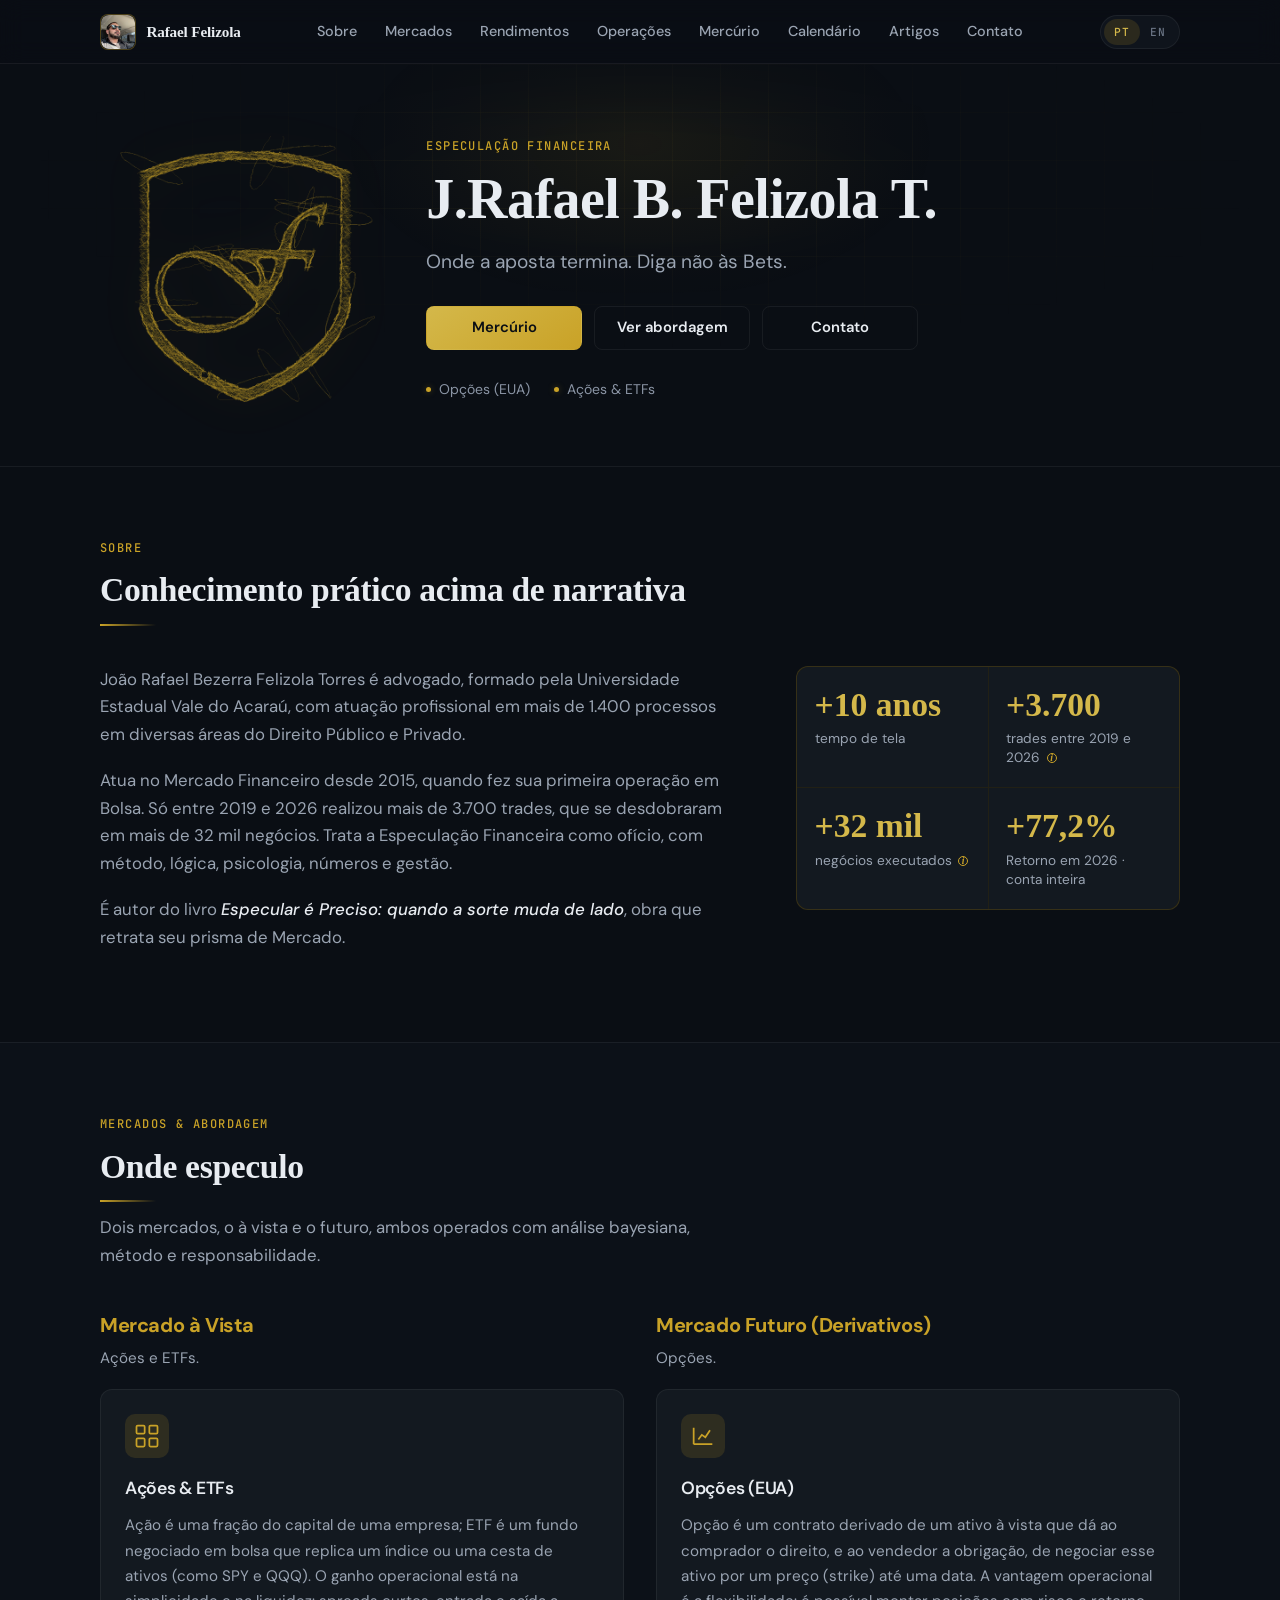
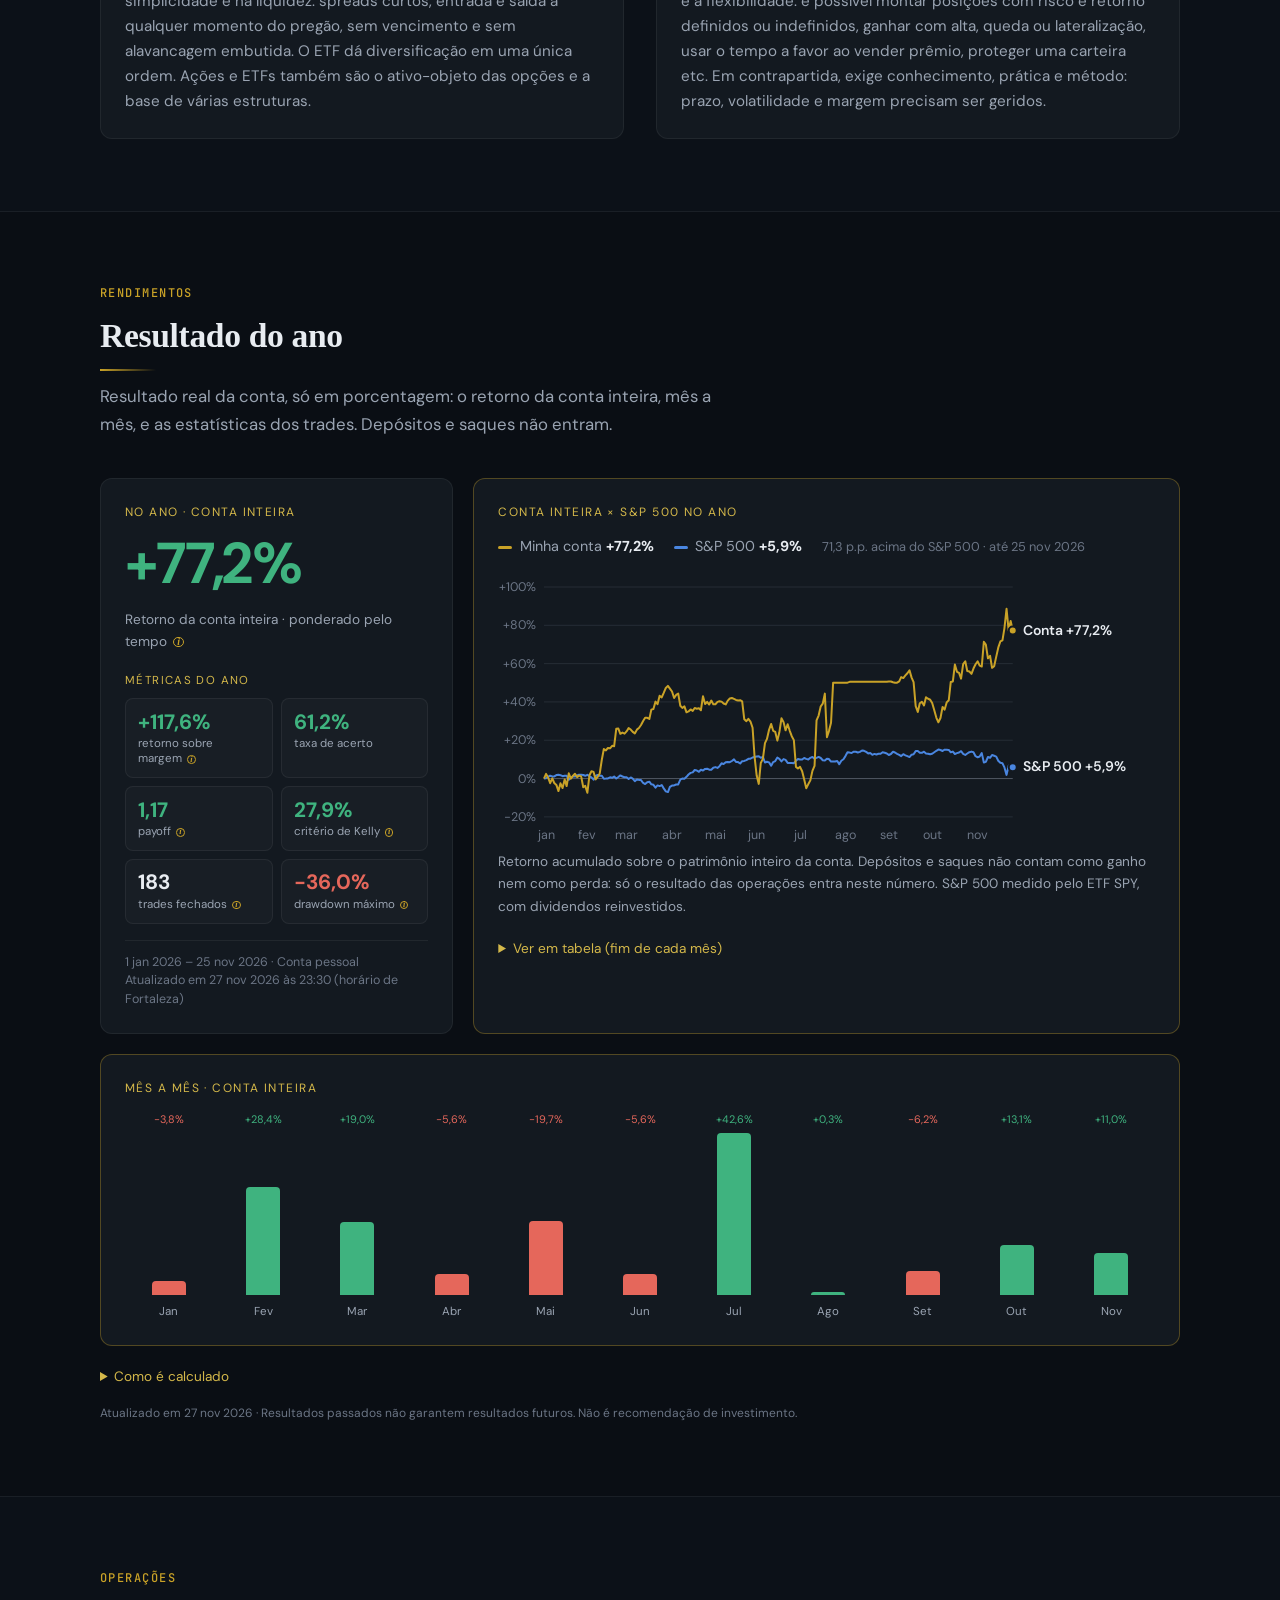
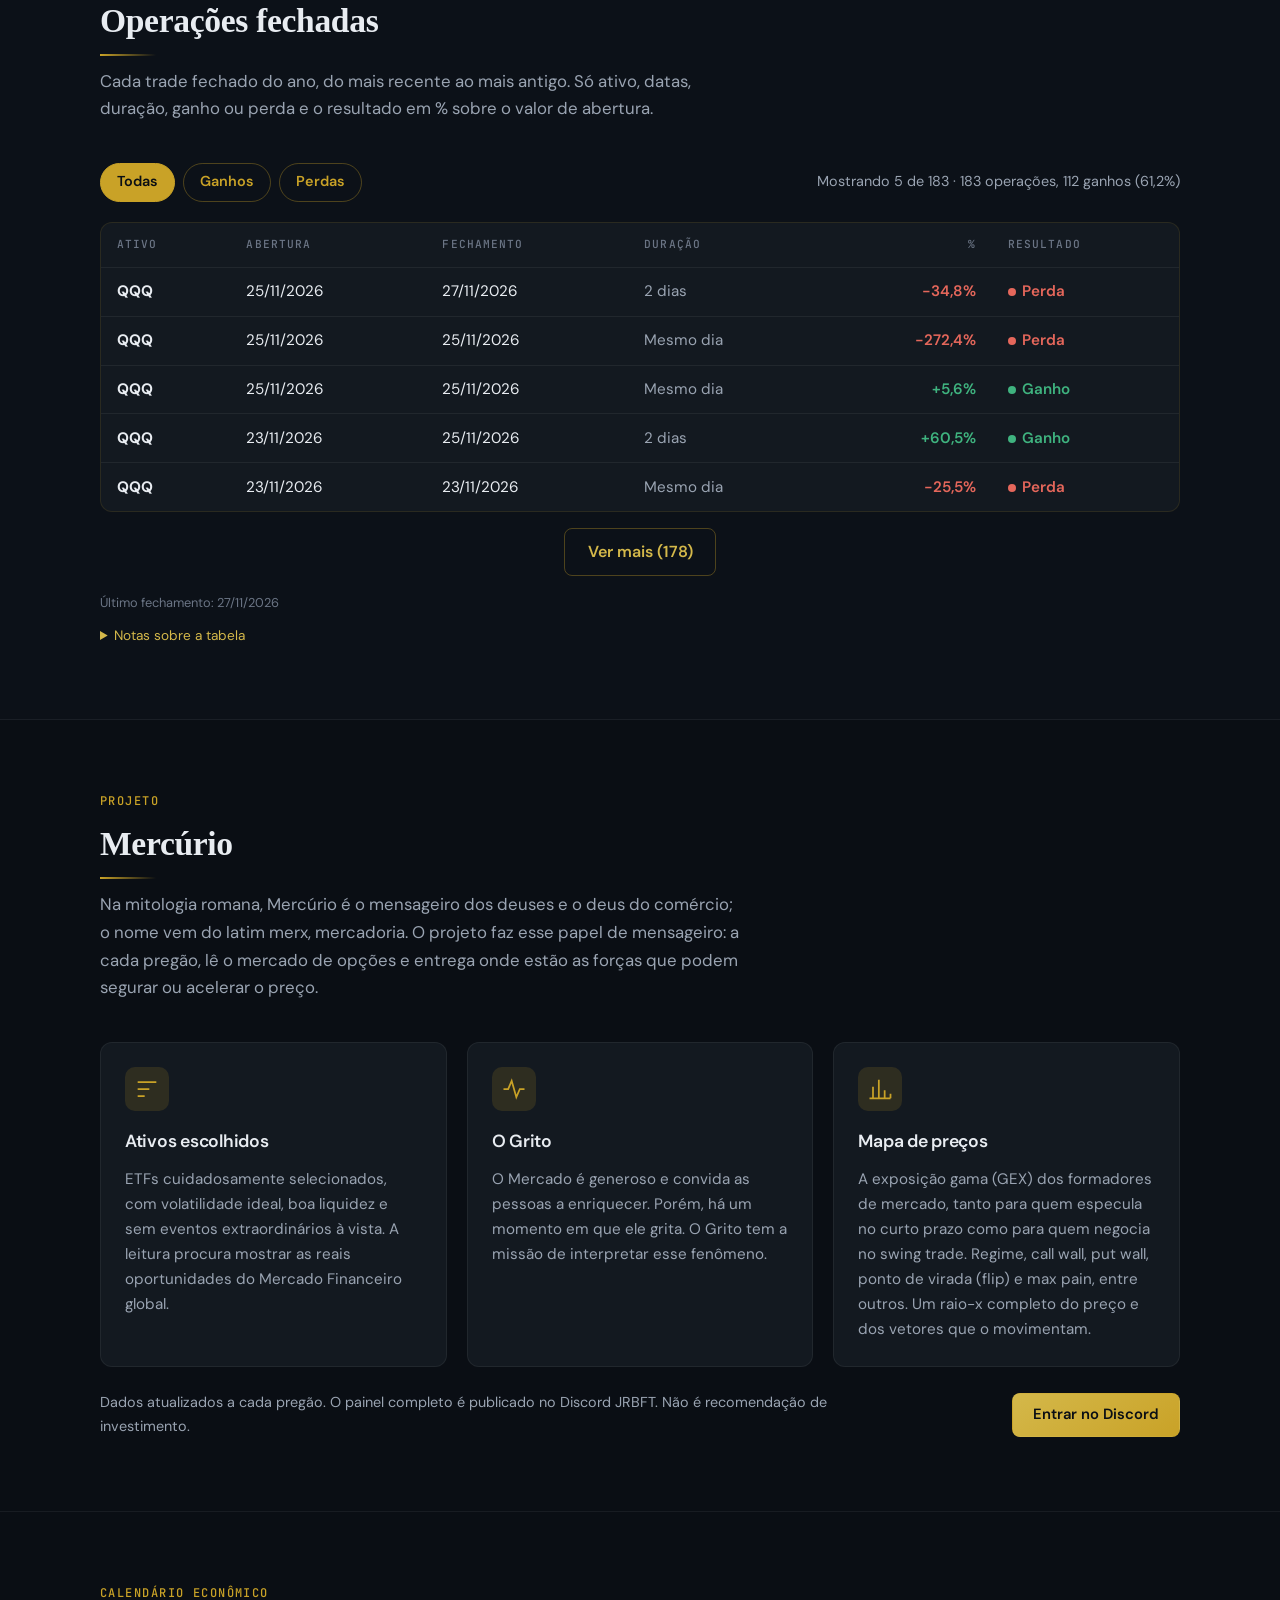
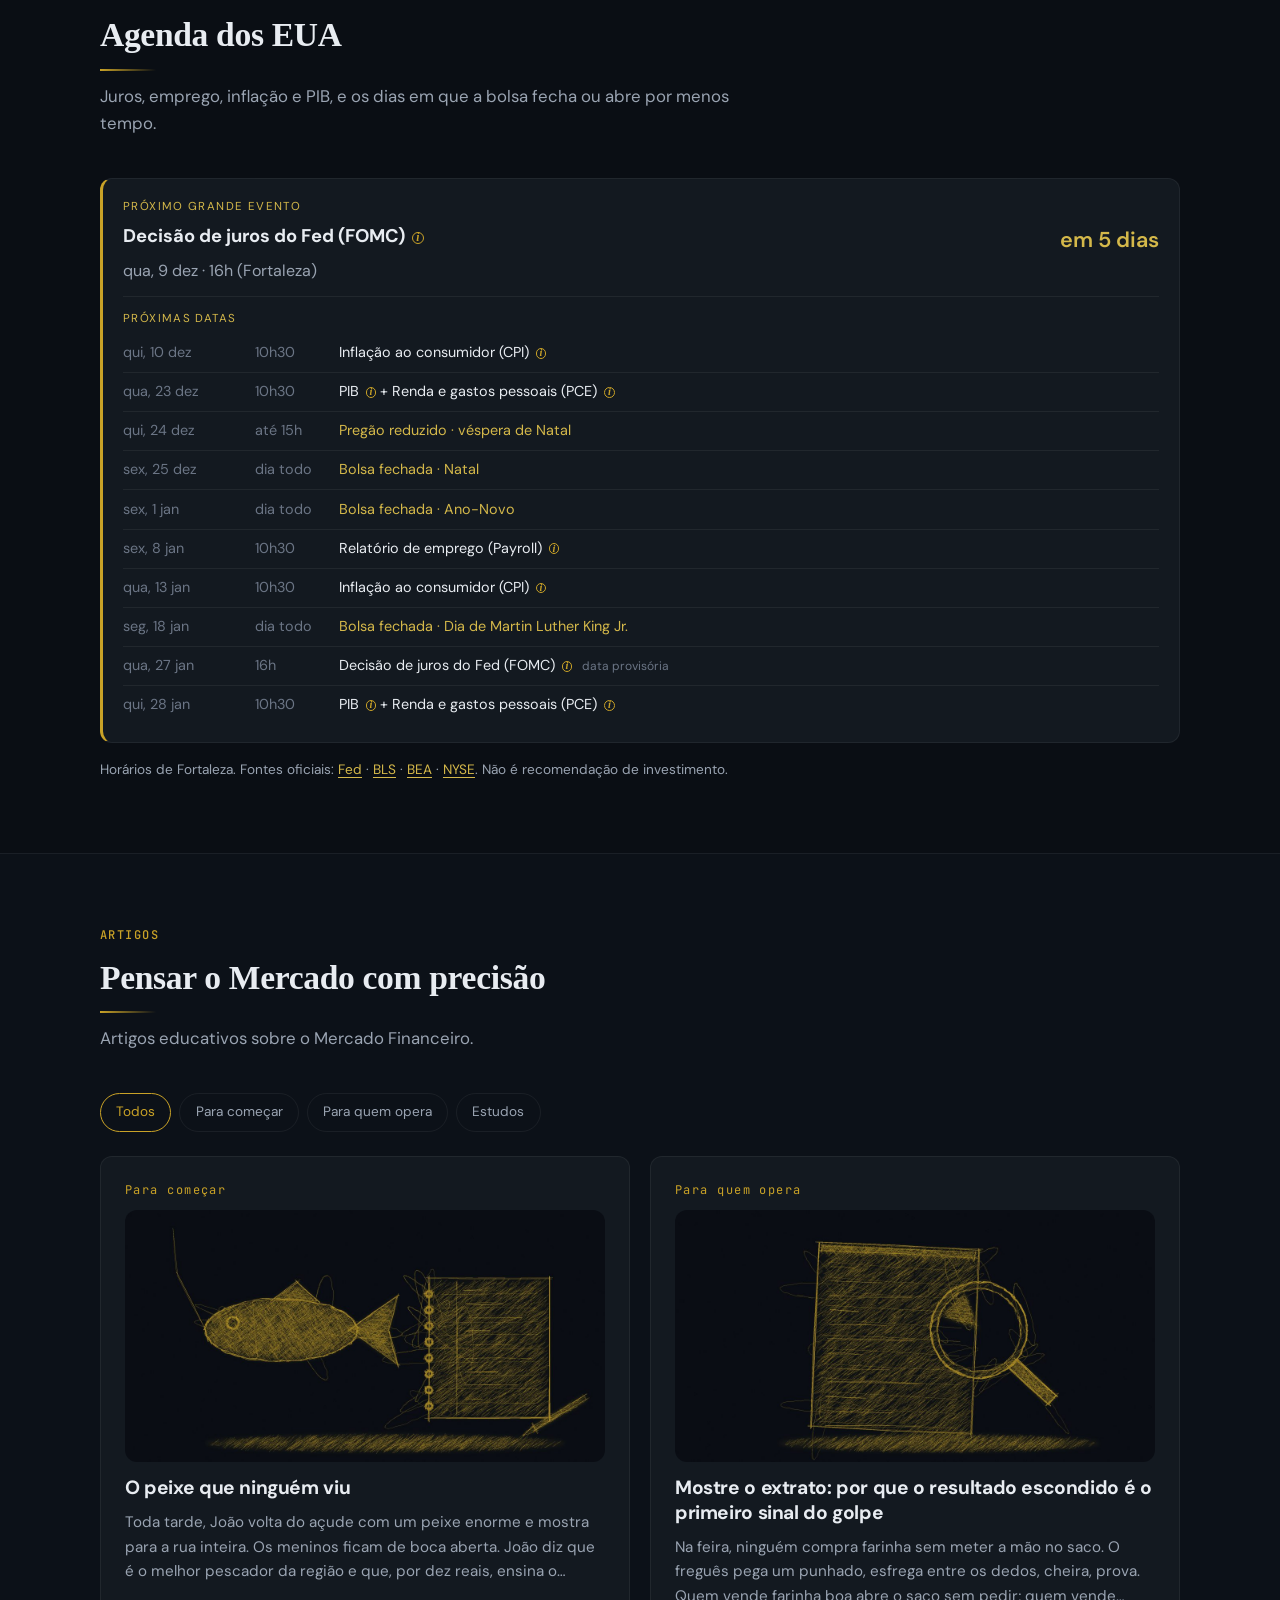
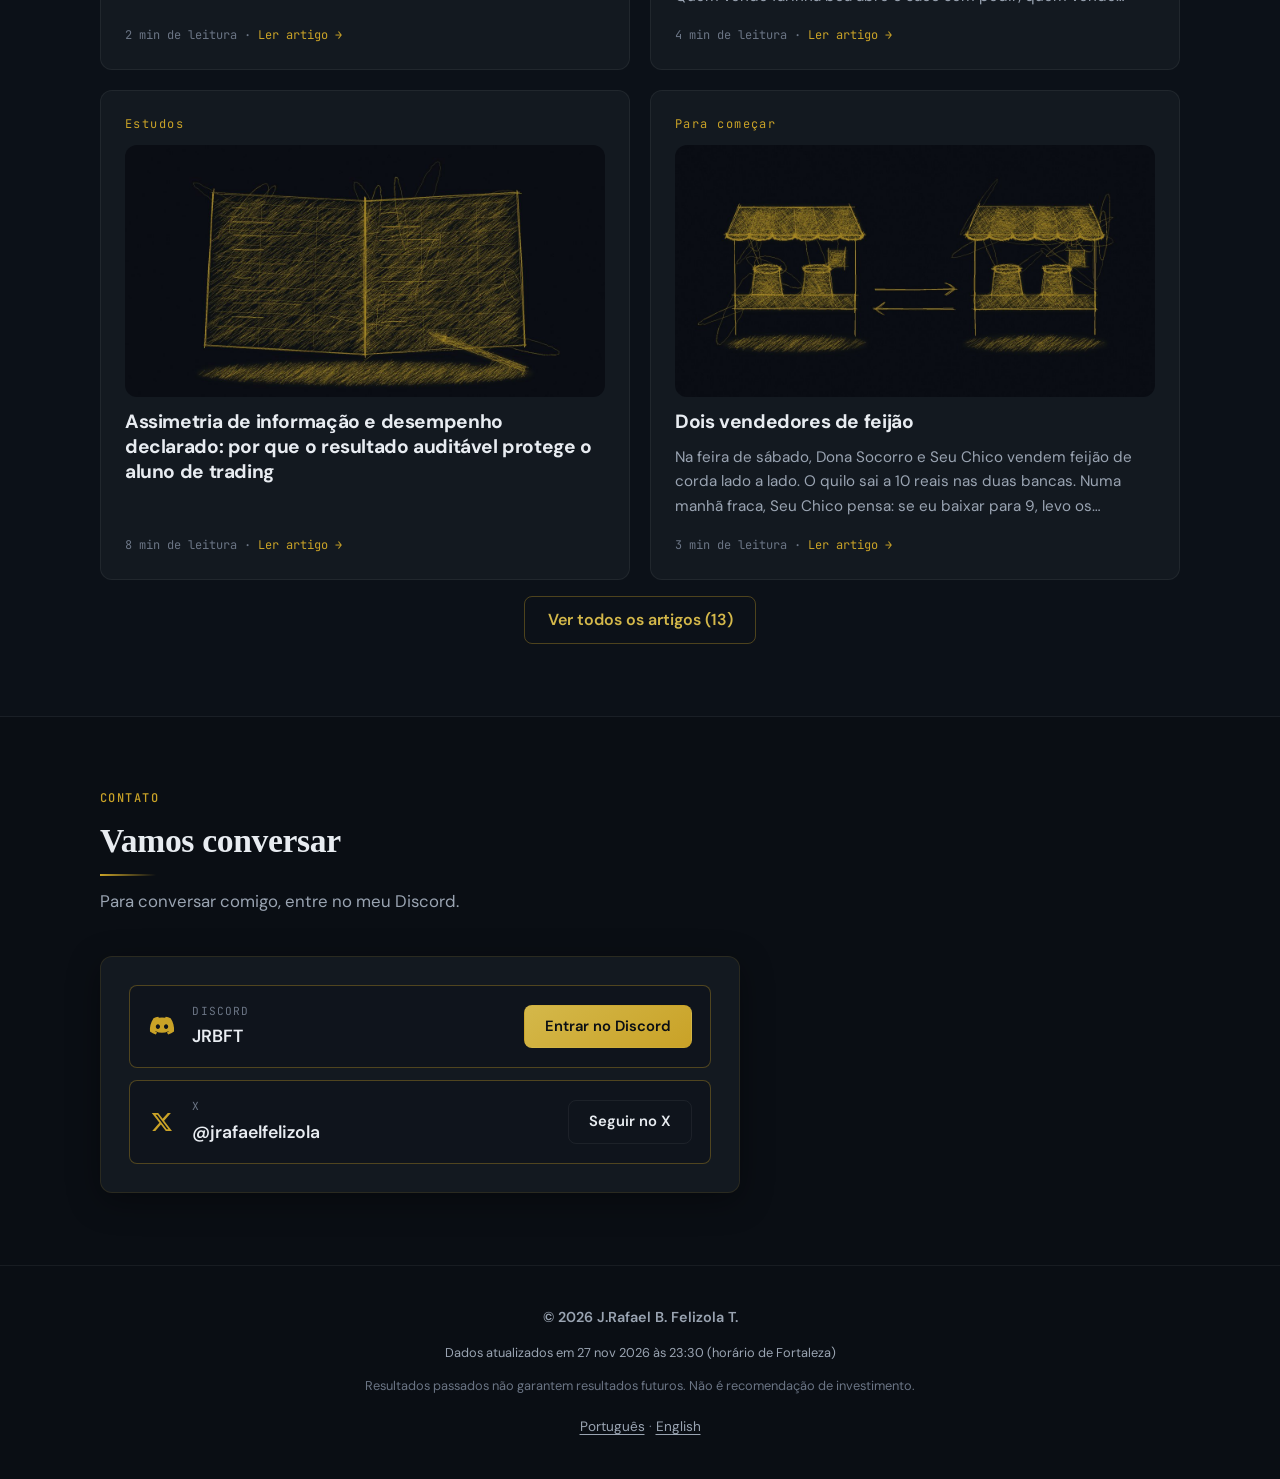
<file: index.html>
<!DOCTYPE html>
<html lang="pt-BR">
<head>
  <meta charset="UTF-8">
  <meta name="viewport" content="width=device-width, initial-scale=1.0">
  <meta name="description" content="J.Rafael B. Felizola T. — especulação com disciplina e responsabilidade em opções, ações & ETFs dos EUA.">
  <meta name="author" content="J.Rafael B. Felizola T.">
  <meta name="theme-color" content="#0a0e14">
  <link rel="canonical" href="https://felizolarafael-bot.github.io/rafael-felizola/">
  <meta property="og:type" content="website">
  <meta property="og:site_name" content="J.Rafael B. Felizola T.">
  <meta property="og:title" content="J.Rafael B. Felizola T. | Onde a aposta termina.">
  <meta property="og:description" content="Especulação com disciplina e responsabilidade em opções, ações &amp; ETFs dos EUA.">
  <meta property="og:url" content="https://felizolarafael-bot.github.io/rafael-felizola/">
  <meta property="og:image" content="https://felizolarafael-bot.github.io/rafael-felizola/assets/img/compartilhar.jpg">
  <meta property="og:image:width" content="1200">
  <meta property="og:image:height" content="630">
  <meta property="og:image:alt" content="J.Rafael B. Felizola T. — Onde a aposta termina.">
  <meta property="og:locale" content="pt_BR">
  <meta name="twitter:card" content="summary_large_image">
  <meta name="twitter:title" content="J.Rafael B. Felizola T. | Onde a aposta termina.">
  <meta name="twitter:description" content="Especulação com disciplina e responsabilidade em opções, ações &amp; ETFs dos EUA.">
  <meta name="twitter:image" content="https://felizolarafael-bot.github.io/rafael-felizola/assets/img/compartilhar.jpg">
  <title>J.Rafael B. Felizola T. | Trader de opções, ações e ETFs dos EUA</title>
  <link rel="preconnect" href="https://fonts.googleapis.com">
  <link rel="preconnect" href="https://fonts.gstatic.com" crossorigin>
  <link href="https://fonts.googleapis.com/css2?family=DM+Sans:ital,opsz,wght@0,9..40,400;0,9..40,500;0,9..40,600;0,9..40,700;1,9..40,400&family=EB+Garamond:ital,wght@0,400;0,500;0,600;0,700;1,400;1,500&family=JetBrains+Mono:wght@400;500&display=swap" rel="stylesheet">
  <link rel="stylesheet" href="assets/css/style.css?v=8c43fc1c1a">
  <link rel="icon" href="assets/img/favicon.ico?v=e6ac0f9904" sizes="any">
  <link rel="icon" type="image/png" sizes="32x32" href="assets/img/favicon-32.png?v=fe10eb4a48">
  <link rel="apple-touch-icon" href="assets/img/apple-touch-icon.png?v=87b5f9a053">
  <script type="application/ld+json">
  {"@context":"https://schema.org","@type":"WebSite","name":"J.Rafael B. Felizola T.","url":"https://felizolarafael-bot.github.io/rafael-felizola/","inLanguage":["pt-BR","en"],"author":{"@type":"Person","name":"J.Rafael B. Felizola T.","url":"https://felizolarafael-bot.github.io/rafael-felizola/","image":"https://felizolarafael-bot.github.io/rafael-felizola/assets/img/foto.jpg","jobTitle":"Trader"}}
  </script>
</head>
<body>
  <a class="skip-link" href="#main" data-i18n="skip">Ir para o conteúdo</a>

  <header class="site-header">
    <div class="container header-inner">
      <a href="#hero" class="logo" aria-label="Rafael Felizola">
        <span class="logo-mark logo-photo"><img src="assets/img/foto.jpg?v=6bd47fc9e8" alt="" width="36" height="36"></span>
        <span class="logo-text">Rafael Felizola</span>
      </a>
      <nav class="nav" aria-label="Principal">
        <ul class="nav-list">
          <li><a href="#about" data-i18n="nav.about">Sobre</a></li>
          <li><a href="#markets" data-i18n="nav.markets">Mercados</a></li>
          <li><a href="#performance" data-i18n="nav.perf">Rendimentos</a></li>
          <li><a href="#trades" data-i18n="nav.trades">Operações</a></li>
          <li><a href="#mercurio" data-i18n="nav.gex">Mercúrio</a></li>
          <li><a href="#calendar" data-i18n="nav.calendar">Calendário</a></li>
          <li><a href="#insights" data-i18n="nav.insights">Artigos</a></li>
          <li><a href="#contact" data-i18n="nav.contact">Contato</a></li>
        </ul>
      </nav>
      <div class="header-actions">
        <div class="lang-switcher" role="group" aria-label="Idioma / Language">
          <button type="button" class="lang-btn is-active" data-lang="pt" aria-pressed="true">PT</button>
          <button type="button" class="lang-btn" data-lang="en" aria-pressed="false">EN</button>
        </div>
        <button type="button" class="menu-toggle" aria-expanded="false" aria-controls="mobile-nav" aria-label="Menu">
          <span class="menu-bar"></span><span class="menu-bar"></span><span class="menu-bar"></span>
        </button>
      </div>
    </div>
    <nav id="mobile-nav" class="mobile-nav" hidden>
      <ul>
        <li><a href="#about" data-i18n="nav.about">Sobre</a></li>
        <li><a href="#markets" data-i18n="nav.markets">Mercados</a></li>
        <li><a href="#performance" data-i18n="nav.perf">Rendimentos</a></li>
        <li><a href="#trades" data-i18n="nav.trades">Operações</a></li>
        <li><a href="#mercurio" data-i18n="nav.gex">Mercúrio</a></li>
        <li><a href="#calendar" data-i18n="nav.calendar">Calendário</a></li>
        <li><a href="#insights" data-i18n="nav.insights">Artigos</a></li>
        <li><a href="#contact" data-i18n="nav.contact">Contato</a></li>
      </ul>
    </nav>
  </header>

  <main id="main">
    <!-- 1. INÍCIO -->
    <section id="hero" class="hero">
      <div class="hero-grid" aria-hidden="true"></div>
      <div class="container hero-inner hero-brand">
        <img class="hero-shield" src="assets/img/brasao.png?v=621fefd717" alt="">
        <div class="hero-text">
        <p class="eyebrow" data-i18n="hero.eyebrow">Especulação financeira</p>
        <h1 class="hero-title">J.Rafael B. Felizola&nbsp;T.</h1>
        <p class="hero-tagline" data-i18n="hero.tagline">Onde a aposta termina. Diga não às Bets.</p>
        <div class="hero-actions">
          <a href="#mercurio" class="btn btn-primary" data-i18n="hero.cta_gex">Mercúrio</a>
          <a href="#markets" class="btn btn-ghost" data-i18n="hero.cta_primary">Ver abordagem</a>
          <a href="#contact" class="btn btn-ghost" data-i18n="hero.cta_secondary">Contato</a>
        </div>
        <ul class="hero-markets" aria-label="Mercados">
          <li><span class="dot"></span><span data-i18n="hero.m1">Opções (EUA)</span></li>
          <li><span class="dot"></span><span data-i18n="hero.m2">Ações &amp; ETFs</span></li>
        </ul>
        </div>
      </div>
    </section>

    <!-- 2. SOBRE -->
    <section id="about" class="section">
      <div class="container">
        <header class="section-header">
          <p class="eyebrow" data-i18n="about.eyebrow">Sobre</p>
          <h2 data-i18n="about.title">Conhecimento prático acima de narrativa</h2>
        </header>
        <div class="about-layout">
        <div class="about-copy">
          <p data-i18n="about.lead">João Rafael Bezerra Felizola Torres é advogado, formado pela Universidade Estadual Vale do Acaraú, com atuação profissional em mais de 1.400 processos em diversas áreas do Direito Público e Privado.</p>
          <p data-i18n="about.p2">Atua no Mercado Financeiro desde 2015, quando fez sua primeira operação em Bolsa. Só entre 2019 e 2026 realizou mais de 3.700 trades, que se desdobraram em mais de 32 mil negócios. Trata a Especulação Financeira como ofício, com método, lógica, psicologia, números e gestão.</p>
          <p data-i18n="about.p3" data-i18n-html>É autor do livro <em>Especular é Preciso: quando a sorte muda de lado</em>, obra que retrata seu prisma de Mercado.</p>
        </div>
        <dl class="about-facts">
          <div><dt id="about-years">+10 anos</dt><dd data-i18n="about.f1">tempo de tela</dd></div>
          <div><dt data-i18n="about.n2">+3.700</dt><dd data-i18n="about.f2" data-i18n-html>trades entre 2019 e 2026 <span class="info" tabindex="0" role="button" aria-label="Trade é a operação completa: a entrada e a saída de uma posição. Uma estratégia de opções com várias pernas conta como um trade só." data-tip="Trade é a operação completa: a entrada e a saída de uma posição. Uma estratégia de opções com várias pernas conta como um trade só.">i</span></dd></div>
          <div><dt data-i18n="about.n3">+32 mil</dt><dd data-i18n="about.f3" data-i18n-html>negócios executados <span class="info" tabindex="0" role="button" aria-label="Negócio é cada execução registrada pela corretora: cada perna, cada abertura, cada fechamento e cada parte de uma ordem executada em lotes. Por isso um trade costuma gerar vários negócios." data-tip="Negócio é cada execução registrada pela corretora: cada perna, cada abertura, cada fechamento e cada parte de uma ordem executada em lotes. Por isso um trade costuma gerar vários negócios.">i</span></dd></div>
          <div><dt id="about-roi">—</dt><dd id="about-roi-l">Retorno no ano · conta inteira</dd></div>
        </dl>
        </div>
      </div>
    </section>

    <!-- 3. MERCADOS -->
    <section id="markets" class="section section-alt">
      <div class="container">
        <header class="section-header">
          <p class="eyebrow" data-i18n="markets.eyebrow">Mercados &amp; abordagem</p>
          <h2 data-i18n="markets.title">Onde especulo</h2>
          <p class="section-lead" data-i18n="markets.lead">Dois mercados, o à vista e o futuro, ambos operados com análise bayesiana, método e responsabilidade.</p>
        </header>
        <div class="market-groups">
          <div class="market-group">
            <h3 class="market-group-title" data-i18n="markets.spot_title">Mercado à Vista</h3>
            <p class="market-group-lead" data-i18n="markets.spot_lead">Ações e ETFs.</p>
            <div class="cards market-cards">
              <article class="card">
                <div class="card-icon" aria-hidden="true">
                  <svg width="28" height="28" viewBox="0 0 24 24" fill="none" stroke="currentColor" stroke-width="1.5"><rect x="3" y="3" width="7" height="7" rx="1"/><rect x="14" y="3" width="7" height="7" rx="1"/><rect x="3" y="14" width="7" height="7" rx="1"/><rect x="14" y="14" width="7" height="7" rx="1"/></svg>
                </div>
                <h3 data-i18n="markets.eq_title">Ações &amp; ETFs</h3>
                <p data-i18n="markets.eq_body">Ação é uma fração do capital de uma empresa; ETF é um fundo negociado em bolsa que replica um índice ou uma cesta de ativos (como SPY e QQQ). O ganho operacional está na simplicidade e na liquidez: spreads curtos, entrada e saída a qualquer momento do pregão, sem vencimento e sem alavancagem embutida. O ETF dá diversificação em uma única ordem. Ações e ETFs também são o ativo-objeto das opções e a base de várias estruturas.</p>
              </article>
            </div>
          </div>
          <div class="market-group">
            <h3 class="market-group-title" data-i18n="markets.deriv_title">Mercado Futuro (Derivativos)</h3>
            <p class="market-group-lead" data-i18n="markets.deriv_lead">Opções.</p>
            <div class="cards market-cards">
              <article class="card">
                <div class="card-icon" aria-hidden="true">
                  <svg width="28" height="28" viewBox="0 0 24 24" fill="none" stroke="currentColor" stroke-width="1.5"><path d="M4 19V5M4 19h16M8 15l3-4 3 2 4-6"/></svg>
                </div>
                <h3 data-i18n="markets.opt_title">Opções (EUA)</h3>
                <p data-i18n="markets.opt_body">Opção é um contrato derivado de um ativo à vista que dá ao comprador o direito, e ao vendedor a obrigação, de negociar esse ativo por um preço (strike) até uma data. A vantagem operacional é a flexibilidade: é possível montar posições com risco e retorno definidos ou indefinidos, ganhar com alta, queda ou lateralização, usar o tempo a favor ao vender prêmio, proteger uma carteira etc. Em contrapartida, exige conhecimento, prática e método: prazo, volatilidade e margem precisam ser geridos.</p>
              </article>
            </div>
          </div>
        </div>
      </div>
    </section>

    <!-- 4. RENDIMENTOS (dados: data/performance.json, gerado pelo TT Journal) -->
    <section id="performance" class="section">
      <div class="container">
        <header class="section-header">
          <p class="eyebrow" data-i18n="perf.eyebrow">Rendimentos</p>
          <h2 data-i18n="perf.title">Resultado do ano</h2>
          <p class="section-lead" data-i18n="perf.lead">Resultado real da conta, só em porcentagem: o retorno da conta inteira, mês a mês, e as estatísticas dos trades. Depósitos e saques não entram.</p>
        </header>
        <div id="perf-root" class="perf">
          <p class="perf-empty" data-i18n="perf.loading">Carregando dados…</p>
        </div>
      </div>
    </section>

    <!-- 5. OPERAÇÕES FECHADAS (dados: data/trades-fechados.json, gerado pelo TT Journal; sem valores em dólar) -->
    <section id="trades" class="section section-alt">
      <div class="container">
        <header class="section-header">
          <p class="eyebrow" data-i18n="tr.eyebrow">Operações</p>
          <h2 data-i18n="tr.title">Operações fechadas</h2>
          <p class="section-lead" data-i18n="tr.lead">Cada trade fechado do ano, do mais recente ao mais antigo. Só ativo, datas, duração, ganho ou perda e o resultado em % sobre o valor de abertura.</p>
        </header>
        <div id="tr-root" class="tr">
          <p class="perf-empty" data-i18n="perf.loading">Carregando dados…</p>
        </div>
      </div>
    </section>

    <!-- 6. MERCÚRIO (descrição do projeto; o painel em si vai ao Discord JRBFT) -->
    <section id="mercurio" class="section">
      <div class="container">
        <header class="section-header">
          <p class="eyebrow" data-i18n="merc.eyebrow">Projeto</p>
          <h2 data-i18n="merc.title">Mercúrio</h2>
          <p class="section-lead" data-i18n="merc.lead">Na mitologia romana, Mercúrio é o mensageiro dos deuses e o deus do comércio; o nome vem do latim merx, mercadoria. O projeto faz esse papel de mensageiro: a cada pregão, lê o mercado de opções e entrega onde estão as forças que podem segurar ou acelerar o preço.</p>
        </header>
        <div class="cards merc-cards">
          <article class="card">
            <div class="card-icon" aria-hidden="true"><svg width="28" height="28" viewBox="0 0 24 24" fill="none" stroke="currentColor" stroke-width="1.5"><path d="M4 6h16M4 12h10M4 18h6"/></svg></div>
            <h3 data-i18n="merc.c1_title">Ativos escolhidos</h3>
            <p data-i18n="merc.c1_body" data-i18n-html>ETFs cuidadosamente selecionados, com volatilidade ideal, boa liquidez e sem eventos extraordinários à vista. A leitura procura mostrar as reais oportunidades do Mercado Financeiro global.</p>
          </article>
          <article class="card">
            <div class="card-icon" aria-hidden="true"><svg width="28" height="28" viewBox="0 0 24 24" fill="none" stroke="currentColor" stroke-width="1.5"><path d="M3 12h4l3-7 4 14 3-7h4"/></svg></div>
            <h3 data-i18n="merc.c2_title">O Grito</h3>
            <p data-i18n="merc.c2_body">O Mercado é generoso e convida as pessoas a enriquecer. Porém, há um momento em que ele grita. O Grito tem a missão de interpretar esse fenômeno.</p>
          </article>
          <article class="card">
            <div class="card-icon" aria-hidden="true"><svg width="28" height="28" viewBox="0 0 24 24" fill="none" stroke="currentColor" stroke-width="1.5"><path d="M3 20h18M6 20V10M11 20V4M16 20v-7M21 20v-4"/></svg></div>
            <h3 data-i18n="merc.c3_title">Mapa de preços</h3>
            <p data-i18n="merc.c3_body">A exposição gama (GEX) dos formadores de mercado, tanto para quem especula no curto prazo como para quem negocia no swing trade. Regime, call wall, put wall, ponto de virada (flip) e max pain, entre outros. Um raio-x completo do preço e dos vetores que o movimentam.</p>
          </article>
        </div>
        <div class="merc-foot">
          <p data-i18n="merc.foot">Dados atualizados a cada pregão. O painel completo é publicado no Discord JRBFT. Não é recomendação de investimento.</p>
          <a class="btn btn-primary" href="https://discord.gg/CA5g3wtX7" target="_blank" rel="noopener noreferrer" data-i18n="contact.dc_btn">Entrar no Discord</a>
        </div>
      </div>
    </section>

    <!-- 6b. CALENDARIO ECONOMICO DOS EUA (datas das agendas oficiais em data/agenda-eua.json; horarios de Fortaleza) -->
    <section id="calendar" class="section cal-section">
      <div class="container">
        <header class="section-header">
          <p class="eyebrow" data-i18n="cal.eyebrow">Calendário econômico</p>
          <h2 data-i18n="cal.title">Agenda dos EUA</h2>
          <p class="section-lead" data-i18n="cal.lead">Juros, emprego, inflação e PIB, e os dias em que a bolsa fecha ou abre por menos tempo.</p>
        </header>
        <div id="cal-next" class="cal-next" aria-live="polite" hidden></div>
        <p class="cal-src"><span data-i18n="cal.src">Horários de Fortaleza. Fontes oficiais:</span>
          <a href="https://www.federalreserve.gov/monetarypolicy/fomccalendars.htm" target="_blank" rel="noopener">Fed</a> ·
          <a href="https://www.bls.gov/schedule/" target="_blank" rel="noopener">BLS</a> ·
          <a href="https://www.bea.gov/news/schedule" target="_blank" rel="noopener">BEA</a> ·
          <a href="https://www.nyse.com/trade/hours-calendars" target="_blank" rel="noopener">NYSE</a>.
          <span data-i18n="cal.note">Não é recomendação de investimento.</span></p>
      </div>
    </section>

    <!-- 5. INSIGHTS -->
    <section id="insights" class="section section-alt">
      <div class="container">
        <header class="section-header">
          <p class="eyebrow" data-i18n="insights.eyebrow">Artigos</p>
          <h2 data-i18n="insights.title">Pensar o mercado com precisão</h2>
          <p class="section-lead" data-i18n="insights.lead">Artigos educativos sobre o Mercado Financeiro.</p>
        </header>
        <div id="ins-root" class="ins"></div>
      </div>
    </section>

    <!-- 6. CONTATO (e-mail provisório) -->
    <section id="contact" class="section">
      <div class="container contact-inner">
        <header class="section-header">
          <p class="eyebrow" data-i18n="contact.eyebrow">Contato</p>
          <h2 data-i18n="contact.title">Vamos conversar</h2>
          <p class="section-lead" data-i18n="contact.lead">Para conversar comigo, entre no meu Discord.</p>
        </header>
        <div class="contact-card">
          <div class="contact-discord">
            <svg class="contact-dc-icon" viewBox="0 0 24 24" width="28" height="28" aria-hidden="true"><path fill="currentColor" d="M19.3 5.3A16.6 16.6 0 0 0 15.2 4l-.5 1a15.4 15.4 0 0 0-5.4 0l-.5-1a16.6 16.6 0 0 0-4.1 1.3C2.1 9.2 1.4 13 1.7 16.7a16.7 16.7 0 0 0 5 2.5l1.1-1.7a10.8 10.8 0 0 1-1.7-.8l.4-.3a11.9 11.9 0 0 0 11 0l.4.3c-.5.3-1.1.6-1.7.8l1.1 1.7a16.6 16.6 0 0 0 5-2.5c.4-4.3-.7-8-2.9-11.4ZM8.5 14.5c-1 0-1.8-.9-1.8-2s.8-2 1.8-2 1.8.9 1.8 2-.8 2-1.8 2Zm7 0c-1 0-1.8-.9-1.8-2s.8-2 1.8-2 1.8.9 1.8 2-.8 2-1.8 2Z"/></svg>
            <div class="contact-dc-text">
              <span class="contact-label" data-i18n="contact.dc_label">Discord</span>
              <span class="contact-dc-name">JRBFT</span>
            </div>
            <a class="btn btn-primary contact-dc-btn" href="https://discord.gg/CA5g3wtX7" target="_blank" rel="noopener noreferrer" data-i18n="contact.dc_btn">Entrar no Discord</a>
          </div>
          <div class="contact-discord contact-x">
            <svg class="contact-dc-icon" viewBox="-2 -2 28 28" width="28" height="28" aria-hidden="true"><path fill="currentColor" d="M17.8 3h3.1l-6.8 7.7L22 21h-6.2l-4.9-6.4L5.3 21H2.2l7.2-8.3L1.8 3h6.4l4.4 5.8L17.8 3Zm-1.1 16.2h1.7L7.4 4.7H5.6l11.1 14.5Z"/></svg>
            <div class="contact-dc-text">
              <span class="contact-label" data-i18n="contact.x_label">X</span>
              <span class="contact-dc-name">@jrafaelfelizola</span>
            </div>
            <a class="btn btn-ghost contact-dc-btn" href="https://x.com/jrafaelfelizola" target="_blank" rel="noopener noreferrer" data-i18n="contact.x_btn">Seguir no X</a>
          </div>
        </div>
      </div>
    </section>
  </main>

  <footer class="site-footer">
    <div class="container footer-inner">
      <p class="footer-brand">© <span id="year"></span> J.Rafael B. Felizola T.</p>
      <p class="footer-updated" id="site-updated" hidden></p>
      <p class="footer-disclaimer" data-i18n="footer.disclaimer">Resultados passados não garantem resultados futuros. Não é recomendação de investimento.</p>
      <p class="footer-lang">
        <button type="button" class="lang-btn-text" data-lang="pt">Português</button>
        <span aria-hidden="true">·</span>
        <button type="button" class="lang-btn-text" data-lang="en">English</button>
      </p>
    </div>
  </footer>

  <script src="assets/js/main.js?v=f2314a11de"></script>
  <script src="assets/js/performance.js?v=08fd73a14f"></script>
  <script src="assets/js/benchmark.js?v=2680a35078"></script>
  <script src="assets/js/trades.js?v=4a24140e8b"></script>
  <script src="assets/js/insights.js?v=86a1d15ead"></script>
  <script src="assets/js/calendario.js?v=82afa8d79d"></script>
  <script data-goatcounter="https://felizola.goatcounter.com/count" async src="//gc.zgo.at/count.js"></script>
</body>
</html>
</file>
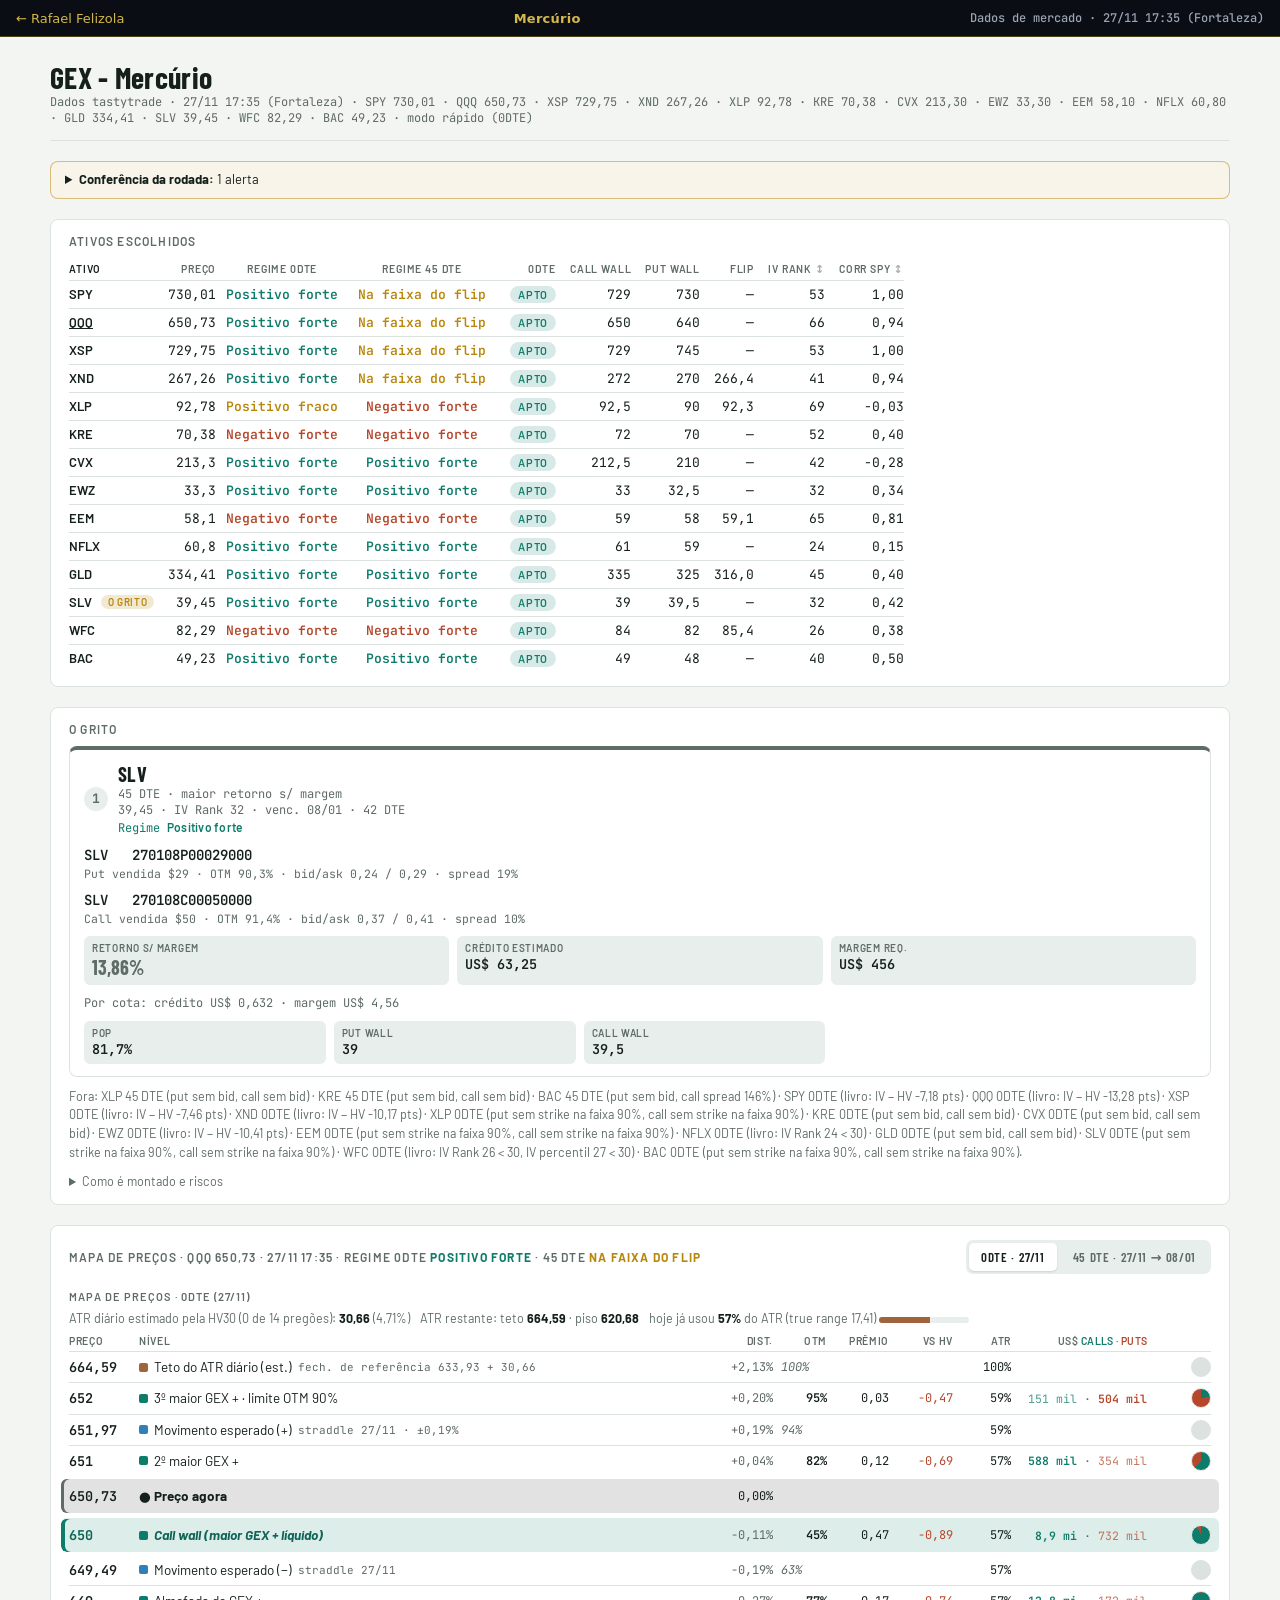
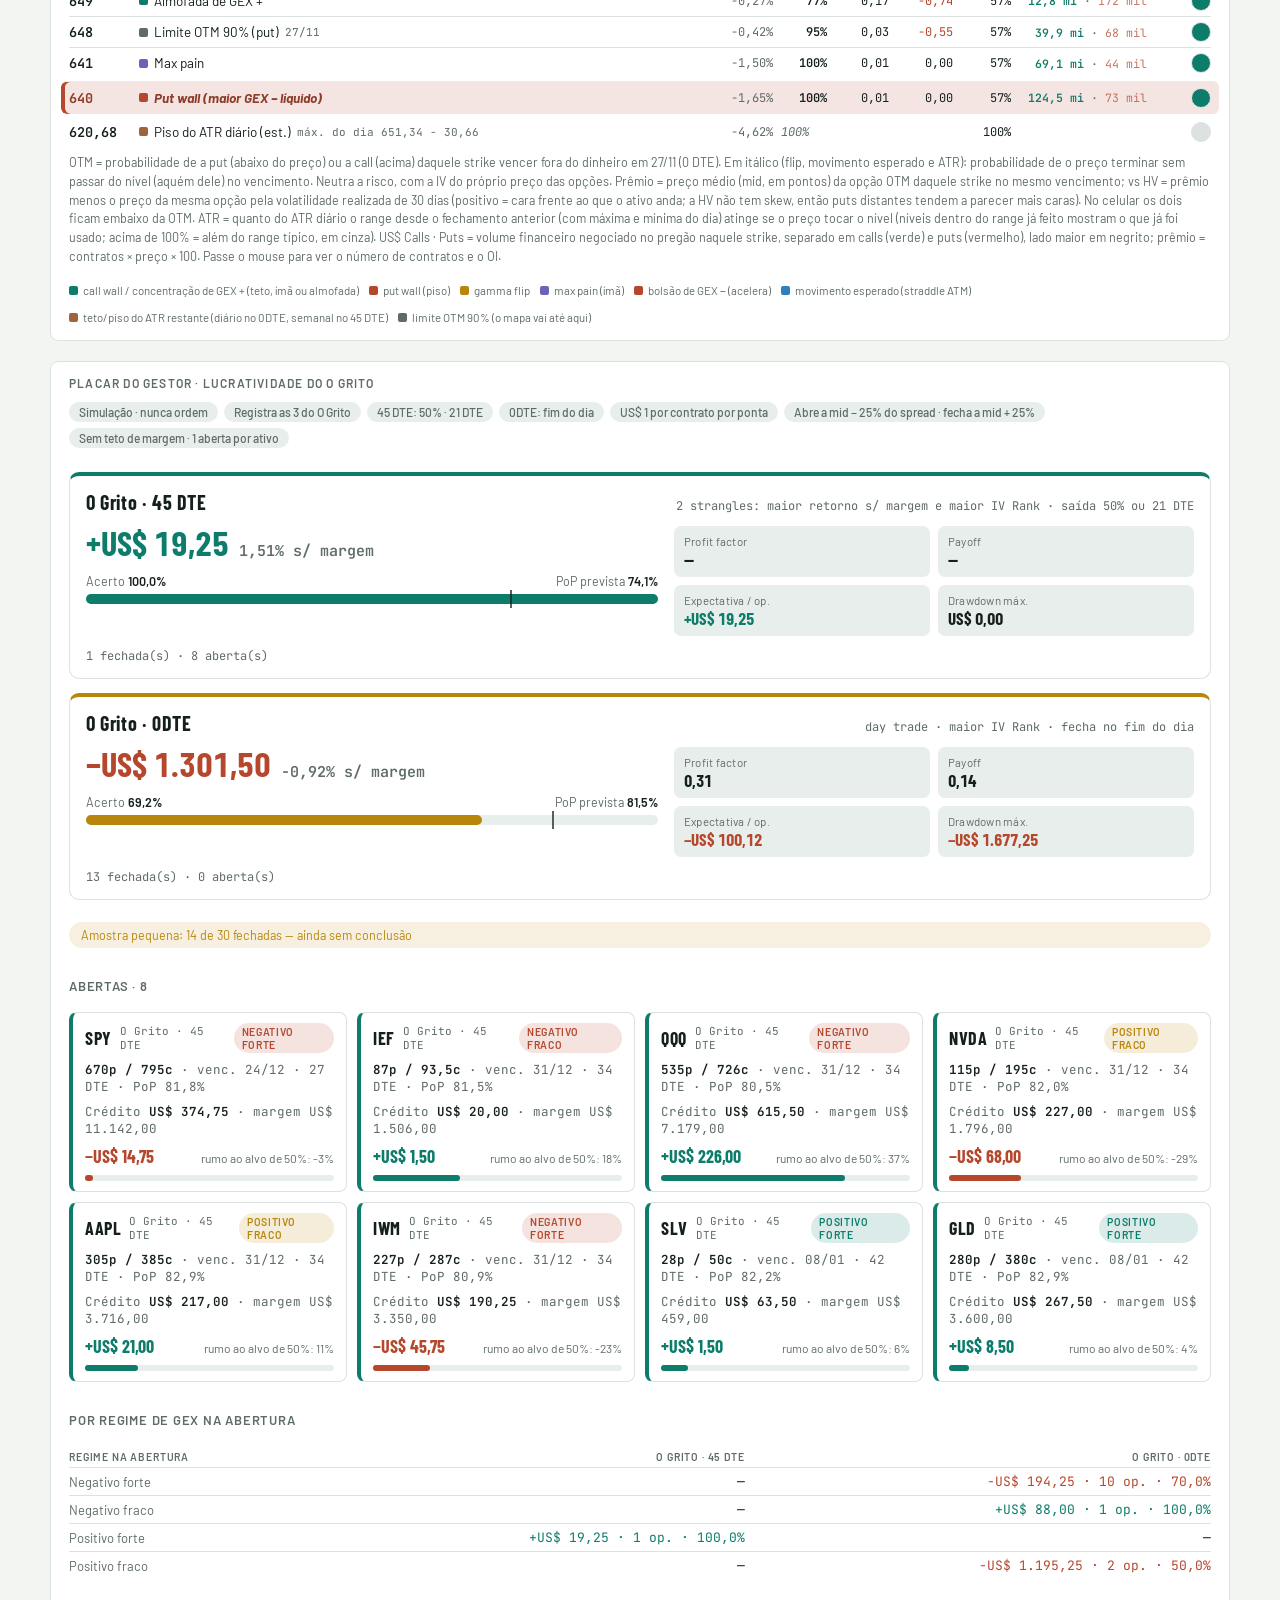
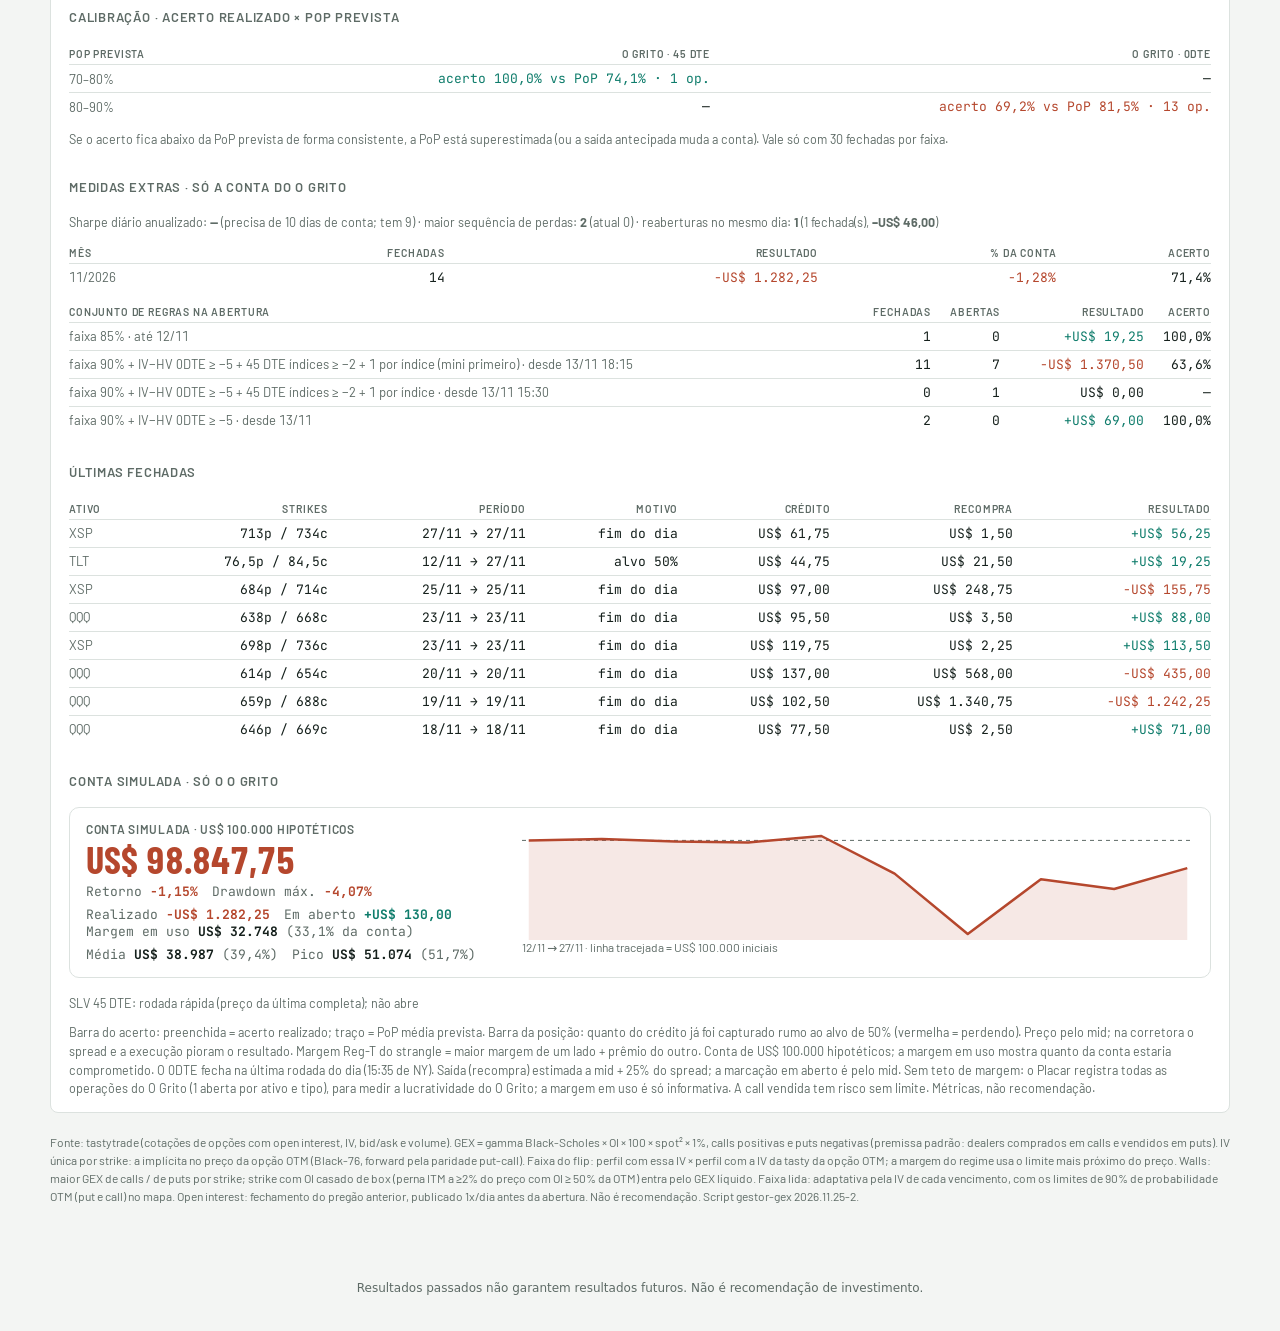
<file: m/b5197432b58d/index.html>
<!doctype html><html><head><meta charset=utf8><meta name=viewport content="width=device-width,initial-scale=1,viewport-fit=cover"><style>:root{color-scheme:light;box-sizing:border-box;padding-top:env(safe-area-inset-top,0px);padding-bottom:env(safe-area-inset-bottom,0px)}html{scroll-padding-top:env(safe-area-inset-top,0px)}body{margin:0;padding:0;font:14px -apple-system,BlinkMacSystemFont,sans-serif;background:#faf9f5;color:#141413}img{max-width:100%}[hidden]:not([hidden=until-found i]){display:none!important}

/* harmonia 2026-10-09 */
:root{--gap-b:16px;--pad-b:14px 18px;--ctl-h:36px}
.read{gap:var(--gap-b)}
.regime,.vol{padding:var(--pad-b)}
.vol{gap:12px}
.read h2,.vol h2{font:600 12px/1.3 var(--sans);letter-spacing:.1em;text-transform:uppercase;color:var(--muted);margin:0}
.sub{font:600 12px/1.3 var(--sans);letter-spacing:.1em;text-transform:uppercase;color:var(--muted);margin:0 0 8px}
.scenwrap,.mapwrap{margin:0}
.dt.ivt{width:auto;min-width:min(100%,460px)}
.dt.ivt th,.dt.ivt td{text-align:right;padding-left:14px}
.dt.ivt th:first-child,.dt.ivt td:first-child{text-align:left;padding-left:0;font-weight:600;color:var(--ink)}
header{align-items:center}
.tabs{align-items:center;align-self:center}
.tabs button{box-sizing:border-box;height:var(--ctl-h);padding-top:0;padding-bottom:0;display:inline-flex;align-items:center}

/* site: barra e aviso (site_pagina.py) */
.site-bar{display:flex;justify-content:space-between;align-items:center;gap:12px;flex-wrap:wrap;padding:10px 16px;background:#0a0e14;color:#e8ecf1;font:500 13px "DM Sans",system-ui,sans-serif;border-bottom:1px solid rgba(201,162,39,.35)}
.site-bar a{color:#d4b84a;text-decoration:none}.site-bar a:hover{color:#e8c547}
.site-bar b{color:#d4b84a;font-weight:600;letter-spacing:.02em}
.site-bar .mstamp{color:#9aa4b2;font-family:"JetBrains Mono",ui-monospace,monospace;font-size:12px}
.site-disc{margin:28px auto 36px;padding:0 16px;max-width:760px;text-align:center;font:400 12px "DM Sans",system-ui,sans-serif;color:var(--muted)}
</style></head><body>
<div class="site-bar"><a href="../../">← Rafael Felizola</a><b>Mercúrio</b><span class="mstamp" id="mc-stamp"></span></div>
<meta name="robots" content="noindex, nofollow">
<title>Mercúrio · GEX</title>
<link rel="preconnect" href="https://fonts.googleapis.com">
<link rel="stylesheet" href="https://fonts.googleapis.com/css2?family=Barlow:wght@400;500;600;700&family=Barlow+Condensed:wght@600;700&family=JetBrains+Mono:wght@400;600&display=swap">
<style>
:root{
  --bg:#F3F5F3; --panel:#FFFFFF; --ink:#15201C; --muted:#5E6B66; --line:#DCE2DF;
  --pos:#0E7C6B; --neg:#B5472D; --flip:#B8860B; --spot:#15201C; --chip:#E8EEEB;
  --sans:"Barlow",system-ui,-apple-system,"Segoe UI",sans-serif;
  --cond:"Barlow Condensed","Arial Narrow",system-ui,sans-serif;
  --mono:"JetBrains Mono",ui-monospace,Menlo,Consolas,monospace;
}
@media (prefers-color-scheme:dark){
  :root:not([data-theme="light"]){color-scheme:dark;
    --bg:#0E1412; --panel:#151D1A; --ink:#E4ECE8; --muted:#90A09A; --line:#26312D;
    --pos:#35B59E; --neg:#E0765A; --flip:#E0B040; --spot:#E4ECE8; --chip:#1D2824;}
}
:root[data-theme="dark"]{color-scheme:dark;
  --bg:#0E1412; --panel:#151D1A; --ink:#E4ECE8; --muted:#90A09A; --line:#26312D;
  --pos:#35B59E; --neg:#E0765A; --flip:#E0B040; --spot:#E4ECE8; --chip:#1D2824;}
body{background:var(--bg);color:var(--ink);font:15px/1.5 var(--sans)}
.wrap{max-width:1180px;margin:0 auto;padding:24px 16px 48px;display:flex;flex-direction:column;gap:20px}
header{display:flex;flex-wrap:wrap;justify-content:space-between;align-items:flex-end;gap:12px;border-bottom:1px solid var(--line);padding-bottom:14px}
h1{font:700 30px/1.1 var(--cond);letter-spacing:.01em;margin:0;text-wrap:balance}
.stamp{font:12px var(--mono);color:var(--muted)}
.tabs{display:flex;flex-wrap:wrap;gap:6px}   /* 2026.10.25-1: abas quebram linha no celular */
.tabs button{font:600 14px var(--cond);letter-spacing:.06em;padding:8px 18px;border:1px solid var(--line);background:var(--panel);color:var(--ink);border-radius:6px;cursor:pointer}
.tabs button[aria-selected="true"]{background:var(--ink);color:var(--bg);border-color:var(--ink)}
.tabs button.sob{border-style:dashed;color:var(--muted)}
.tabs button:focus-visible{outline:2px solid var(--pos);outline-offset:2px}
.read{background:var(--panel);border:1px solid var(--line);border-radius:8px;padding:14px 18px}
.read h2{font:600 12px var(--sans);letter-spacing:.1em;text-transform:uppercase;color:var(--muted);margin:0 0 6px}
.read{display:flex;flex-direction:column;gap:16px}
.read h2{margin:0}
.regime{display:grid;grid-template-columns:auto 1fr;gap:6px 18px;align-items:center;padding:14px 16px;border-radius:8px;background:color-mix(in srgb,var(--c) 12%,var(--panel));border:1px solid color-mix(in srgb,var(--c) 45%,transparent)}
.regime.pos{--c:var(--pos)} .regime.neg{--c:var(--neg)} .regime.warn{--c:var(--flip)}
.regime .rl{font:600 11px var(--sans);letter-spacing:.1em;text-transform:uppercase;color:var(--muted);grid-column:1/-1}
.regime .rv{font:700 28px/1.05 var(--cond);color:var(--c);letter-spacing:.02em}
.regime .rt{font-size:13.5px;display:grid;gap:2px}
@media (max-width:600px){.regime{grid-template-columns:1fr}}
.rhead{display:flex;flex-wrap:wrap;justify-content:space-between;align-items:center;gap:10px}
.subtabs{display:flex;gap:4px;background:var(--chip);padding:3px;border-radius:7px}
.subtabs button{font:600 13px var(--cond);letter-spacing:.05em;padding:6px 12px;border:0;border-radius:5px;background:transparent;color:var(--muted);cursor:pointer}
.subtabs button[aria-selected="true"]{background:var(--panel);color:var(--ink);box-shadow:0 1px 2px rgba(0,0,0,.12)}
.subtabs button:focus-visible{outline:2px solid var(--pos);outline-offset:1px}
.tiles{display:grid;grid-template-columns:repeat(auto-fit,minmax(min(100%,230px),1fr));gap:10px}
.tile{border-radius:8px;padding:12px 14px;background:var(--chip);border-left:4px solid var(--c);display:flex;flex-direction:column;gap:2px}
.tile.pos{--c:var(--pos)} .tile.neg{--c:var(--neg)} .tile.warn{--c:var(--flip)} .tile.neu{--c:var(--muted)}
.vol{background:var(--panel);border:1px solid var(--line);border-radius:8px;padding:14px 18px;display:flex;flex-direction:column;gap:14px}
.vol h2{font:600 12px var(--sans);letter-spacing:.1em;text-transform:uppercase;color:var(--muted);margin:0}
.vol .note{font-size:12.5px;color:var(--muted);margin:0}
.vol .ts svg{width:100%;height:auto;display:block}
.tile .h{font:600 11px var(--sans);letter-spacing:.09em;text-transform:uppercase;color:var(--muted)}
.tile .v{font:700 22px/1.15 var(--cond);color:var(--c)}
.tile .s{font:600 13px var(--sans)}
.tile .d{font-size:13px;color:var(--muted)}
.two{display:grid;grid-template-columns:repeat(auto-fit,minmax(min(100%,340px),1fr));gap:16px;align-items:start}
@media (min-width:900px){.two{grid-template-columns:minmax(0,1.9fr) minmax(0,1fr)}}
.sub{font:600 11px var(--sans);letter-spacing:.09em;text-transform:uppercase;color:var(--muted);margin:0 0 6px}
.ladder{display:flex;flex-direction:column}
.lrow{display:grid;grid-template-columns:62px 1fr 64px 46px 54px 56px 50px 128px 56px;align-items:center;gap:8px;padding:5px 0;border-top:1px solid var(--line);font-size:13.5px}
.lrow .p{font:600 13.5px var(--mono);font-variant-numeric:tabular-nums}
.lrow .n{display:flex;align-items:center;gap:6px;min-width:0}
.lrow .n i{width:9px;height:9px;border-radius:2px;flex:none;background:var(--k)}
.lrow .n em{font-style:normal;font:11px var(--mono);color:var(--muted)}
.lrow .pc{font:12px var(--mono);text-align:right;color:var(--muted);font-variant-numeric:tabular-nums}
.lrow .bar{height:6px;border-radius:3px;background:var(--line);position:relative;overflow:hidden}
.score{border:1px solid var(--line);border-radius:8px;padding:14px 16px;background:var(--panel);margin:12px 0}
.score h3{margin:0 0 10px;font:700 18px var(--cond);letter-spacing:.02em}
.sgeral{display:flex;align-items:baseline;gap:12px;margin-bottom:10px}.sgeral b{font:700 34px/1 var(--cond)}.sgeral span{color:var(--muted);font-size:13px}
.sgeral.pos b{color:var(--pos)}.sgeral.mid b{color:var(--flip)}.sgeral.neg b{color:var(--neg)}.sgeral.none b{color:var(--muted)}
.srow{display:grid;grid-template-columns:minmax(150px,1.3fr) minmax(90px,1.6fr) 44px minmax(90px,.9fr);gap:10px;align-items:center;padding:5px 0;border-top:1px solid var(--line);font-size:13px}
.srow .sb{height:8px;border-radius:4px;background:var(--line);overflow:hidden}.srow .sb b{display:block;height:100%;background:var(--muted)}
.srow.pos .sb b{background:var(--pos)}.srow.mid .sb b{background:var(--flip)}.srow.neg .sb b{background:var(--neg)}
.srow .sp{font:700 14px var(--mono);text-align:right}.srow.pos .sp{color:var(--pos)}.srow.mid .sp{color:var(--flip)}.srow.neg .sp{color:var(--neg)}
.srow .sk{color:var(--muted);font-size:12px}
@media (max-width:560px){.srow{grid-template-columns:1fr 44px;row-gap:3px}.srow .sn{grid-column:1/3}.srow .sb{grid-column:1}.srow .sk{grid-column:1/3}}
.lrow .pie{width:18px;height:18px;border-radius:50%;justify-self:end;background:var(--line);border:1px solid var(--line)}
.lrow .pie.on{background:conic-gradient(var(--pos) 0 calc(var(--a)*1%),var(--neg) 0)}
@media (max-width:460px){.lrow .pie{display:none}}
.lrow .bar b{position:absolute;top:0;bottom:0;background:var(--k);opacity:.75}
/* destaque das barreiras: call wall (verde), put wall (terracota) e gamma flip (âmbar) */
.lrow.hl{--hc:var(--muted);background:color-mix(in srgb,var(--hc) 14%,var(--panel));border-radius:6px;padding:6px 8px;margin:2px -8px;border-top-color:transparent;box-shadow:inset 4px 0 0 var(--hc)}
.lrow.hl+.lrow{border-top-color:transparent}
.lrow.hl .p,.lrow.hl .n{color:color-mix(in srgb,var(--hc) 75%,var(--ink));font-weight:700}
.lrow.hl .n{font-style:italic}
.lrow.hl-c{--hc:var(--pos)} .lrow.hl-p{--hc:var(--neg)}
.lrow.hl-f{--hc:var(--flip);background:color-mix(in srgb,var(--hc) 7%,var(--panel));box-shadow:inset 3px 0 0 color-mix(in srgb,var(--hc) 60%,transparent)}
.lrow.hl-f .p,.lrow.hl-f .n{font-weight:600;color:color-mix(in srgb,var(--hc) 55%,var(--ink))}
.lrow.spot{background:color-mix(in srgb,var(--ink) 13%,var(--panel));color:var(--ink);border-radius:6px;padding:7px 8px;margin:3px -8px;border:0;box-shadow:inset 3px 0 0 var(--muted)}
.lrow.spot .pc,.lrow.spot .n em{color:var(--ink)}
.k-res{--k:var(--pos)} .k-sup{--k:var(--neg)} .k-flip{--k:var(--flip)} .k-mag{--k:#6A63B8} .k-vanna{--k:#2F7FB8} .k-risk{--k:var(--neg)} .k-em{--k:#2F7FB8} .k-atr{--k:#A0643C} .k-otm{--k:var(--muted)} .k-grid{--k:var(--line)} .lrow.k-grid .n{color:var(--muted)} .lrow.k-grid .p{font-weight:400;color:var(--muted)}
.scen{display:flex;flex-direction:column;gap:10px}
.scen2{display:grid;grid-template-columns:repeat(auto-fit,minmax(min(100%,300px),1fr));gap:10px}
.sc{border:1px solid var(--line);border-radius:8px;padding:10px 12px;display:grid;gap:3px}
.sc .if{font:700 15px var(--cond);letter-spacing:.02em;color:var(--c)}
.sc.pos{--c:var(--pos)} .sc.neg{--c:var(--neg)}
.sc .th{font-size:13.5px}
.keyl{display:flex;flex-wrap:wrap;gap:10px;font-size:11.5px;color:var(--muted)}
.keyl span{display:inline-flex;align-items:center;gap:5px}
.keyl i{width:9px;height:9px;border-radius:2px;background:var(--k)}
@media (max-width:460px){.lrow{grid-template-columns:46px minmax(0,1fr) 32px 36px 56px;gap:6px;font-size:12.5px}.lrow .p{font-size:12px}.lrow .bar,.lrow .pc,.lrow .prm,.lrow .sbh{display:none}.lrow .prm-m{display:block;font:400 10.5px var(--mono);color:var(--muted)}.lrow .n{flex-wrap:wrap;row-gap:0}.lrow .n em{flex-basis:100%;padding-left:15px}.lrow .pop,.lrow .atu{font-size:11px}}
.lrow .pop{font:600 12px var(--mono);text-align:right;font-variant-numeric:tabular-nums}
.lrow .vf{font:11.5px var(--mono);text-align:right;color:var(--ink);font-variant-numeric:tabular-nums;white-space:nowrap}
.lrow.spot .vf{color:var(--ink)}
.lrow .vf .vcv,.lhead .hc{color:var(--pos)} .lrow .vf .vpv,.lhead .hp{color:var(--neg)} .lrow .vf .vsep{color:var(--muted)}
.lrow .vf .dom{font-weight:600} .lrow .vf .vcv:not(.dom),.lrow .vf .vpv:not(.dom){opacity:.75}
.lhead .hc,.lhead .hp{letter-spacing:.02em}
@media (max-width:460px){.lrow .vf{white-space:normal;line-height:1.2}.lrow .vf .vsep{display:none}.lrow .vf .vcv,.lrow .vf .vpv{display:block}.lhead .h-vf{font-size:9.5px}}
.lrow .vf .fx{color:var(--flip);font-style:normal;margin-right:4px;cursor:help}
.qa{font-size:12.5px;color:var(--muted);margin:8px 0 0;line-height:1.5}
.qa b{color:var(--ink);font-weight:600}
.atrl{font-size:12.5px;color:var(--muted);margin:0 0 6px;line-height:1.5;display:flex;flex-wrap:wrap;align-items:center;gap:4px 10px}
.atrl b{color:var(--ink)} .atrl .hot{color:var(--neg)}
.atrl .ab{display:inline-block;width:90px;height:6px;background:var(--chip);border-radius:3px;overflow:hidden;vertical-align:middle}
.atrl .ab i{display:block;height:100%;background:#A0643C}
.atrl .ab.hot i{background:var(--neg)}
.sg{font-size:12.5px;color:var(--muted);margin:-4px 0 0;line-height:1.5;padding-left:10px;border-left:3px solid var(--line)}
.sg b{color:var(--ink)} .sg.pos{border-left-color:var(--pos)} .sg.warn{border-left-color:var(--flip)} .sg.neg{border-left-color:var(--neg)}
.sg .sgl{font-weight:700;letter-spacing:.04em}
.sg.pos .sgl{color:var(--pos)} .sg.warn .sgl{color:var(--flip)} .sg.neg .sgl{color:var(--neg)}
.qa .ok{color:var(--pos);font-weight:600;cursor:help}
.qa .warn{color:var(--neg);font-weight:600}
.lrow .ve{font:11.5px var(--mono);color:var(--muted);white-space:nowrap;font-variant-numeric:tabular-nums}
.lrow .ve b{font-weight:600;color:var(--ink)}
.lrow .ve .dte{color:var(--ink)}
.lrow.spot .ve,.lrow.spot .ve b{color:var(--ink)}
.w45 .lrow,.w45 .lhead{grid-template-columns:56px minmax(0,1fr) 138px 54px 40px 50px 54px 44px 120px 26px}
.w45 .lrow .n{display:grid;grid-template-columns:9px minmax(0,1fr);column-gap:6px;align-items:center}.w45 .lrow .n em{grid-column:2}
@media (max-width:460px){.w45 .lrow,.w45 .lhead{grid-template-columns:42px minmax(0,1fr) 46px 30px 34px 56px}.w45 .lrow .vf{font-size:10.5px}.w45 .lrow .vf .fx{margin-right:2px}.w45 .lrow .ve{white-space:normal;line-height:1.15}.w45 .vp{display:block;font-size:10.5px}.w45 .vd{display:none}.w45 .vs{display:none}.w45 .pcv,.w45 .dte{display:block}.w45 .lrow .n em{display:none}}
.lrow .pop.lv{font-weight:400;font-style:italic;color:var(--muted)}
.lrow.spot .pop{color:var(--ink)}
.lhead{display:grid;grid-template-columns:62px 1fr 64px 46px 54px 56px 50px 128px 56px;gap:8px;font:600 10.5px var(--sans);letter-spacing:.06em;text-transform:uppercase;color:var(--muted);padding:0 0 4px}
.lhead .h-pc,.lhead .h-pop,.lhead .h-prm,.lhead .h-sbh,.lhead .h-atu,.lhead .h-vf{text-align:right}.lhead .h-ve{text-align:left}
.lrow .prm{font:12px var(--mono);text-align:right;font-variant-numeric:tabular-nums;cursor:help}.lrow .prm-m{display:none}.lrow.spot .prm{color:var(--ink)}
.lrow .sbh{font:12px var(--mono);text-align:right;font-variant-numeric:tabular-nums;cursor:help}.lrow .sbh.up,.lrow .prm-m .up{color:var(--pos)}.lrow .sbh.dn,.lrow .prm-m .dn{color:var(--neg)}
@media (max-width:460px){.lrow .pop .prm-m{display:block;font:400 10.5px var(--mono);color:var(--muted)}}
.w45 .lrow.spot .n{display:flex}
.lrow .atu{font:12px var(--mono);text-align:right;font-variant-numeric:tabular-nums;cursor:help}.lrow .atu.hi{color:var(--muted)}.lrow.spot .atu{color:var(--ink)}
@media (max-width:460px){.lhead{grid-template-columns:46px minmax(0,1fr) 32px 36px 56px;gap:6px}.lhead .h-pc,.lhead .h-bar,.lhead .h-prm,.lhead .h-sbh{display:none}}
.grid{display:grid;grid-template-columns:repeat(auto-fit,minmax(min(100%,520px),1fr));gap:20px}
.card{background:var(--panel);border:1px solid var(--line);border-radius:8px;padding:16px;display:flex;flex-direction:column;gap:12px;min-width:0}
.card-h{display:flex;justify-content:space-between;align-items:baseline;flex-wrap:wrap;gap:8px}
.card-h h3{font:700 20px var(--cond);margin:0;letter-spacing:.02em}
.card-h .exp{font:12px var(--mono);color:var(--muted)}
.pill{font:600 11px var(--sans);letter-spacing:.08em;text-transform:uppercase;padding:3px 9px;border-radius:99px}
.pill.pos{background:color-mix(in srgb,var(--pos) 16%,transparent);color:var(--pos)}
.pill.neg{background:color-mix(in srgb,var(--neg) 16%,transparent);color:var(--neg)}
.lv{display:grid;grid-template-columns:repeat(4,1fr);gap:8px}
@media (max-width:520px){.lv{grid-template-columns:repeat(2,1fr)}}
.lv div{background:var(--chip);border-radius:6px;padding:8px 10px}
.lv span{display:block;font:600 10.5px var(--sans);letter-spacing:.09em;text-transform:uppercase;color:var(--muted)}
.lv b{font:600 17px var(--mono);font-variant-numeric:tabular-nums}
.lv small{font:11px var(--mono);color:var(--muted);margin-left:4px}
.chart{overflow-x:auto}
.chart svg{display:block;width:100%;min-width:480px;height:auto}
.legend{display:flex;flex-wrap:wrap;gap:14px;font:12px var(--sans);color:var(--muted)}
.legend i{display:inline-block;width:14px;height:3px;vertical-align:middle;margin-right:5px}
table.vn{width:100%;border-collapse:collapse;font:13px var(--mono);font-variant-numeric:tabular-nums}
table.vn td{padding:4px 0;border-top:1px solid var(--line)}
table.vn td:first-child{font-family:var(--sans);color:var(--muted)}
table.vn td:last-child{text-align:right}
.note{font-size:12.5px;color:var(--muted);margin:0}
.dt{width:100%;border-collapse:collapse;font:13px var(--mono);font-variant-numeric:tabular-nums}
.dt caption{text-align:left;font:700 15px var(--cond);letter-spacing:.02em;padding-bottom:4px}
.dt th{font:600 10.5px var(--sans);letter-spacing:.08em;text-transform:uppercase;color:var(--muted);text-align:right;padding:4px 0}
.dt th:first-child,.dt td:first-child{text-align:left;font-family:var(--sans);color:var(--muted)}
.dt td{padding:5px 0;border-top:1px solid var(--line);text-align:right}
.dt .up{color:var(--pos)} .dt .dn{color:var(--neg)} .dt .eq{color:var(--muted)}
.htab{overflow-x:auto}
.ivgrid{display:grid;grid-template-columns:1fr 1fr;gap:14px;align-items:start}
.ivgrid .htab table{min-width:0;width:100%}
@media (max-width:699px){.ivgrid{grid-template-columns:1fr}}
.htab table{min-width:560px}
.kpis{display:grid;grid-template-columns:repeat(auto-fit,minmax(min(100%,200px),1fr));gap:10px}
.kpi{background:var(--chip);border-radius:8px;padding:10px 12px;display:flex;flex-direction:column;gap:2px}
.kpi .h{font:600 10.5px var(--sans);letter-spacing:.09em;text-transform:uppercase;color:var(--muted)}
.kpi .v{font:700 26px/1.1 var(--cond);font-variant-numeric:tabular-nums}
.kpi .d{font-size:12.5px;color:var(--muted)}
.ok{color:var(--pos)} .ko{color:var(--neg)}
.agr{border:1px solid var(--line);border-radius:8px;padding:12px 14px;display:flex;flex-direction:column;gap:8px}
.agr h3{font:600 11px var(--sans);letter-spacing:.09em;text-transform:uppercase;color:var(--muted);margin:0}
.agr .vd{font:700 20px/1.2 var(--cond)}
.agr .vd.pos{color:var(--pos)} .agr .vd.neg{color:var(--neg)} .agr .vd.wait{color:var(--muted)}
.agr .dt td.best{font-weight:700}
.agr .dt .nd{padding-left:12px}
.agr .dt .rg{font-family:var(--sans);font-size:12px;color:var(--muted);text-align:left;padding-left:14px}
@media (max-width:460px){.agr .dt .rg{display:none}.agr .htab table{min-width:0}}
.agr .prog{height:6px;background:var(--chip);border-radius:3px;overflow:hidden;max-width:320px}
.agr .prog b{display:block;height:100%;background:var(--flip)}
footer{font-size:12px;color:var(--muted)}
.esc{background:var(--panel);border:1px solid var(--line);border-radius:8px;padding:14px 18px;display:flex;flex-direction:column;gap:10px}
.esc .dt.ivt{min-width:min(100%,760px)}
.esc h2{font:600 12px var(--sans);letter-spacing:.1em;text-transform:uppercase;color:var(--muted);margin:0}
.esc tbody tr{cursor:pointer}.esc tbody tr:hover td{background:var(--chip)}.esc tbody tr.cur td:first-child{text-decoration:underline}
.trd .htab table{min-width:0}
.trd td,.trd th{vertical-align:top;padding-left:10px}.trd td:first-child,.trd th:first-child{padding-left:0}
.trd td small{display:block;font:11px var(--mono);color:var(--muted)}
.esc .ap{display:inline-block;font:600 11px var(--sans);letter-spacing:.06em;text-transform:uppercase;padding:2px 8px;border-radius:99px;white-space:nowrap}
.esc .ap.sim{background:color-mix(in srgb,var(--pos) 16%,transparent);color:var(--pos)}.esc .ap.nao{background:color-mix(in srgb,var(--neg) 14%,transparent);color:var(--neg)}
.esc .grt{display:inline-block;margin-left:6px;font:600 10px var(--sans);letter-spacing:.06em;text-transform:uppercase;padding:1px 7px;border-radius:99px;white-space:nowrap;vertical-align:1px;background:color-mix(in srgb,var(--flip) 18%,transparent);color:var(--flip)}
.trd td.mt,.trd th.mt{text-align:left;font:12.5px var(--sans);color:var(--muted)}.trd td.mt b{color:var(--ink);font-weight:600}.trd td.mt .av{color:var(--flip)}
.mrg b{font-weight:700;white-space:nowrap}.rhead h2{min-width:0;overflow-wrap:anywhere}.mrg b.pos{color:var(--pos)}.mrg b.neg{color:var(--neg)}.mrg b.warn{color:var(--flip)}   /* 2026.11.03-10 */
.esc td.rg,.esc th.rgh{text-align:center;padding-left:10px;padding-right:10px;white-space:nowrap}.esc td.rg{font-weight:600}   /* 2026.11.03-7: colunas de regime centralizadas */.esc td.rg.pos{color:var(--pos)}.esc td.rg.neg{color:var(--neg)}.esc td.rg.warn{color:var(--flip)}
.atualizar{font:600 14px var(--cond);letter-spacing:.06em;height:var(--ctl-h);padding:0 18px;border:1px solid var(--ink);background:var(--ink);color:var(--bg);border-radius:6px;cursor:pointer;text-decoration:none;display:inline-flex;align-items:center;gap:8px}   /* 2026.10.27-2: botão Atualizar (só no PC) */
.atualizar:focus-visible{outline:2px solid var(--pos);outline-offset:2px}
.atu-box{display:flex;flex-direction:column;align-items:flex-end;gap:4px}
.atu-msg{font:12px var(--mono);color:var(--muted)}
.conf{border:1px solid color-mix(in srgb,var(--flip) 50%,transparent);background:color-mix(in srgb,var(--flip) 9%,var(--panel));border-radius:8px;padding:8px 14px;font-size:13px}   /* 2026.11.16-2 */
.conf.crit{border-color:color-mix(in srgb,var(--neg) 60%,transparent);background:color-mix(in srgb,var(--neg) 9%,var(--panel))}
.conf summary{cursor:pointer}.conf ul{margin:6px 0 0;padding-left:18px}.conf li.critico{color:var(--neg)}
.gcrit{margin:0;font-size:12.5px;color:var(--muted)}   /* 2026.11.03-2 O Grito em cartões */
/* 2026.11.10-8 (pedido do Rafael 10/11 12:41): Placar do Gestor com visual de duelo — cartões lado a lado, barra de acerto × PoP, cartões de posição */
.placar .pcrit{display:flex;flex-wrap:wrap;gap:6px;margin:2px 0 14px}.placar .pcrit span{font:500 12px var(--sans);padding:3px 10px;border-radius:99px;background:var(--chip);color:var(--muted)}
.pduel{display:grid;grid-template-columns:1fr;gap:14px}
.pconta{--c:var(--ink);border:1px solid var(--line);border-radius:10px;padding:14px 16px;background:var(--panel);display:grid;grid-template-columns:minmax(0,1fr) minmax(0,1.6fr);gap:16px;align-items:center;margin-bottom:6px}   /* 2026.11.10-8 conta de US$ 100 */
@media (max-width:720px){.pconta{grid-template-columns:1fr}}
.pconta .t{font:600 12px var(--sans);letter-spacing:.06em;text-transform:uppercase;color:var(--muted)}
.pconta .v{font:700 38px/1.05 var(--cond);font-variant-numeric:tabular-nums;margin:4px 0}.pconta .v.pos{color:var(--pos)}.pconta .v.neg{color:var(--neg)}
.pconta .s{display:flex;flex-wrap:wrap;gap:6px 14px;font:13px var(--mono);color:var(--muted)}.pconta .s b{color:var(--ink)}.pconta .s b.pos{color:var(--pos)}.pconta .s b.neg{color:var(--neg)}
.pconta svg{width:100%;height:110px;display:block}.pconta .cv{font:12px var(--sans);color:var(--muted)}
.pd .corpo{display:grid;grid-template-columns:minmax(0,1.1fr) minmax(0,1fr);gap:16px;align-items:start}@media (max-width:720px){.pd .corpo{grid-template-columns:1fr}}
.pd{--c:var(--pos);border:1px solid var(--line);border-top:4px solid var(--c);border-radius:10px;padding:14px 16px;background:var(--panel);display:flex;flex-direction:column;gap:12px}
.pd.gr{--c:var(--flip)}
.pd header{display:flex;justify-content:space-between;align-items:baseline;flex-wrap:wrap;gap:4px 10px;border:0;padding:0;margin:0}
.pd header b{font:700 20px var(--cond);letter-spacing:.03em}.pd header small{font:12px var(--mono);color:var(--muted)}
.pd .big{display:flex;align-items:baseline;gap:10px;flex-wrap:wrap}.pd .big b{font:700 34px/1 var(--cond);font-variant-numeric:tabular-nums}
.pd .big span{font:600 15px var(--mono);color:var(--muted)}.pd .pos{color:var(--pos)}.pd .neg{color:var(--neg)}
.pbar{display:flex;flex-direction:column;gap:5px}.pbar .lb{display:flex;justify-content:space-between;font:12.5px var(--sans);color:var(--muted)}.pbar .lb b{color:var(--ink);font-weight:600}
.pbar .tr{position:relative;height:10px;border-radius:99px;background:var(--chip);overflow:visible}
.pbar .fi{position:absolute;inset:0 auto 0 0;border-radius:99px;background:var(--c)}
.pbar .mk{position:absolute;top:-4px;bottom:-4px;width:2px;background:var(--ink);opacity:.7}
.pd .mini{display:grid;grid-template-columns:repeat(2,1fr);gap:8px}
.pd .mini div{background:var(--chip);border-radius:7px;padding:8px 10px;display:flex;flex-direction:column;gap:1px}
.pd .mini span{font:11.5px var(--sans);color:var(--muted);letter-spacing:.02em}.pd .mini b{font:700 17px var(--cond);font-variant-numeric:tabular-nums}
.pd .vazio{font:13px var(--sans);color:var(--muted);margin:0}
.pamostra{display:inline-block;margin:12px 0 0;font:12.5px var(--sans);color:var(--flip);background:color-mix(in srgb,var(--flip) 12%,transparent);padding:5px 12px;border-radius:99px}
.placar h3{font:600 13px var(--sans);letter-spacing:.06em;text-transform:uppercase;color:var(--muted);margin:20px 0 8px}
.pops{display:grid;grid-template-columns:repeat(auto-fill,minmax(min(100%,250px),1fr));gap:10px}
.po{border:1px solid var(--line);border-left:4px solid var(--c);border-radius:8px;padding:10px 12px;background:var(--panel);display:flex;flex-direction:column;gap:8px;cursor:pointer;--c:var(--pos)}
.po.gr{--c:var(--flip)}.po:hover{background:var(--chip)}
.po .h{display:flex;justify-content:space-between;align-items:center;gap:8px}.po .h b{font:700 18px var(--cond);letter-spacing:.03em}
.po .tg{font:600 10.5px var(--sans);letter-spacing:.06em;text-transform:uppercase;padding:2px 8px;border-radius:99px;background:color-mix(in srgb,var(--c) 15%,transparent);color:var(--c)}
.po .k{font:12.5px var(--mono);color:var(--muted)}.po .k b{color:var(--ink);font-weight:600}
.po .pl{display:flex;justify-content:space-between;align-items:baseline;gap:8px;flex-wrap:wrap}.po .pl b{font:700 18px var(--cond);white-space:nowrap}.po .pl span{font:12px var(--sans);color:var(--muted);white-space:nowrap}
.po .pl b.pos{color:var(--pos)}.po .pl b.neg{color:var(--neg)}
.po .tr{position:relative;height:6px;border-radius:99px;background:var(--chip)}.po .fi{position:absolute;inset:0 auto 0 0;border-radius:99px;background:var(--pos)}.po .fi.neg{background:var(--neg)}
.placar td.pos{color:var(--pos)}.placar td.neg{color:var(--neg)}
.placar .chip{font:600 10.5px var(--sans);letter-spacing:.05em;text-transform:uppercase;padding:2px 7px;border-radius:99px;background:var(--chip);color:var(--muted)}
.placar .chip.st{color:var(--pos)}.placar .chip.gr{color:var(--flip)}
.gcards{display:grid;grid-template-columns:repeat(auto-fit,minmax(min(100%,300px),1fr));gap:12px}
.gc{--c:var(--muted);border:1px solid var(--line);border-top:4px solid var(--c);border-radius:8px;padding:12px 14px;display:flex;flex-direction:column;gap:10px;background:var(--panel);cursor:pointer}
.gc.pos{--c:var(--pos)}.gc.neg{--c:var(--neg)}.gc:hover{background:var(--chip)}.gc:focus-visible{outline:2px solid var(--pos);outline-offset:2px}
.gc header{display:flex;align-items:center;justify-content:flex-start;flex-wrap:nowrap;gap:10px;border:0;padding:0;margin:0}
.gc .gn{font:700 13px var(--mono);width:24px;height:24px;border-radius:50%;display:grid;place-items:center;background:var(--chip);color:var(--muted);flex:none}
.gc .ga{display:flex;flex-direction:column;line-height:1.2;flex:1;min-width:0}.gc .ga b{font:700 20px var(--cond);letter-spacing:.02em}.gc .ga small{font:12px var(--mono);color:var(--muted)}
/* 2026.11.10-12 (pedido do Rafael 10/11 17:58): regime 45 DTE (forte/fraco, regForca) no cartão do O Grito */
.gc .ga small.grg{margin-top:2px;white-space:nowrap;overflow:hidden;text-overflow:ellipsis}.gc .ga small.grg b{font:600 12px var(--sans);color:inherit}.gc .ga small.grg.pos{color:var(--pos)}.gc .ga small.grg.neg{color:var(--neg)}.gc .ga small.grg.warn{color:var(--flip)}
.gc .gl{font:600 11px var(--sans);letter-spacing:.06em;text-transform:uppercase;padding:3px 9px;border-radius:99px;background:color-mix(in srgb,var(--c) 16%,transparent);color:var(--c);white-space:nowrap}
.gc .go{display:flex;flex-direction:column;gap:2px}.gc .go b{font:600 14px var(--mono);white-space:pre}.gc .go small{font:11.5px var(--mono);color:var(--muted)}
.gc .gr,.gc .gm{display:grid;grid-template-columns:repeat(3,minmax(0,1fr));gap:8px}.gc .gm{grid-template-columns:repeat(3,minmax(0,1fr)) minmax(0,1.5fr)}
.gc .gk{display:flex;flex-direction:column;gap:1px;background:var(--chip);border-radius:6px;padding:6px 8px;min-width:0}
.gc .gk span{font:600 10px var(--sans);letter-spacing:.07em;text-transform:uppercase;color:var(--muted)}.gc .gk b{font:600 13.5px var(--mono);font-variant-numeric:tabular-nums;white-space:nowrap}
.gc .gk.big b{font:700 20px var(--cond);color:var(--c)}.gc .gk.warn b{color:var(--flip)}
.gc .gx{margin:0;font-size:11.5px;color:var(--muted)}
.gc .gx.gpc{font:12px var(--mono);color:var(--muted)}
.gc .gou{font:600 13px var(--sans);color:var(--flip);letter-spacing:.02em}   /* 2026.11.13-12: cartão 0DTE dividido 50/50 com XSP/XND */
.gind{display:inline-block;margin-left:6px;padding:1px 6px;border-radius:4px;background:var(--warn-bg,rgba(200,140,0,.15));color:var(--warn,#b07800);font-size:11px;font-weight:600}
.gduo{display:grid;grid-template-columns:repeat(2,minmax(0,1fr));gap:12px}
.gside{display:flex;flex-direction:column;gap:10px;min-width:0}
.gside.gopt{border-left:3px solid var(--flip);padding-left:10px}
.gside .gfr{margin:2px 0 0;font:600 11px var(--sans);color:var(--warn,#b07800)}
.gside .gsh{margin:0;font:600 11px var(--sans);letter-spacing:.06em;text-transform:uppercase;color:var(--muted)}.gside.gopt .gsh{color:var(--flip)}
.gside .gr,.gside .gm{grid-template-columns:repeat(3,minmax(0,1fr))}
@media (min-width:760px){.gc.duo{grid-column:span 2}}
@media (max-width:420px){.gside .gr,.gside .gm{grid-template-columns:repeat(2,minmax(0,1fr))}}
@media (max-width:560px){.gduo{grid-template-columns:1fr}.gside.gopt{border-left:0;border-top:3px solid var(--flip);padding:10px 0 0}}
.gdet summary{cursor:pointer;font-size:12.5px;color:var(--muted)}.gdet p{margin:6px 0 0}
@media (max-width:420px){.gc .gm{grid-template-columns:repeat(2,minmax(0,1fr))}}
.dt th.ord{cursor:pointer;user-select:none;white-space:nowrap}.dt th.ord:hover{color:var(--ink)}.dt th.ord:focus-visible{outline:2px solid var(--pos);outline-offset:2px}   /* 2026.11.02-6 */
.dt th.ord .seta{font-size:11px;opacity:.55}.dt th.ord .seta.on{opacity:1;color:var(--ink)}
.dt td.occ{padding-left:12px;white-space:pre;font:600 12.5px var(--mono)}   /* 2026.11.02-1: símbolo OCC (espaços preservados) */
.dt.venda td.occ .stk{font-weight:400;color:var(--muted)}   /* 2026.11.02-2: strike em US$ ao lado do símbolo */
.dt.venda th,.dt.venda td{padding-left:12px}.dt.venda th:first-child,.dt.venda td:first-child{padding-left:0}.dt.venda th:nth-child(2),.dt.venda td.occ{text-align:center}   /* 2026.11.02-7: coluna Opção centralizada */   /* 2026.11.02-1: folga entre a opção e o OTM no celular */
</style>

<div class="wrap">
<header>
  <div>
    <h1>GEX - Mercúrio</h1>
    <div class="stamp" id="stamp"></div>
  </div>
  <!-- 2026.10.27-2 (decisão do Rafael 27/10 15:43, opção A): botão Atualizar → mercurio://atualizar (atualizar.ps1 no PC roda o rodada.ps1 manual e abre o painel novo). Só aparece com o painel aberto do disco (file:); no site e no artefato fica oculto. -->
  <div class="atu-box" id="atu-box" hidden>
    <a class="atualizar" id="atualizar" href="mercurio://atualizar" title="Roda uma rodada nova no PC (cerca de 3 min) e abre o painel atualizado">↻ Atualizar</a>
    <span class="atu-msg" id="atu-msg"></span>
  </div>
</header>
<!-- 2026.10.26-1 (decisão do Rafael 26/10 15:36): sem barra de abas; o ativo é escolhido na tabela "Ativos escolhidos" -->

<!-- 2026.11.16-2: conferência automática da rodada (D.meta.conferencia, conferencia.py) -->
<section class="conf" id="conf" aria-label="Conferência da rodada" hidden></section>
<section class="esc" id="esc" aria-label="Ativos escolhidos" hidden></section>
<!-- 2026.11.03-1 (decisão do Rafael 02/11 23:16): seção "O Grito" — 3 vendas nos 3 maiores IV Rank aptos (D.meta.mapa.grito, mapa_trader.py) -->
<section class="esc grito" id="grito" aria-label="O Grito" hidden></section>
<!-- 2026.11.10-6 (decisões do Rafael 10/11 12:18): "Placar do Gestor" — strangle vendido simulado (PoP ≈ 80%) nos 3 do O Grito (D.meta.placar, placar.py); 2026.11.10-8: visual novo, só strangle -->
<!-- 2026.10.26-1 (decisão do Rafael 26/10 15:36): seção "Mapa para o trader" retirada do painel; gex\data\mapa-trader.json continua saindo para o bot -->
<section class="read" id="read"></section>
<section class="read" id="mapa" aria-label="Mapa de preços" hidden></section>
<section class="vol" id="vol" hidden></section>
<div class="grid" id="cards" hidden></div>
<!-- 2026.11.10-11 (pedido do Rafael 10/11 17:54): Placar do Gestor é a última seção, depois do Mapa de preços -->
<section class="esc placar" id="placar" aria-label="Placar do Gestor" hidden></section>

<footer>Fonte: tastytrade (cotações de opções com open interest, IV, bid/ask e volume). GEX = gamma Black-Scholes × OI × 100 × spot² × 1%, calls positivas e puts negativas (premissa padrão: dealers comprados em calls e vendidos em puts). IV única por strike: a implícita no preço da opção OTM (Black-76, forward pela paridade put-call). Faixa do flip: perfil com essa IV × perfil com a IV da tasty da opção OTM; a margem do regime usa o limite mais próximo do preço. Walls: maior GEX de calls / de puts por strike; strike com OI casado de box (perna ITM a ≥2% do preço com OI ≥ 50% da OTM) entra pelo GEX líquido. Faixa lida: adaptativa pela IV de cada vencimento, com os limites de 90% de probabilidade OTM (put e call) no mapa. Open interest: fechamento do pregão anterior, publicado 1x/dia antes da abertura. Não é recomendação.<span id="ver"></span></footer>
</div>

<script>
const D={"SPY": {"spot": 730.0094, "regime": {"tone": "pos", "label": "GAMMA POSITIVO · ESTÁVEL", "why": "0DTE (27/11): GEX +$2,43 bi por 1%; sem flip em ±6%.", "act": "Esperar volatilidade amortecida entre a put wall 730 e a call wall 729."}, "lv0": [[740, "res", "3º maior GEX +", "", {"pr": 0.01, "pb": 0.0, "pa": 0.01, "hv": 0.0, "sb": 0.0, "vf": 116792, "vc": 8776, "vp": 108017, "nc": 17551, "np": 91, "oi": 21876, "atr": 103}], [739.37, "atr", "Teto do ATR diário (est.)", "fech. de referência 716,70 + 22,67", {"atr": 100}], [735, "res", "2º maior GEX +", "", {"pr": 0.01, "pb": 0.0, "pa": 0.01, "hv": 0.0, "sb": 0.0, "vf": 801088, "vc": 35770, "vp": 765318, "nc": 71539, "np": 1114, "oi": 30666, "atr": 81}], [731.91, "em", "Movimento esperado (+)", "straddle 27/11 · ±0,26%", {"atr": 67}], [730, "sup", "Put wall + almofada de gex +", "", {"pr": 1.89, "pb": 1.83, "pa": 1.94, "hv": 2.18, "sb": -0.29, "vf": 3611944, "vc": 155796, "vp": 3456148, "nc": 311593, "np": 18335, "oi": 48789, "atr": 59}], [729, "res", "Call wall (maior GEX +)", "", {"pr": 0.94, "pb": 0.88, "pa": 0.99, "hv": 1.46, "sb": -0.53, "vf": 2698400, "vc": 904415, "vp": 1793984, "nc": 180883, "np": 19187, "oi": 7992, "atr": 55}], [728.11, "em", "Movimento esperado (−)", "straddle 27/11", {"atr": 55}], [720, "mag", "Max pain", "", {"pr": 0.01, "pb": 0.0, "pa": 0.01, "hv": 0.0, "sb": 0.0, "vf": 36288174, "vc": 36146500, "vp": 141674, "nc": 44488, "np": 283347, "oi": 31726, "atr": 55}], [710, "risk", "Maior bolsão de GEX −", "", {"pr": 0.01, "pb": 0.0, "pa": 0.01, "hv": -0.0, "sb": 0.01, "vf": 1899616, "vc": 1865577, "vp": 34039, "nc": 1029, "np": 68078, "oi": 25638, "atr": 84}], [706.48, "atr", "Piso do ATR diário (est.)", "máx. do dia 729,15 − 22,67", {"atr": 100}]], "scen": [{"tone": "pos", "if": "Acima de 730", "then": "Sem flip em ±6%: preço entre 730 e 729."}, {"tone": "neg", "if": "Abaixo de 730", "then": "Perde a put wall. Níveis abaixo: 730, 720, 710."}], "d0lab": "27/11", "ts0": "27/11 17:35", "otm0": null, "volf0": {"total": 622407812, "vol_oi": 13.25}, "sinal0": {"cls": "pos", "cen": [{"h": "Padrão", "total": 2.43, "flip": null, "reg": "ESTÁVEL", "muda": false}, {"h": "25% das puts vendidas por clientes", "total": 3.1, "flip": null, "reg": "ESTÁVEL", "muda": false}, {"h": "25% das calls compradas por clientes", "total": 0.54, "flip": 727.5, "reg": "FRÁGIL", "muda": false}], "vira_puts": null, "vira_calls": 32, "nivel": "MODERADO", "robusto": false}, "atr0": {"atr": 22.67, "pct": 3.11, "fonte": "estimado", "n": 0, "pc": 716.7, "lo": 694.03, "hi": 739.37, "tr": 12.45, "usado": 55, "rest": {"excedido": false, "teto": 739.37, "piso": 706.48, "lo_ref": 716.7, "hi_ref": 729.15}}, "venda0": null, "vol": {"ivx": 23.71, "ivx5": -7.57, "ivr": 53, "ivp": 91, "hv30": 30.89, "hv60": 22.73, "hv90": 19.41, "vrp": -7.18, "ivhv": 0.77, "p7": {"exp": "04/12", "dte": 7.0, "iv": 24.73}, "p30": {"exp": "24/12", "dte": 27.0, "iv": 23.86}, "p45": {"exp": "08/01", "dte": 42.0, "iv": 23.05}, "slope": -0.9, "forma": "Plana", "sk0": null, "sk30": {"exp": "24/12", "put": 24.2, "call": 16.6, "atm": 20.1, "kp": 698, "kc": 752, "skew": 7.6, "dn": 4.1}, "em": {"impl": 0.78, "real": 1.95, "x": 0.4}, "vix": {"v": 23.81, "prev": 26.8}, "upd": "2026-11-27T17:56:25.821Z", "corr": 1.0, "corr_per": "12m", "ivhvd": -7.18, "liq": 4}, "qa": {"oi": "25/11", "avisos": ["spread do ATM 0DTE (730) em 200% do preço", "spot informado 730,01 difere -0,26% do implícito nas opções (728,12): spot pode estar velho", "0DTE com menos de 1 h para vencer: o gamma perto do preço sai subestimado (tempo mínimo de 1 h no cálculo)"], "info": ["0DTE: volume do dia já é 13,2× o OI de ontem"]}, "regime45": {"tone": "warn", "label": "GAMMA NEUTRO · NA FAIXA DO FLIP", "why": "Janela 0–45 DTE (27/11 → 08/01): GEX +$1,24 bi por 1%; preço dentro da faixa do flip (727,6–731,6).", "act": "Regime indefinido: acima de 731,6 amortece, abaixo de 727,6 acelera. Put wall 727, call wall 728."}, "lv45": [[780, "otm", "Limite OTM 90% (call)", "08/01 · 42d", {"otm": 92, "k": "call", "pr": 1.35, "pb": 1.32, "pa": 1.38, "hv": 12.43, "sb": -11.08, "vf": 568866, "vc": 111942, "vp": 456924, "nc": 2884, "np": 87, "oi": 61841, "atr": 126}], [767.12, "atr", "Teto do ATR semanal (est.)", "fech. de referência 716,70 + 50,42", {"otm": 84, "k": "nível", "atr": 100}], [750, "res", "GEX +", "18/12 · 21d · 47%", {"otm": 70, "k": "call", "pr": 8.41, "pb": 8.33, "pa": 8.5, "hv": 21.62, "sb": -13.2, "vf": 15666174, "vc": 13118257, "vp": 2547916, "nc": 44483, "np": 1004, "oi": 140337, "atr": 66}], [740, "res", "3º maior GEX +", "04/12 · 7d · 44%", {"otm": 60, "k": "call", "pr": 12.99, "pb": 12.9, "pa": 13.09, "hv": 25.61, "sb": -12.61, "vf": 20888136, "vc": 14846764, "vp": 6041372, "nc": 67252, "np": 3701, "oi": 140402, "atr": 46}], [734, "mag", "Max pain", "18/12 · 21d", {"otm": 55, "k": "call", "pr": 16.25, "pb": 16.15, "pa": 16.35, "hv": 28.24, "sb": -11.99, "vf": 14587216, "vc": 13613278, "vp": 973938, "nc": 72220, "np": 1327, "oi": 25042, "fx": 2.9, "atr": 34}], [733, "res", "GEX +", "27/11 · 0d · 53%", {"otm": 54, "k": "call", "pr": 16.82, "pb": 16.72, "pa": 16.92, "hv": 28.69, "sb": -11.87, "vf": 9514091, "vc": 8531054, "vp": 983037, "nc": 124635, "np": 1400, "oi": 30876, "fx": 4.1, "atr": 32}], [729, "res", "2º maior GEX +", "27/11 · 0d · 85%", {"otm": 51, "k": "call", "pr": 19.21, "pb": 19.11, "pa": 19.32, "hv": 30.57, "sb": -11.36, "vf": 14084321, "vc": 8848231, "vp": 5236090, "nc": 196033, "np": 25151, "oi": 27616, "fx": 8.0, "atr": 25}], [728.72, "em", "Movimento esperado (+)", "até sexta 27/11 · ±0,08%", {"otm": 51, "k": "nível", "atr": 25}], [728, "res", "Call wall (maior GEX +)", "27/11 · 0d · 99%", {"otm": 50, "k": "put", "pr": 18.27, "pb": 18.16, "pa": 18.38, "hv": 29.49, "sb": -11.22, "vf": 46402271, "vc": 37899581, "vp": 8502690, "nc": 356170, "np": 60122, "oi": 34209, "fx": 12.2, "atr": 25}], [727.59, "flip", "Gamma flip", "faixa 727,6–731,6", {"otm": 50, "k": "nível", "atr": 25}], [727.48, "em", "Movimento esperado (−)", "até sexta 27/11", {"otm": 50, "k": "nível", "atr": 25}], [727, "sup", "Put wall", "27/11 · 0d · 55%", {"otm": 51, "k": "put", "pr": 17.87, "pb": 17.74, "pa": 18.0, "hv": 28.99, "sb": -11.12, "vf": 93564226, "vc": 83033326, "vp": 10530900, "nc": 487268, "np": 180217, "oi": 49185, "fx": 13.6, "atr": 25}], [722, "res", "Almofada de GEX +", "04/12 · 7d · 45%", {"otm": 55, "k": "put", "pr": 16.09, "pb": 15.98, "pa": 16.19, "hv": 26.53, "sb": -10.44, "vf": 103746208, "vc": 97337238, "vp": 6408970, "nc": 143170, "np": 225348, "oi": 36762, "fx": 10.0, "atr": 25}], [710, "risk", "Bolsão de GEX −", "18/12 · 21d · 42%", {"otm": 63, "k": "put", "pr": 12.51, "pb": 12.41, "pa": 12.6, "hv": 21.16, "sb": -8.65, "vf": 27790398, "vc": 14789462, "vp": 13000935, "nc": 6404, "np": 108434, "oi": 141417, "atr": 38}], [700, "risk", "Maior bolsão de GEX −", "18/12 · 21d · 34%", {"otm": 69, "k": "put", "pr": 10.19, "pb": 10.11, "pa": 10.27, "hv": 17.26, "sb": -7.07, "vf": 17265168, "vc": 3813083, "vp": 13452084, "nc": 1141, "np": 55604, "oi": 187027, "atr": 58}], [685, "risk", "Bolsão de GEX −", "11/12 · 14d · 35%", {"otm": 76, "k": "put", "pr": 7.55, "pb": 7.48, "pa": 7.62, "hv": 12.36, "sb": -4.81, "vf": 2413592, "vc": 14374, "vp": 2399217, "nc": 3, "np": 13003, "oi": 154070, "atr": 88}], [678.73, "atr", "Piso do ATR semanal (est.)", "máx. da semana 729,15 − 50,42", {"otm": 79, "k": "nível", "atr": 100}], [630, "otm", "Limite OTM 90% (put)", "08/01 · 42d", {"otm": 91, "k": "put", "pr": 2.79, "pb": 2.76, "pa": 2.83, "hv": 2.57, "sb": 0.22, "vf": 439051, "vc": 20119, "vp": 418932, "nc": 2, "np": 2990, "oi": 45607, "atr": 197}]], "scen45": [{"tone": "pos", "if": "Acima de 731,6", "then": "Janela em gamma positivo: preço tende a oscilar entre 727 e 728; níveis acima: 729, 733, 740."}, {"tone": "neg", "if": "Abaixo de 727,6", "then": "Janela vira gamma negativo: movimentos aceleram. Níveis abaixo: 727 (27/11), 710 (18/12), 700 (18/12)."}], "tiles45": [{"h": "Janela 27/11 → 08/01", "tone": "pos", "v": "Positivo", "s": "+$1,24 bi por 1%", "d": "15 vencimentos somados. Flip 727,6–731,6."}, {"h": "Peso por vencimento", "tone": "neg", "v": "Depende desta semana", "s": "27/11 +$3,80 bi · 18/12 −$1,32 bi", "d": "Depois de sexta (27/11) sobra −$2,56 bi (sinal oposto ao atual)."}, {"h": "Margem até o flip", "tone": "neg", "v": "Na faixa", "s": "0,00–0,00%", "d": "Janela vira gamma negativo abaixo de 727,6."}, {"h": "Movimento esperado · até sexta (27/11)", "tone": "pos", "v": "Passa da call wall", "s": "±0,62 (±0,08%) → 727,5–728,7", "d": "Straddle ATM 728 de 27/11. Walls: put 727 / call 728."}], "semana": [{"exp": "27/11", "sai": "+$3,80 bi", "sai_v": 3.8, "depois": "−$2,56 bi", "depois_v": -2.56, "flip": "735,5–735,5", "reg": "NEGATIVO"}], "w45lab": "27/11 → 08/01", "ts45": "27/11 15:37", "fri": "27/11", "otm45": {"exp": "08/01", "dte": 42, "put75": 630, "call75": 780, "curto": "27/11"}, "volf45": {"total": 1472928938, "vol_oi": 1.42}, "sinal45": {"cls": "pos", "cen": [{"h": "Padrão", "total": 1.24, "flip": 727.59, "reg": "FRÁGIL", "muda": false}, {"h": "25% das puts vendidas por clientes", "total": 7.92, "flip": 709.43, "reg": "ESTÁVEL", "muda": false}, {"h": "25% das calls compradas por clientes", "total": -6.07, "flip": 755.24, "reg": "NEGATIVO", "muda": true}], "vira_puts": null, "vira_calls": 4, "nivel": "DEPENDE DA HIPÓTESE", "robusto": false}, "atrw": {"atr": 50.42, "pct": 6.93, "fonte": "estimado", "n": 0, "pc": 716.7, "rest": {"excedido": false, "teto": 767.12, "piso": 678.73, "lo_ref": 716.7, "hi_ref": 729.15}, "centro": "fechamento anterior", "lo": 666.28, "hi": 767.12, "h": 729.15, "l": 719.61, "tr": 12.45, "usado": 25}, "venda45": {"exp": "08/01", "dte": 42, "call_wall": 728, "put_wall": 727, "call": [{"faixa": 80, "strike": 765, "otm": 82.9, "pr": 3.68, "pb": 3.62, "pa": 3.74, "spread_pct": 3.3, "dist_pct": 5.07, "parede": false, "margem": 11240, "opcao": "SPY   270108C00765000", "pop": 85.1, "p50": 92.2}, {"faixa": 85, "strike": 770, "otm": 86.5, "pr": 2.67, "pb": 2.63, "pa": 2.72, "spread_pct": 3.4, "dist_pct": 5.75, "parede": false, "margem": 10640, "opcao": "SPY   270108C00770000", "pop": 87.9, "p50": 94.0}, {"faixa": 90, "strike": 780, "otm": 92.1, "pr": 1.35, "pb": 1.32, "pa": 1.38, "spread_pct": 4.4, "dist_pct": 7.13, "parede": false, "margem": 9507, "opcao": "SPY   270108C00780000", "pop": 92.7, "p50": 96.4}], "put": [{"faixa": 80, "strike": 675, "otm": 80.2, "pr": 6.21, "pb": 6.15, "pa": 6.28, "spread_pct": 2.1, "dist_pct": -7.29, "parede": false, "margem": 9873, "opcao": "SPY   270108P00675000", "pop": 83.0, "p50": 91.0}, {"faixa": 85, "strike": 655, "otm": 86.0, "pr": 4.29, "pb": 4.24, "pa": 4.34, "spread_pct": 2.3, "dist_pct": -10.04, "parede": false, "margem": 7681, "opcao": "SPY   270108P00655000", "pop": 87.4, "p50": 93.7}, {"faixa": 90, "strike": 630, "otm": 90.7, "pr": 2.79, "pb": 2.76, "pa": 2.83, "spread_pct": 2.5, "dist_pct": -13.47, "parede": false, "margem": 6580, "opcao": "SPY   270108P00630000", "pop": 91.3, "p50": 95.7}]}, "tiles": [{"h": "0DTE · 27/11", "tone": "pos", "v": "Positivo", "s": "+$2,43 bi por 1%", "d": "Call wall 729, put wall 730. Flip —."}, {"h": "Janela 0–45 DTE · de 27/11 15:37", "tone": "neg", "v": "Neutro · Na Faixa Do Flip", "s": "+$1,24 bi por 1%", "d": "Flip 727,6–731,6. Detalhes na aba 45 DTE."}, {"h": "Margem até o flip (0DTE)", "tone": "pos", "v": "Confortável", "s": "—", "d": "Corte do regime: 1% de folga até o limite mais próximo da faixa."}, {"h": "Movimento esperado · 0DTE (27/11)", "tone": "neg", "v": "Passa das duas walls", "s": "±1,90 (±0,26%) → 728,1–731,9", "d": "Straddle ATM 730 de 27/11. Walls: put 730 / call 729."}], "cards": [{"t": "0DTE", "tv": 2.43, "exp": "27/11/2026", "regime": "pos", "net": "+$2,43 bi", "cw": 729, "pw": 730, "flip": null, "flip2": null, "flipTxt": "—", "mp": 720, "mpl": "Max pain 27/11", "stats": [["GEX total (US$ por 1% de movimento)", "+$2,43 bi"], ["GEX de calls na call wall", "+$695 mi"], ["GEX de puts na put wall", "−$263 mi"], ["Contratos lidos", "86"]], "em": [728.11, 731.91]}, {"t": "Janela 0–45 DTE", "tv": 1.24, "exp": "27/11 → 08/01 · 15 vencimentos", "regime": "pos", "net": "+$1,24 bi", "cw": 728, "pw": 727, "flip": 727.59, "flip2": 731.57, "flipTxt": "727,6–731,6", "mp": 734, "mpl": "Max pain 18/12", "stats": [["GEX total (US$ por 1% de movimento)", "+$1,24 bi"], ["GEX de calls na call wall", "+$2.896 mi"], ["GEX de puts na put wall", "−$1.174 mi"], ["Contratos lidos", "2673"]], "em": [727.48, 728.72]}]}, "QQQ": {"spot": 650.73, "regime": {"tone": "pos", "label": "GAMMA POSITIVO · ESTÁVEL", "why": "0DTE (27/11): GEX +$1,91 bi por 1%; sem flip em ±6%.", "act": "Esperar volatilidade amortecida entre a put wall 640 e a call wall 650."}, "lv0": [[664.59, "atr", "Teto do ATR diário (est.)", "fech. de referência 633,93 + 30,66", {"otm": 100, "k": "nível", "atr": 100}], [652, "res", "3º maior GEX + · limite OTM 90%", "", {"otm": 95, "k": "call", "pr": 0.03, "pb": 0.02, "pa": 0.04, "hv": 0.5, "sb": -0.47, "vf": 654073, "vc": 150552, "vp": 503521, "nc": 50184, "np": 2215, "oi": 3206, "atr": 59}], [651.97, "em", "Movimento esperado (+)", "straddle 27/11 · ±0,19%", {"otm": 94, "k": "nível", "atr": 59}], [651, "res", "2º maior GEX +", "", {"otm": 82, "k": "call", "pr": 0.12, "pb": 0.09, "pa": 0.16, "hv": 0.81, "sb": -0.69, "vf": 941660, "vc": 587750, "vp": 353910, "nc": 47020, "np": 2820, "oi": 5857, "atr": 57}], [650, "res", "Call wall (maior GEX + líquido)", "", {"otm": 45, "k": "put", "pr": 0.47, "pb": 0.43, "pa": 0.52, "hv": 1.36, "sb": -0.89, "vf": 9630099, "vc": 8897696, "vp": 732402, "nc": 231109, "np": 15419, "oi": 19057, "atr": 57}], [649.49, "em", "Movimento esperado (−)", "straddle 27/11", {"otm": 63, "k": "nível", "atr": 57}], [649, "res", "Almofada de GEX +", "", {"otm": 77, "k": "put", "pr": 0.17, "pb": 0.12, "pa": 0.21, "hv": 0.91, "sb": -0.74, "vf": 13007300, "vc": 12834990, "vp": 172310, "nc": 122238, "np": 10443, "oi": 2207, "atr": 57}], [648, "otm", "Limite OTM 90% (put)", "27/11", {"otm": 95, "k": "put", "pr": 0.03, "pb": 0.01, "pa": 0.04, "hv": 0.57, "sb": -0.55, "vf": 40005270, "vc": 39937203, "vp": 68068, "nc": 177894, "np": 27227, "oi": 2765, "atr": 57}], [641, "mag", "Max pain", "", {"otm": 100, "k": "put", "pr": 0.01, "pb": 0.0, "pa": 0.01, "hv": 0.0, "sb": 0.0, "vf": 69167568, "vc": 69123615, "vp": 43952, "nc": 73929, "np": 87905, "oi": 5733, "atr": 57}], [640, "sup", "Put wall (maior GEX − líquido)", "", {"otm": 100, "k": "put", "pr": 0.01, "pb": 0.0, "pa": 0.01, "hv": 0.0, "sb": 0.0, "vf": 124543870, "vc": 124471249, "vp": 72620, "nc": 123361, "np": 145241, "oi": 21257, "atr": 57}], [620.68, "atr", "Piso do ATR diário (est.)", "máx. do dia 651,34 − 30,66", {"otm": 100, "k": "nível", "atr": 100}]], "scen": [{"tone": "pos", "if": "Acima de 640", "then": "Sem flip em ±6%: preço entre 640 e 650."}, {"tone": "neg", "if": "Abaixo de 640", "then": "Perde a put wall. Níveis abaixo: 641, 640."}], "d0lab": "27/11", "ts0": "27/11 17:35", "otm0": {"exp": "27/11", "dte": 0, "put75": 648, "call75": 652}, "volf0": {"total": 841951932, "vol_oi": 18.17}, "sinal0": {"cls": "pos", "cen": [{"h": "Padrão", "total": 1.91, "flip": null, "reg": "ESTÁVEL", "muda": false}, {"h": "25% das puts vendidas por clientes", "total": 2.47, "flip": null, "reg": "ESTÁVEL", "muda": false}, {"h": "25% das calls compradas por clientes", "total": 0.39, "flip": 635.46, "reg": "ESTÁVEL", "muda": false}], "vira_puts": null, "vira_calls": 33, "nivel": "MODERADO", "robusto": false}, "atr0": {"atr": 30.66, "pct": 4.71, "fonte": "estimado", "n": 0, "pc": 633.93, "lo": 603.27, "hi": 664.59, "tr": 17.41, "usado": 57, "rest": {"excedido": false, "teto": 664.59, "piso": 620.68, "lo_ref": 633.93, "hi_ref": 651.34}}, "venda0": {"exp": "27/11", "dte": 0, "call_wall": 650, "put_wall": 640, "call": [{"faixa": 80, "strike": 651, "otm": 81.7, "pr": 0.12, "pb": 0.09, "pa": 0.16, "spread_pct": 56.0, "dist_pct": 0.04, "parede": true, "margem": 13000, "opcao": "QQQ   261127C00651000", "pop": 84.2, "p50": 91.5}, {"faixa": 85, "strike": 652, "otm": 94.6, "pr": 0.03, "pb": 0.02, "pa": 0.04, "spread_pct": 66.7, "dist_pct": 0.2, "parede": false, "margem": 12891, "opcao": "QQQ   261127C00652000", "pop": 94.9, "p50": 97.4}, {"faixa": 90, "strike": 652, "otm": 94.6, "pr": 0.03, "pb": 0.02, "pa": 0.04, "spread_pct": 66.7, "dist_pct": 0.2, "parede": false, "margem": 12891, "opcao": "QQQ   261127C00652000", "pop": 94.9, "p50": 97.4}], "put": [{"faixa": 80, "strike": 639, "otm": 100.0, "pr": 0.01, "pb": 0.0, "pa": 0.01, "spread_pct": 200.0, "dist_pct": -1.8, "parede": true, "margem": 11842, "opcao": "QQQ   261127P00639000", "pop": 100.0, "p50": 100.0}, {"faixa": 85, "strike": 639, "otm": 100.0, "pr": 0.01, "pb": 0.0, "pa": 0.01, "spread_pct": 200.0, "dist_pct": -1.8, "parede": true, "margem": 11842, "opcao": "QQQ   261127P00639000", "pop": 100.0, "p50": 100.0}, {"faixa": 90, "strike": 639, "otm": 100.0, "pr": 0.01, "pb": 0.0, "pa": 0.01, "spread_pct": 200.0, "dist_pct": -1.8, "parede": true, "margem": 11842, "opcao": "QQQ   261127P00639000", "pop": 100.0, "p50": 100.0}]}, "vol": {"ivx": 33.59, "ivx5": -6.47, "ivr": 66, "ivp": 100, "hv30": 46.87, "hv60": 35.36, "hv90": 30.31, "vrp": -13.28, "ivhv": 0.72, "p7": {"exp": "04/12", "dte": 7.0, "iv": 36.75}, "p30": {"exp": "24/12", "dte": 27.0, "iv": 33.93}, "p45": {"exp": "08/01", "dte": 42.0, "iv": 33.09}, "slope": -2.8, "forma": "Invertida", "sk0": null, "sk30": {"exp": "24/12", "put": 34.4, "call": 25.9, "atm": 29.5, "kp": 614, "kc": 684, "skew": 8.5, "dn": 4.9}, "em": {"impl": 0.57, "real": 2.95, "x": 0.19}, "vix": {"v": 23.81, "prev": 26.8}, "upd": "2026-11-27T17:51:14.745Z", "corr": 0.94, "corr_per": "12m", "ivhvd": -13.28, "liq": 4}, "qa": {"oi": "25/11", "avisos": ["3 cotações (4%) mais de 30 min atrás da mais recente", "spread do ATM 0DTE (651) em 56% do preço", "0DTE com menos de 1 h para vencer: o gamma perto do preço sai subestimado (tempo mínimo de 1 h no cálculo)"], "info": ["spot confere com a paridade do 0DTE (-0,13%)", "0DTE: volume do dia já é 18,2× o OI de ontem"]}, "regime45": {"tone": "warn", "label": "GAMMA NEUTRO · NA FAIXA DO FLIP", "why": "Janela 0–45 DTE (27/11 → 08/01): GEX +$1,25 bi por 1%; preço dentro da faixa do flip (648,2–653,8).", "act": "Regime indefinido: acima de 653,8 amortece, abaixo de 648,2 acelera. Put wall 640, call wall 650."}, "lv45": [[720, "otm", "Limite OTM 90% (call)", "08/01 · 42d", {"otm": 90, "k": "call", "pr": 2.6, "pb": 2.41, "pa": 2.78, "hv": 17.3, "sb": -14.71, "vf": 560532, "vc": 197338, "vp": 363194, "nc": 2192, "np": 52, "oi": 123257, "atr": 127}], [701.79, "atr", "Teto do ATR semanal (est.)", "fech. de referência 633,93 + 67,86", {"otm": 100, "k": "nível", "atr": 100}], [680, "res", "2º maior GEX + · box (OI casado)", "18/12 · 21d · 64%", {"otm": 70, "k": "call", "pr": 11.7, "pb": 11.16, "pa": 12.24, "hv": 29.23, "sb": -17.53, "vf": 16623168, "vc": 15594226, "vp": 1028942, "nc": 32187, "np": 304, "oi": 228399, "atr": 68}], [670, "res", "3º maior GEX + + max pain", "04/12 · 7d · 24%", {"otm": 64, "k": "call", "pr": 15.63, "pb": 15.14, "pa": 16.12, "hv": 33.04, "sb": -17.41, "vf": 9738539, "vc": 8147064, "vp": 1591476, "nc": 22317, "np": 669, "oi": 117336, "atr": 53}], [665, "res", "GEX + · box (OI casado)", "04/12 · 7d · 26%", {"otm": 60, "k": "call", "pr": 18.0, "pb": 17.42, "pa": 18.58, "hv": 35.08, "sb": -17.08, "vf": 15276618, "vc": 8250992, "vp": 7025627, "nc": 27158, "np": 2818, "oi": 113641, "atr": 46}], [650.57, "em", "Movimento esperado (+)", "até sexta 27/11 · ±0,16%", {"otm": 72, "k": "nível", "atr": 26}], [650, "res", "Call wall (maior GEX + líquido)", "27/11 · 0d · 96%", {"otm": 51, "k": "call", "pr": 25.93, "pb": 25.35, "pa": 26.52, "hv": 41.77, "sb": -15.83, "vf": 91112142, "vc": 74786700, "vp": 16325442, "nc": 298099, "np": 32918, "oi": 205893, "fx": 1.6, "atr": 26}], [649, "res", "Almofada de GEX +", "27/11 · 0d · 97%", {"otm": 50, "k": "put", "pr": 23.53, "pb": 22.86, "pa": 24.2, "hv": 39.26, "sb": -15.73, "vf": 19497364, "vc": 17485124, "vp": 2012240, "nc": 127932, "np": 12738, "oi": 6657, "fx": 21.1, "atr": 26}], [648.53, "em", "Movimento esperado (−)", "até sexta 27/11", {"otm": 87, "k": "nível", "atr": 26}], [648.22, "flip", "Gamma flip", "faixa 648,2–653,8", {"otm": 50, "k": "nível", "atr": 26}], [648, "res", "Almofada de GEX +", "27/11 · 0d · 90%", {"otm": 51, "k": "put", "pr": 23.14, "pb": 22.5, "pa": 23.79, "hv": 38.75, "sb": -15.6, "vf": 52833593, "vc": 48337475, "vp": 4496118, "nc": 187574, "np": 33618, "oi": 8345, "fx": 26.5, "atr": 26}], [640, "sup", "Put wall (maior GEX − líquido)", "18/12 · 21d · 47%", {"otm": 55, "k": "put", "pr": 20.05, "pb": 19.39, "pa": 20.7, "hv": 34.76, "sb": -14.72, "vf": 197516980, "vc": 159493451, "vp": 38023530, "nc": 145566, "np": 202861, "oi": 141503, "fx": 2.5, "atr": 26}], [635, "risk", "Bolsão de GEX −", "04/12 · 7d · 47%", {"otm": 58, "k": "put", "pr": 18.33, "pb": 17.76, "pa": 18.9, "hv": 32.4, "sb": -14.07, "vf": 33591788, "vc": 22004397, "vp": 11587390, "nc": 12324, "np": 111445, "oi": 110837, "fx": 1.1, "atr": 26}], [630, "risk", "Maior bolsão de GEX −", "18/12 · 21d · 34%", {"otm": 61, "k": "put", "pr": 16.67, "pb": 16.21, "pa": 17.13, "hv": 30.14, "sb": -13.47, "vf": 46632042, "vc": 11311018, "vp": 35321024, "nc": 4192, "np": 65889, "oi": 122842, "atr": 31}], [600, "risk", "Bolsão de GEX −", "18/12 · 21d · 63%", {"otm": 75, "k": "put", "pr": 9.71, "pb": 9.32, "pa": 10.11, "hv": 18.62, "sb": -8.9, "vf": 8111196, "vc": 409102, "vp": 7702094, "nc": 71, "np": 42735, "oi": 150124, "atr": 76}], [583.48, "atr", "Piso do ATR semanal (est.)", "máx. da semana 651,34 − 67,86", {"otm": 100, "k": "nível", "atr": 100}], [535, "otm", "Limite OTM 90% (put)", "08/01 · 42d", {"otm": 91, "k": "put", "pr": 3.19, "pb": 2.98, "pa": 3.4, "hv": 4.66, "sb": -1.47, "vf": 204981, "vc": 47218, "vp": 157763, "nc": 4, "np": 1052, "oi": 19796, "atr": 171}]], "scen45": [{"tone": "pos", "if": "Acima de 653,8", "then": "Janela em gamma positivo: preço tende a oscilar entre 640 e 650; níveis acima: 650, 665, 670."}, {"tone": "neg", "if": "Abaixo de 648,2", "then": "Janela vira gamma negativo: movimentos aceleram. Níveis abaixo: 640 (18/12), 635 (04/12), 630 (18/12)."}], "tiles45": [{"h": "Janela 27/11 → 08/01", "tone": "pos", "v": "Positivo", "s": "+$1,25 bi por 1%", "d": "15 vencimentos somados. Flip 648,2–653,8."}, {"h": "Peso por vencimento", "tone": "neg", "v": "Depende desta semana", "s": "27/11 +$2,01 bi · 18/12 −$0,75 bi", "d": "Depois de sexta (27/11) sobra −$0,76 bi (sinal oposto ao atual)."}, {"h": "Margem até o flip", "tone": "neg", "v": "Na faixa", "s": "0,00–0,00%", "d": "Janela vira gamma negativo abaixo de 648,2."}, {"h": "Movimento esperado · até sexta (27/11)", "tone": "pos", "v": "Passa da call wall", "s": "±1,02 (±0,16%) → 648,5–650,6", "d": "Straddle ATM 650 de 27/11. Walls: put 640 / call 650."}], "semana": [{"exp": "27/11", "sai": "+$2,01 bi", "sai_v": 2.01, "depois": "−$0,76 bi", "depois_v": -0.76, "flip": "655,4–655,4", "reg": "NEGATIVO"}], "w45lab": "27/11 → 08/01", "ts45": "27/11 15:37", "fri": "27/11", "otm45": {"exp": "08/01", "dte": 42, "put75": 535, "call75": 720, "curto": "27/11"}, "volf45": {"total": 1736743232, "vol_oi": 1.14}, "sinal45": {"cls": "pos", "cen": [{"h": "Padrão", "total": 1.25, "flip": 648.22, "reg": "FRÁGIL", "muda": false}, {"h": "25% das puts vendidas por clientes", "total": 4.73, "flip": 625.59, "reg": "ESTÁVEL", "muda": false}, {"h": "25% das calls compradas por clientes", "total": -2.86, "flip": null, "reg": "NEGATIVO", "muda": true}], "vira_puts": null, "vira_calls": 8, "nivel": "DEPENDE DA HIPÓTESE", "robusto": false}, "atrw": {"atr": 67.86, "pct": 10.45, "fonte": "estimado", "n": 0, "pc": 633.93, "rest": {"excedido": false, "teto": 701.79, "piso": 583.48, "lo_ref": 633.93, "hi_ref": 651.34}, "centro": "fechamento anterior", "lo": 566.07, "hi": 701.79, "h": 651.34, "l": 636.72, "tr": 17.41, "usado": 26}, "venda45": {"exp": "08/01", "dte": 42, "call_wall": 650, "put_wall": 640, "call": [{"faixa": 80, "strike": 700, "otm": 82.0, "pr": 5.73, "pb": 5.41, "pa": 6.05, "spread_pct": 11.2, "dist_pct": 7.77, "parede": false, "margem": 8519, "opcao": "QQQ   270108C00700000", "pop": 84.5, "p50": 91.8}, {"faixa": 85, "strike": 710, "otm": 86.5, "pr": 4.0, "pb": 3.64, "pa": 4.36, "spread_pct": 18.0, "dist_pct": 9.31, "parede": false, "margem": 7346, "opcao": "QQQ   270108C00710000", "pop": 88.0, "p50": 94.0}, {"faixa": 90, "strike": 720, "otm": 90.4, "pr": 2.6, "pb": 2.41, "pa": 2.78, "spread_pct": 14.3, "dist_pct": 10.85, "parede": false, "margem": 6755, "opcao": "QQQ   270108C00720000", "pop": 91.2, "p50": 95.7}], "put": [{"faixa": 80, "strike": 580, "otm": 81.3, "pr": 6.86, "pb": 6.56, "pa": 7.16, "spread_pct": 8.7, "dist_pct": -10.71, "parede": false, "margem": 6722, "opcao": "QQQ   270108P00580000", "pop": 83.8, "p50": 91.3}, {"faixa": 85, "strike": 565, "otm": 85.1, "pr": 5.29, "pb": 4.99, "pa": 5.59, "spread_pct": 11.3, "dist_pct": -13.02, "parede": false, "margem": 6179, "opcao": "QQQ   270108P00565000", "pop": 86.7, "p50": 93.0}, {"faixa": 90, "strike": 535, "otm": 90.5, "pr": 3.19, "pb": 2.98, "pa": 3.4, "spread_pct": 13.2, "dist_pct": -17.64, "parede": false, "margem": 5669, "opcao": "QQQ   270108P00535000", "pop": 91.2, "p50": 95.5}]}, "tiles": [{"h": "0DTE · 27/11", "tone": "pos", "v": "Positivo", "s": "+$1,91 bi por 1%", "d": "Call wall 650, put wall 640. Flip —."}, {"h": "Janela 0–45 DTE · de 27/11 15:37", "tone": "neg", "v": "Neutro · Na Faixa Do Flip", "s": "+$1,25 bi por 1%", "d": "Flip 648,2–653,8. Detalhes na aba 45 DTE."}, {"h": "Margem até o flip (0DTE)", "tone": "pos", "v": "Confortável", "s": "—", "d": "Corte do regime: 1% de folga até o limite mais próximo da faixa."}, {"h": "Movimento esperado · 0DTE (27/11)", "tone": "pos", "v": "Passa da call wall", "s": "±1,24 (±0,19%) → 649,5–652,0", "d": "Straddle ATM 651 de 27/11. Walls: put 640 / call 650."}], "cards": [{"t": "0DTE", "tv": 1.91, "exp": "27/11/2026", "regime": "pos", "net": "+$1,91 bi", "cw": 650, "pw": 640, "flip": null, "flip2": null, "flipTxt": "—", "mp": 641, "mpl": "Max pain 27/11", "stats": [["GEX total (US$ por 1% de movimento)", "+$1,91 bi"], ["GEX líquido na call wall", "+$1.294 mi"], ["GEX líquido na put wall", "−$18 mi"], ["Walls pelo GEX líquido", "maior GEX bruto de calls e de puts caiu na mesma strike (OI casado, típico de box)"], ["Contratos lidos", "78"]], "em": [649.49, 651.97]}, {"t": "Janela 0–45 DTE", "tv": 1.25, "exp": "27/11 → 08/01 · 15 vencimentos", "regime": "pos", "net": "+$1,25 bi", "cw": 650, "pw": 640, "flip": 648.22, "flip2": 653.85, "flipTxt": "648,2–653,8", "mp": 670, "mpl": "Max pain 18/12", "stats": [["GEX total (US$ por 1% de movimento)", "+$1,25 bi"], ["GEX líquido na call wall", "+$1.450 mi"], ["GEX líquido na put wall", "−$292 mi"], ["Walls pelo GEX líquido", "maior GEX bruto de calls e de puts caiu na mesma strike (OI casado, típico de box)"], ["Contratos lidos", "2587"]], "em": [648.53, 650.57]}]}, "XSP": {"spot": 729.75, "regime": {"tone": "neg", "label": "GAMMA NEGATIVO", "why": "0DTE (27/11): GEX −$0,02 bi por 1%.", "act": "Movimentos tendem a acelerar (dealers vendem na queda e compram na alta). Piso: put wall 745."}, "lv0": [[746, "risk", "Maior bolsão de GEX − · box (OI casado)", "", {"otm": 98, "k": "call", "pr": 0.01, "pb": 0.0, "pa": 0.25, "hv": 0.0, "sb": 0.01, "vf": 56138, "vc": 38, "vp": 56100, "nc": 41, "np": 33, "oi": 789, "atr": 122}], [745, "sup", "Put wall", "", {"otm": 98, "k": "call", "pr": 0.01, "pb": 0.0, "pa": 0.01, "hv": 0.0, "sb": 0.0, "vf": 99356, "vc": 156, "vp": 99200, "nc": 311, "np": 62, "oi": 3601, "atr": 118}], [740.95, "atr", "Teto do ATR diário (est.)", "fech. de referência 718,28 + 22,67", {"otm": 98, "k": "nível", "atr": 100}], [740, "res", "2º maior GEX +", "", {"otm": 98, "k": "call", "pr": 0.01, "pb": 0.0, "pa": 0.01, "hv": 0.0, "sb": 0.0, "vf": 175991, "vc": 1146, "vp": 174845, "nc": 2293, "np": 139, "oi": 1286, "atr": 96}], [738, "res", "GEX + + max pain", "", {"otm": 98, "k": "call", "pr": 0.01, "pb": 0.0, "pa": 0.01, "hv": 0.0, "sb": 0.0, "vf": 42938, "vc": 594, "vp": 42344, "nc": 1188, "np": 40, "oi": 305, "atr": 87}], [732.45, "em", "Movimento esperado (+)", "straddle 27/11 · ±0,37%", {"otm": 94, "k": "nível", "atr": 63}], [732, "otm", "Limite OTM 90% (call)", "27/11", {"otm": 91, "k": "call", "pr": 0.01, "pb": 0.0, "pa": 0.01, "hv": 0.03, "sb": -0.02, "vf": 411353, "vc": 2628, "vp": 408726, "nc": 5255, "np": 887, "oi": 436, "atr": 61}], [731, "grid", "GEX +", "+$0 mi", {"otm": 84, "k": "call", "pr": 0.01, "pb": 0.0, "pa": 0.01, "hv": 0.07, "sb": -0.07, "vf": 293083, "vc": 3432, "vp": 289652, "nc": 6863, "np": 802, "oi": 230, "atr": 56}], [730, "res", "3º maior GEX +", "", {"otm": 75, "k": "call", "pr": 0.01, "pb": 0.0, "pa": 0.01, "hv": 0.17, "sb": -0.17, "vf": 611280, "vc": 5842, "vp": 605438, "nc": 11684, "np": 2315, "oi": 1555, "atr": 54}], [729, "res", "Call wall (maior GEX +)", "", {"otm": 34, "k": "put", "pr": 2.03, "pb": 0.01, "pa": 0.22, "hv": 1.97, "sb": 0.06, "vf": 1284168, "vc": 747776, "vp": 536392, "nc": 8128, "np": 2641, "oi": 305, "atr": 54}], [728, "grid", "GEX −", "−$2 mi", {"otm": 44, "k": "put", "pr": 0.01, "pb": 0.0, "pa": 0.02, "hv": 1.29, "sb": -1.28, "vf": 1547018, "vc": 1540970, "vp": 6049, "nc": 10239, "np": 6049, "oi": 227, "atr": 54}], [727.05, "em", "Movimento esperado (−)", "straddle 27/11", {"otm": 52, "k": "nível", "atr": 54}], [727, "grid", "GEX +", "+$0 mi", {"otm": 53, "k": "put", "pr": 0.01, "pb": 0.0, "pa": 0.01, "hv": 0.78, "sb": -0.77, "vf": 1502728, "vc": 1497984, "vp": 4744, "nc": 6016, "np": 9488, "oi": 307, "atr": 54}], [726, "grid", "Strike", "", {"otm": 59, "k": "put", "pr": 0.01, "pb": 0.0, "pa": 0.01, "hv": 0.42, "sb": -0.41, "vf": 1282212, "vc": 1278233, "vp": 3980, "nc": 3978, "np": 7959, "oi": 332, "atr": 54}], [725, "grid", "GEX −", "−$0 mi", {"otm": 64, "k": "put", "pr": 0.01, "pb": 0.0, "pa": 0.01, "hv": 0.2, "sb": -0.2, "vf": 1824928, "vc": 1821627, "vp": 3301, "nc": 4396, "np": 6602, "oi": 1243, "atr": 54}], [724, "grid", "GEX +", "+$0 mi", {"otm": 68, "k": "put", "pr": 0.01, "pb": 0.0, "pa": 0.01, "hv": 0.09, "sb": -0.08, "vf": 1283364, "vc": 1281592, "vp": 1773, "nc": 2524, "np": 3545, "oi": 182, "atr": 54}], [723, "grid", "GEX +", "+$0 mi", {"otm": 70, "k": "put", "pr": 0.01, "pb": 0.0, "pa": 0.01, "hv": 0.03, "sb": -0.03, "vf": 1294339, "vc": 1292627, "vp": 1712, "nc": 2150, "np": 3424, "oi": 233, "atr": 54}], [722, "grid", "GEX −", "−$2 mi", {"otm": 73, "k": "put", "pr": 0.01, "pb": 0.0, "pa": 0.01, "hv": 0.01, "sb": -0.01, "vf": 979826, "vc": 978112, "vp": 1714, "nc": 1408, "np": 3428, "oi": 1179, "atr": 54}], [721, "grid", "GEX +", "+$0 mi", {"otm": 75, "k": "put", "pr": 0.01, "pb": 0.0, "pa": 0.01, "hv": 0.0, "sb": 0.0, "vf": 432446, "vc": 431114, "vp": 1332, "nc": 547, "np": 2665, "oi": 305, "atr": 54}], [720, "grid", "GEX +", "+$0 mi", {"otm": 76, "k": "put", "pr": 0.01, "pb": 0.0, "pa": 0.01, "hv": 0.0, "sb": 0.0, "vf": 683046, "vc": 680597, "vp": 2448, "nc": 772, "np": 4897, "oi": 653, "atr": 54}], [719, "grid", "GEX +", "+$0 mi", {"otm": 78, "k": "put", "pr": 1.39, "pb": 0.0, "pa": 0.73, "hv": 0.0, "sb": 1.39, "vf": 985709, "vc": 547986, "vp": 437723, "nc": 562, "np": 3143, "oi": 562, "atr": 54}], [718, "grid", "GEX +", "+$0 mi", {"otm": 88, "k": "put", "pr": 0.01, "pb": 0.0, "pa": 0.01, "hv": 0.0, "sb": 0.0, "vf": 308072, "vc": 304317, "vp": 3754, "nc": 351, "np": 7509, "oi": 467, "atr": 55}], [717, "otm", "Limite OTM 90% (put)", "27/11", {"otm": 98, "k": "put", "pr": 0.03, "pb": 0.0, "pa": 0.06, "hv": 0.0, "sb": 0.03, "vf": 259811, "vc": 249827, "vp": 9984, "nc": 215, "np": 3328, "oi": 299, "atr": 59}], [707.74, "atr", "Piso do ATR diário (est.)", "máx. do dia 730,41 − 22,67", {"otm": 90, "k": "nível", "atr": 100}]], "scen": [{"tone": "pos", "if": "Acima de 745", "then": "Sem flip em ±6%: preço entre 745 e 729."}, {"tone": "neg", "if": "Abaixo de 745", "then": "Perde a put wall."}], "d0lab": "27/11", "ts0": "27/11 17:35", "otm0": {"exp": "27/11", "dte": 0, "put75": 717, "call75": 732}, "volf0": {"total": 17632752, "vol_oi": 6.26}, "sinal0": {"cls": "neg", "cen": [{"h": "Padrão", "total": -0.02, "flip": null, "reg": "NEGATIVO", "muda": false}, {"h": "25% das puts vendidas por clientes", "total": 0.03, "flip": null, "reg": "ESTÁVEL", "muda": true}, {"h": "25% das calls compradas por clientes", "total": -0.05, "flip": null, "reg": "NEGATIVO", "muda": false}], "vira_puts": 10, "vira_calls": null, "nivel": "DEPENDE DA HIPÓTESE", "robusto": false}, "atr0": {"atr": 22.67, "pct": 3.11, "fonte": "estimado", "n": 0, "pc": 718.28, "lo": 695.61, "hi": 740.95, "tr": 12.13, "usado": 53, "rest": {"excedido": false, "teto": 740.95, "piso": 707.74, "lo_ref": 718.28, "hi_ref": 730.41}}, "venda0": {"exp": "27/11", "dte": 0, "call_wall": 729, "put_wall": 745, "call": [{"faixa": 80, "strike": 731, "otm": 84.3, "pr": 0.01, "pb": 0.0, "pa": 0.01, "spread_pct": 200.0, "dist_pct": 0.17, "parede": false, "margem": 10822, "opcao": "XSP   261127C00731000", "pop": 84.3, "p50": 85.3}, {"faixa": 85, "strike": 732, "otm": 91.3, "pr": 0.01, "pb": 0.0, "pa": 0.01, "spread_pct": 200.0, "dist_pct": 0.31, "parede": false, "margem": 10722, "opcao": "XSP   261127C00732000", "pop": 91.4, "p50": 92.2}, {"faixa": 90, "strike": 732, "otm": 91.3, "pr": 0.01, "pb": 0.0, "pa": 0.01, "spread_pct": 200.0, "dist_pct": 0.31, "parede": false, "margem": 10722, "opcao": "XSP   261127C00732000", "pop": 91.4, "p50": 92.2}], "put": [{"faixa": 80, "strike": 718, "otm": 88.1, "pr": 0.01, "pb": 0.0, "pa": 0.01, "spread_pct": 200.0, "dist_pct": -1.61, "parede": false, "margem": 9772, "opcao": "XSP   261127P00718000", "pop": 88.1, "p50": 89.0}, {"faixa": 85, "strike": 718, "otm": 88.1, "pr": 0.01, "pb": 0.0, "pa": 0.01, "spread_pct": 200.0, "dist_pct": -1.61, "parede": false, "margem": 9772, "opcao": "XSP   261127P00718000", "pop": 88.1, "p50": 89.0}, {"faixa": 90, "strike": 717, "otm": 98.3, "pr": 0.03, "pb": 0.0, "pa": 0.06, "spread_pct": 200.0, "dist_pct": -1.75, "parede": false, "margem": 9674, "opcao": "XSP   261127P00717000", "pop": 98.3, "p50": 99.3}]}, "vol": {"ivx": 23.45, "ivx5": -7.76, "ivr": 53, "ivp": 92, "hv30": 30.91, "hv60": 22.78, "hv90": 19.52, "vrp": -7.46, "ivhv": 0.76, "p7": {"exp": "04/12", "dte": 7.0, "iv": 24.22}, "p30": {"exp": "28/12", "dte": 31.0, "iv": 23.22}, "p45": {"exp": "08/01", "dte": 42.0, "iv": 23.42}, "slope": -1.0, "forma": "Plana", "sk0": null, "sk30": {"exp": "28/12", "put": 23.3, "call": 15.9, "atm": 19.2, "kp": 700, "kc": 755, "skew": 7.4, "dn": 4.1}, "em": {"impl": 1.12, "real": 1.95, "x": 0.57}, "vix": {"v": 23.81, "prev": 26.8}, "upd": "2026-11-27T17:57:53.963Z", "corr": 1.0, "corr_per": "12m", "ivhvd": -7.46, "liq": 4}, "qa": {"oi": "25/11", "avisos": ["3 contratos (3%) com mark fora do bid/ask ou bid > ask", "spread do ATM 0DTE (730) em 200% do preço", "spot informado 729,75 difere -0,32% do implícito nas opções (727,39): spot pode estar velho", "0DTE com menos de 1 h para vencer: o gamma perto do preço sai subestimado (tempo mínimo de 1 h no cálculo)"], "info": ["0DTE: volume do dia já é 6,3× o OI de ontem"]}, "regime45": {"tone": "neg", "label": "GAMMA NEGATIVO", "why": "Janela 0–45 DTE (27/11 → 08/01): GEX −$1,19 bi por 1%; preço 5,57% abaixo da faixa do flip (770,4–770,6).", "act": "Movimentos tendem a acelerar (dealers vendem na queda e compram na alta). Recuperar 770,6 devolve o gamma positivo. Piso: put wall 725."}, "lv45": [[780, "otm", "Limite OTM 90% (call)", "08/01 · 42d", {"otm": 91, "k": "call", "pr": 1.69, "pb": 1.39, "pa": 1.98, "hv": 13.38, "sb": -11.69, "vf": 79406, "vc": 59114, "vp": 20292, "nc": 762, "np": 4, "oi": 4488, "atr": 122}], [770.37, "flip", "Gamma flip", "faixa 770,4–770,6", {"otm": 84, "k": "nível", "atr": 103}], [770, "res", "GEX +", "18/12 · 21d · 45%", {"otm": 84, "k": "call", "pr": 3.29, "pb": 2.93, "pa": 3.64, "hv": 16.15, "sb": -12.87, "vf": 94012, "vc": 89881, "vp": 4131, "nc": 888, "np": 1, "oi": 7462, "atr": 102}], [768.87, "atr", "Teto do ATR semanal (est.)", "fech. de referência 718,28 + 50,59", {"otm": 100, "k": "nível", "atr": 100}], [760, "res", "GEX + · box (OI casado)", "18/12 · 21d · 32%", {"otm": 76, "k": "call", "pr": 5.92, "pb": 5.52, "pa": 6.32, "hv": 19.36, "sb": -13.44, "vf": 855376, "vc": 263949, "vp": 591427, "nc": 1175, "np": 188, "oi": 9113, "atr": 82}], [745, "risk", "Maior bolsão de GEX − · box (OI casado)", "04/12 · 7d · 80%", {"otm": 62, "k": "call", "pr": 12.04, "pb": 11.57, "pa": 12.5, "hv": 25.04, "sb": -13.0, "vf": 820355, "vc": 243679, "vp": 576676, "nc": 1186, "np": 309, "oi": 26162, "atr": 53}], [744, "res", "2º maior GEX +", "11/12 · 14d · 83%", {"otm": 61, "k": "call", "pr": 12.53, "pb": 12.06, "pa": 13.0, "hv": 25.45, "sb": -12.92, "vf": 313326, "vc": 125558, "vp": 187768, "nc": 820, "np": 102, "oi": 5707, "atr": 51}], [742, "res", "Call wall (maior GEX +)", "04/12 · 7d · 93%", {"otm": 59, "k": "call", "pr": 13.55, "pb": 13.08, "pa": 14.03, "hv": 26.3, "sb": -12.75, "vf": 857054, "vc": 169612, "vp": 687442, "nc": 1724, "np": 540, "oi": 5751, "atr": 47}], [740, "mag", "Max pain", "18/12 · 21d", {"otm": 58, "k": "call", "pr": 14.62, "pb": 14.14, "pa": 15.09, "hv": 27.18, "sb": -12.56, "vf": 2025061, "vc": 693666, "vp": 1331395, "nc": 5635, "np": 1041, "oi": 9718, "atr": 43}], [738, "res", "3º maior GEX +", "15/12 · 18d · 65%", {"otm": 56, "k": "call", "pr": 15.72, "pb": 15.24, "pa": 16.2, "hv": 28.07, "sb": -12.35, "vf": 531718, "vc": 311343, "vp": 220375, "nc": 1997, "np": 169, "oi": 3193, "atr": 39}], [736, "res", "GEX +", "15/12 · 18d · 97%", {"otm": 54, "k": "call", "pr": 16.86, "pb": 16.37, "pa": 17.34, "hv": 28.98, "sb": -12.12, "vf": 561137, "vc": 357286, "vp": 203850, "nc": 1917, "np": 175, "oi": 3070, "atr": 35}], [735, "risk", "Bolsão de GEX −", "30/11 · 3d · 38%", {"otm": 53, "k": "call", "pr": 17.45, "pb": 16.98, "pa": 17.93, "hv": 29.44, "sb": -11.98, "vf": 1048251, "vc": 530674, "vp": 517576, "nc": 5586, "np": 477, "oi": 14385, "atr": 33}], [732.45, "em", "Movimento esperado (+)", "até sexta 27/11 · ±0,37%", {"otm": 94, "k": "nível", "atr": 28}], [729, "risk", "Bolsão de GEX −", "18/12 · 21d · 83%", {"otm": 52, "k": "put", "pr": 17.34, "pb": 16.89, "pa": 17.8, "hv": 28.52, "sb": -11.18, "vf": 2167174, "vc": 1128974, "vp": 1038200, "nc": 8642, "np": 3240, "oi": 19629, "atr": 24}], [727.05, "em", "Movimento esperado (−)", "até sexta 27/11", {"otm": 52, "k": "nível", "atr": 24}], [725, "sup", "Put wall", "30/11 · 3d · 85%", {"otm": 55, "k": "put", "pr": 15.94, "pb": 15.46, "pa": 16.42, "hv": 26.57, "sb": -10.63, "vf": 3513826, "vc": 2689546, "vp": 824280, "nc": 5274, "np": 7963, "oi": 25404, "atr": 24}], [720, "risk", "Bolsão de GEX −", "11/12 · 14d · 73%", {"otm": 59, "k": "put", "pr": 14.38, "pb": 13.92, "pa": 14.85, "hv": 24.24, "sb": -9.86, "vf": 2243386, "vc": 1582856, "vp": 660530, "nc": 1353, "np": 6615, "oi": 24744, "atr": 24}], [679.82, "atr", "Piso do ATR semanal (est.)", "máx. da semana 730,41 − 50,59", {"otm": 100, "k": "nível", "atr": 100}], [635, "otm", "Limite OTM 90% (put)", "08/01 · 42d", {"otm": 90, "k": "put", "pr": 2.99, "pb": 0.31, "pa": 10.0, "hv": 2.79, "sb": 0.2, "vf": 13356, "vc": 9570, "vp": 3786, "nc": 1, "np": 28, "oi": 6166, "atr": 189}]], "scen45": [{"tone": "pos", "if": "Acima de 770,6", "then": "Janela em gamma positivo: preço tende a oscilar entre 725 e 742; níveis acima: 736, 738, 742."}, {"tone": "neg", "if": "Abaixo de 770,4", "then": "Janela vira gamma negativo: movimentos aceleram. Níveis abaixo: 729 (18/12), 725 (30/11), 720 (11/12)."}], "tiles45": [{"h": "Janela 27/11 → 08/01", "tone": "neg", "v": "Negativo", "s": "−$1,19 bi por 1%", "d": "25 vencimentos somados. Flip 770,4–770,6."}, {"h": "Peso por vencimento", "tone": "neg", "v": "Distribuído", "s": "30/11 −$0,42 bi · 18/12 −$0,24 bi", "d": "Depois de sexta (27/11) sobra −$1,18 bi (99% do atual)."}, {"h": "Margem até o flip", "tone": "neg", "v": "Abaixo do flip", "s": "5,57–5,59%", "d": "Janela vira gamma negativo abaixo de 770,4."}, {"h": "Movimento esperado · até sexta (27/11)", "tone": "pos", "v": "Dentro das walls", "s": "±2,70 (±0,37%) → 727,0–732,5", "d": "Straddle ATM 730 de 27/11. Walls: put 725 / call 742."}], "semana": [{"exp": "27/11", "sai": "−$0,01 bi", "sai_v": -0.01, "depois": "−$1,18 bi", "depois_v": -1.18, "flip": "769,4–769,5", "reg": "NEGATIVO"}], "w45lab": "27/11 → 08/01", "ts45": "27/11 15:37", "fri": "27/11", "otm45": {"exp": "08/01", "dte": 42, "put75": 635, "call75": 780, "curto": "27/11"}, "volf45": {"total": 66783211, "vol_oi": 0.56}, "sinal45": {"cls": "neg", "cen": [{"h": "Padrão", "total": -1.19, "flip": 770.56, "reg": "NEGATIVO", "muda": false}, {"h": "25% das puts vendidas por clientes", "total": -0.3, "flip": 745.29, "reg": "NEGATIVO", "muda": false}, {"h": "25% das calls compradas por clientes", "total": -1.49, "flip": null, "reg": "NEGATIVO", "muda": false}], "vira_puts": 33, "vira_calls": null, "nivel": "MODERADO", "robusto": false}, "atrw": {"atr": 50.59, "pct": 6.93, "fonte": "estimado", "n": 0, "pc": 718.28, "rest": {"excedido": false, "teto": 768.87, "piso": 679.82, "lo_ref": 718.28, "hi_ref": 730.41}, "centro": "fechamento anterior", "lo": 667.69, "hi": 768.87, "h": 730.41, "l": 721.15, "tr": 12.13, "usado": 24}, "venda45": {"exp": "08/01", "dte": 42, "call_wall": 742, "put_wall": 725, "call": [{"faixa": 80, "strike": 765, "otm": 80.3, "pr": 4.45, "pb": 4.09, "pa": 4.81, "spread_pct": 16.2, "dist_pct": 4.83, "parede": false, "margem": 7866, "opcao": "XSP   270108C00765000", "pop": 83.2, "p50": 91.1}, {"faixa": 85, "strike": 775, "otm": 87.7, "pr": 2.38, "pb": 2.08, "pa": 2.68, "spread_pct": 25.2, "dist_pct": 6.2, "parede": false, "margem": 7536, "opcao": "XSP   270108C00775000", "pop": 88.9, "p50": 94.5}, {"faixa": 90, "strike": 780, "otm": 90.6, "pr": 1.69, "pb": 1.39, "pa": 1.98, "spread_pct": 35.0, "dist_pct": 6.89, "parede": false, "margem": 7466, "opcao": "XSP   270108C00780000", "pop": 91.3, "p50": 95.7}], "put": [{"faixa": 80, "strike": 675, "otm": 81.1, "pr": 5.93, "pb": 5.57, "pa": 6.29, "spread_pct": 12.1, "dist_pct": -7.5, "parede": false, "margem": 7343, "opcao": "XSP   270108P00675000", "pop": 83.7, "p50": 91.2}, {"faixa": 85, "strike": 660, "otm": 85.4, "pr": 4.5, "pb": 4.18, "pa": 4.83, "spread_pct": 14.4, "dist_pct": -9.56, "parede": false, "margem": 7050, "opcao": "XSP   270108P00660000", "pop": 87.0, "p50": 93.3}, {"faixa": 90, "strike": 635, "otm": 90.2, "pr": 2.99, "pb": 0.31, "pa": 10.0, "spread_pct": 323.8, "dist_pct": -12.98, "parede": false, "margem": 6649, "opcao": "XSP   270108P00635000", "pop": 90.9, "p50": 95.5}]}, "tiles": [{"h": "0DTE · 27/11", "tone": "neg", "v": "Negativo", "s": "−$0,02 bi por 1%", "d": "Call wall 729, put wall 745. Flip —."}, {"h": "Janela 0–45 DTE · de 27/11 15:37", "tone": "neg", "v": "Negativo", "s": "−$1,19 bi por 1%", "d": "Flip 770,4–770,6. Detalhes na aba 45 DTE."}, {"h": "Margem até o flip (0DTE)", "tone": "neg", "v": "Abaixo do flip", "s": "—", "d": "Corte do regime: 1% de folga até o limite mais próximo da faixa."}, {"h": "Movimento esperado · 0DTE (27/11)", "tone": "neg", "v": "Passa das duas walls", "s": "±2,70 (±0,37%) → 727,0–732,5", "d": "Straddle ATM 730 de 27/11. Walls: put 745 / call 729."}], "cards": [{"t": "0DTE", "tv": -0.02, "exp": "27/11/2026", "regime": "neg", "net": "−$0,02 bi", "cw": 729, "pw": 745, "flip": null, "flip2": null, "flipTxt": "—", "mp": 738, "mpl": "Max pain 27/11", "stats": [["GEX total (US$ por 1% de movimento)", "−$0,02 bi"], ["GEX de calls na call wall", "+$12 mi"], ["GEX de puts na put wall", "−$18 mi"], ["Contratos lidos", "88"]], "em": [727.05, 732.45]}, {"t": "Janela 0–45 DTE", "tv": -1.19, "exp": "27/11 → 08/01 · 25 vencimentos", "regime": "neg", "net": "−$1,19 bi", "cw": 742, "pw": 725, "flip": 770.37, "flip2": 770.56, "flipTxt": "770,4–770,6", "mp": 740, "mpl": "Max pain 18/12", "stats": [["GEX total (US$ por 1% de movimento)", "−$1,19 bi"], ["GEX de calls na call wall", "+$38 mi"], ["GEX de puts na put wall", "−$306 mi"], ["Contratos lidos", "4113"]], "em": [727.05, 732.45]}]}, "XND": {"spot": 267.2639, "regime": {"tone": "warn", "label": "GAMMA POSITIVO · FRÁGIL", "why": "0DTE (27/11): GEX +$0,00 bi por 1%, mas o preço está só 0,30%–3,36% acima da faixa do flip (258,3–266,5).", "act": "Esperar reversão à média entre a put wall 270 e a call wall 272. Abaixo de 258,3 o 0DTE vira gamma negativo: movimentos passam a acelerar."}, "lv0": [[273.06, "atr", "Teto do ATR diário (est.)", "fech. de referência 260,47 + 12,59", {"otm": 95, "k": "nível", "atr": 100}], [272, "res", "Call wall (maior GEX +)", "", {"otm": 95, "k": "call", "pr": 0.07, "pb": 0.0, "pa": 0.15, "hv": 0.0, "sb": 0.07, "vf": 905, "vc": 8, "vp": 897, "nc": 1, "np": 2, "oi": 207, "atr": 92}], [271, "res", "3º maior GEX +", "", {"otm": 93, "k": "call", "pr": 0.09, "pb": 0.0, "pa": 0.17, "hv": 0.0, "sb": 0.08, "vf": 712, "vc": 8, "vp": 704, "nc": 1, "np": 2, "oi": 27, "atr": 84}], [270, "sup", "Put wall + max pain", "", {"otm": 92, "k": "call", "pr": 0.01, "pb": 0.0, "pa": 0.01, "hv": 0.01, "sb": -0.0, "vf": 2044, "vc": 2, "vp": 2042, "nc": 5, "np": 8, "oi": 57, "atr": 76}], [269, "res", "GEX + · limite OTM 90%", "", {"otm": 90, "k": "call", "pr": 0.07, "pb": 0.0, "pa": 0.15, "hv": 0.04, "sb": 0.04, "vf": 181, "vc": 22, "vp": 158, "nc": 3, "np": 1, "oi": 6, "atr": 68}], [268, "grid", "GEX +", "+$0 mi", {"otm": 85, "k": "call", "pr": 0.07, "pb": 0.0, "pa": 0.15, "hv": 0.17, "sb": -0.09, "vf": 69, "vc": 8, "vp": 62, "nc": 1, "np": 1, "oi": 5, "atr": 60}], [267.54, "em", "Movimento esperado (+)", "straddle 27/11 · ±0,10%", {"otm": 83, "k": "nível", "atr": 57}], [267, "res", "Almofada de GEX +", "", {"otm": 37, "k": "put", "pr": 0.09, "pb": 0.01, "pa": 0.17, "hv": 0.56, "sb": -0.47, "vf": 52, "vc": 16, "vp": 36, "nc": 4, "np": 4, "oi": 5, "atr": 57}], [266.99, "em", "Movimento esperado (−)", "straddle 27/11", {"otm": 40, "k": "nível", "atr": 57}], [266.45, "flip", "Gamma flip", "faixa 258,3–266,5", {"otm": 80, "k": "nível", "atr": 57}], [266, "grid", "GEX −", "−$0 mi", {"otm": 84, "k": "put", "pr": 0.08, "pb": 0.0, "pa": 0.16, "hv": 0.19, "sb": -0.11, "vf": 4290, "vc": 4226, "vp": 64, "nc": 30, "np": 8, "oi": 1, "atr": 57}], [265, "risk", "Maior bolsão de GEX − · limite OTM 90%", "", {"otm": 94, "k": "put", "pr": 0.04, "pb": 0.01, "pa": 0.06, "hv": 0.04, "sb": -0.01, "vf": 40246, "vc": 40001, "vp": 245, "nc": 181, "np": 70, "oi": 42, "atr": 57}], [255.0, "atr", "Piso do ATR diário (est.)", "máx. do dia 267,59 − 12,59", {"otm": 100, "k": "nível", "atr": 100}]], "scen": [{"tone": "pos", "if": "Acima de 266,5", "then": "0DTE em gamma positivo: preço tende a oscilar entre 270 e 272; níveis acima: 269, 271, 272."}, {"tone": "neg", "if": "Abaixo de 258,3", "then": "0DTE vira gamma negativo: movimentos aceleram. Níveis abaixo: 265."}], "d0lab": "27/11", "ts0": "27/11 17:35", "otm0": {"exp": "27/11", "dte": 0, "put75": 265, "call75": 269}, "volf0": {"total": 122975, "vol_oi": 1.26}, "sinal0": {"cls": "pos", "cen": [{"h": "Padrão", "total": 0.0, "flip": 266.45, "reg": "FRÁGIL", "muda": false}, {"h": "25% das puts vendidas por clientes", "total": 0.0, "flip": 281.63, "reg": "NEGATIVO", "muda": true}, {"h": "25% das calls compradas por clientes", "total": 0.0, "flip": 266.84, "reg": "FRÁGIL", "muda": false}], "vira_puts": null, "vira_calls": 32, "nivel": "MODERADO", "robusto": false}, "atr0": {"atr": 12.59, "pct": 4.71, "fonte": "estimado", "n": 0, "pc": 260.469, "lo": 247.88, "hi": 273.06, "tr": 7.12, "usado": 57, "rest": {"excedido": false, "teto": 273.06, "piso": 255.0, "lo_ref": 260.47, "hi_ref": 267.59}}, "venda0": {"exp": "27/11", "dte": 0, "call_wall": 272, "put_wall": 270, "call": [{"faixa": 80, "strike": 273, "otm": 95.2, "pr": 0.07, "pb": 0.0, "pa": 0.15, "spread_pct": 200.0, "dist_pct": 2.15, "parede": true, "margem": 3443, "opcao": "XND   261127C00273000", "pop": 95.4, "p50": 97.5}, {"faixa": 85, "strike": 273, "otm": 95.2, "pr": 0.07, "pb": 0.0, "pa": 0.15, "spread_pct": 200.0, "dist_pct": 2.15, "parede": true, "margem": 3443, "opcao": "XND   261127C00273000", "pop": 95.4, "p50": 97.5}, {"faixa": 90, "strike": 273, "otm": 95.2, "pr": 0.07, "pb": 0.0, "pa": 0.15, "spread_pct": 200.0, "dist_pct": 2.15, "parede": true, "margem": 3443, "opcao": "XND   261127C00273000", "pop": 95.4, "p50": 97.5}], "put": [{"faixa": 80, "strike": 266, "otm": 84.0, "pr": 0.08, "pb": 0.0, "pa": 0.16, "spread_pct": 200.0, "dist_pct": -0.47, "parede": false, "margem": 3891, "opcao": "XND   261127P00266000", "pop": 86.0, "p50": 92.4}, {"faixa": 85, "strike": 265, "otm": 93.7, "pr": 0.04, "pb": 0.01, "pa": 0.06, "spread_pct": 142.9, "dist_pct": -0.85, "parede": false, "margem": 3786, "opcao": "XND   261127P00265000", "pop": 94.0, "p50": 97.0}, {"faixa": 90, "strike": 265, "otm": 93.7, "pr": 0.04, "pb": 0.01, "pa": 0.06, "spread_pct": 142.9, "dist_pct": -0.85, "parede": false, "margem": 3786, "opcao": "XND   261127P00265000", "pop": 94.0, "p50": 97.0}]}, "vol": {"ivx": 36.7, "ivx5": -5.98, "ivr": 41, "ivp": 100, "hv30": 46.87, "hv60": 35.36, "hv90": 30.31, "vrp": -10.17, "ivhv": 0.78, "p7": {"exp": "04/12", "dte": 7.0, "iv": 34.68}, "p30": {"exp": "18/12", "dte": 21.0, "iv": 34.56}, "p45": {"exp": "08/01", "dte": 42.0, "iv": 31.82}, "slope": -0.1, "forma": "Plana", "sk0": null, "sk30": {"exp": "18/12", "put": 36.1, "call": 27.1, "atm": 30.5, "kp": 253, "kc": 280, "skew": 8.9, "dn": 5.6}, "em": {"impl": 0.31, "real": 2.95, "x": 0.11}, "vix": {"v": 23.81, "prev": 26.8}, "upd": "2026-11-27T17:57:57.339Z", "corr": 0.94, "corr_per": "12m", "ivhvd": -10.17, "liq": 4}, "qa": {"oi": "25/11", "avisos": ["8 cotações (25%) mais de 30 min atrás da mais recente", "spread do ATM 0DTE (267) em 200% do preço", "0DTE com menos de 1 h para vencer: o gamma perto do preço sai subestimado (tempo mínimo de 1 h no cálculo)"], "info": ["spot confere com a paridade do 0DTE (-0,12%)", "0DTE: volume do dia já é 1,3× o OI de ontem"]}, "regime45": {"tone": "neg", "label": "GAMMA NEGATIVO", "why": "Janela 0–45 DTE (27/11 → 08/01): GEX −$0,00 bi por 1%.", "act": "Movimentos tendem a acelerar (dealers vendem na queda e compram na alta). Piso: put wall 276."}, "lv45": [[292, "otm", "Limite OTM 90% (call)", "08/01 · 42d", {"otm": 90, "k": "call", "pr": 0.95, "pb": 0.07, "pa": 3.15, "hv": 8.2, "sb": -7.25, "vf": 120, "vc": 120, "vp": 0, "nc": 4, "np": 0, "oi": 51, "atr": 113}], [288.39, "atr", "Teto do ATR semanal (est.)", "fech. de referência 260,47 + 27,92", {"otm": 100, "k": "nível", "atr": 100}], [282, "res", "GEX +", "11/12 · 14d · 100%", {"otm": 75, "k": "call", "pr": 3.59, "pb": 2.72, "pa": 5.45, "hv": 11.25, "sb": -7.66, "vf": 18827, "vc": 10627, "vp": 8200, "nc": 57, "np": 5, "oi": 328, "atr": 77}], [279, "res", "GEX +", "11/12 · 14d · 86%", {"otm": 69, "k": "call", "pr": 5.12, "pb": 3.8, "pa": 6.45, "hv": 12.32, "sb": -7.2, "vf": 18215, "vc": 3090, "vp": 15125, "nc": 32, "np": 12, "oi": 196, "atr": 66}], [276, "sup", "Put wall", "04/12 · 7d · 89%", {"otm": 64, "k": "call", "pr": 6.38, "pb": 5.05, "pa": 7.7, "hv": 13.47, "sb": -7.1, "vf": 22421, "vc": 4496, "vp": 17925, "nc": 29, "np": 16, "oi": 809, "atr": 56}], [275, "risk", "Bolsão de GEX − · box (OI casado)", "04/12 · 7d · 57%", {"otm": 63, "k": "call", "pr": 6.75, "pb": 5.35, "pa": 8.15, "hv": 13.87, "sb": -7.12, "vf": 38662, "vc": 4499, "vp": 34162, "nc": 29, "np": 40, "oi": 392, "atr": 52}], [274, "res", "3º maior GEX +", "04/12 · 7d · 95%", {"otm": 61, "k": "call", "pr": 7.17, "pb": 5.8, "pa": 8.55, "hv": 14.28, "sb": -7.11, "vf": 61341, "vc": 41532, "vp": 19809, "nc": 185, "np": 21, "oi": 241, "atr": 48}], [273, "res", "2º maior GEX +", "04/12 · 7d · 86%", {"otm": 59, "k": "call", "pr": 7.65, "pb": 6.25, "pa": 9.05, "hv": 14.7, "sb": -7.05, "vf": 21241, "vc": 12706, "vp": 8535, "nc": 55, "np": 10, "oi": 183, "atr": 45}], [272, "res", "Call wall (maior GEX +) + max pain", "27/11 · 0d · 100%", {"otm": 58, "k": "call", "pr": 8.12, "pb": 6.7, "pa": 9.55, "hv": 15.13, "sb": -7.0, "vf": 15399, "vc": 4264, "vp": 11135, "nc": 10, "np": 14, "oi": 244, "atr": 41}], [267.54, "em", "Movimento esperado (+)", "até sexta 27/11 · ±0,10%", {"otm": 83, "k": "nível", "atr": 26}], [266.99, "em", "Movimento esperado (−)", "até sexta 27/11", {"otm": 40, "k": "nível", "atr": 26}], [265, "risk", "Bolsão de GEX −", "11/12 · 14d · 41%", {"otm": 53, "k": "put", "pr": 8.35, "pb": 6.5, "pa": 10.2, "hv": 15.11, "sb": -6.76, "vf": 78931, "vc": 67058, "vp": 11872, "nc": 223, "np": 93, "oi": 341, "atr": 26}], [261, "risk", "Maior bolsão de GEX −", "11/12 · 14d · 93%", {"otm": 59, "k": "put", "pr": 7.4, "pb": 6.0, "pa": 8.8, "hv": 13.2, "sb": -5.8, "vf": 28387, "vc": 20132, "vp": 8255, "nc": 26, "np": 63, "oi": 653, "atr": 26}], [260, "risk", "Bolsão de GEX −", "18/12 · 21d · 65%", {"otm": 60, "k": "put", "pr": 7.1, "pb": 5.65, "pa": 8.55, "hv": 12.74, "sb": -5.64, "vf": 73133, "vc": 51280, "vp": 21853, "nc": 55, "np": 159, "oi": 447, "atr": 27}], [259, "res", "Almofada de GEX + · box (OI casado)", "18/12 · 21d · 92%", {"otm": 61, "k": "put", "pr": 6.78, "pb": 5.35, "pa": 8.2, "hv": 12.3, "sb": -5.52, "vf": 264402, "vc": 251032, "vp": 13369, "nc": 190, "np": 63, "oi": 234, "fx": 1.1, "atr": 31}], [239.67, "atr", "Piso do ATR semanal (est.)", "máx. da semana 267,59 − 27,92", {"otm": 100, "k": "nível", "atr": 100}], [220, "otm", "Limite OTM 90% (put)", "08/01 · 42d", {"otm": 91, "k": "put", "pr": 1.25, "pb": 0.0, "pa": 2.74, "hv": 1.9, "sb": -0.65, "vf": 24182, "vc": 24000, "vp": 182, "nc": 5, "np": 3, "oi": 78, "atr": 170}]], "scen45": [{"tone": "pos", "if": "Acima de 276", "then": "Sem flip em ±6%: preço entre 276 e 272."}, {"tone": "neg", "if": "Abaixo de 276", "then": "Perde a put wall. Níveis abaixo: 265 (11/12), 261 (11/12), 260 (18/12)."}], "tiles45": [{"h": "Janela 27/11 → 08/01", "tone": "neg", "v": "Negativo", "s": "−$0,00 bi por 1%", "d": "16 vencimentos somados. Flip —."}, {"h": "Peso por vencimento", "tone": "neg", "v": "Depende desta semana", "s": "18/12 −$0,00 bi · 04/12 −$0,00 bi", "d": "Depois de sexta (27/11) sobra +$0,00 bi (0% do atual)."}, {"h": "Margem até o flip", "tone": "neg", "v": "Abaixo do flip", "s": "—", "d": "Sem flip em ±6%."}, {"h": "Movimento esperado · até sexta (27/11)", "tone": "neg", "v": "Passa da put wall", "s": "±0,28 (±0,10%) → 267,0–267,5", "d": "Straddle ATM 267 de 27/11. Walls: put 276 / call 272."}], "semana": [{"exp": "27/11", "sai": "+$0,00 bi", "sai_v": 0.0, "depois": "−$0,00 bi", "depois_v": -0.0, "flip": "fora de ±6%", "reg": "NEGATIVO"}], "w45lab": "27/11 → 08/01", "ts45": "27/11 15:37", "fri": "27/11", "otm45": {"exp": "08/01", "dte": 42, "put75": 220, "call75": 292, "curto": "27/11"}, "volf45": {"total": 1776962, "vol_oi": 0.48}, "sinal45": {"cls": "neg", "cen": [{"h": "Padrão", "total": -0.0, "flip": null, "reg": "NEGATIVO", "muda": false}, {"h": "25% das puts vendidas por clientes", "total": 0.0, "flip": 266.24, "reg": "FRÁGIL", "muda": true}, {"h": "25% das calls compradas por clientes", "total": -0.01, "flip": null, "reg": "NEGATIVO", "muda": false}], "vira_puts": 16, "vira_calls": null, "nivel": "MODERADO", "robusto": false}, "atrw": {"atr": 27.92, "pct": 10.45, "fonte": "estimado", "n": 0, "pc": 260.469, "rest": {"excedido": false, "teto": 288.39, "piso": 239.67, "lo_ref": 260.47, "hi_ref": 267.59}, "centro": "fechamento anterior", "lo": 232.55, "hi": 288.39, "h": 267.5927, "l": 261.6687, "tr": 7.12, "usado": 26}, "venda45": {"exp": "08/01", "dte": 42, "call_wall": 272, "put_wall": 276, "call": [{"faixa": 80, "strike": 286, "otm": 81.5, "pr": 2.22, "pb": 1.32, "pa": 4.4, "spread_pct": 138.9, "dist_pct": 7.01, "parede": false, "margem": 2894, "opcao": "XND   270108C00286000", "pop": 84.1, "p50": 91.7}, {"faixa": 85, "strike": 288, "otm": 85.1, "pr": 1.62, "pb": 0.79, "pa": 2.7, "spread_pct": 118.0, "dist_pct": 7.76, "parede": false, "margem": 2834, "opcao": "XND   270108C00288000", "pop": 86.8, "p50": 93.0}, {"faixa": 90, "strike": 292, "otm": 90.1, "pr": 0.95, "pb": 0.07, "pa": 3.15, "spread_pct": 323.7, "dist_pct": 9.26, "parede": false, "margem": 2768, "opcao": "XND   270108C00292000", "pop": 90.9, "p50": 95.5}], "put": [{"faixa": 80, "strike": 235, "otm": 82.6, "pr": 2.72, "pb": 0.91, "pa": 4.0, "spread_pct": 113.4, "dist_pct": -12.07, "parede": false, "margem": 2622, "opcao": "XND   270108P00235000", "pop": 84.8, "p50": 92.0}, {"faixa": 85, "strike": 230, "otm": 85.5, "pr": 2.19, "pb": 0.49, "pa": 3.55, "spread_pct": 139.8, "dist_pct": -13.94, "parede": false, "margem": 2519, "opcao": "XND   270108P00230000", "pop": 87.1, "p50": 93.3}, {"faixa": 90, "strike": 220, "otm": 90.8, "pr": 1.25, "pb": 0.0, "pa": 2.74, "spread_pct": 219.5, "dist_pct": -17.68, "parede": false, "margem": 2325, "opcao": "XND   270108P00220000", "pop": 91.5, "p50": 95.7}]}, "tiles": [{"h": "0DTE · 27/11", "tone": "pos", "v": "Positivo", "s": "+$0,00 bi por 1%", "d": "Call wall 272, put wall 270. Flip 258,3–266,5."}, {"h": "Janela 0–45 DTE · de 27/11 15:37", "tone": "neg", "v": "Negativo", "s": "−$0,00 bi por 1%", "d": "Flip —. Detalhes na aba 45 DTE."}, {"h": "Margem até o flip (0DTE)", "tone": "neg", "v": "Estreita", "s": "0,30–3,36%", "d": "Corte do regime: 1% de folga até o limite mais próximo da faixa."}, {"h": "Movimento esperado · 0DTE (27/11)", "tone": "neg", "v": "Passa da put wall", "s": "±0,28 (±0,10%) → 267,0–267,5", "d": "Straddle ATM 267 de 27/11. Walls: put 270 / call 272."}], "cards": [{"t": "0DTE", "tv": 0.0, "exp": "27/11/2026", "regime": "pos", "net": "+$0,00 bi", "cw": 272, "pw": 270, "flip": 266.45, "flip2": 258.29, "flipTxt": "258,3–266,5", "mp": 270, "mpl": "Max pain 27/11", "stats": [["GEX total (US$ por 1% de movimento)", "+$0,00 bi"], ["GEX de calls na call wall", "+$1 mi"], ["GEX de puts na put wall", "−$0 mi"], ["Contratos lidos", "32"]], "em": [266.99, 267.54]}, {"t": "Janela 0–45 DTE", "tv": -0.0, "exp": "27/11 → 08/01 · 16 vencimentos", "regime": "neg", "net": "−$0,00 bi", "cw": 272, "pw": 276, "flip": null, "flip2": null, "flipTxt": "—", "mp": 272, "mpl": "Max pain 18/12", "stats": [["GEX total (US$ por 1% de movimento)", "−$0,00 bi"], ["GEX de calls na call wall", "+$1 mi"], ["GEX de puts na put wall", "−$2 mi"], ["Contratos lidos", "1398"]], "em": [266.99, 267.54]}]}, "XLP": {"spot": 92.78, "regime": {"tone": "warn", "label": "GAMMA POSITIVO · FRÁGIL", "why": "0DTE (27/11): GEX −$0,00 bi por 1%, mas o preço está só 0,56%–0,56% acima da faixa do flip (92,3–92,3).", "act": "Esperar reversão à média entre a put wall 90 e a call wall 92.5. Abaixo de 92,3 o 0DTE vira gamma negativo: movimentos passam a acelerar."}, "lv0": [[95, "res", "GEX +", "", {"pr": 0.01, "pb": 0.0, "pa": 0.02, "hv": 0.0, "sb": 0.01, "vf": 1553, "vc": 113, "vp": 1440, "nc": 113, "np": 6, "oi": 621, "atr": 163}], [93.82, "atr", "Teto do ATR diário (est.)", "mín. do dia 91,95 + 1,87", {"atr": 100}], [93.2, "em", "Movimento esperado (+)", "straddle 27/11 · ±0,45%", {"atr": 67}], [93, "res", "2º maior GEX +", "", {"pr": 0.01, "pb": 0.0, "pa": 0.01, "hv": 0.0, "sb": 0.0, "vf": 796, "vc": 395, "vp": 401, "nc": 790, "np": 9, "oi": 1046, "atr": 56}], [92.5, "res", "Call wall (maior GEX +)", "", {"pr": 0.06, "pb": 0.0, "pa": 0.65, "hv": 0.05, "sb": 0.01, "vf": 4533, "vc": 4034, "vp": 499, "nc": 124, "np": 83, "oi": 1059, "atr": 42}], [92.36, "em", "Movimento esperado (−)", "straddle 27/11", {"atr": 42}], [92.26, "flip", "Gamma flip", "faixa 92,3–92,3", {"atr": 42}], [92, "risk", "Maior bolsão de GEX −", "", {"pr": 0.01, "pb": 0.0, "pa": 0.01, "hv": 0.0, "sb": 0.0, "vf": 7733, "vc": 7580, "vp": 154, "nc": 94, "np": 307, "oi": 2282, "atr": 42}], [91.5, "res", "Almofada de GEX + + max pain", "", {"pr": 0.1, "pb": 0.0, "pa": 0.2, "hv": 0.0, "sb": 0.1, "vf": 16324, "vc": 14934, "vp": 1390, "nc": 116, "np": 139, "oi": 1283, "atr": 66}], [90.87, "atr", "Piso do ATR diário (est.)", "máx. do dia 92,74 − 1,87", {"atr": 100}], [90, "sup", "Put wall", "", {"pr": 0.01, "pb": 0.0, "pa": 0.02, "hv": 0.0, "sb": 0.01, "vf": 19395, "vc": 19388, "vp": 7, "nc": 71, "np": 7, "oi": 9047, "atr": 147}]], "scen": [{"tone": "pos", "if": "Acima de 92,3", "then": "0DTE em gamma positivo: preço tende a oscilar entre 90 e 92.5; níveis acima: 93, 95."}, {"tone": "neg", "if": "Abaixo de 92,3", "then": "0DTE vira gamma negativo: movimentos aceleram. Níveis abaixo: 92, 90."}], "d0lab": "27/11", "ts0": "27/11 17:35", "otm0": null, "volf0": {"total": 63503, "vol_oi": 0.12}, "sinal0": {"cls": "pos", "cen": [{"h": "Padrão", "total": -0.0, "flip": 92.26, "reg": "FRÁGIL", "muda": false}, {"h": "25% das puts vendidas por clientes", "total": 0.0, "flip": 90.95, "reg": "ESTÁVEL", "muda": false}, {"h": "25% das calls compradas por clientes", "total": -0.01, "flip": null, "reg": "NEGATIVO", "muda": true}], "vira_puts": null, "vira_calls": 9, "nivel": "DEPENDE DA HIPÓTESE", "robusto": false}, "atr0": {"atr": 1.87, "pct": 2.02, "fonte": "estimado", "n": 0, "pc": 92.3, "lo": 90.43, "hi": 94.17, "tr": 0.79, "usado": 42, "rest": {"excedido": false, "teto": 93.82, "piso": 90.87, "lo_ref": 91.95, "hi_ref": 92.74}}, "venda0": null, "vol": {"ivx": 22.22, "ivx5": -0.53, "ivr": 69, "ivp": 80, "hv30": 20.06, "hv60": 19.54, "hv90": 17.63, "vrp": 2.16, "ivhv": 1.11, "p7": {"exp": "04/12", "dte": 7.0, "iv": 20.16}, "p30": {"exp": "24/12", "dte": 27.0, "iv": 22.47}, "p45": {"exp": "08/01", "dte": 42.0, "iv": 18.43}, "slope": 2.3, "forma": "Contango", "sk0": null, "sk30": {"exp": "24/12", "put": 22.8, "call": 20.1, "atm": 22.3, "kp": 88.5, "kc": 95.5, "skew": 2.7, "dn": 0.5}, "em": {"impl": 1.37, "real": 1.26, "x": 1.08}, "vix": {"v": 23.81, "prev": 26.8}, "upd": "2026-11-27T17:54:47.053Z", "corr": -0.03, "corr_per": "12m", "ivhvd": 2.16, "liq": 4}, "qa": {"oi": "25/11", "avisos": ["2 cotações (11%) mais de 30 min atrás da mais recente", "spread do ATM 0DTE (93) em 200% do preço", "0DTE com menos de 1 h para vencer: o gamma perto do preço sai subestimado (tempo mínimo de 1 h no cálculo)"], "info": ["spot confere com a paridade do 0DTE (-0,24%)", "0DTE: volume do dia já é 0,1× o OI de ontem"]}, "regime45": {"tone": "neg", "label": "GAMMA NEGATIVO", "why": "Janela 0–45 DTE (27/11 → 08/01): GEX −$0,11 bi por 1%.", "act": "Movimentos tendem a acelerar (dealers vendem na queda e compram na alta). Piso: put wall 88."}, "lv45": [[97, "res", "GEX +", "18/12 · 21d · 95%", {"otm": 81, "k": "call", "pr": 0.62, "pb": 0.0, "pa": 2.78, "hv": 0.86, "sb": -0.24, "vf": 9299, "vc": 5342, "vp": 3957, "nc": 134, "np": 8, "oi": 4482, "atr": 121}], [96.13, "atr", "Teto do ATR semanal (est.)", "mín. da semana 91,95 + 4,18", {"otm": 77, "k": "nível", "atr": 100}], [96, "res", "GEX +", "18/12 · 21d · 66%", {"otm": 77, "k": "call", "pr": 0.78, "pb": 0.0, "pa": 3.0, "hv": 1.1, "sb": -0.33, "vf": 8057, "vc": 3555, "vp": 4502, "nc": 114, "np": 11, "oi": 6297, "atr": 97}], [95, "res", "3º maior GEX +", "18/12 · 21d · 84%", {"otm": 70, "k": "call", "pr": 1.16, "pb": 0.36, "pa": 3.25, "hv": 1.4, "sb": -0.23, "vf": 114676, "vc": 37183, "vp": 77494, "nc": 696, "np": 238, "oi": 13601, "atr": 73}], [94, "res", "2º maior GEX +", "18/12 · 21d · 93%", {"otm": 63, "k": "call", "pr": 1.63, "pb": 0.83, "pa": 3.65, "hv": 1.74, "sb": -0.11, "vf": 59310, "vc": 47465, "vp": 11846, "nc": 677, "np": 50, "oi": 12085, "atr": 49}], [93.05, "em", "Movimento esperado (+)", "até sexta 27/11 · ±0,44%", {"otm": 56, "k": "nível", "atr": 26}], [93, "res", "GEX +", "18/12 · 21d · 81%", {"otm": 56, "k": "call", "pr": 2.17, "pb": 0.27, "pa": 4.15, "hv": 2.15, "sb": 0.02, "vf": 59411, "vc": 54617, "vp": 4794, "nc": 1266, "np": 34, "oi": 16182, "atr": 25}], [92.25, "em", "Movimento esperado (−)", "até sexta 27/11", {"otm": 49, "k": "nível", "atr": 19}], [92, "res", "Call wall (maior GEX +)", "18/12 · 21d · 100%", {"otm": 50, "k": "put", "pr": 2.4, "pb": 0.28, "pa": 4.4, "hv": 2.37, "sb": 0.03, "vf": 539615, "vc": 24341, "vp": 515274, "nc": 174, "np": 4058, "oi": 43052, "atr": 19}], [91, "mag", "Max pain", "18/12 · 21d", {"otm": 56, "k": "put", "pr": 1.99, "pb": 0.04, "pa": 4.05, "hv": 1.91, "sb": 0.08, "vf": 167378, "vc": 83802, "vp": 83576, "nc": 303, "np": 1044, "oi": 17713, "atr": 42}], [90, "risk", "Maior bolsão de GEX −", "18/12 · 21d · 90%", {"otm": 62, "k": "put", "pr": 1.66, "pb": 0.06, "pa": 3.6, "hv": 1.5, "sb": 0.16, "vf": 157558, "vc": 42667, "vp": 114891, "nc": 144, "np": 1459, "oi": 60238, "atr": 66}], [88.56, "atr", "Piso do ATR semanal (est.)", "máx. da semana 92,74 − 4,18", {"otm": 69, "k": "nível", "atr": 100}], [88, "sup", "Put wall", "18/12 · 21d · 98%", {"otm": 72, "k": "put", "pr": 1.12, "pb": 0.0, "pa": 3.05, "hv": 0.88, "sb": 0.23, "vf": 13578, "vc": 0, "vp": 13578, "nc": 0, "np": 242, "oi": 75629, "atr": 113}], [87, "risk", "Bolsão de GEX −", "18/12 · 21d · 99%", {"otm": 77, "k": "put", "pr": 0.84, "pb": 0.01, "pa": 2.8, "hv": 0.66, "sb": 0.19, "vf": 26010, "vc": 0, "vp": 26010, "nc": 0, "np": 1173, "oi": 56913, "atr": 137}], [85, "risk", "Bolsão de GEX −", "18/12 · 21d · 98%", {"otm": 88, "k": "put", "pr": 0.33, "pb": 0.0, "pa": 2.53, "hv": 0.34, "sb": -0.0, "vf": 6170, "vc": 0, "vp": 6170, "nc": 0, "np": 290, "oi": 102981, "atr": 185}], [84, "risk", "Bolsão de GEX − · limite OTM 90%", "18/12 · 21d · 99%", {"otm": 91, "k": "put", "pr": 0.25, "pb": 0.0, "pa": 2.44, "hv": 0.23, "sb": 0.01, "vf": 2499, "vc": 0, "vp": 2499, "nc": 0, "np": 222, "oi": 61400, "atr": 209}]], "scen45": [{"tone": "pos", "if": "Acima de 88", "then": "Sem flip em ±6%: preço entre 88 e 92."}, {"tone": "neg", "if": "Abaixo de 88", "then": "Perde a put wall. Níveis abaixo: 91 (18/12), 90 (18/12), 88 (18/12)."}], "tiles45": [{"h": "Janela 27/11 → 08/01", "tone": "neg", "v": "Negativo", "s": "−$0,11 bi por 1%", "d": "7 vencimentos somados. Flip —."}, {"h": "Peso por vencimento", "tone": "neg", "v": "Distribuído", "s": "18/12 −$0,10 bi · 04/12 −$0,01 bi", "d": "Depois de sexta (27/11) sobra −$0,11 bi (100% do atual)."}, {"h": "Margem até o flip", "tone": "neg", "v": "Abaixo do flip", "s": "—", "d": "Sem flip em ±6%."}, {"h": "Movimento esperado · até sexta (27/11)", "tone": "pos", "v": "Passa da call wall", "s": "±0,40 (±0,44%) → 92,2–93,1", "d": "Straddle ATM 92.5 de 27/11. Walls: put 88 / call 92."}], "semana": [{"exp": "27/11", "sai": "+$0,00 bi", "sai_v": 0.0, "depois": "−$0,11 bi", "depois_v": -0.11, "flip": "98,0–98,0", "reg": "NEGATIVO"}], "w45lab": "27/11 → 08/01", "ts45": "27/11 15:37", "fri": "27/11", "otm45": {"exp": "08/01", "dte": 42, "put75": 84, "call75": null, "curto": "27/11"}, "volf45": {"total": 2069935, "vol_oi": 0.03}, "sinal45": {"cls": "neg", "cen": [{"h": "Padrão", "total": -0.11, "flip": null, "reg": "NEGATIVO", "muda": false}, {"h": "25% das puts vendidas por clientes", "total": -0.02, "flip": 94.07, "reg": "NEGATIVO", "muda": false}, {"h": "25% das calls compradas por clientes", "total": -0.15, "flip": null, "reg": "NEGATIVO", "muda": false}], "vira_puts": 30, "vira_calls": null, "nivel": "MODERADO", "robusto": false}, "atrw": {"atr": 4.18, "pct": 4.51, "fonte": "estimado", "n": 0, "pc": 92.3, "rest": {"excedido": false, "teto": 96.13, "piso": 88.56, "lo_ref": 91.95, "hi_ref": 92.74}, "centro": "fechamento anterior", "lo": 88.12, "hi": 96.48, "h": 92.74, "l": 91.95, "tr": 0.79, "usado": 19}, "venda45": {"exp": "08/01", "dte": 42, "call_wall": 92, "put_wall": 88, "call": [{"faixa": 80, "strike": 97, "otm": 80.9, "pr": 0.62, "pb": 0.0, "pa": 2.78, "spread_pct": 445.8, "dist_pct": 4.7, "parede": false, "margem": 1480, "opcao": "XLP   270108C00097000", "pop": 83.7, "p50": 91.2}, {"faixa": 85, "strike": 100, "otm": 87.9, "pr": 0.44, "pb": 0.0, "pa": 2.38, "spread_pct": 547.0, "dist_pct": 7.93, "parede": false, "margem": 1162, "opcao": "XLP   270108C00100000", "pop": 89.1, "p50": 94.8}, {"faixa": 90, "strike": 105, "otm": 94.7, "pr": 0.2, "pb": 0.0, "pa": 2.21, "spread_pct": 1114.7, "dist_pct": 13.33, "parede": false, "margem": 946, "opcao": "XLP   270108C00105000", "pop": 94.9, "p50": 97.8}], "put": [{"faixa": 80, "strike": 86, "otm": 82.4, "pr": 0.57, "pb": 0.0, "pa": 2.65, "spread_pct": 464.4, "dist_pct": -7.18, "parede": false, "margem": 1245, "opcao": "XLP   270108P00086000", "pop": 84.7, "p50": 92.0}, {"faixa": 85, "strike": 85, "otm": 87.9, "pr": 0.33, "pb": 0.0, "pa": 2.53, "spread_pct": 758.4, "dist_pct": -8.26, "parede": false, "margem": 1121, "opcao": "XLP   270108P00085000", "pop": 89.0, "p50": 94.7}, {"faixa": 90, "strike": 84, "otm": 90.7, "pr": 0.25, "pb": 0.0, "pa": 2.44, "spread_pct": 993.6, "dist_pct": -9.34, "parede": false, "margem": 1013, "opcao": "XLP   270108P00084000", "pop": 91.3, "p50": 95.7}]}, "tiles": [{"h": "0DTE · 27/11", "tone": "neg", "v": "Negativo", "s": "−$0,00 bi por 1%", "d": "Call wall 92.5, put wall 90. Flip 92,3–92,3."}, {"h": "Janela 0–45 DTE · de 27/11 15:37", "tone": "neg", "v": "Negativo", "s": "−$0,11 bi por 1%", "d": "Flip —. Detalhes na aba 45 DTE."}, {"h": "Margem até o flip (0DTE)", "tone": "neg", "v": "Estreita", "s": "0,56–0,56%", "d": "Corte do regime: 1% de folga até o limite mais próximo da faixa."}, {"h": "Movimento esperado · 0DTE (27/11)", "tone": "pos", "v": "Passa da call wall", "s": "±0,42 (±0,45%) → 92,4–93,2", "d": "Straddle ATM 93 de 27/11. Walls: put 90 / call 92.5."}], "cards": [{"t": "0DTE", "tv": -0.0, "exp": "27/11/2026", "regime": "neg", "net": "−$0,00 bi", "cw": 92.5, "pw": 90, "flip": 92.26, "flip2": 92.26, "flipTxt": "92,3–92,3", "mp": 91.5, "mpl": "Max pain 27/11", "stats": [["GEX total (US$ por 1% de movimento)", "−$0,00 bi"], ["GEX de calls na call wall", "+$5 mi"], ["GEX de puts na put wall", "−$4 mi"], ["Contratos lidos", "18"]], "em": [92.36, 93.2]}, {"t": "Janela 0–45 DTE", "tv": -0.11, "exp": "27/11 → 08/01 · 7 vencimentos", "regime": "neg", "net": "−$0,11 bi", "cw": 92, "pw": 88, "flip": null, "flip2": null, "flipTxt": "—", "mp": 91, "mpl": "Max pain 18/12", "stats": [["GEX total (US$ por 1% de movimento)", "−$0,11 bi"], ["GEX de calls na call wall", "+$16 mi"], ["GEX de puts na put wall", "−$31 mi"], ["Contratos lidos", "311"]], "em": [92.25, 93.05]}]}, "KRE": {"spot": 70.38, "regime": {"tone": "neg", "label": "GAMMA NEGATIVO", "why": "0DTE (27/11): GEX −$0,01 bi por 1%.", "act": "Movimentos tendem a acelerar (dealers vendem na queda e compram na alta). Piso: put wall 70."}, "lv0": [[72, "res", "Call wall (maior GEX + líquido)", "", {"otm": 97, "k": "call", "pr": 0.01, "pb": 0.0, "pa": 0.02, "hv": 0.0, "sb": 0.01, "vf": 9649, "vc": 20, "vp": 9629, "nc": 20, "np": 51, "oi": 1519, "atr": 149}], [71.5, "otm", "Limite OTM 90% (call)", "27/11", {"otm": 91, "k": "call", "pr": 0.04, "pb": 0.0, "pa": 2.13, "hv": 0.0, "sb": 0.04, "vf": 36299, "vc": 290, "vp": 36009, "nc": 75, "np": 254, "oi": 1168, "atr": 114}], [71.29, "atr", "Teto do ATR diário (est.)", "fech. de referência 69,83 + 1,46", {"otm": 83, "k": "nível", "atr": 100}], [71.21, "em", "Movimento esperado (+)", "straddle 27/11 · ±1,17%", {"otm": 80, "k": "nível", "atr": 95}], [71, "mag", "Max pain", "", {"otm": 72, "k": "call", "pr": 0.18, "pb": 0.0, "pa": 2.13, "hv": 0.0, "sb": 0.18, "vf": 10583, "vc": 351, "vp": 10232, "nc": 19, "np": 108, "oi": 1043, "atr": 80}], [70.5, "risk", "Maior bolsão de GEX −", "", {"otm": 55, "k": "call", "pr": 0.36, "pb": 0.0, "pa": 2.14, "hv": 0.02, "sb": 0.34, "vf": 4855, "vc": 36, "vp": 4820, "nc": 1, "np": 101, "oi": 993, "atr": 52}], [70, "sup", "Put wall (maior GEX − líquido)", "", {"otm": 76, "k": "put", "pr": 0.08, "pb": 0.0, "pa": 2.17, "hv": 0.0, "sb": 0.08, "vf": 2230, "vc": 503, "vp": 1727, "nc": 7, "np": 218, "oi": 2618, "atr": 52}], [69.55, "em", "Movimento esperado (−)", "straddle 27/11", {"otm": 94, "k": "nível", "atr": 71}], [69.5, "otm", "Limite OTM 90% (put)", "27/11", {"otm": 95, "k": "put", "pr": 0.01, "pb": 0.0, "pa": 2.12, "hv": 0.0, "sb": 0.01, "vf": 1809, "vc": 1172, "vp": 637, "nc": 10, "np": 625, "oi": 1329, "atr": 75}], [69.13, "atr", "Piso do ATR diário (est.)", "máx. do dia 70,59 − 1,46", {"otm": 99, "k": "nível", "atr": 100}]], "scen": [{"tone": "pos", "if": "Acima de 70", "then": "Sem flip em ±6%: preço entre 70 e 72."}, {"tone": "neg", "if": "Abaixo de 70", "then": "Perde a put wall. Níveis abaixo: 70."}], "d0lab": "27/11", "ts0": "27/11 17:35", "otm0": {"exp": "27/11", "dte": 0, "put75": 69.5, "call75": 71.5}, "volf0": {"total": 67126, "vol_oi": 0.13}, "sinal0": {"cls": "neg", "cen": [{"h": "Padrão", "total": -0.01, "flip": null, "reg": "NEGATIVO", "muda": false}, {"h": "25% das puts vendidas por clientes", "total": -0.0, "flip": null, "reg": "NEGATIVO", "muda": false}, {"h": "25% das calls compradas por clientes", "total": -0.01, "flip": null, "reg": "NEGATIVO", "muda": false}], "vira_puts": 35, "vira_calls": null, "nivel": "ROBUSTO", "robusto": true}, "atr0": {"atr": 1.46, "pct": 2.07, "fonte": "estimado", "n": 0, "pc": 69.83, "lo": 68.37, "hi": 71.29, "tr": 0.76, "usado": 52, "rest": {"excedido": false, "teto": 71.29, "piso": 69.13, "lo_ref": 69.83, "hi_ref": 70.59}}, "venda0": {"exp": "27/11", "dte": 0, "call_wall": 72, "put_wall": 70, "call": [{"faixa": 80, "strike": 72.5, "otm": 99.3, "pr": 0.01, "pb": 0.0, "pa": 0.02, "spread_pct": 200.0, "dist_pct": 3.01, "parede": true, "margem": 1197, "opcao": "KRE   261127C00072500", "pop": 99.3, "p50": 100.0}, {"faixa": 85, "strike": 72.5, "otm": 99.3, "pr": 0.01, "pb": 0.0, "pa": 0.02, "spread_pct": 200.0, "dist_pct": 3.01, "parede": true, "margem": 1197, "opcao": "KRE   261127C00072500", "pop": 99.3, "p50": 100.0}, {"faixa": 90, "strike": 72.5, "otm": 99.3, "pr": 0.01, "pb": 0.0, "pa": 0.02, "spread_pct": 200.0, "dist_pct": 3.01, "parede": true, "margem": 1197, "opcao": "KRE   261127C00072500", "pop": 99.3, "p50": 100.0}], "put": [{"faixa": 80, "strike": 69.5, "otm": 94.6, "pr": 0.01, "pb": 0.0, "pa": 2.12, "spread_pct": 20794.5, "dist_pct": -1.25, "parede": true, "margem": 1321, "opcao": "KRE   261127P00069500", "pop": 94.8, "p50": 97.0}, {"faixa": 85, "strike": 69.5, "otm": 94.6, "pr": 0.01, "pb": 0.0, "pa": 2.12, "spread_pct": 20794.5, "dist_pct": -1.25, "parede": true, "margem": 1321, "opcao": "KRE   261127P00069500", "pop": 94.8, "p50": 97.0}, {"faixa": 90, "strike": 69.5, "otm": 94.6, "pr": 0.01, "pb": 0.0, "pa": 2.12, "spread_pct": 20794.5, "dist_pct": -1.25, "parede": true, "margem": 1321, "opcao": "KRE   261127P00069500", "pop": 94.8, "p50": 97.0}]}, "vol": {"ivx": 27.94, "ivx5": -3.03, "ivr": 52, "ivp": 37, "hv30": 20.59, "hv60": 19.05, "hv90": 17.75, "vrp": 7.35, "ivhv": 1.36, "p7": {"exp": "04/12", "dte": 7.0, "iv": 27.85}, "p30": {"exp": "24/12", "dte": 27.0, "iv": 27.32}, "p45": {"exp": "08/01", "dte": 42.0, "iv": 29.16}, "slope": -0.5, "forma": "Plana", "sk0": null, "sk30": {"exp": "24/12", "put": 34.4, "call": 24.1, "atm": 29.2, "kp": 66.5, "kc": 73.5, "skew": 10.3, "dn": 5.2}, "em": {"impl": 3.54, "real": 1.3, "x": 2.73}, "vix": {"v": 23.81, "prev": 26.8}, "upd": "2026-11-27T17:54:14.895Z", "corr": 0.4, "corr_per": "12m", "ivhvd": 7.35, "liq": 4}, "qa": {"oi": "25/11", "avisos": ["2 cotações (12%) mais de 30 min atrás da mais recente", "spread do ATM 0DTE (70.5) em 597% do preço", "0DTE com menos de 1 h para vencer: o gamma perto do preço sai subestimado (tempo mínimo de 1 h no cálculo)"], "info": ["spot confere com a paridade do 0DTE (0,00%)", "0DTE: volume do dia já é 0,1× o OI de ontem"]}, "regime45": {"tone": "neg", "label": "GAMMA NEGATIVO", "why": "Janela 0–45 DTE (27/11 → 08/01): GEX −$0,10 bi por 1%.", "act": "Movimentos tendem a acelerar (dealers vendem na queda e compram na alta). Piso: put wall 69."}, "lv45": [[77, "otm", "Limite OTM 90% (call)", "08/01 · 42d", {"otm": 92, "k": "call", "pr": 0.2, "pb": 0.0, "pa": 2.39, "hv": 0.23, "sb": -0.03, "vf": 1079, "vc": 1079, "vp": 0, "nc": 92, "np": 0, "oi": 3162, "atr": 219}], [74.5, "res", "GEX +", "04/12 · 7d · 59%", {"otm": 82, "k": "call", "pr": 0.53, "pb": 0.0, "pa": 2.7, "hv": 0.56, "sb": -0.03, "vf": 574, "vc": 574, "vp": 0, "nc": 49, "np": 0, "oi": 71, "atr": 143}], [74, "res", "GEX +", "18/12 · 21d · 98%", {"otm": 79, "k": "call", "pr": 0.61, "pb": 0.0, "pa": 2.83, "hv": 0.66, "sb": -0.05, "vf": 398, "vc": 398, "vp": 0, "nc": 10, "np": 0, "oi": 2750, "atr": 128}], [73.1, "atr", "Teto do ATR semanal (est.)", "fech. de referência 69,83 + 3,27", {"otm": 100, "k": "nível", "atr": 100}], [72, "res", "3º maior GEX + · box (OI casado)", "18/12 · 21d · 97%", {"otm": 65, "k": "call", "pr": 1.3, "pb": 0.0, "pa": 3.5, "hv": 1.21, "sb": 0.09, "vf": 452151, "vc": 25284, "vp": 426866, "nc": 312, "np": 1619, "oi": 26555, "atr": 66}], [71.14, "em", "Movimento esperado (+)", "até sexta 27/11 · ±1,17%", {"otm": 78, "k": "nível", "atr": 40}], [71, "risk", "Maior bolsão de GEX − + max pain", "18/12 · 21d · 83%", {"otm": 57, "k": "call", "pr": 1.9, "pb": 0.0, "pa": 4.1, "hv": 1.6, "sb": 0.31, "vf": 392561, "vc": 39078, "vp": 353484, "nc": 350, "np": 2064, "oi": 49138, "atr": 36}], [70, "res", "Call wall (maior GEX +) + bolsão de gex −", "18/12 · 21d · 59%", {"otm": 50, "k": "put", "pr": 2.31, "pb": 0.28, "pa": 4.35, "hv": 1.85, "sb": 0.45, "vf": 109476, "vc": 4902, "vp": 104574, "nc": 31, "np": 797, "oi": 34547, "atr": 23}], [69.5, "em", "Movimento esperado (−)", "até sexta 27/11", {"otm": 95, "k": "nível", "atr": 33}], [69, "sup", "Put wall", "18/12 · 21d · 90%", {"otm": 56, "k": "put", "pr": 1.95, "pb": 0.04, "pa": 3.95, "hv": 1.4, "sb": 0.55, "vf": 346149, "vc": 302317, "vp": 43832, "nc": 1160, "np": 589, "oi": 80899, "atr": 49}], [68.5, "res", "Almofada de GEX + · box (OI casado)", "04/12 · 7d · 100%", {"otm": 59, "k": "put", "pr": 1.81, "pb": 0.0, "pa": 3.8, "hv": 1.2, "sb": 0.61, "vf": 88705, "vc": 7671, "vp": 81034, "nc": 27, "np": 921, "oi": 8313, "atr": 64}], [68, "risk", "Bolsão de GEX −", "18/12 · 21d · 91%", {"otm": 61, "k": "put", "pr": 1.67, "pb": 0.0, "pa": 3.65, "hv": 1.02, "sb": 0.65, "vf": 524105, "vc": 106177, "vp": 417929, "nc": 313, "np": 4586, "oi": 40027, "atr": 79}], [67.32, "atr", "Piso do ATR semanal (est.)", "máx. da semana 70,59 − 3,27", {"otm": 100, "k": "nível", "atr": 100}], [67, "risk", "Bolsão de GEX −", "18/12 · 21d · 83%", {"otm": 66, "k": "put", "pr": 1.4, "pb": 0.0, "pa": 3.4, "hv": 0.73, "sb": 0.68, "vf": 232337, "vc": 8471, "vp": 223866, "nc": 21, "np": 2930, "oi": 43033, "atr": 110}], [60, "otm", "Limite OTM 90% (put)", "08/01 · 42d", {"otm": 91, "k": "put", "pr": 0.28, "pb": 0.0, "pa": 2.52, "hv": 0.02, "sb": 0.26, "vf": 256, "vc": 0, "vp": 256, "nc": 0, "np": 10, "oi": 31256, "atr": 324}]], "scen45": [{"tone": "pos", "if": "Acima de 69", "then": "Sem flip em ±6%: preço entre 69 e 70."}, {"tone": "neg", "if": "Abaixo de 69", "then": "Perde a put wall. Níveis abaixo: 69 (18/12), 68 (18/12), 67 (18/12)."}], "tiles45": [{"h": "Janela 27/11 → 08/01", "tone": "neg", "v": "Negativo", "s": "−$0,10 bi por 1%", "d": "7 vencimentos somados. Flip —."}, {"h": "Peso por vencimento", "tone": "neg", "v": "Distribuído", "s": "18/12 −$0,08 bi · 27/11 −$0,01 bi", "d": "Depois de sexta (27/11) sobra −$0,10 bi (97% do atual)."}, {"h": "Margem até o flip", "tone": "neg", "v": "Abaixo do flip", "s": "—", "d": "Sem flip em ±6%."}, {"h": "Movimento esperado · até sexta (27/11)", "tone": "pos", "v": "Passa da call wall", "s": "±0,82 (±1,17%) → 69,5–71,1", "d": "Straddle ATM 70.5 de 27/11. Walls: put 69 / call 70."}], "semana": [{"exp": "27/11", "sai": "−$0,01 bi", "sai_v": -0.01, "depois": "−$0,10 bi", "depois_v": -0.1, "flip": "fora de ±6%", "reg": "NEGATIVO"}], "w45lab": "27/11 → 08/01", "ts45": "27/11 15:37", "fri": "27/11", "otm45": {"exp": "08/01", "dte": 42, "put75": 60, "call75": 77, "curto": "27/11"}, "volf45": {"total": 2928862, "vol_oi": 0.05}, "sinal45": {"cls": "neg", "cen": [{"h": "Padrão", "total": -0.1, "flip": null, "reg": "NEGATIVO", "muda": false}, {"h": "25% das puts vendidas por clientes", "total": -0.03, "flip": null, "reg": "NEGATIVO", "muda": false}, {"h": "25% das calls compradas por clientes", "total": -0.12, "flip": null, "reg": "NEGATIVO", "muda": false}], "vira_puts": 38, "vira_calls": null, "nivel": "ROBUSTO", "robusto": true}, "atrw": {"atr": 3.27, "pct": 4.65, "fonte": "estimado", "n": 0, "pc": 69.83, "rest": {"excedido": false, "teto": 73.1, "piso": 67.32, "lo_ref": 69.83, "hi_ref": 70.59}, "centro": "fechamento anterior", "lo": 66.56, "hi": 73.1, "h": 70.59, "l": 70.04, "tr": 0.76, "usado": 23}, "venda45": {"exp": "08/01", "dte": 42, "call_wall": 70, "put_wall": 69, "call": [{"faixa": 80, "strike": 74.5, "otm": 81.6, "pr": 0.53, "pb": 0.0, "pa": 2.7, "spread_pct": 513.1, "dist_pct": 5.94, "parede": false, "margem": 1041, "opcao": "KRE   270108C00074500", "pop": 84.2, "p50": 91.8}, {"faixa": 85, "strike": 75.5, "otm": 86.6, "pr": 0.36, "pb": 0.0, "pa": 2.56, "spread_pct": 717.5, "dist_pct": 7.37, "parede": false, "margem": 924, "opcao": "KRE   270108C00075500", "pop": 88.0, "p50": 94.0}, {"faixa": 90, "strike": 77, "otm": 91.9, "pr": 0.2, "pb": 0.0, "pa": 2.39, "spread_pct": 1221.7, "dist_pct": 9.5, "parede": false, "margem": 758, "opcao": "KRE   270108C00077000", "pop": 92.5, "p50": 96.2}], "put": [{"faixa": 80, "strike": 64, "otm": 80.9, "pr": 0.64, "pb": 0.3, "pa": 0.99, "spread_pct": 108.0, "dist_pct": -8.99, "parede": false, "margem": 838, "opcao": "KRE   270108P00064000", "pop": 83.5, "p50": 91.2}, {"faixa": 85, "strike": 63, "otm": 85.2, "pr": 0.45, "pb": 0.0, "pa": 2.75, "spread_pct": 605.6, "dist_pct": -10.41, "parede": false, "margem": 720, "opcao": "KRE   270108P00063000", "pop": 86.8, "p50": 93.1}, {"faixa": 90, "strike": 60, "otm": 90.8, "pr": 0.28, "pb": 0.0, "pa": 2.52, "spread_pct": 908.2, "dist_pct": -14.68, "parede": false, "margem": 628, "opcao": "KRE   270108P00060000", "pop": 91.4, "p50": 95.7}]}, "tiles": [{"h": "0DTE · 27/11", "tone": "neg", "v": "Negativo", "s": "−$0,01 bi por 1%", "d": "Call wall 72, put wall 70. Flip —."}, {"h": "Janela 0–45 DTE · de 27/11 15:37", "tone": "neg", "v": "Negativo", "s": "−$0,10 bi por 1%", "d": "Flip —. Detalhes na aba 45 DTE."}, {"h": "Margem até o flip (0DTE)", "tone": "neg", "v": "Abaixo do flip", "s": "—", "d": "Corte do regime: 1% de folga até o limite mais próximo da faixa."}, {"h": "Movimento esperado · 0DTE (27/11)", "tone": "neg", "v": "Passa da put wall", "s": "±0,83 (±1,17%) → 69,6–71,2", "d": "Straddle ATM 70.5 de 27/11. Walls: put 70 / call 72."}], "cards": [{"t": "0DTE", "tv": -0.01, "exp": "27/11/2026", "regime": "neg", "net": "−$0,01 bi", "cw": 72, "pw": 70, "flip": null, "flip2": null, "flipTxt": "—", "mp": 71, "mpl": "Max pain 27/11", "stats": [["GEX total (US$ por 1% de movimento)", "−$0,01 bi"], ["GEX líquido na call wall", "−$0 mi"], ["GEX líquido na put wall", "−$4 mi"], ["Walls pelo GEX líquido", "maior GEX bruto de calls e de puts caiu na mesma strike (OI casado, típico de box)"], ["Contratos lidos", "16"]], "em": [69.55, 71.21]}, {"t": "Janela 0–45 DTE", "tv": -0.1, "exp": "27/11 → 08/01 · 7 vencimentos", "regime": "neg", "net": "−$0,10 bi", "cw": 70, "pw": 69, "flip": null, "flip2": null, "flipTxt": "—", "mp": 71, "mpl": "Max pain 18/12", "stats": [["GEX total (US$ por 1% de movimento)", "−$0,10 bi"], ["GEX de calls na call wall", "+$5 mi"], ["GEX de puts na put wall", "−$32 mi"], ["Box ignorado nas walls", "72 (calls) — OI casado com a perna ITM; vale o GEX líquido"], ["Contratos lidos", "272"]], "em": [69.5, 71.14]}]}, "CVX": {"spot": 213.3, "regime": {"tone": "pos", "label": "GAMMA POSITIVO · ESTÁVEL", "why": "0DTE (27/11): GEX +$0,00 bi por 1%; sem flip em ±6%.", "act": "Esperar volatilidade amortecida entre a put wall 210 e a call wall 212.5."}, "lv0": [[217.5, "res", "3º maior GEX +", "", {"pr": 0.01, "pb": 0.0, "pa": 0.01, "hv": -0.0, "sb": 0.01, "vf": 6884, "vc": 58, "vp": 6825, "nc": 117, "np": 14, "oi": 2667, "atr": 108}], [217.04, "atr", "Teto do ATR diário (est.)", "fech. de referência 210,95 + 6,09", {"atr": 100}], [215, "res", "2º maior GEX +", "", {"pr": 0.01, "pb": 0.0, "pa": 0.01, "hv": 0.0, "sb": 0.0, "vf": 37159, "vc": 709, "vp": 36450, "nc": 1418, "np": 150, "oi": 2713, "atr": 67}], [214.26, "em", "Movimento esperado (+)", "straddle 27/11 · ±0,45%", {"atr": 65}], [212.5, "res", "Call wall (maior GEX +)", "", {"pr": 0.11, "pb": 0.05, "pa": 0.17, "hv": 0.24, "sb": -0.13, "vf": 14274, "vc": 8235, "vp": 6039, "nc": 549, "np": 549, "oi": 1241, "atr": 65}], [212.34, "em", "Movimento esperado (−)", "straddle 27/11", {"atr": 65}], [210, "sup", "Put wall + almofada de gex + + max pain", "", {"pr": 0.01, "pb": 0.0, "pa": 0.01, "hv": 0.0, "sb": 0.0, "vf": 54540, "vc": 54445, "vp": 96, "nc": 209, "np": 191, "oi": 1726, "atr": 81}], [208.83, "atr", "Piso do ATR diário (est.)", "máx. do dia 214,92 − 6,09", {"atr": 100}]], "scen": [{"tone": "pos", "if": "Acima de 210", "then": "Sem flip em ±6%: preço entre 210 e 212.5."}, {"tone": "neg", "if": "Abaixo de 210", "then": "Perde a put wall. Níveis abaixo: 210."}], "d0lab": "27/11", "ts0": "27/11 17:35", "otm0": null, "volf0": {"total": 130628, "vol_oi": 0.34}, "sinal0": {"cls": "pos", "cen": [{"h": "Padrão", "total": 0.0, "flip": null, "reg": "ESTÁVEL", "muda": false}, {"h": "25% das puts vendidas por clientes", "total": 0.0, "flip": null, "reg": "ESTÁVEL", "muda": false}, {"h": "25% das calls compradas por clientes", "total": 0.0, "flip": null, "reg": "ESTÁVEL", "muda": false}], "vira_puts": null, "vira_calls": 43, "nivel": "ROBUSTO", "robusto": true}, "atr0": {"atr": 6.09, "pct": 2.85, "fonte": "estimado", "n": 0, "pc": 210.95, "lo": 204.86, "hi": 217.04, "tr": 3.97, "usado": 65, "rest": {"excedido": false, "teto": 217.04, "piso": 208.83, "lo_ref": 210.95, "hi_ref": 214.92}}, "venda0": {"exp": "27/11", "dte": 0, "call_wall": 212.5, "put_wall": 210, "call": [{"faixa": 80, "strike": 215, "otm": 99.6, "pr": 0.01, "pb": 0.0, "pa": 0.01, "spread_pct": 200.0, "dist_pct": 0.8, "parede": true, "margem": 4097, "opcao": "CVX   261127C00215000", "pop": 99.6, "p50": 100.0}, {"faixa": 85, "strike": 215, "otm": 99.6, "pr": 0.01, "pb": 0.0, "pa": 0.01, "spread_pct": 200.0, "dist_pct": 0.8, "parede": true, "margem": 4097, "opcao": "CVX   261127C00215000", "pop": 99.6, "p50": 100.0}, {"faixa": 90, "strike": 215, "otm": 99.6, "pr": 0.01, "pb": 0.0, "pa": 0.01, "spread_pct": 200.0, "dist_pct": 0.8, "parede": true, "margem": 4097, "opcao": "CVX   261127C00215000", "pop": 99.6, "p50": 100.0}], "put": [{"faixa": 80, "strike": 207.5, "otm": 96.7, "pr": 0.01, "pb": 0.0, "pa": 0.01, "spread_pct": 200.0, "dist_pct": -2.72, "parede": true, "margem": 3686, "opcao": "CVX   261127P00207500", "pop": 96.7, "p50": 97.5}, {"faixa": 85, "strike": 207.5, "otm": 96.7, "pr": 0.01, "pb": 0.0, "pa": 0.01, "spread_pct": 200.0, "dist_pct": -2.72, "parede": true, "margem": 3686, "opcao": "CVX   261127P00207500", "pop": 96.7, "p50": 97.5}, {"faixa": 90, "strike": 207.5, "otm": 96.7, "pr": 0.01, "pb": 0.0, "pa": 0.01, "spread_pct": 200.0, "dist_pct": -2.72, "parede": true, "margem": 3686, "opcao": "CVX   261127P00207500", "pop": 96.7, "p50": 97.5}]}, "vol": {"ivx": 27.32, "ivx5": -3.56, "ivr": 42, "ivp": 41, "hv30": 28.4, "hv60": 25.6, "hv90": 24.67, "vrp": -1.08, "ivhv": 0.96, "p7": {"exp": "04/12", "dte": 7.0, "iv": 28.6}, "p30": {"exp": "24/12", "dte": 27.0, "iv": 27.72}, "p45": {"exp": "08/01", "dte": 42.0, "iv": 25.42}, "slope": -0.9, "forma": "Plana", "sk0": null, "sk30": {"exp": "24/12", "put": 28.4, "call": 24.8, "atm": 26.1, "kp": 205, "kc": 225, "skew": 3.6, "dn": 2.3}, "em": {"impl": 1.35, "real": 1.79, "x": 0.76}, "vix": {"v": 23.81, "prev": 26.8}, "upd": "2026-11-27T17:49:03.091Z", "corr": -0.28, "corr_per": "12m", "ivhvd": -1.08, "liq": 4}, "qa": {"oi": "25/11", "avisos": ["spread do ATM 0DTE (212.5) em 109% do preço", "spot informado 213,30 difere -0,36% do implícito nas opções (212,54): spot pode estar velho", "0DTE com menos de 1 h para vencer: o gamma perto do preço sai subestimado (tempo mínimo de 1 h no cálculo)"], "info": ["0DTE: volume do dia já é 0,3× o OI de ontem"]}, "regime45": {"tone": "pos", "label": "GAMMA POSITIVO · ESTÁVEL", "why": "Janela 0–45 DTE (27/11 → 08/01): GEX +$0,04 bi por 1%, com folga de 3,35%–3,42% até a faixa do flip (205,7–205,9).", "act": "Esperar volatilidade amortecida entre a put wall 210 e a call wall 212.5. Abaixo de 205,7 a janela vira gamma negativo."}, "lv45": [[225, "res", "GEX +", "04/12 · 7d · 50%", {"otm": 73, "k": "call", "pr": 3.04, "pb": 2.48, "pa": 3.6, "hv": 4.31, "sb": -1.27, "vf": 29021, "vc": 29021, "vp": 0, "nc": 444, "np": 0, "oi": 1632, "atr": 102}], [224.71, "atr", "Teto do ATR semanal (est.)", "fech. de referência 210,95 + 13,76", {"otm": 73, "k": "nível", "atr": 100}], [220, "res", "3º maior GEX +", "18/12 · 21d · 82%", {"otm": 63, "k": "call", "pr": 5.05, "pb": 4.05, "pa": 6.05, "hv": 5.99, "sb": -0.94, "vf": 266522, "vc": 154785, "vp": 111738, "nc": 858, "np": 116, "oi": 12890, "atr": 66}], [217.5, "res", "GEX +", "27/11 · 0d · 39%", {"otm": 58, "k": "call", "vf": 87872, "vc": 69675, "vp": 18198, "nc": 471, "np": 32, "oi": 3176, "atr": 48}], [215, "res", "2º maior GEX +", "04/12 · 7d · 74%", {"otm": 53, "k": "call", "pr": 7.3, "pb": 6.3, "pa": 8.3, "hv": 8.11, "sb": -0.81, "vf": 519928, "vc": 389403, "vp": 130525, "nc": 2445, "np": 299, "oi": 7268, "atr": 29}], [213.69, "em", "Movimento esperado (+)", "até sexta 27/11 · ±0,33%", {"otm": 50, "k": "nível", "atr": 29}], [212.5, "res", "Call wall (maior GEX +)", "27/11 · 0d · 97%", {"otm": 52, "k": "put", "vf": 194684, "vc": 75550, "vp": 119134, "nc": 740, "np": 877, "oi": 2035, "atr": 29}], [212.31, "em", "Movimento esperado (−)", "até sexta 27/11", {"otm": 53, "k": "nível", "atr": 29}], [210, "sup", "Put wall + almofada de gex + + max pain", "04/12 · 7d · 73%", {"otm": 57, "k": "put", "pr": 5.85, "pb": 5.2, "pa": 6.5, "hv": 6.15, "sb": -0.3, "vf": 383760, "vc": 122637, "vp": 261123, "nc": 318, "np": 846, "oi": 15763, "atr": 36}], [205.86, "flip", "Gamma flip", "faixa 205,7–205,9", {"otm": 66, "k": "nível", "atr": 66}], [201.16, "atr", "Piso do ATR semanal (est.)", "máx. da semana 214,92 − 13,76", {"otm": 73, "k": "nível", "atr": 100}], [200, "risk", "Maior bolsão de GEX −", "18/12 · 21d · 74%", {"otm": 75, "k": "put", "pr": 2.78, "pb": 1.36, "pa": 4.2, "hv": 2.78, "sb": -0.0, "vf": 33149, "vc": 0, "vp": 33149, "nc": 0, "np": 442, "oi": 7949, "atr": 108}], [185, "otm", "Limite OTM 90% (put)", "08/01 · 42d", {"otm": 93, "k": "put", "pr": 0.58, "pb": 0.0, "pa": 2.94, "hv": 0.54, "sb": 0.04, "vf": 8018, "vc": 0, "vp": 8018, "nc": 0, "np": 206, "oi": 2709, "atr": 217}]], "scen45": [{"tone": "pos", "if": "Acima de 205,9", "then": "Janela em gamma positivo: preço tende a oscilar entre 210 e 212.5; níveis acima: 215, 217,5, 220."}, {"tone": "neg", "if": "Abaixo de 205,7", "then": "Janela vira gamma negativo: movimentos aceleram. Níveis abaixo: 210 (04/12), 200 (18/12)."}], "tiles45": [{"h": "Janela 27/11 → 08/01", "tone": "pos", "v": "Positivo", "s": "+$0,04 bi por 1%", "d": "7 vencimentos somados. Flip 205,7–205,9."}, {"h": "Peso por vencimento", "tone": "pos", "v": "Distribuído", "s": "04/12 +$0,02 bi · 27/11 +$0,02 bi", "d": "Depois de sexta (27/11) sobra +$0,03 bi (70% do atual)."}, {"h": "Margem até o flip", "tone": "pos", "v": "Confortável", "s": "3,35–3,42%", "d": "Janela vira gamma negativo abaixo de 205,7."}, {"h": "Movimento esperado · até sexta (27/11)", "tone": "pos", "v": "Passa da call wall", "s": "±0,70 (±0,33%) → 212,3–213,7", "d": "Straddle ATM 212.5 de 27/11. Walls: put 210 / call 212.5."}], "semana": [{"exp": "27/11", "sai": "+$0,02 bi", "sai_v": 0.02, "depois": "+$0,03 bi", "depois_v": 0.03, "flip": "206,2–206,3", "reg": "ESTÁVEL"}], "w45lab": "27/11 → 08/01", "ts45": "27/11 15:37", "fri": "27/11", "otm45": {"exp": "08/01", "dte": 42, "put75": 185, "call75": null, "curto": "27/11"}, "volf45": {"total": 1929004, "vol_oi": 0.11}, "sinal45": {"cls": "pos", "cen": [{"h": "Padrão", "total": 0.04, "flip": 205.86, "reg": "ESTÁVEL", "muda": false}, {"h": "25% das puts vendidas por clientes", "total": 0.06, "flip": null, "reg": "ESTÁVEL", "muda": false}, {"h": "25% das calls compradas por clientes", "total": 0.01, "flip": 211.83, "reg": "FRÁGIL", "muda": false}], "vira_puts": null, "vira_calls": 34, "nivel": "MODERADO", "robusto": false}, "atrw": {"atr": 13.76, "pct": 6.46, "fonte": "estimado", "n": 0, "pc": 210.95, "rest": {"excedido": false, "teto": 224.71, "piso": 201.16, "lo_ref": 210.95, "hi_ref": 214.92}, "centro": "fechamento anterior", "lo": 197.19, "hi": 224.71, "h": 214.92, "l": 212.16, "tr": 3.97, "usado": 29}, "venda45": {"exp": "08/01", "dte": 42, "call_wall": 212.5, "put_wall": 210, "call": [{"faixa": 80, "strike": 230, "otm": 81.6, "pr": 1.92, "pb": 1.55, "pa": 2.29, "spread_pct": 38.5, "dist_pct": 7.98, "parede": false, "margem": 2752, "opcao": "CVX   270108C00230000", "pop": 84.2, "p50": 91.8}, {"faixa": 85, "strike": 235, "otm": 87.4, "pr": 1.25, "pb": 0.58, "pa": 1.68, "spread_pct": 88.3, "dist_pct": 10.33, "parede": false, "margem": 2255, "opcao": "CVX   270108C00235000", "pop": 88.7, "p50": 94.5}, {"faixa": 90, "strike": 240, "otm": 91.1, "pr": 0.87, "pb": 0.03, "pa": 2.34, "spread_pct": 264.3, "dist_pct": 12.68, "parede": false, "margem": 2217, "opcao": "CVX   270108C00240000", "pop": 91.8, "p50": 96.1}], "put": [{"faixa": 80, "strike": 195, "otm": 81.4, "pr": 1.91, "pb": 1.57, "pa": 2.25, "spread_pct": 35.6, "dist_pct": -8.45, "parede": false, "margem": 2651, "opcao": "CVX   270108P00195000", "pop": 83.9, "p50": 91.3}, {"faixa": 85, "strike": 190, "otm": 89.0, "pr": 0.92, "pb": 0.0, "pa": 3.25, "spread_pct": 353.8, "dist_pct": -10.8, "parede": false, "margem": 2052, "opcao": "CVX   270108P00190000", "pop": 89.9, "p50": 95.2}, {"faixa": 90, "strike": 185, "otm": 92.6, "pr": 0.58, "pb": 0.0, "pa": 2.94, "spread_pct": 507.0, "dist_pct": -13.15, "parede": false, "margem": 1908, "opcao": "CVX   270108P00185000", "pop": 93.0, "p50": 96.7}]}, "tiles": [{"h": "0DTE · 27/11", "tone": "pos", "v": "Positivo", "s": "+$0,00 bi por 1%", "d": "Call wall 212.5, put wall 210. Flip —."}, {"h": "Janela 0–45 DTE · de 27/11 15:37", "tone": "pos", "v": "Positivo · Estável", "s": "+$0,04 bi por 1%", "d": "Flip 205,7–205,9. Detalhes na aba 45 DTE."}, {"h": "Margem até o flip (0DTE)", "tone": "pos", "v": "Confortável", "s": "—", "d": "Corte do regime: 1% de folga até o limite mais próximo da faixa."}, {"h": "Movimento esperado · 0DTE (27/11)", "tone": "pos", "v": "Passa da call wall", "s": "±0,96 (±0,45%) → 212,3–214,3", "d": "Straddle ATM 212.5 de 27/11. Walls: put 210 / call 212.5."}], "cards": [{"t": "0DTE", "tv": 0.0, "exp": "27/11/2026", "regime": "pos", "net": "+$0,00 bi", "cw": 212.5, "pw": 210, "flip": null, "flip2": null, "flipTxt": "—", "mp": 210, "mpl": "Max pain 27/11", "stats": [["GEX total (US$ por 1% de movimento)", "+$0,00 bi"], ["GEX de calls na call wall", "+$3 mi"], ["GEX de puts na put wall", "−$0 mi"], ["Contratos lidos", "10"]], "em": [212.34, 214.26]}, {"t": "Janela 0–45 DTE", "tv": 0.04, "exp": "27/11 → 08/01 · 7 vencimentos", "regime": "pos", "net": "+$0,04 bi", "cw": 212.5, "pw": 210, "flip": 205.86, "flip2": 205.72, "flipTxt": "205,7–205,9", "mp": 210, "mpl": "Max pain 18/12", "stats": [["GEX total (US$ por 1% de movimento)", "+$0,04 bi"], ["GEX de calls na call wall", "+$20 mi"], ["GEX de puts na put wall", "−$7 mi"], ["Contratos lidos", "152"]], "em": [212.31, 213.69]}]}, "EWZ": {"spot": 33.3, "regime": {"tone": "pos", "label": "GAMMA POSITIVO · ESTÁVEL", "why": "0DTE (27/11): GEX +$0,00 bi por 1%; sem flip em ±6%.", "act": "Esperar volatilidade amortecida entre a put wall 32.5 e a call wall 33."}, "lv0": [[34, "res", "3º maior GEX +", "", {"pr": 0.01, "pb": 0.0, "pa": 0.02, "hv": 0.0, "sb": 0.01, "vf": 3425, "vc": 81, "vp": 3344, "nc": 81, "np": 39, "oi": 795, "atr": 247}], [33.67, "em", "Movimento esperado (+)", "straddle 27/11 · ±1,12%", {"atr": 247}], [33.5, "res", "2º maior GEX +", "", {"pr": 0.02, "pb": 0.0, "pa": 0.04, "hv": 0.0, "sb": 0.02, "vf": 54179, "vc": 7626, "vp": 46553, "nc": 3813, "np": 1278, "oi": 306, "atr": 247}], [33, "res", "Call wall (maior GEX + líquido)", "", {"pr": 0.02, "pb": 0.0, "pa": 0.04, "hv": 0.02, "sb": 0.0, "vf": 44352, "vc": 29830, "vp": 14522, "nc": 892, "np": 7261, "oi": 660, "atr": 247}], [32.93, "em", "Movimento esperado (−)", "straddle 27/11", {"atr": 247}], [32.5, "sup", "Put wall (maior GEX − líquido) + almofada de gex + · box (oi casado) + max pain", "", {"pr": 0.01, "pb": 0.0, "pa": 0.01, "hv": 0.0, "sb": 0.0, "vf": 50734, "vc": 50596, "vp": 138, "nc": 625, "np": 275, "oi": 332, "atr": 247}]], "scen": [{"tone": "pos", "if": "Acima de 32.5", "then": "Sem flip em ±6%: preço entre 32.5 e 33."}, {"tone": "neg", "if": "Abaixo de 32.5", "then": "Perde a put wall. Níveis abaixo: 32,5."}], "d0lab": "27/11", "ts0": "27/11 17:35", "otm0": null, "volf0": {"total": 152690, "vol_oi": 6.82}, "sinal0": {"cls": "pos", "cen": [{"h": "Padrão", "total": 0.0, "flip": null, "reg": "ESTÁVEL", "muda": false}, {"h": "25% das puts vendidas por clientes", "total": 0.0, "flip": null, "reg": "ESTÁVEL", "muda": false}, {"h": "25% das calls compradas por clientes", "total": 0.0, "flip": null, "reg": "ESTÁVEL", "muda": false}], "vira_puts": null, "vira_calls": 49, "nivel": "ROBUSTO", "robusto": true}, "atr0": {"atr": 1.56, "pct": 4.69, "fonte": "estimado", "n": 0, "pc": 30.16, "lo": 28.6, "hi": 31.72, "tr": 3.85, "usado": 246, "rest": {"excedido": true, "teto": null, "piso": null, "lo_ref": 30.16, "hi_ref": 34.01}}, "venda0": {"exp": "27/11", "dte": 0, "call_wall": 33, "put_wall": 32.5, "call": [{"faixa": 80, "strike": 33.5, "otm": 87.1, "pr": 0.02, "pb": 0.0, "pa": 0.04, "spread_pct": 200.0, "dist_pct": 0.6, "parede": true, "margem": 648, "opcao": "EWZ   261127C00033500", "pop": 88.4, "p50": 93.8}, {"faixa": 85, "strike": 33.5, "otm": 87.1, "pr": 0.02, "pb": 0.0, "pa": 0.04, "spread_pct": 200.0, "dist_pct": 0.6, "parede": true, "margem": 648, "opcao": "EWZ   261127C00033500", "pop": 88.4, "p50": 93.8}, {"faixa": 90, "strike": 34, "otm": 98.4, "pr": 0.01, "pb": 0.0, "pa": 0.02, "spread_pct": 200.0, "dist_pct": 2.1, "parede": false, "margem": 597, "opcao": "EWZ   261127C00034000", "pop": 98.5, "p50": 100.0}], "put": [{"faixa": 80, "strike": 32, "otm": 97.0, "pr": 0.0, "pb": 0.0, "pa": 0.83, "spread_pct": 27671.3, "dist_pct": -3.9, "parede": true, "margem": 536, "opcao": "EWZ   261127P00032000", "pop": 97.0, "p50": 98.0}, {"faixa": 85, "strike": 32, "otm": 97.0, "pr": 0.0, "pb": 0.0, "pa": 0.83, "spread_pct": 27671.3, "dist_pct": -3.9, "parede": true, "margem": 536, "opcao": "EWZ   261127P00032000", "pop": 97.0, "p50": 98.0}, {"faixa": 90, "strike": 32, "otm": 97.0, "pr": 0.0, "pb": 0.0, "pa": 0.83, "spread_pct": 27671.3, "dist_pct": -3.9, "parede": true, "margem": 536, "opcao": "EWZ   261127P00032000", "pop": 97.0, "p50": 98.0}]}, "vol": {"ivx": 36.29, "ivx5": -0.6, "ivr": 32, "ivp": 64, "hv30": 46.7, "hv60": 67.43, "hv90": 56.38, "vrp": -10.41, "ivhv": 0.78, "p7": {"exp": "04/12", "dte": 7.0, "iv": 40.91}, "p30": {"exp": "24/12", "dte": 27.0, "iv": 36.3}, "p45": {"exp": "08/01", "dte": 42.0, "iv": 35.6}, "slope": -4.6, "forma": "Invertida", "sk0": null, "sk30": {"exp": "24/12", "put": 36.8, "call": 35.0, "atm": 38.6, "kp": 30.5, "kc": 35, "skew": 1.8, "dn": -1.8}, "em": {"impl": 3.37, "real": 2.94, "x": 1.15}, "vix": {"v": 23.81, "prev": 26.8}, "upd": "2026-11-27T17:50:41.378Z", "corr": 0.34, "corr_per": "12m", "ivhvd": -10.41, "liq": 4}, "qa": {"oi": "25/11", "avisos": ["spread do ATM 0DTE (33.5) em 552% do preço", "spot informado 33,30 difere -0,43% do implícito nas opções (33,16): spot pode estar velho", "0DTE com menos de 1 h para vencer: o gamma perto do preço sai subestimado (tempo mínimo de 1 h no cálculo)"], "info": ["0DTE: volume do dia já é 6,8× o OI de ontem"]}, "regime45": {"tone": "pos", "label": "GAMMA POSITIVO · ESTÁVEL", "why": "Janela 0–45 DTE (27/11 → 08/01): GEX +$0,07 bi por 1%; sem flip em ±6%.", "act": "Esperar volatilidade amortecida entre a put wall 30 e a call wall 34."}, "lv45": [[35, "res", "GEX +", "18/12 · 21d · 95%", {"otm": 75, "k": "call", "pr": 0.57, "pb": 0.11, "pa": 2.65, "hv": 1.23, "sb": -0.66, "vf": 713248, "vc": 713248, "vp": 0, "nc": 18288, "np": 0, "oi": 37245, "atr": 136}], [34, "res", "Call wall (maior GEX +)", "18/12 · 21d · 97%", {"otm": 66, "k": "call", "pr": 0.91, "pb": 0.76, "pa": 1.06, "hv": 1.57, "sb": -0.66, "vf": 4791382, "vc": 4600990, "vp": 190392, "nc": 65552, "np": 938, "oi": 197275, "atr": 108}], [33.62, "em", "Movimento esperado (+)", "até sexta 27/11 · ±1,11%", {"otm": 61, "k": "nível", "atr": 108}], [33.5, "res", "GEX +", "27/11 · 0d · 52%", {"otm": 60, "k": "call", "pr": 1.2, "pb": 0.96, "pa": 1.44, "hv": 1.77, "sb": -0.57, "vf": 267190, "vc": 168070, "vp": 99120, "nc": 5637, "np": 1740, "oi": 2315, "fx": 3.2, "atr": 108}], [33, "res", "Almofada de GEX +", "18/12 · 21d · 93%", {"otm": 45, "k": "put", "pr": 1.74, "pb": 1.58, "pa": 1.89, "hv": 2.24, "sb": -0.51, "vf": 5542739, "vc": 5429518, "vp": 113221, "nc": 47520, "np": 8324, "oi": 159539, "atr": 108}], [32.88, "em", "Movimento esperado (−)", "até sexta 27/11", {"otm": 46, "k": "nível", "atr": 108}], [32.5, "res", "Almofada de GEX + · box (OI casado)", "18/12 · 21d · 95%", {"otm": 50, "k": "put", "pr": 1.45, "pb": 1.27, "pa": 1.62, "hv": 1.98, "sb": -0.53, "vf": 7660165, "vc": 7568346, "vp": 91819, "nc": 51080, "np": 1073, "oi": 56090, "atr": 108}], [32, "res", "Almofada de GEX + · box (OI casado) + max pain", "18/12 · 21d · 84%", {"otm": 54, "k": "put", "pr": 1.36, "pb": 0.99, "pa": 1.74, "hv": 1.73, "sb": -0.37, "vf": 2533429, "vc": 2216051, "vp": 317378, "nc": 12683, "np": 4053, "oi": 138294, "atr": 108}], [31, "risk", "Maior bolsão de GEX −", "18/12 · 21d · 94%", {"otm": 65, "k": "put", "pr": 0.85, "pb": 0.42, "pa": 1.61, "hv": 1.3, "sb": -0.44, "vf": 182724, "vc": 0, "vp": 182724, "nc": 0, "np": 3564, "oi": 29930, "atr": 108}], [30, "sup", "Put wall", "18/12 · 21d · 98%", {"otm": 77, "k": "put", "pr": 0.43, "pb": 0.3, "pa": 0.57, "hv": 0.94, "sb": -0.5, "vf": 30848, "vc": 0, "vp": 30848, "nc": 0, "np": 1296, "oi": 110754, "atr": 113}]], "scen45": [{"tone": "pos", "if": "Acima de 30", "then": "Sem flip em ±6%: preço entre 30 e 34."}, {"tone": "neg", "if": "Abaixo de 30", "then": "Perde a put wall. Níveis abaixo: 31 (18/12), 30 (18/12)."}], "tiles45": [{"h": "Janela 27/11 → 08/01", "tone": "pos", "v": "Positivo", "s": "+$0,07 bi por 1%", "d": "7 vencimentos somados. Flip —."}, {"h": "Peso por vencimento", "tone": "pos", "v": "Distribuído", "s": "18/12 +$0,06 bi · 11/12 +$0,00 bi", "d": "Depois de sexta (27/11) sobra +$0,06 bi (92% do atual)."}, {"h": "Margem até o flip", "tone": "pos", "v": "Confortável", "s": "—", "d": "Sem flip em ±6%."}, {"h": "Movimento esperado · até sexta (27/11)", "tone": "pos", "v": "Dentro das walls", "s": "±0,37 (±1,11%) → 32,9–33,6", "d": "Straddle ATM 33 de 27/11. Walls: put 30 / call 34."}], "semana": [{"exp": "27/11", "sai": "+$0,00 bi", "sai_v": 0.0, "depois": "+$0,06 bi", "depois_v": 0.06, "flip": "fora de ±6%", "reg": "ESTÁVEL"}], "w45lab": "27/11 → 08/01", "ts45": "27/11 15:37", "fri": "27/11", "otm45": {"exp": "08/01", "dte": 42, "put75": null, "call75": null, "curto": "27/11"}, "volf45": {"total": 24476992, "vol_oi": 0.32}, "sinal45": {"cls": "pos", "cen": [{"h": "Padrão", "total": 0.07, "flip": null, "reg": "ESTÁVEL", "muda": false}, {"h": "25% das puts vendidas por clientes", "total": 0.08, "flip": null, "reg": "ESTÁVEL", "muda": false}, {"h": "25% das calls compradas por clientes", "total": 0.02, "flip": 31.63, "reg": "ESTÁVEL", "muda": false}], "vira_puts": null, "vira_calls": 35, "nivel": "ROBUSTO", "robusto": true}, "atrw": {"atr": 3.56, "pct": 10.71, "fonte": "estimado", "n": 0, "pc": 30.16, "rest": {"excedido": true, "teto": null, "piso": null, "lo_ref": 30.16, "hi_ref": 34.01}, "centro": "fechamento anterior", "lo": 26.6, "hi": 33.72, "h": 34.01, "l": 33.0, "tr": 3.85, "usado": 108}, "venda45": {"exp": "08/01", "dte": 42, "call_wall": 34, "put_wall": 30, "call": [{"faixa": 80, "strike": 36, "otm": 82.3, "pr": 0.39, "pb": 0.0, "pa": 2.47, "spread_pct": 629.6, "dist_pct": 8.27, "parede": false, "margem": 429, "opcao": "EWZ   270108C00036000", "pop": 84.8, "p50": 92.0}, {"faixa": 85, "strike": 37, "otm": 88.1, "pr": 0.24, "pb": 0.16, "pa": 0.33, "spread_pct": 69.4, "dist_pct": 11.28, "parede": false, "margem": 357, "opcao": "EWZ   270108C00037000", "pop": 89.3, "p50": 95.0}, {"faixa": 90, "strike": 38, "otm": 91.5, "pr": 0.17, "pb": 0.0, "pa": 2.22, "spread_pct": 1270.9, "dist_pct": 14.29, "parede": false, "margem": 350, "opcao": "EWZ   270108C00038000", "pop": 92.1, "p50": 96.2}], "put": [{"faixa": 80, "strike": 29, "otm": 82.4, "pr": 0.32, "pb": 0.06, "pa": 0.45, "spread_pct": 123.1, "dist_pct": -12.78, "parede": false, "margem": 322, "opcao": "EWZ   270108P00029000", "pop": 84.6, "p50": 92.0}, {"faixa": 85, "strike": 28, "otm": 86.4, "pr": 0.24, "pb": 0.0, "pa": 0.58, "spread_pct": 239.3, "dist_pct": -15.79, "parede": false, "margem": 304, "opcao": "EWZ   270108P00028000", "pop": 87.8, "p50": 93.8}, {"faixa": 90, "strike": 26.5, "otm": 91.6, "pr": 0.14, "pb": 0.0, "pa": 0.35, "spread_pct": 251.6, "dist_pct": -20.3, "parede": false, "margem": 279, "opcao": "EWZ   270108P00026500", "pop": 92.2, "p50": 96.2}]}, "tiles": [{"h": "0DTE · 27/11", "tone": "pos", "v": "Positivo", "s": "+$0,00 bi por 1%", "d": "Call wall 33, put wall 32.5. Flip —."}, {"h": "Janela 0–45 DTE · de 27/11 15:37", "tone": "pos", "v": "Positivo · Estável", "s": "+$0,07 bi por 1%", "d": "Flip —. Detalhes na aba 45 DTE."}, {"h": "Margem até o flip (0DTE)", "tone": "pos", "v": "Confortável", "s": "—", "d": "Corte do regime: 1% de folga até o limite mais próximo da faixa."}, {"h": "Movimento esperado · 0DTE (27/11)", "tone": "pos", "v": "Passa da call wall", "s": "±0,37 (±1,12%) → 32,9–33,7", "d": "Straddle ATM 33.5 de 27/11. Walls: put 32.5 / call 33."}], "cards": [{"t": "0DTE", "tv": 0.0, "exp": "27/11/2026", "regime": "pos", "net": "+$0,00 bi", "cw": 33, "pw": 32.5, "flip": null, "flip2": null, "flipTxt": "—", "mp": 32.5, "mpl": "Max pain 27/11", "stats": [["GEX total (US$ por 1% de movimento)", "+$0,00 bi"], ["GEX líquido na call wall", "+$0 mi"], ["GEX líquido na put wall", "+$0 mi"], ["Walls pelo GEX líquido", "maior GEX bruto de calls e de puts caiu na mesma strike (OI casado, típico de box)"], ["Contratos lidos", "8"]], "em": [32.93, 33.67]}, {"t": "Janela 0–45 DTE", "tv": 0.07, "exp": "27/11 → 08/01 · 7 vencimentos", "regime": "pos", "net": "+$0,07 bi", "cw": 34, "pw": 30, "flip": null, "flip2": null, "flipTxt": "—", "mp": 32, "mpl": "Max pain 18/12", "stats": [["GEX total (US$ por 1% de movimento)", "+$0,07 bi"], ["GEX de calls na call wall", "+$23 mi"], ["GEX de puts na put wall", "−$8 mi"], ["Contratos lidos", "164"]], "em": [32.88, 33.62]}]}, "EEM": {"spot": 58.1, "regime": {"tone": "neg", "label": "GAMMA NEGATIVO", "why": "0DTE (27/11): GEX −$0,05 bi por 1%; preço 1,75% abaixo da faixa do flip (59,1–59,1).", "act": "Movimentos tendem a acelerar (dealers vendem na queda e compram na alta). Recuperar 59,1 devolve o gamma positivo. Piso: put wall 58."}, "lv0": [[59.11, "flip", "Gamma flip", "faixa 59,1–59,1", {"atr": 101}], [59.09, "atr", "Teto do ATR diário (est.)", "fech. de referência 56,40 + 2,69", {"atr": 100}], [59, "res", "Call wall (maior GEX + líquido)", "", {"pr": 0.01, "pb": 0.0, "pa": 0.02, "hv": 0.0, "sb": 0.01, "vf": 221, "vc": 3, "vp": 218, "nc": 3, "np": 2, "oi": 2635, "atr": 97}], [58.46, "em", "Movimento esperado (+)", "straddle 27/11 · ±0,61%", {"atr": 77}], [58, "sup", "Put wall (maior GEX − líquido) + max pain", "", {"pr": 0.14, "pb": 0.0, "pa": 0.22, "hv": 0.12, "sb": 0.02, "vf": 167263, "vc": 918, "vp": 166345, "nc": 68, "np": 12018, "oi": 13871, "atr": 65}], [57.74, "em", "Movimento esperado (−)", "straddle 27/11", {"atr": 65}], [57, "res", "Almofada de GEX +", "", {"pr": 0.02, "pb": 0.0, "pa": 2.13, "hv": 0.0, "sb": 0.02, "vf": 3886, "vc": 3866, "vp": 19, "nc": 37, "np": 8, "oi": 1166, "atr": 65}], [55.47, "atr", "Piso do ATR diário (est.)", "máx. do dia 58,16 − 2,69", {"atr": 100}]], "scen": [{"tone": "pos", "if": "Acima de 59,1", "then": "0DTE em gamma positivo: preço tende a oscilar entre 58 e 59; níveis acima: 59."}, {"tone": "neg", "if": "Abaixo de 59,1", "then": "0DTE vira gamma negativo: movimentos aceleram. Níveis abaixo: 58."}], "d0lab": "27/11", "ts0": "27/11 17:35", "otm0": null, "volf0": {"total": 171369, "vol_oi": 0.69}, "sinal0": {"cls": "neg", "cen": [{"h": "Padrão", "total": -0.05, "flip": 59.11, "reg": "NEGATIVO", "muda": false}, {"h": "25% das puts vendidas por clientes", "total": -0.02, "flip": 59.01, "reg": "NEGATIVO", "muda": false}, {"h": "25% das calls compradas por clientes", "total": -0.05, "flip": 59.22, "reg": "NEGATIVO", "muda": false}], "vira_puts": 47, "vira_calls": null, "nivel": "ROBUSTO", "robusto": true}, "atr0": {"atr": 2.69, "pct": 4.63, "fonte": "estimado", "n": 0, "pc": 56.4, "lo": 53.71, "hi": 59.09, "tr": 1.76, "usado": 65, "rest": {"excedido": false, "teto": 59.09, "piso": 55.47, "lo_ref": 56.4, "hi_ref": 58.16}}, "venda0": null, "vol": {"ivx": 43.45, "ivx5": 0.22, "ivr": 65, "ivp": 98, "hv30": 46.01, "hv60": 34.78, "hv90": 30.76, "vrp": -2.56, "ivhv": 0.94, "p7": {"exp": "04/12", "dte": 7.0, "iv": 36.96}, "p30": {"exp": "24/12", "dte": 27.0, "iv": 46.01}, "p45": {"exp": "08/01", "dte": 42.0, "iv": 43.99}, "slope": 9.0, "forma": "Contango", "sk0": null, "sk30": {"exp": "24/12", "put": 39.5, "call": 29.4, "atm": 35.9, "kp": 54, "kc": 61, "skew": 10.1, "dn": 3.6}, "em": {"impl": 1.85, "real": 2.9, "x": 0.64}, "vix": {"v": 23.81, "prev": 26.8}, "upd": "2026-11-27T17:52:16.273Z", "corr": 0.81, "corr_per": "12m", "ivhvd": -2.56, "liq": 4}, "qa": {"oi": "25/11", "avisos": ["spread do ATM 0DTE (58) em 185% do preço", "0DTE com menos de 1 h para vencer: o gamma perto do preço sai subestimado (tempo mínimo de 1 h no cálculo)"], "info": ["spot confere com a paridade do 0DTE (-0,18%)", "0DTE: volume do dia já é 0,7× o OI de ontem"]}, "regime45": {"tone": "neg", "label": "GAMMA NEGATIVO", "why": "Janela 0–45 DTE (27/11 → 08/01): GEX −$0,10 bi por 1%; preço 4,72% abaixo da faixa do flip (60,8–60,8).", "act": "Movimentos tendem a acelerar (dealers vendem na queda e compram na alta). Recuperar 60,8 devolve o gamma positivo. Piso: put wall 58."}, "lv45": [[62.4, "atr", "Teto do ATR semanal (est.)", "fech. de referência 56,40 + 6,00", {"otm": 79, "k": "nível", "atr": 100}], [62, "res", "Call wall (maior GEX +)", "18/12 · 21d · 96%", {"otm": 77, "k": "call", "pr": 0.98, "pb": 0.2, "pa": 1.98, "hv": 1.89, "sb": -0.91, "vf": 465564, "vc": 465564, "vp": 0, "nc": 10247, "np": 0, "oi": 95828, "atr": 93}], [61.5, "res", "GEX +", "18/12 · 21d · 77%", {"otm": 74, "k": "call", "pr": 1.16, "pb": 0.0, "pa": 3.1, "hv": 2.04, "sb": -0.88, "vf": 1793, "vc": 1793, "vp": 0, "nc": 28, "np": 0, "oi": 2706, "atr": 85}], [61, "res", "2º maior GEX +", "31/12 · 34d · 81%", {"otm": 71, "k": "call", "pr": 1.34, "pb": 0.33, "pa": 3.25, "hv": 2.2, "sb": -0.86, "vf": 30203, "vc": 19715, "vp": 10488, "nc": 321, "np": 24, "oi": 32446, "atr": 77}], [60.85, "flip", "Gamma flip", "faixa 60,8–60,8", {"otm": 71, "k": "nível", "atr": 74}], [60.5, "res", "GEX +", "18/12 · 21d · 98%", {"otm": 69, "k": "call", "pr": 1.51, "pb": 0.54, "pa": 3.4, "hv": 2.36, "sb": -0.85, "vf": 11069, "vc": 4577, "vp": 6492, "nc": 150, "np": 17, "oi": 699, "atr": 68}], [60, "mag", "Max pain", "18/12 · 21d", {"otm": 67, "k": "call", "pr": 1.55, "pb": 1.09, "pa": 2.02, "hv": 2.54, "sb": -0.99, "vf": 67036, "vc": 18404, "vp": 48632, "nc": 202, "np": 189, "oi": 113151, "atr": 60}], [59.5, "res", "3º maior GEX +", "18/12 · 21d · 99%", {"otm": 63, "k": "call", "pr": 1.92, "pb": 0.0, "pa": 3.8, "hv": 2.73, "sb": -0.81, "vf": 36173, "vc": 3071, "vp": 33102, "nc": 22, "np": 124, "oi": 21718, "atr": 52}], [59, "risk", "Bolsão de GEX −", "18/12 · 21d · 100%", {"otm": 61, "k": "call", "pr": 2.15, "pb": 1.01, "pa": 3.9, "hv": 2.92, "sb": -0.78, "vf": 130407, "vc": 126556, "vp": 3851, "nc": 963, "np": 19, "oi": 61552, "atr": 43}], [58.46, "em", "Movimento esperado (+)", "até sexta 27/11 · ±0,61%", {"otm": 58, "k": "nível", "atr": 34}], [58, "sup", "Put wall", "27/11 · 0d · 85%", {"otm": 45, "k": "put", "pr": 3.07, "pb": 2.33, "pa": 4.85, "hv": 3.82, "sb": -0.75, "vf": 217200, "vc": 39454, "vp": 177747, "nc": 353, "np": 12067, "oi": 72868, "atr": 29}], [57.74, "em", "Movimento esperado (−)", "até sexta 27/11", {"otm": 46, "k": "nível", "atr": 29}], [57.5, "res", "Almofada de GEX +", "24/12 · 27d · 97%", {"otm": 48, "k": "put", "pr": 2.79, "pb": 0.53, "pa": 3.25, "hv": 3.55, "sb": -0.76, "vf": 425168, "vc": 415948, "vp": 9220, "nc": 1681, "np": 45, "oi": 2549, "atr": 29}], [57, "risk", "Bolsão de GEX −", "18/12 · 21d · 98%", {"otm": 51, "k": "put", "pr": 2.51, "pb": 1.92, "pa": 4.4, "hv": 3.29, "sb": -0.78, "vf": 113516, "vc": 102832, "vp": 10684, "nc": 584, "np": 97, "oi": 63173, "atr": 29}], [56, "risk", "Bolsão de GEX −", "18/12 · 21d · 100%", {"otm": 58, "k": "put", "pr": 1.75, "pb": 1.17, "pa": 2.33, "hv": 2.81, "sb": -1.06, "vf": 40316, "vc": 27566, "vp": 12750, "nc": 91, "np": 125, "oi": 54990, "atr": 36}], [55, "risk", "Maior bolsão de GEX −", "18/12 · 21d · 97%", {"otm": 62, "k": "put", "pr": 1.66, "pb": 1.14, "pa": 2.4, "hv": 2.37, "sb": -0.71, "vf": 7382, "vc": 0, "vp": 7382, "nc": 0, "np": 103, "oi": 82246, "atr": 53}], [52.16, "atr", "Piso do ATR semanal (est.)", "máx. da semana 58,16 − 6,00", {"otm": 76, "k": "nível", "atr": 100}]], "scen45": [{"tone": "pos", "if": "Acima de 60,8", "then": "Janela em gamma positivo: preço tende a oscilar entre 58 e 62; níveis acima: 59,5, 60,5, 61."}, {"tone": "neg", "if": "Abaixo de 60,8", "then": "Janela vira gamma negativo: movimentos aceleram. Níveis abaixo: 58 (27/11), 57 (18/12), 56 (18/12)."}], "tiles45": [{"h": "Janela 27/11 → 08/01", "tone": "neg", "v": "Negativo", "s": "−$0,10 bi por 1%", "d": "7 vencimentos somados. Flip 60,8–60,8."}, {"h": "Peso por vencimento", "tone": "neg", "v": "Distribuído", "s": "18/12 −$0,06 bi · 27/11 −$0,05 bi", "d": "Depois de sexta (27/11) sobra −$0,05 bi (51% do atual)."}, {"h": "Margem até o flip", "tone": "neg", "v": "Abaixo do flip", "s": "4,72–4,73%", "d": "Janela vira gamma negativo abaixo de 60,8."}, {"h": "Movimento esperado · até sexta (27/11)", "tone": "neg", "v": "Passa da put wall", "s": "±0,36 (±0,61%) → 57,7–58,5", "d": "Straddle ATM 58 de 27/11. Walls: put 58 / call 62."}], "semana": [{"exp": "27/11", "sai": "−$0,05 bi", "sai_v": -0.05, "depois": "−$0,05 bi", "depois_v": -0.05, "flip": "60,8–60,9", "reg": "NEGATIVO"}], "w45lab": "27/11 → 08/01", "ts45": "27/11 15:37", "fri": "27/11", "otm45": {"exp": "08/01", "dte": 42, "put75": null, "call75": null, "curto": "27/11"}, "volf45": {"total": 2789981, "vol_oi": 0.04}, "sinal45": {"cls": "neg", "cen": [{"h": "Padrão", "total": -0.1, "flip": 60.85, "reg": "NEGATIVO", "muda": false}, {"h": "25% das puts vendidas por clientes", "total": -0.01, "flip": 58.37, "reg": "NEGATIVO", "muda": false}, {"h": "25% das calls compradas por clientes", "total": -0.14, "flip": null, "reg": "NEGATIVO", "muda": false}], "vira_puts": 29, "vira_calls": null, "nivel": "MODERADO", "robusto": false}, "atrw": {"atr": 6.0, "pct": 10.33, "fonte": "estimado", "n": 0, "pc": 56.4, "rest": {"excedido": false, "teto": 62.4, "piso": 52.16, "lo_ref": 56.4, "hi_ref": 58.16}, "centro": "fechamento anterior", "lo": 50.4, "hi": 62.4, "h": 58.16, "l": 57.4, "tr": 1.76, "usado": 29}, "venda45": {"exp": "08/01", "dte": 42, "call_wall": 62, "put_wall": 58, "call": [{"faixa": 80, "strike": 63, "otm": 81.9, "pr": 0.69, "pb": 0.0, "pa": 2.7, "spread_pct": 391.7, "dist_pct": 8.43, "parede": false, "margem": 741, "opcao": "EEM   270108C00063000", "pop": 84.4, "p50": 91.8}, {"faixa": 85, "strike": 64, "otm": 85.1, "pr": 0.56, "pb": 0.0, "pa": 2.54, "spread_pct": 457.1, "dist_pct": 10.15, "parede": false, "margem": 637, "opcao": "EEM   270108C00064000", "pop": 86.9, "p50": 93.2}, {"faixa": 90, "strike": 66, "otm": 90.0, "pr": 0.36, "pb": 0.0, "pa": 1.6, "spread_pct": 438.4, "dist_pct": 13.6, "parede": false, "margem": 617, "opcao": "EEM   270108C00066000", "pop": 90.8, "p50": 95.6}], "put": [{"faixa": 80, "strike": 51, "otm": 80.2, "pr": 0.69, "pb": 0.5, "pa": 0.88, "spread_pct": 55.1, "dist_pct": -12.22, "parede": false, "margem": 579, "opcao": "EEM   270108P00051000", "pop": 83.0, "p50": 91.0}, {"faixa": 85, "strike": 48.5, "otm": 85.9, "pr": 0.48, "pb": 0.0, "pa": 2.53, "spread_pct": 521.9, "dist_pct": -16.52, "parede": false, "margem": 533, "opcao": "EEM   270108P00048500", "pop": 87.3, "p50": 93.6}, {"faixa": 90, "strike": 45, "otm": 92.3, "pr": 0.24, "pb": 0.0, "pa": 2.29, "spread_pct": 969.8, "dist_pct": -22.55, "parede": false, "margem": 474, "opcao": "EEM   270108P00045000", "pop": 92.8, "p50": 96.5}]}, "tiles": [{"h": "0DTE · 27/11", "tone": "neg", "v": "Negativo", "s": "−$0,05 bi por 1%", "d": "Call wall 59, put wall 58. Flip 59,1–59,1."}, {"h": "Janela 0–45 DTE · de 27/11 15:37", "tone": "neg", "v": "Negativo", "s": "−$0,10 bi por 1%", "d": "Flip 60,8–60,8. Detalhes na aba 45 DTE."}, {"h": "Margem até o flip (0DTE)", "tone": "neg", "v": "Abaixo do flip", "s": "1,75–1,75%", "d": "Corte do regime: 1% de folga até o limite mais próximo da faixa."}, {"h": "Movimento esperado · 0DTE (27/11)", "tone": "neg", "v": "Passa da put wall", "s": "±0,36 (±0,61%) → 57,7–58,5", "d": "Straddle ATM 58 de 27/11. Walls: put 58 / call 59."}], "cards": [{"t": "0DTE", "tv": -0.05, "exp": "27/11/2026", "regime": "neg", "net": "−$0,05 bi", "cw": 59, "pw": 58, "flip": 59.11, "flip2": 59.11, "flipTxt": "59,1–59,1", "mp": 58, "mpl": "Max pain 27/11", "stats": [["GEX total (US$ por 1% de movimento)", "−$0,05 bi"], ["GEX líquido na call wall", "+$0 mi"], ["GEX líquido na put wall", "−$48 mi"], ["Walls pelo GEX líquido", "maior GEX bruto de calls e de puts caiu na mesma strike (OI casado, típico de box)"], ["Contratos lidos", "6"]], "em": [57.74, 58.46]}, {"t": "Janela 0–45 DTE", "tv": -0.1, "exp": "27/11 → 08/01 · 7 vencimentos", "regime": "neg", "net": "−$0,10 bi", "cw": 62, "pw": 58, "flip": 60.85, "flip2": 60.85, "flipTxt": "60,8–60,8", "mp": 60, "mpl": "Max pain 18/12", "stats": [["GEX total (US$ por 1% de movimento)", "−$0,10 bi"], ["GEX de calls na call wall", "+$21 mi"], ["GEX de puts na put wall", "−$62 mi"], ["Contratos lidos", "236"]], "em": [57.74, 58.46]}]}, "NFLX": {"spot": 60.8, "regime": {"tone": "pos", "label": "GAMMA POSITIVO · ESTÁVEL", "why": "0DTE (27/11): GEX +$0,05 bi por 1%; sem flip em ±6%.", "act": "Esperar volatilidade amortecida entre a put wall 59 e a call wall 61."}, "lv0": [[62, "res", "3º maior GEX +", "", {"pr": 0.01, "pb": 0.0, "pa": 0.01, "hv": 0.0, "sb": 0.0, "vf": 37006, "vc": 3458, "vp": 33548, "nc": 6917, "np": 315, "oi": 11433, "atr": 129}], [61.42, "atr", "Teto do ATR diário (est.)", "fech. de referência 59,41 + 2,01", {"atr": 100}], [61.1, "em", "Movimento esperado (+)", "straddle 27/11 · ±0,50%", {"atr": 85}], [61, "res", "Call wall (maior GEX + líquido)", "", {"pr": 0.04, "pb": 0.02, "pa": 0.05, "hv": 0.05, "sb": -0.02, "vf": 109303, "vc": 77448, "vp": 31855, "nc": 22128, "np": 2770, "oi": 10693, "atr": 85}], [60.5, "em", "Movimento esperado (−)", "straddle 27/11", {"atr": 85}], [60, "res", "Almofada de GEX + + max pain", "", {"pr": 0.01, "pb": 0.0, "pa": 0.01, "hv": 0.0, "sb": 0.0, "vf": 876940, "vc": 873964, "vp": 2976, "nc": 9604, "np": 5952, "oi": 14005, "atr": 85}], [59.11, "atr", "Piso do ATR diário (est.)", "máx. do dia 61,12 − 2,01", {"atr": 100}], [59, "sup", "Put wall (maior GEX − líquido) + almofada de gex + · box (oi casado)", "", {"pr": 0.01, "pb": 0.0, "pa": 0.01, "hv": 0.0, "sb": 0.01, "vf": 708434, "vc": 707795, "vp": 639, "nc": 3785, "np": 1278, "oi": 11425, "atr": 105}]], "scen": [{"tone": "pos", "if": "Acima de 59", "then": "Sem flip em ±6%: preço entre 59 e 61."}, {"tone": "neg", "if": "Abaixo de 59", "then": "Perde a put wall. Níveis abaixo: 59."}], "d0lab": "27/11", "ts0": "27/11 17:35", "otm0": null, "volf0": {"total": 1731683, "vol_oi": 1.11}, "sinal0": {"cls": "pos", "cen": [{"h": "Padrão", "total": 0.05, "flip": null, "reg": "ESTÁVEL", "muda": false}, {"h": "25% das puts vendidas por clientes", "total": 0.05, "flip": null, "reg": "ESTÁVEL", "muda": false}, {"h": "25% das calls compradas por clientes", "total": 0.02, "flip": null, "reg": "ESTÁVEL", "muda": false}], "vira_puts": null, "vira_calls": 41, "nivel": "ROBUSTO", "robusto": true}, "atr0": {"atr": 2.01, "pct": 3.3, "fonte": "estimado", "n": 0, "pc": 59.41, "lo": 57.4, "hi": 61.42, "tr": 1.71, "usado": 85, "rest": {"excedido": false, "teto": 61.42, "piso": 59.11, "lo_ref": 59.41, "hi_ref": 61.12}}, "venda0": null, "vol": {"ivx": 36.65, "ivx5": -4.42, "ivr": 24, "ivp": 31, "hv30": 32.87, "hv60": 33.78, "hv90": 34.16, "vrp": 3.78, "ivhv": 1.12, "p7": {"exp": "04/12", "dte": 7.0, "iv": 36.58}, "p30": {"exp": "24/12", "dte": 27.0, "iv": 36.82}, "p45": {"exp": "08/01", "dte": 42.0, "iv": 35.51}, "slope": 0.2, "forma": "Plana", "sk0": null, "sk30": {"exp": "24/12", "put": 37.6, "call": 33.6, "atm": 35.6, "kp": 57, "kc": 65, "skew": 4.1, "dn": 2.0}, "em": {"impl": 1.5, "real": 2.07, "x": 0.73}, "vix": {"v": 23.81, "prev": 26.8}, "upd": "2026-11-27T17:54:46.805Z", "corr": 0.15, "corr_per": "12m", "ivhvd": 3.78, "liq": 4}, "qa": {"oi": "25/11", "avisos": ["spread do ATM 0DTE (61) em 130% do preço", "0DTE com menos de 1 h para vencer: o gamma perto do preço sai subestimado (tempo mínimo de 1 h no cálculo)", "dividend yield ausente nas market metrics: usado 0%"], "info": ["spot confere com a paridade do 0DTE (0,20%)", "0DTE: volume do dia já é 1,1× o OI de ontem"]}, "regime45": {"tone": "pos", "label": "GAMMA POSITIVO · ESTÁVEL", "why": "Janela 0–45 DTE (27/11 → 08/01): GEX +$0,07 bi por 1%, com folga de 2,22%–3,00% até a faixa do flip (59,1–59,6).", "act": "Esperar volatilidade amortecida entre a put wall 60 e a call wall 61. Abaixo de 59,1 a janela vira gamma negativo."}, "lv45": [[64, "res", "2º maior GEX +", "18/12 · 21d · 91%", {"otm": 68, "k": "call", "pr": 1.67, "pb": 1.52, "pa": 1.81, "hv": 1.53, "sb": 0.13, "vf": 204542, "vc": 204542, "vp": 0, "nc": 5216, "np": 0, "oi": 50598, "atr": 103}], [63.88, "atr", "Teto do ATR semanal (est.)", "fech. de referência 59,41 + 4,47", {"otm": 67, "k": "nível", "atr": 100}], [63, "res", "GEX + · box (OI casado)", "04/12 · 7d · 61%", {"otm": 63, "k": "call", "pr": 2.09, "pb": 1.81, "pa": 2.37, "hv": 1.87, "sb": 0.22, "vf": 394740, "vc": 336966, "vp": 57774, "nc": 4642, "np": 205, "oi": 19992, "atr": 80}], [62, "res", "3º maior GEX + + max pain", "04/12 · 7d · 54%", {"otm": 57, "k": "call", "pr": 2.49, "pb": 2.3, "pa": 2.68, "hv": 2.27, "sb": 0.22, "vf": 881342, "vc": 761494, "vp": 119848, "nc": 15305, "np": 700, "oi": 38244, "atr": 58}], [61.13, "em", "Movimento esperado (+)", "até sexta 27/11 · ±0,36%", {"otm": 53, "k": "nível", "atr": 38}], [61, "res", "Call wall (maior GEX +)", "27/11 · 0d · 96%", {"otm": 52, "k": "call", "pr": 2.98, "pb": 2.72, "pa": 3.25, "hv": 2.72, "sb": 0.27, "vf": 1321617, "vc": 1148258, "vp": 173360, "nc": 29131, "np": 3819, "oi": 25971, "fx": 1.3, "atr": 38}], [60.69, "em", "Movimento esperado (−)", "até sexta 27/11", {"otm": 50, "k": "nível", "atr": 38}], [60, "sup", "Put wall", "18/12 · 21d · 99%", {"otm": 53, "k": "put", "pr": 2.42, "pb": 2.25, "pa": 2.59, "hv": 2.17, "sb": 0.25, "vf": 2156109, "vc": 1608710, "vp": 547398, "nc": 12867, "np": 10086, "oi": 103879, "atr": 38}], [59.56, "flip", "Gamma flip", "faixa 59,1–59,6", {"otm": 56, "k": "nível", "atr": 38}], [59, "res", "Almofada de GEX + · box (OI casado)", "04/12 · 7d · 95%", {"otm": 59, "k": "put", "pr": 2.02, "pb": 1.75, "pa": 2.29, "hv": 1.74, "sb": 0.28, "vf": 598614, "vc": 492833, "vp": 105781, "nc": 1770, "np": 1514, "oi": 17829, "atr": 47}], [56.65, "atr", "Piso do ATR semanal (est.)", "máx. da semana 61,12 − 4,47", {"otm": 70, "k": "nível", "atr": 100}], [50, "otm", "Limite OTM 90% (put)", "08/01 · 42d", {"otm": 92, "k": "put", "pr": 0.24, "pb": 0.0, "pa": 0.79, "hv": 0.09, "sb": 0.16, "vf": 1954, "vc": 0, "vp": 1954, "nc": 0, "np": 179, "oi": 9336, "atr": 249}]], "scen45": [{"tone": "pos", "if": "Acima de 59,6", "then": "Janela em gamma positivo: preço tende a oscilar entre 60 e 61; níveis acima: 61, 62, 63."}, {"tone": "neg", "if": "Abaixo de 59,1", "then": "Janela vira gamma negativo: movimentos aceleram. Níveis abaixo: 60 (18/12)."}], "tiles45": [{"h": "Janela 27/11 → 08/01", "tone": "pos", "v": "Positivo", "s": "+$0,07 bi por 1%", "d": "7 vencimentos somados. Flip 59,1–59,6."}, {"h": "Peso por vencimento", "tone": "neg", "v": "Depende desta semana", "s": "27/11 +$0,07 bi · 18/12 −$0,01 bi", "d": "Depois de sexta (27/11) sobra +$0,00 bi (0% do atual)."}, {"h": "Margem até o flip", "tone": "pos", "v": "Confortável", "s": "2,22–3,00%", "d": "Janela vira gamma negativo abaixo de 59,1."}, {"h": "Movimento esperado · até sexta (27/11)", "tone": "pos", "v": "Passa da call wall", "s": "±0,22 (±0,36%) → 60,7–61,1", "d": "Straddle ATM 61 de 27/11. Walls: put 60 / call 61."}], "semana": [{"exp": "27/11", "sai": "+$0,07 bi", "sai_v": 0.07, "depois": "+$0,00 bi", "depois_v": 0.0, "flip": "60,3–60,3", "reg": "FRÁGIL"}], "w45lab": "27/11 → 08/01", "ts45": "27/11 15:37", "fri": "27/11", "otm45": {"exp": "08/01", "dte": 42, "put75": 50, "call75": null, "curto": "27/11"}, "volf45": {"total": 6272924, "vol_oi": 0.28}, "sinal45": {"cls": "pos", "cen": [{"h": "Padrão", "total": 0.07, "flip": 59.56, "reg": "ESTÁVEL", "muda": false}, {"h": "25% das puts vendidas por clientes", "total": 0.1, "flip": null, "reg": "ESTÁVEL", "muda": false}, {"h": "25% das calls compradas por clientes", "total": 0.01, "flip": 60.81, "reg": "FRÁGIL", "muda": false}], "vira_puts": null, "vira_calls": 29, "nivel": "MODERADO", "robusto": false}, "atrw": {"atr": 4.47, "pct": 7.34, "fonte": "estimado", "n": 0, "pc": 59.41, "rest": {"excedido": false, "teto": 63.88, "piso": 56.65, "lo_ref": 59.41, "hi_ref": 61.12}, "centro": "fechamento anterior", "lo": 54.94, "hi": 63.88, "h": 61.12, "l": 59.98, "tr": 1.71, "usado": 38}, "venda45": {"exp": "08/01", "dte": 42, "call_wall": 61, "put_wall": 60, "call": [{"faixa": 80, "strike": 67, "otm": 80.6, "pr": 0.87, "pb": 0.78, "pa": 0.96, "spread_pct": 20.7, "dist_pct": 10.0, "parede": false, "margem": 696, "opcao": "NFLX  270108C00067000", "pop": 83.6, "p50": 91.1}, {"faixa": 85, "strike": 69, "otm": 87.1, "pr": 0.53, "pb": 0.44, "pa": 0.62, "spread_pct": 34.0, "dist_pct": 13.28, "parede": false, "margem": 662, "opcao": "NFLX  270108C00069000", "pop": 88.5, "p50": 94.4}, {"faixa": 90, "strike": 71, "otm": 91.4, "pr": 0.34, "pb": 0.28, "pa": 0.4, "spread_pct": 35.3, "dist_pct": 16.57, "parede": false, "margem": 643, "opcao": "NFLX  270108C00071000", "pop": 92.0, "p50": 96.2}], "put": [{"faixa": 80, "strike": 53, "otm": 83.1, "pr": 0.61, "pb": 0.55, "pa": 0.68, "spread_pct": 21.1, "dist_pct": -12.99, "parede": false, "margem": 592, "opcao": "NFLX  270108P00053000", "pop": 85.2, "p50": 92.2}, {"faixa": 85, "strike": 52, "otm": 86.0, "pr": 0.48, "pb": 0.42, "pa": 0.55, "spread_pct": 26.8, "dist_pct": -14.63, "parede": false, "margem": 568, "opcao": "NFLX  270108P00052000", "pop": 87.4, "p50": 93.7}, {"faixa": 90, "strike": 50, "otm": 91.8, "pr": 0.24, "pb": 0.0, "pa": 0.79, "spread_pct": 325.7, "dist_pct": -17.91, "parede": false, "margem": 524, "opcao": "NFLX  270108P00050000", "pop": 92.3, "p50": 96.2}]}, "tiles": [{"h": "0DTE · 27/11", "tone": "pos", "v": "Positivo", "s": "+$0,05 bi por 1%", "d": "Call wall 61, put wall 59. Flip —."}, {"h": "Janela 0–45 DTE · de 27/11 15:37", "tone": "pos", "v": "Positivo · Estável", "s": "+$0,07 bi por 1%", "d": "Flip 59,1–59,6. Detalhes na aba 45 DTE."}, {"h": "Margem até o flip (0DTE)", "tone": "pos", "v": "Confortável", "s": "—", "d": "Corte do regime: 1% de folga até o limite mais próximo da faixa."}, {"h": "Movimento esperado · 0DTE (27/11)", "tone": "pos", "v": "Passa da call wall", "s": "±0,30 (±0,50%) → 60,5–61,1", "d": "Straddle ATM 61 de 27/11. Walls: put 59 / call 61."}], "cards": [{"t": "0DTE", "tv": 0.05, "exp": "27/11/2026", "regime": "pos", "net": "+$0,05 bi", "cw": 61, "pw": 59, "flip": null, "flip2": null, "flipTxt": "—", "mp": 60, "mpl": "Max pain 27/11", "stats": [["GEX total (US$ por 1% de movimento)", "+$0,05 bi"], ["GEX líquido na call wall", "+$37 mi"], ["GEX líquido na put wall", "+$1 mi"], ["Walls pelo GEX líquido", "maior GEX bruto de calls e de puts caiu na mesma strike (OI casado, típico de box)"], ["Contratos lidos", "8"]], "em": [60.5, 61.1]}, {"t": "Janela 0–45 DTE", "tv": 0.07, "exp": "27/11 → 08/01 · 7 vencimentos", "regime": "pos", "net": "+$0,07 bi", "cw": 61, "pw": 60, "flip": 59.56, "flip2": 59.08, "flipTxt": "59,1–59,6", "mp": 62, "mpl": "Max pain 18/12", "stats": [["GEX total (US$ por 1% de movimento)", "+$0,07 bi"], ["GEX de calls na call wall", "+$77 mi"], ["GEX de puts na put wall", "−$22 mi"], ["Contratos lidos", "160"]], "em": [60.69, 61.13]}]}, "GLD": {"spot": 334.41, "regime": {"tone": "pos", "label": "GAMMA POSITIVO · ESTÁVEL", "why": "0DTE (27/11): GEX +$0,18 bi por 1%, com folga de 5,49%–5,49% até a faixa do flip (316,0–316,0).", "act": "Esperar volatilidade amortecida entre a put wall 325 e a call wall 335. Abaixo de 316,0 o 0DTE vira gamma negativo."}, "lv0": [[338.77, "atr", "Teto do ATR diário (est.)", "fech. de referência 327,45 + 11,32", {"atr": 100}], [336, "res", "GEX +", "", {"pr": 0.01, "pb": 0.0, "pa": 0.03, "hv": 0.04, "sb": -0.02, "vf": 15727, "vc": 4028, "vp": 11700, "nc": 2685, "np": 71, "oi": 4344, "atr": 76}], [335.23, "em", "Movimento esperado (+)", "straddle 27/11 · ±0,24%", {"atr": 69}], [335, "res", "Call wall (maior GEX + líquido)", "", {"pr": 0.09, "pb": 0.05, "pa": 0.13, "hv": 0.18, "sb": -0.09, "vf": 95492, "vc": 71667, "vp": 23825, "nc": 7963, "np": 281, "oi": 6893, "atr": 67}], [334, "res", "Almofada de GEX +", "", {"pr": 0.27, "pb": 0.21, "pa": 0.32, "hv": 0.38, "sb": -0.12, "vf": 378976, "vc": 332760, "vp": 46216, "nc": 7080, "np": 1744, "oi": 663, "atr": 62}], [333.59, "em", "Movimento esperado (−)", "straddle 27/11", {"atr": 62}], [333, "res", "Almofada de GEX +", "", {"pr": 0.06, "pb": 0.01, "pa": 0.11, "hv": 0.1, "sb": -0.04, "vf": 511785, "vc": 492273, "vp": 19512, "nc": 3954, "np": 3252, "oi": 2388, "atr": 62}], [330, "mag", "Max pain", "", {"pr": 0.01, "pb": 0.0, "pa": 0.01, "hv": 0.0, "sb": 0.0, "vf": 675256, "vc": 673260, "vp": 1996, "nc": 1603, "np": 3992, "oi": 4654, "atr": 62}], [325, "sup", "Put wall (maior GEX − líquido)", "", {"pr": 0.01, "pb": 0.0, "pa": 0.01, "hv": -0.0, "sb": 0.01, "vf": 1042532, "vc": 1041200, "vp": 1332, "nc": 1096, "np": 2665, "oi": 11040, "atr": 83}], [323.12, "atr", "Piso do ATR diário (est.)", "máx. do dia 334,44 − 11,32", {"atr": 100}], [316.03, "flip", "Gamma flip", "faixa 316,0–316,0", {"atr": 163}]], "scen": [{"tone": "pos", "if": "Acima de 316,0", "then": "0DTE em gamma positivo: preço tende a oscilar entre 325 e 335; níveis acima: 335, 336."}, {"tone": "neg", "if": "Abaixo de 316,0", "then": "0DTE vira gamma negativo: movimentos aceleram. Níveis abaixo: 330, 325."}], "d0lab": "27/11", "ts0": "27/11 17:35", "otm0": null, "volf0": {"total": 3990650, "vol_oi": 1.1}, "sinal0": {"cls": "pos", "cen": [{"h": "Padrão", "total": 0.18, "flip": 316.03, "reg": "ESTÁVEL", "muda": false}, {"h": "25% das puts vendidas por clientes", "total": 0.24, "flip": null, "reg": "ESTÁVEL", "muda": false}, {"h": "25% das calls compradas por clientes", "total": 0.02, "flip": 331.44, "reg": "FRÁGIL", "muda": false}], "vira_puts": null, "vira_calls": 32, "nivel": "MODERADO", "robusto": false}, "atr0": {"atr": 11.32, "pct": 3.38, "fonte": "estimado", "n": 0, "pc": 327.45, "lo": 316.13, "hi": 338.77, "tr": 6.99, "usado": 62, "rest": {"excedido": false, "teto": 338.77, "piso": 323.12, "lo_ref": 327.45, "hi_ref": 334.44}}, "venda0": {"exp": "27/11", "dte": 0, "call_wall": 335, "put_wall": 325, "call": [{"faixa": 80, "strike": 336, "otm": 92.2, "pr": 0.01, "pb": 0.0, "pa": 0.03, "spread_pct": 200.0, "dist_pct": 0.48, "parede": true, "margem": 6531, "opcao": "GLD   261127C00336000", "pop": 92.3, "p50": 94.3}, {"faixa": 85, "strike": 336, "otm": 92.2, "pr": 0.01, "pb": 0.0, "pa": 0.03, "spread_pct": 200.0, "dist_pct": 0.48, "parede": true, "margem": 6531, "opcao": "GLD   261127C00336000", "pop": 92.3, "p50": 94.3}, {"faixa": 90, "strike": 336, "otm": 92.2, "pr": 0.01, "pb": 0.0, "pa": 0.03, "spread_pct": 200.0, "dist_pct": 0.48, "parede": true, "margem": 6531, "opcao": "GLD   261127C00336000", "pop": 92.3, "p50": 94.3}], "put": [{"faixa": 80, "strike": 324, "otm": 100.0, "pr": 0.01, "pb": 0.0, "pa": 0.01, "spread_pct": 200.0, "dist_pct": -3.11, "parede": true, "margem": 5648, "opcao": "GLD   261127P00324000", "pop": 100.0, "p50": 100.0}, {"faixa": 85, "strike": 324, "otm": 100.0, "pr": 0.01, "pb": 0.0, "pa": 0.01, "spread_pct": 200.0, "dist_pct": -3.11, "parede": true, "margem": 5648, "opcao": "GLD   261127P00324000", "pop": 100.0, "p50": 100.0}, {"faixa": 90, "strike": 324, "otm": 100.0, "pr": 0.01, "pb": 0.0, "pa": 0.01, "spread_pct": 200.0, "dist_pct": -3.11, "parede": true, "margem": 5648, "opcao": "GLD   261127P00324000", "pop": 100.0, "p50": 100.0}]}, "vol": {"ivx": 31.66, "ivx5": -2.36, "ivr": 45, "ivp": 63, "hv30": 33.66, "hv60": 28.0, "hv90": 26.11, "vrp": -2.0, "ivhv": 0.94, "p7": {"exp": "04/12", "dte": 7.0, "iv": 32.23}, "p30": {"exp": "24/12", "dte": 27.0, "iv": 32.06}, "p45": {"exp": "08/01", "dte": 42.0, "iv": 30.51}, "slope": -0.2, "forma": "Plana", "sk0": null, "sk30": {"exp": "24/12", "put": 31.4, "call": 27.6, "atm": 29.0, "kp": 318, "kc": 354, "skew": 3.9, "dn": 2.4}, "em": {"impl": 0.74, "real": 2.12, "x": 0.35}, "vix": {"v": 23.81, "prev": 26.8}, "upd": "2026-11-27T17:57:53.312Z", "corr": 0.4, "corr_per": "12m", "ivhvd": -2.0, "liq": 4}, "qa": {"oi": "25/11", "avisos": ["spread do ATM 0DTE (334) em 42% do preço", "0DTE com menos de 1 h para vencer: o gamma perto do preço sai subestimado (tempo mínimo de 1 h no cálculo)", "dividend yield ausente nas market metrics: usado 0%"], "info": ["spot confere com a paridade do 0DTE (-0,06%)", "0DTE: volume do dia já é 1,1× o OI de ontem"]}, "regime45": {"tone": "pos", "label": "GAMMA POSITIVO · ESTÁVEL", "why": "Janela 0–45 DTE (27/11 → 08/01): GEX +$0,22 bi por 1%, com folga de 2,34%–2,57% até a faixa do flip (324,7–325,5).", "act": "Esperar volatilidade amortecida entre a put wall 335 e a call wall 333. Abaixo de 324,7 a janela vira gamma negativo."}, "lv45": [[352.34, "atr", "Teto do ATR semanal (est.)", "fech. de referência 327,45 + 24,89", {"otm": 72, "k": "nível", "atr": 100}], [350, "res", "3º maior GEX +", "18/12 · 21d · 64%", {"otm": 69, "k": "call", "pr": 6.45, "pb": 6.25, "pa": 6.65, "hv": 9.29, "sb": -2.84, "vf": 462707, "vc": 462707, "vp": 0, "nc": 2786, "np": 0, "oi": 15756, "atr": 91}], [340, "mag", "Max pain", "18/12 · 21d", {"otm": 57, "k": "call", "pr": 10.38, "pb": 10.15, "pa": 10.6, "hv": 13.11, "sb": -2.73, "vf": 3235102, "vc": 3029844, "vp": 205258, "nc": 8738, "np": 195, "oi": 28486, "atr": 50}], [339, "res", "GEX +", "01/12 · 4d · 79%", {"otm": 56, "k": "call", "pr": 10.85, "pb": 10.6, "pa": 11.1, "hv": 13.54, "sb": -2.69, "vf": 424150, "vc": 340780, "vp": 83370, "nc": 2452, "np": 123, "oi": 4541, "atr": 46}], [336, "res", "GEX +", "30/11 · 3d · 37%", {"otm": 52, "k": "call", "pr": 12.32, "pb": 12.05, "pa": 12.6, "hv": 14.91, "sb": -2.59, "vf": 396045, "vc": 266225, "vp": 129820, "nc": 3524, "np": 218, "oi": 8476, "atr": 34}], [335, "sup", "Put wall + 2º maior gex +", "27/11 · 0d · 66%", {"otm": 51, "k": "call", "pr": 12.9, "pb": 12.55, "pa": 13.25, "hv": 15.39, "sb": -2.49, "vf": 5048479, "vc": 4099070, "vp": 949408, "nc": 15208, "np": 1362, "oi": 19525, "atr": 30}], [334.43, "em", "Movimento esperado (+)", "até sexta 27/11 · ±0,34%", {"otm": 50, "k": "nível", "atr": 28}], [333, "res", "Call wall (maior GEX +)", "27/11 · 0d · 96%", {"otm": 52, "k": "put", "pr": 11.2, "pb": 10.9, "pa": 11.5, "hv": 13.65, "sb": -2.45, "vf": 2688711, "vc": 2064546, "vp": 624166, "nc": 7395, "np": 4381, "oi": 3863, "fx": 3.0, "atr": 28}], [332.13, "em", "Movimento esperado (−)", "até sexta 27/11", {"otm": 53, "k": "nível", "atr": 28}], [330, "res", "Almofada de GEX +", "30/11 · 3d · 56%", {"otm": 55, "k": "put", "pr": 9.9, "pb": 9.65, "pa": 10.15, "hv": 12.23, "sb": -2.33, "vf": 6055620, "vc": 4663218, "vp": 1392403, "nc": 6696, "np": 7050, "oi": 25671, "atr": 28}], [325.47, "flip", "Gamma flip", "faixa 324,7–325,5", {"otm": 61, "k": "nível", "atr": 36}], [325, "risk", "Bolsão de GEX − · box (OI casado)", "27/11 · 0d · 50%", {"otm": 61, "k": "put", "pr": 7.97, "pb": 7.75, "pa": 8.2, "hv": 10.06, "sb": -2.09, "vf": 4802669, "vc": 2766788, "vp": 2035882, "nc": 2386, "np": 7406, "oi": 26675, "atr": 38}], [320, "risk", "Bolsão de GEX −", "31/12 · 34d · 36%", {"otm": 67, "k": "put", "pr": 6.5, "pb": 6.3, "pa": 6.7, "hv": 8.16, "sb": -1.66, "vf": 6279304, "vc": 1546108, "vp": 4733197, "nc": 824, "np": 27588, "oi": 19728, "fx": 1.4, "atr": 58}], [310, "risk", "Maior bolsão de GEX −", "18/12 · 21d · 64%", {"otm": 76, "k": "put", "pr": 4.2, "pb": 4.05, "pa": 4.35, "hv": 5.11, "sb": -0.91, "vf": 226636, "vc": 0, "vp": 226636, "nc": 0, "np": 1945, "oi": 20329, "atr": 98}], [309.55, "atr", "Piso do ATR semanal (est.)", "máx. da semana 334,44 − 24,89", {"otm": 77, "k": "nível", "atr": 100}], [285, "otm", "Limite OTM 90% (put)", "08/01 · 42d", {"otm": 90, "k": "put", "pr": 1.46, "pb": 1.37, "pa": 1.54, "hv": 1.13, "sb": 0.32, "vf": 310821, "vc": 0, "vp": 310821, "nc": 0, "np": 2800, "oi": 2877, "atr": 199}]], "scen45": [{"tone": "pos", "if": "Acima de 325,5", "then": "Janela em gamma positivo: preço tende a oscilar entre 335 e 333; níveis acima: 336, 339, 350."}, {"tone": "neg", "if": "Abaixo de 324,7", "then": "Janela vira gamma negativo: movimentos aceleram. Níveis abaixo: 325 (27/11), 320 (31/12), 310 (18/12)."}], "tiles45": [{"h": "Janela 27/11 → 08/01", "tone": "pos", "v": "Positivo", "s": "+$0,22 bi por 1%", "d": "15 vencimentos somados. Flip 324,7–325,5."}, {"h": "Peso por vencimento", "tone": "neg", "v": "Depende desta semana", "s": "27/11 +$0,12 bi · 30/11 +$0,03 bi", "d": "Depois de sexta (27/11) sobra +$0,10 bi (46% do atual)."}, {"h": "Margem até o flip", "tone": "pos", "v": "Confortável", "s": "2,34–2,57%", "d": "Janela vira gamma negativo abaixo de 324,7."}, {"h": "Movimento esperado · até sexta (27/11)", "tone": "neg", "v": "Passa das duas walls", "s": "±1,15 (±0,34%) → 332,1–334,4", "d": "Straddle ATM 333 de 27/11. Walls: put 335 / call 333."}], "semana": [{"exp": "27/11", "sai": "+$0,12 bi", "sai_v": 0.12, "depois": "+$0,10 bi", "depois_v": 0.1, "flip": "326,1–326,1", "reg": "ESTÁVEL"}], "w45lab": "27/11 → 08/01", "ts45": "27/11 15:37", "fri": "27/11", "otm45": {"exp": "08/01", "dte": 42, "put75": 285, "call75": null, "curto": "27/11"}, "volf45": {"total": 47968732, "vol_oi": 0.5}, "sinal45": {"cls": "pos", "cen": [{"h": "Padrão", "total": 0.22, "flip": 325.47, "reg": "ESTÁVEL", "muda": false}, {"h": "25% das puts vendidas por clientes", "total": 0.35, "flip": null, "reg": "ESTÁVEL", "muda": false}, {"h": "25% das calls compradas por clientes", "total": -0.02, "flip": 339.96, "reg": "NEGATIVO", "muda": true}], "vira_puts": null, "vira_calls": 23, "nivel": "MODERADO", "robusto": false}, "atrw": {"atr": 24.89, "pct": 7.47, "fonte": "estimado", "n": 0, "pc": 327.45, "rest": {"excedido": false, "teto": 352.34, "piso": 309.55, "lo_ref": 327.45, "hi_ref": 334.44}, "centro": "fechamento anterior", "lo": 302.56, "hi": 352.34, "h": 334.44, "l": 331.25, "tr": 6.99, "usado": 28}, "venda45": {"exp": "08/01", "dte": 42, "call_wall": 333, "put_wall": 335, "call": [{"faixa": 80, "strike": 365, "otm": 83.7, "pr": 2.91, "pb": 2.72, "pa": 3.1, "spread_pct": 13.1, "dist_pct": 9.52, "parede": false, "margem": 3785, "opcao": "GLD   270108C00365000", "pop": 85.8, "p50": 92.6}, {"faixa": 85, "strike": 370, "otm": 86.8, "pr": 2.3, "pb": 2.2, "pa": 2.4, "spread_pct": 8.7, "dist_pct": 11.02, "parede": false, "margem": 3563, "opcao": "GLD   270108C00370000", "pop": 88.2, "p50": 94.2}, {"faixa": 90, "strike": 380, "otm": 91.7, "pr": 1.39, "pb": 1.28, "pa": 1.49, "spread_pct": 15.2, "dist_pct": 14.02, "parede": false, "margem": 3471, "opcao": "GLD   270108C00380000", "pop": 92.3, "p50": 96.2}], "put": [{"faixa": 80, "strike": 305, "otm": 80.2, "pr": 3.38, "pb": 3.25, "pa": 3.5, "spread_pct": 7.4, "dist_pct": -8.49, "parede": false, "margem": 4175, "opcao": "GLD   270108P00305000", "pop": 83.0, "p50": 91.0}, {"faixa": 85, "strike": 295, "otm": 86.2, "pr": 2.21, "pb": 2.12, "pa": 2.3, "spread_pct": 8.1, "dist_pct": -11.49, "parede": false, "margem": 3171, "opcao": "GLD   270108P00295000", "pop": 87.6, "p50": 93.8}, {"faixa": 90, "strike": 285, "otm": 90.4, "pr": 1.46, "pb": 1.37, "pa": 1.54, "spread_pct": 11.7, "dist_pct": -14.49, "parede": false, "margem": 2996, "opcao": "GLD   270108P00285000", "pop": 91.1, "p50": 95.5}]}, "tiles": [{"h": "0DTE · 27/11", "tone": "pos", "v": "Positivo", "s": "+$0,18 bi por 1%", "d": "Call wall 335, put wall 325. Flip 316,0–316,0."}, {"h": "Janela 0–45 DTE · de 27/11 15:37", "tone": "pos", "v": "Positivo · Estável", "s": "+$0,22 bi por 1%", "d": "Flip 324,7–325,5. Detalhes na aba 45 DTE."}, {"h": "Margem até o flip (0DTE)", "tone": "pos", "v": "Confortável", "s": "5,49–5,49%", "d": "Corte do regime: 1% de folga até o limite mais próximo da faixa."}, {"h": "Movimento esperado · 0DTE (27/11)", "tone": "pos", "v": "Passa da call wall", "s": "±0,82 (±0,24%) → 333,6–335,2", "d": "Straddle ATM 334 de 27/11. Walls: put 325 / call 335."}], "cards": [{"t": "0DTE", "tv": 0.18, "exp": "27/11/2026", "regime": "pos", "net": "+$0,18 bi", "cw": 335, "pw": 325, "flip": 316.03, "flip2": 316.03, "flipTxt": "316,0–316,0", "mp": 330, "mpl": "Max pain 27/11", "stats": [["GEX total (US$ por 1% de movimento)", "+$0,18 bi"], ["GEX líquido na call wall", "+$112 mi"], ["GEX líquido na put wall", "−$9 mi"], ["Walls pelo GEX líquido", "maior GEX bruto de calls e de puts caiu na mesma strike (OI casado, típico de box)"], ["Contratos lidos", "40"]], "em": [333.59, 335.23]}, {"t": "Janela 0–45 DTE", "tv": 0.22, "exp": "27/11 → 08/01 · 15 vencimentos", "regime": "pos", "net": "+$0,22 bi", "cw": 333, "pw": 335, "flip": 325.47, "flip2": 324.71, "flipTxt": "324,7–325,5", "mp": 340, "mpl": "Max pain 18/12", "stats": [["GEX total (US$ por 1% de movimento)", "+$0,22 bi"], ["GEX de calls na call wall", "+$90 mi"], ["GEX de puts na put wall", "−$32 mi"], ["Contratos lidos", "1385"]], "em": [332.13, 334.43]}]}, "SLV": {"spot": 39.45, "regime": {"tone": "pos", "label": "GAMMA POSITIVO · ESTÁVEL", "why": "0DTE (27/11): GEX +$0,00 bi por 1%; sem flip em ±6%.", "act": "Esperar volatilidade amortecida entre a put wall 39.5 e a call wall 39."}, "lv0": [[40.5, "res", "3º maior GEX +", "", {"pr": 0.01, "pb": 0.0, "pa": 0.01, "hv": 0.0, "sb": 0.0, "vf": 2946, "vc": 514, "vp": 2431, "nc": 1029, "np": 22, "oi": 2086, "atr": 148}], [40, "res", "GEX +", "", {"pr": 0.01, "pb": 0.0, "pa": 0.01, "hv": 0.0, "sb": 0.0, "vf": 46081, "vc": 3126, "vp": 42955, "nc": 6252, "np": 710, "oi": 18978, "atr": 127}], [39.65, "em", "Movimento esperado (+)", "straddle 27/11 · ±0,50%", {"atr": 112}], [39.5, "sup", "Put wall (maior GEX − líquido) + max pain", "", {"pr": 0.04, "pb": 0.02, "pa": 0.05, "hv": 0.05, "sb": -0.02, "vf": 140249, "vc": 36495, "vp": 103754, "nc": 10427, "np": 7411, "oi": 6312, "atr": 112}], [39.25, "em", "Movimento esperado (−)", "straddle 27/11", {"atr": 112}], [39, "res", "Call wall (maior GEX + líquido)", "", {"pr": 0.01, "pb": 0.0, "pa": 0.01, "hv": 0.01, "sb": -0.0, "vf": 179740, "vc": 170640, "vp": 9100, "nc": 4266, "np": 18201, "oi": 4579, "atr": 112}], [38.5, "res", "Almofada de GEX + · box (OI casado)", "", {"pr": 0.01, "pb": 0.0, "pa": 0.01, "hv": 0.0, "sb": 0.0, "vf": 94720, "vc": 92543, "vp": 2176, "nc": 1034, "np": 4353, "oi": 3976, "atr": 112}]], "scen": [{"tone": "pos", "if": "Acima de 39.5", "then": "Sem flip em ±6%: preço entre 39.5 e 39."}, {"tone": "neg", "if": "Abaixo de 39.5", "then": "Perde a put wall."}], "d0lab": "27/11", "ts0": "27/11 17:35", "otm0": null, "volf0": {"total": 463735, "vol_oi": 1.49}, "sinal0": {"cls": "pos", "cen": [{"h": "Padrão", "total": 0.0, "flip": null, "reg": "ESTÁVEL", "muda": false}, {"h": "25% das puts vendidas por clientes", "total": 0.01, "flip": null, "reg": "ESTÁVEL", "muda": false}, {"h": "25% das calls compradas por clientes", "total": -0.01, "flip": null, "reg": "NEGATIVO", "muda": true}], "vira_puts": null, "vira_calls": 1, "nivel": "DEPENDE DA HIPÓTESE", "robusto": false}, "atr0": {"atr": 2.29, "pct": 5.81, "fonte": "estimado", "n": 0, "pc": 37.1, "lo": 34.81, "hi": 39.39, "tr": 2.55, "usado": 111, "rest": {"excedido": true, "teto": null, "piso": null, "lo_ref": 37.1, "hi_ref": 39.66}}, "venda0": null, "vol": {"ivx": 59.34, "ivx5": -0.14, "ivr": 32, "ivp": 31, "hv30": 57.84, "hv60": 48.82, "hv90": 45.67, "vrp": 1.5, "ivhv": 1.03, "p7": {"exp": "04/12", "dte": 7.0, "iv": 62.59}, "p30": {"exp": "24/12", "dte": 27.0, "iv": 60.07}, "p45": {"exp": "08/01", "dte": 42.0, "iv": 57.38}, "slope": -2.5, "forma": "Invertida", "sk0": null, "sk30": {"exp": "24/12", "put": 57.3, "call": 52.7, "atm": 53.0, "kp": 36, "kc": 43.5, "skew": 4.6, "dn": 4.2}, "em": {"impl": 1.51, "real": 3.64, "x": 0.42}, "vix": {"v": 23.81, "prev": 26.8}, "upd": "2026-11-27T17:51:51.073Z", "corr": 0.42, "corr_per": "12m", "ivhvd": 1.5, "liq": 4}, "qa": {"oi": "25/11", "avisos": ["spread do ATM 0DTE (39.5) em 86% do preço", "0DTE com menos de 1 h para vencer: o gamma perto do preço sai subestimado (tempo mínimo de 1 h no cálculo)", "dividend yield ausente nas market metrics: usado 0%"], "info": ["spot confere com a paridade do 0DTE (-0,14%)", "0DTE: volume do dia já é 1,5× o OI de ontem"]}, "regime45": {"tone": "pos", "label": "GAMMA POSITIVO · ESTÁVEL", "why": "Janela 0–45 DTE (27/11 → 08/01): GEX +$0,00 bi por 1%, com folga de 3,33%–3,36% até a faixa do flip (37,9–37,9).", "act": "Esperar volatilidade amortecida entre a put wall 39 e a call wall 39.5. Abaixo de 37,9 a janela vira gamma negativo."}, "lv45": [[42.15, "atr", "Teto do ATR semanal (est.)", "fech. de referência 37,10 + 5,05", {"otm": 67, "k": "nível", "atr": 100}], [41, "res", "3º maior GEX +", "11/12 · 14d · 52%", {"otm": 61, "k": "call", "pr": 2.08, "pb": 2.04, "pa": 2.13, "hv": 2.46, "sb": -0.38, "vf": 511052, "vc": 451130, "vp": 59922, "nc": 6736, "np": 261, "oi": 22320, "atr": 77}], [40.5, "res", "GEX +", "04/12 · 7d · 42%", {"otm": 59, "k": "call", "pr": 2.29, "pb": 2.24, "pa": 2.34, "hv": 2.66, "sb": -0.37, "vf": 268704, "vc": 170023, "vp": 98680, "nc": 3036, "np": 439, "oi": 3465, "fx": 1.0, "atr": 67}], [40, "mag", "Max pain", "18/12 · 21d", {"otm": 56, "k": "call", "pr": 2.52, "pb": 2.46, "pa": 2.57, "hv": 2.88, "sb": -0.36, "vf": 2991382, "vc": 2581522, "vp": 409860, "nc": 27974, "np": 2616, "oi": 73444, "atr": 57}], [39.5, "res", "Call wall (maior GEX +)", "04/12 · 7d · 60%", {"otm": 53, "k": "call", "pr": 2.75, "pb": 2.7, "pa": 2.81, "hv": 3.1, "sb": -0.35, "vf": 612059, "vc": 327301, "vp": 284758, "nc": 13619, "np": 9001, "oi": 10123, "fx": 2.2, "atr": 51}], [39.5, "em", "Movimento esperado (+)", "até sexta 27/11 · ±0,82%", {"otm": 53, "k": "nível", "atr": 51}], [39, "sup", "Put wall", "30/11 · 3d · 75%", {"otm": 50, "k": "put", "pr": 2.44, "pb": 2.38, "pa": 2.5, "hv": 2.75, "sb": -0.31, "vf": 1537175, "vc": 813242, "vp": 723934, "nc": 8913, "np": 24950, "oi": 24650, "fx": 1.4, "atr": 51}], [38.86, "em", "Movimento esperado (−)", "até sexta 27/11", {"otm": 51, "k": "nível", "atr": 51}], [38.5, "res", "Almofada de GEX +", "02/12 · 5d · 52%", {"otm": 53, "k": "put", "pr": 2.21, "pb": 2.16, "pa": 2.27, "hv": 2.5, "sb": -0.29, "vf": 628332, "vc": 525306, "vp": 103026, "nc": 3803, "np": 6606, "oi": 14279, "atr": 51}], [38, "res", "Almofada de GEX + · box (OI casado)", "18/12 · 21d · 24%", {"otm": 56, "k": "put", "pr": 2.02, "pb": 1.98, "pa": 2.06, "hv": 2.27, "sb": -0.25, "vf": 1151286, "vc": 791796, "vp": 359490, "nc": 3536, "np": 4608, "oi": 13797, "atr": 51}], [37.88, "flip", "Gamma flip", "faixa 37,9–37,9", {"otm": 56, "k": "nível", "atr": 51}], [37.5, "res", "Almofada de GEX + · box (OI casado)", "18/12 · 21d · 55%", {"otm": 58, "k": "put", "pr": 1.82, "pb": 1.77, "pa": 1.87, "hv": 2.05, "sb": -0.23, "vf": 484227, "vc": 412525, "vp": 71702, "nc": 1686, "np": 2037, "oi": 7100, "atr": 51}], [37, "risk", "Maior bolsão de GEX −", "18/12 · 21d · 41%", {"otm": 61, "k": "put", "pr": 1.65, "pb": 1.6, "pa": 1.69, "hv": 1.84, "sb": -0.2, "vf": 93290, "vc": 0, "vp": 93290, "nc": 0, "np": 1737, "oi": 7926, "atr": 53}], [36.5, "risk", "Bolsão de GEX −", "30/11 · 3d · 56%", {"otm": 64, "k": "put", "pr": 1.48, "pb": 1.44, "pa": 1.52, "hv": 1.65, "sb": -0.17, "vf": 44181, "vc": 0, "vp": 44181, "nc": 0, "np": 2993, "oi": 3086, "atr": 62}], [36, "risk", "Bolsão de GEX −", "04/12 · 7d · 34%", {"otm": 66, "k": "put", "pr": 1.34, "pb": 1.3, "pa": 1.38, "hv": 1.47, "sb": -0.13, "vf": 51378, "vc": 0, "vp": 51378, "nc": 0, "np": 2186, "oi": 6696, "atr": 72}], [34.6, "atr", "Piso do ATR semanal (est.)", "máx. da semana 39,66 − 5,05", {"otm": 73, "k": "nível", "atr": 100}]], "scen45": [{"tone": "pos", "if": "Acima de 37,9", "then": "Janela em gamma positivo: preço tende a oscilar entre 39 e 39.5; níveis acima: 39,5, 40,5, 41."}, {"tone": "neg", "if": "Abaixo de 37,9", "then": "Janela vira gamma negativo: movimentos aceleram. Níveis abaixo: 39 (30/11), 37 (18/12), 36,5 (30/11)."}], "tiles45": [{"h": "Janela 27/11 → 08/01", "tone": "pos", "v": "Positivo", "s": "+$0,00 bi por 1%", "d": "11 vencimentos somados. Flip 37,9–37,9."}, {"h": "Peso por vencimento", "tone": "neg", "v": "Depende desta semana", "s": "02/12 +$0,00 bi · 04/12 +$0,00 bi", "d": "Depois de sexta (27/11) sobra +$0,00 bi (0% do atual)."}, {"h": "Margem até o flip", "tone": "pos", "v": "Confortável", "s": "3,33–3,36%", "d": "Janela vira gamma negativo abaixo de 37,9."}, {"h": "Movimento esperado · até sexta (27/11)", "tone": "neg", "v": "Passa das duas walls", "s": "±0,32 (±0,82%) → 38,9–39,5", "d": "Straddle ATM 39 de 27/11. Walls: put 39 / call 39.5."}], "semana": [{"exp": "27/11", "sai": "+$0,00 bi", "sai_v": 0.0, "depois": "+$0,00 bi", "depois_v": 0.0, "flip": "38,0–38,0", "reg": "ESTÁVEL"}], "w45lab": "27/11 → 08/01", "ts45": "27/11 15:37", "fri": "27/11", "otm45": {"exp": "08/01", "dte": 42, "put75": null, "call75": null, "curto": "27/11"}, "volf45": {"total": 9640769, "vol_oi": 0.52}, "sinal45": {"cls": "pos", "cen": [{"h": "Padrão", "total": 0.0, "flip": 37.86, "reg": "ESTÁVEL", "muda": false}, {"h": "25% das puts vendidas por clientes", "total": 0.01, "flip": null, "reg": "ESTÁVEL", "muda": false}, {"h": "25% das calls compradas por clientes", "total": -0.01, "flip": null, "reg": "NEGATIVO", "muda": true}], "vira_puts": null, "vira_calls": 10, "nivel": "DEPENDE DA HIPÓTESE", "robusto": false}, "atrw": {"atr": 5.05, "pct": 12.9, "fonte": "estimado", "n": 0, "pc": 37.1, "rest": {"excedido": false, "teto": 42.15, "piso": 34.6, "lo_ref": 37.1, "hi_ref": 39.66}, "centro": "fechamento anterior", "lo": 32.05, "hi": 42.15, "h": 39.655, "l": 38.92, "tr": 2.55, "usado": 51}, "venda45": {"exp": "08/01", "dte": 42, "call_wall": 39.5, "put_wall": 39, "call": [{"faixa": 80, "strike": 46, "otm": 83.0, "pr": 0.78, "pb": 0.76, "pa": 0.8, "spread_pct": 5.1, "dist_pct": 17.41, "parede": false, "margem": 470, "opcao": "SLV   270108C00046000", "pop": 85.4, "p50": 92.5}, {"faixa": 85, "strike": 47, "otm": 85.6, "pr": 0.66, "pb": 0.63, "pa": 0.68, "spread_pct": 7.6, "dist_pct": 19.96, "parede": false, "margem": 457, "opcao": "SLV   270108C00047000", "pop": 87.4, "p50": 93.7}, {"faixa": 90, "strike": 50, "otm": 91.4, "pr": 0.39, "pb": 0.37, "pa": 0.41, "spread_pct": 10.3, "dist_pct": 27.62, "parede": false, "margem": 431, "opcao": "SLV   270108C00050000", "pop": 92.0, "p50": 96.2}], "put": [{"faixa": 80, "strike": 32.5, "otm": 81.1, "pr": 0.61, "pb": 0.59, "pa": 0.64, "spread_pct": 8.1, "dist_pct": -17.05, "parede": false, "margem": 386, "opcao": "SLV   270108P00032500", "pop": 83.6, "p50": 91.2}, {"faixa": 85, "strike": 31, "otm": 85.7, "pr": 0.43, "pb": 0.4, "pa": 0.46, "spread_pct": 14.0, "dist_pct": -20.88, "parede": false, "margem": 353, "opcao": "SLV   270108P00031000", "pop": 87.2, "p50": 93.4}, {"faixa": 90, "strike": 29, "otm": 90.3, "pr": 0.27, "pb": 0.24, "pa": 0.29, "spread_pct": 18.9, "dist_pct": -25.98, "parede": false, "margem": 317, "opcao": "SLV   270108P00029000", "pop": 91.0, "p50": 95.5}]}, "tiles": [{"h": "0DTE · 27/11", "tone": "pos", "v": "Positivo", "s": "+$0,00 bi por 1%", "d": "Call wall 39, put wall 39.5. Flip —."}, {"h": "Janela 0–45 DTE · de 27/11 15:37", "tone": "pos", "v": "Positivo · Estável", "s": "+$0,00 bi por 1%", "d": "Flip 37,9–37,9. Detalhes na aba 45 DTE."}, {"h": "Margem até o flip (0DTE)", "tone": "pos", "v": "Confortável", "s": "—", "d": "Corte do regime: 1% de folga até o limite mais próximo da faixa."}, {"h": "Movimento esperado · 0DTE (27/11)", "tone": "neg", "v": "Passa das duas walls", "s": "±0,20 (±0,50%) → 39,3–39,6", "d": "Straddle ATM 39.5 de 27/11. Walls: put 39.5 / call 39."}], "cards": [{"t": "0DTE", "tv": 0.0, "exp": "27/11/2026", "regime": "pos", "net": "+$0,00 bi", "cw": 39, "pw": 39.5, "flip": null, "flip2": null, "flipTxt": "—", "mp": 39.5, "mpl": "Max pain 27/11", "stats": [["GEX total (US$ por 1% de movimento)", "+$0,00 bi"], ["GEX líquido na call wall", "+$0 mi"], ["GEX líquido na put wall", "−$1 mi"], ["Walls pelo GEX líquido", "maior GEX bruto de calls e de puts caiu na mesma strike (OI casado, típico de box)"], ["Contratos lidos", "10"]], "em": [39.25, 39.65]}, {"t": "Janela 0–45 DTE", "tv": 0.0, "exp": "27/11 → 08/01 · 11 vencimentos", "regime": "pos", "net": "+$0,00 bi", "cw": 39.5, "pw": 39, "flip": 37.88, "flip2": 37.86, "flipTxt": "37,9–37,9", "mp": 40, "mpl": "Max pain 18/12", "stats": [["GEX total (US$ por 1% de movimento)", "+$0,00 bi"], ["GEX de calls na call wall", "+$3 mi"], ["GEX de puts na put wall", "−$3 mi"], ["Box ignorado nas walls", "40 (calls), 40 (puts) — OI casado com a perna ITM; vale o GEX líquido"], ["Contratos lidos", "307"]], "em": [38.86, 39.5]}]}, "WFC": {"spot": 82.2908, "regime": {"tone": "neg", "label": "GAMMA NEGATIVO", "why": "0DTE (27/11): GEX −$0,00 bi por 1%; preço 3,77% abaixo da faixa do flip (85,4–85,7).", "act": "Movimentos tendem a acelerar (dealers vendem na queda e compram na alta). Recuperar 85,7 devolve o gamma positivo. Piso: put wall 82."}, "lv0": [[85.4, "flip", "Gamma flip", "faixa 85,4–85,7", {"atr": 195}], [84, "res", "Call wall (maior GEX + líquido)", "", {"pr": 0.01, "pb": 0.0, "pa": 0.01, "hv": 0.0, "sb": 0.0, "vf": 532, "vc": 16, "vp": 516, "nc": 32, "np": 3, "oi": 962, "atr": 134}], [83.23, "atr", "Teto do ATR diário (est.)", "fech. de referência 80,94 + 2,29", {"atr": 100}], [82.73, "em", "Movimento esperado (+)", "straddle 27/11 · ±0,53%", {"atr": 78}], [82, "sup", "Put wall (maior GEX − líquido) + max pain", "", {"pr": 0.04, "pb": 0.0, "pa": 0.07, "hv": 0.02, "sb": 0.01, "vf": 13587, "vc": 10843, "vp": 2744, "nc": 417, "np": 784, "oi": 4143, "atr": 75}], [81.85, "em", "Movimento esperado (−)", "straddle 27/11", {"atr": 75}], [80.36, "atr", "Piso do ATR diário (est.)", "máx. do dia 82,66 − 2,29", {"atr": 100}], [80, "risk", "Maior bolsão de GEX − · box (OI casado)", "", {"pr": 0.01, "pb": 0.0, "pa": 0.02, "hv": 0.0, "sb": 0.01, "vf": 181566, "vc": 181441, "vp": 125, "nc": 821, "np": 125, "oi": 2405, "atr": 116}]], "scen": [{"tone": "pos", "if": "Acima de 85,7", "then": "0DTE em gamma positivo: preço tende a oscilar entre 82 e 84; níveis acima: 84."}, {"tone": "neg", "if": "Abaixo de 85,4", "then": "0DTE vira gamma negativo: movimentos aceleram. Níveis abaixo: 82, 80."}], "d0lab": "27/11", "ts0": "27/11 17:35", "otm0": null, "volf0": {"total": 258333, "vol_oi": 0.33}, "sinal0": {"cls": "neg", "cen": [{"h": "Padrão", "total": -0.0, "flip": 85.4, "reg": "NEGATIVO", "muda": false}, {"h": "25% das puts vendidas por clientes", "total": 0.01, "flip": null, "reg": "ESTÁVEL", "muda": true}, {"h": "25% das calls compradas por clientes", "total": -0.01, "flip": null, "reg": "NEGATIVO", "muda": false}], "vira_puts": 7, "vira_calls": null, "nivel": "DEPENDE DA HIPÓTESE", "robusto": false}, "atr0": {"atr": 2.29, "pct": 2.79, "fonte": "estimado", "n": 0, "pc": 80.94, "lo": 78.65, "hi": 83.23, "tr": 1.72, "usado": 75, "rest": {"excedido": false, "teto": 83.23, "piso": 80.36, "lo_ref": 80.94, "hi_ref": 82.66}}, "venda0": {"exp": "27/11", "dte": 0, "call_wall": 84, "put_wall": 82, "call": [{"faixa": 80, "strike": 85, "otm": 92.3, "pr": 0.07, "pb": 0.0, "pa": 0.23, "spread_pct": 330.9, "dist_pct": 3.29, "parede": true, "margem": 1382, "opcao": "WFC   261127C00085000", "pop": 92.8, "p50": 96.3}, {"faixa": 85, "strike": 85, "otm": 92.3, "pr": 0.07, "pb": 0.0, "pa": 0.23, "spread_pct": 330.9, "dist_pct": 3.29, "parede": true, "margem": 1382, "opcao": "WFC   261127C00085000", "pop": 92.8, "p50": 96.3}, {"faixa": 90, "strike": 85, "otm": 92.3, "pr": 0.07, "pb": 0.0, "pa": 0.23, "spread_pct": 330.9, "dist_pct": 3.29, "parede": true, "margem": 1382, "opcao": "WFC   261127C00085000", "pop": 92.8, "p50": 96.3}], "put": [{"faixa": 80, "strike": 81, "otm": 92.6, "pr": 0.02, "pb": 0.0, "pa": 0.54, "spread_pct": 3134.0, "dist_pct": -1.57, "parede": true, "margem": 1518, "opcao": "WFC   261127P00081000", "pop": 92.9, "p50": 95.2}, {"faixa": 85, "strike": 81, "otm": 92.6, "pr": 0.02, "pb": 0.0, "pa": 0.54, "spread_pct": 3134.0, "dist_pct": -1.57, "parede": true, "margem": 1518, "opcao": "WFC   261127P00081000", "pop": 92.9, "p50": 95.2}, {"faixa": 90, "strike": 81, "otm": 92.6, "pr": 0.02, "pb": 0.0, "pa": 0.54, "spread_pct": 3134.0, "dist_pct": -1.57, "parede": true, "margem": 1518, "opcao": "WFC   261127P00081000", "pop": 92.9, "p50": 95.2}]}, "vol": {"ivx": 27.77, "ivx5": -5.87, "ivr": 26, "ivp": 27, "hv30": 27.74, "hv60": 25.16, "hv90": 25.14, "vrp": 0.03, "ivhv": 1.0, "p7": {"exp": "04/12", "dte": 7.0, "iv": 29.66}, "p30": {"exp": "24/12", "dte": 27.0, "iv": 27.71}, "p45": {"exp": "08/01", "dte": 42.0, "iv": 26.87}, "slope": -1.9, "forma": "Invertida", "sk0": null, "sk30": {"exp": "24/12", "put": 30.6, "call": 25.0, "atm": 27.3, "kp": 78, "kc": 87, "skew": 5.6, "dn": 3.3}, "em": {"impl": 1.61, "real": 1.75, "x": 0.92}, "vix": {"v": 23.81, "prev": 26.8}, "upd": "2026-11-27T17:54:22.329Z", "corr": 0.38, "corr_per": "12m", "ivhvd": 0.03, "liq": 4}, "qa": {"oi": "25/11", "avisos": ["spread do ATM 0DTE (82) em 200% do preço", "0DTE com menos de 1 h para vencer: o gamma perto do preço sai subestimado (tempo mínimo de 1 h no cálculo)"], "info": ["spot confere com a paridade do 0DTE (-0,08%)", "0DTE: volume do dia já é 0,3× o OI de ontem"]}, "regime45": {"tone": "neg", "label": "GAMMA NEGATIVO", "why": "Janela 0–45 DTE (27/11 → 08/01): GEX −$0,04 bi por 1%; preço 5,75% abaixo da faixa do flip (86,7–86,8).", "act": "Movimentos tendem a acelerar (dealers vendem na queda e compram na alta). Recuperar 86,8 devolve o gamma positivo. Piso: put wall 80."}, "lv45": [[86.71, "flip", "Gamma flip", "faixa 86,7–86,8", {"otm": 73, "k": "nível", "atr": 112}], [86.11, "atr", "Teto do ATR semanal (est.)", "fech. de referência 80,94 + 5,17", {"otm": 71, "k": "nível", "atr": 100}], [86, "res", "2º maior GEX +", "11/12 · 14d · 67%", {"otm": 70, "k": "call", "pr": 1.53, "pb": 1.03, "pa": 2.15, "hv": 1.65, "sb": -0.12, "vf": 38880, "vc": 23594, "vp": 15285, "nc": 359, "np": 35, "oi": 2783, "atr": 98}], [84, "res", "3º maior GEX +", "27/11 · 0d · 41%", {"otm": 61, "k": "call", "pr": 2.23, "pb": 1.86, "pa": 2.6, "hv": 2.34, "sb": -0.11, "vf": 185735, "vc": 25802, "vp": 159933, "nc": 462, "np": 486, "oi": 2986, "atr": 59}], [83, "res", "GEX + + max pain", "04/12 · 7d · 64%", {"otm": 56, "k": "call", "pr": 2.65, "pb": 2.16, "pa": 3.15, "hv": 2.76, "sb": -0.1, "vf": 164267, "vc": 74428, "vp": 89839, "nc": 634, "np": 318, "oi": 3157, "atr": 40}], [82.3, "em", "Movimento esperado (+)", "até sexta 27/11 · ±0,36%", {"otm": 52, "k": "nível", "atr": 33}], [82, "res", "Call wall (maior GEX +) + maior bolsão de gex −", "27/11 · 0d · 66%", {"otm": 51, "k": "call", "pr": 3.27, "pb": 2.8, "pa": 3.75, "hv": 3.22, "sb": 0.05, "vf": 519788, "vc": 355007, "vp": 164781, "nc": 2203, "np": 1428, "oi": 7800, "atr": 33}], [81.7, "em", "Movimento esperado (−)", "até sexta 27/11", {"otm": 51, "k": "nível", "atr": 33}], [81, "res", "Almofada de GEX +", "18/12 · 21d · 59%", {"otm": 54, "k": "put", "pr": 2.67, "pb": 1.86, "pa": 4.2, "hv": 2.51, "sb": 0.16, "vf": 194305, "vc": 139312, "vp": 54993, "nc": 807, "np": 1099, "oi": 3707, "atr": 33}], [80, "sup", "Put wall", "18/12 · 21d · 97%", {"otm": 61, "k": "put", "pr": 1.86, "pb": 1.41, "pa": 2.32, "hv": 2.08, "sb": -0.22, "vf": 301559, "vc": 265246, "vp": 36314, "nc": 1114, "np": 587, "oi": 77145, "atr": 51}], [77.5, "risk", "Bolsão de GEX −", "18/12 · 21d · 100%", {"otm": 72, "k": "put", "vf": 9052, "vc": 0, "vp": 9052, "nc": 0, "np": 124, "oi": 14167, "atr": 100}], [77.49, "atr", "Piso do ATR semanal (est.)", "máx. da semana 82,66 − 5,17", {"otm": 72, "k": "nível", "atr": 100}], [70, "otm", "Limite OTM 90% (put)", "08/01 · 42d", {"otm": 91, "k": "put", "pr": 0.34, "pb": 0.16, "pa": 0.56, "hv": 0.13, "sb": 0.2, "vf": 11870, "vc": 0, "vp": 11870, "nc": 0, "np": 736, "oi": 6904, "atr": 245}]], "scen45": [{"tone": "pos", "if": "Acima de 86,8", "then": "Janela em gamma positivo: preço tende a oscilar entre 80 e 82; níveis acima: 83, 84, 86."}, {"tone": "neg", "if": "Abaixo de 86,7", "then": "Janela vira gamma negativo: movimentos aceleram. Níveis abaixo: 80 (18/12), 77,5 (18/12)."}], "tiles45": [{"h": "Janela 27/11 → 08/01", "tone": "neg", "v": "Negativo", "s": "−$0,04 bi por 1%", "d": "7 vencimentos somados. Flip 86,7–86,8."}, {"h": "Peso por vencimento", "tone": "neg", "v": "Distribuído", "s": "18/12 −$0,03 bi · 27/11 −$0,00 bi", "d": "Depois de sexta (27/11) sobra −$0,03 bi (85% do atual)."}, {"h": "Margem até o flip", "tone": "neg", "v": "Abaixo do flip", "s": "5,75–5,81%", "d": "Janela vira gamma negativo abaixo de 86,7."}, {"h": "Movimento esperado · até sexta (27/11)", "tone": "pos", "v": "Passa da call wall", "s": "±0,30 (±0,36%) → 81,7–82,3", "d": "Straddle ATM 82 de 27/11. Walls: put 80 / call 82."}], "semana": [{"exp": "27/11", "sai": "−$0,00 bi", "sai_v": -0.0, "depois": "−$0,03 bi", "depois_v": -0.03, "flip": "86,7–86,8", "reg": "NEGATIVO"}], "w45lab": "27/11 → 08/01", "ts45": "27/11 15:37", "fri": "27/11", "otm45": {"exp": "08/01", "dte": 42, "put75": 70, "call75": null, "curto": "27/11"}, "volf45": {"total": 1857520, "vol_oi": 0.08}, "sinal45": {"cls": "neg", "cen": [{"h": "Padrão", "total": -0.04, "flip": 86.71, "reg": "NEGATIVO", "muda": false}, {"h": "25% das puts vendidas por clientes", "total": 0.0, "flip": 81.85, "reg": "FRÁGIL", "muda": true}, {"h": "25% das calls compradas por clientes", "total": -0.05, "flip": null, "reg": "NEGATIVO", "muda": false}], "vira_puts": 24, "vira_calls": null, "nivel": "MODERADO", "robusto": false}, "atrw": {"atr": 5.17, "pct": 6.31, "fonte": "estimado", "n": 0, "pc": 80.94, "rest": {"excedido": false, "teto": 86.11, "piso": 77.49, "lo_ref": 80.94, "hi_ref": 82.66}, "centro": "fechamento anterior", "lo": 75.77, "hi": 86.11, "h": 82.6591, "l": 81.8, "tr": 1.72, "usado": 33}, "venda45": {"exp": "08/01", "dte": 42, "call_wall": 82, "put_wall": 80, "call": [{"faixa": 80, "strike": 89, "otm": 81.1, "pr": 0.91, "pb": 0.01, "pa": 2.7, "spread_pct": 295.4, "dist_pct": 8.54, "parede": false, "margem": 1031, "opcao": "WFC   270108C00089000", "pop": 83.9, "p50": 91.5}, {"faixa": 85, "strike": 91, "otm": 86.9, "pr": 0.58, "pb": 0.0, "pa": 2.02, "spread_pct": 347.0, "dist_pct": 10.98, "parede": false, "margem": 878, "opcao": "WFC   270108C00091000", "pop": 88.3, "p50": 94.3}, {"faixa": 90, "strike": 93, "otm": 90.7, "pr": 0.4, "pb": 0.0, "pa": 2.34, "spread_pct": 583.2, "dist_pct": 13.41, "parede": false, "margem": 860, "opcao": "WFC   270108C00093000", "pop": 91.5, "p50": 95.9}], "put": [{"faixa": 80, "strike": 74, "otm": 81.8, "pr": 0.76, "pb": 0.08, "pa": 1.43, "spread_pct": 178.4, "dist_pct": -9.76, "parede": false, "margem": 916, "opcao": "WFC   270108P00074000", "pop": 84.2, "p50": 91.6}, {"faixa": 85, "strike": 72, "otm": 86.3, "pr": 0.55, "pb": 0.0, "pa": 2.62, "spread_pct": 479.4, "dist_pct": -12.2, "parede": false, "margem": 775, "opcao": "WFC   270108P00072000", "pop": 87.7, "p50": 93.8}, {"faixa": 90, "strike": 70, "otm": 90.7, "pr": 0.34, "pb": 0.16, "pa": 0.56, "spread_pct": 119.0, "dist_pct": -14.63, "parede": false, "margem": 734, "opcao": "WFC   270108P00070000", "pop": 91.4, "p50": 95.7}]}, "tiles": [{"h": "0DTE · 27/11", "tone": "neg", "v": "Negativo", "s": "−$0,00 bi por 1%", "d": "Call wall 84, put wall 82. Flip 85,4–85,7."}, {"h": "Janela 0–45 DTE · de 27/11 15:37", "tone": "neg", "v": "Negativo", "s": "−$0,04 bi por 1%", "d": "Flip 86,7–86,8. Detalhes na aba 45 DTE."}, {"h": "Margem até o flip (0DTE)", "tone": "neg", "v": "Abaixo do flip", "s": "3,77–4,18%", "d": "Corte do regime: 1% de folga até o limite mais próximo da faixa."}, {"h": "Movimento esperado · 0DTE (27/11)", "tone": "neg", "v": "Passa da put wall", "s": "±0,44 (±0,53%) → 81,9–82,7", "d": "Straddle ATM 82 de 27/11. Walls: put 82 / call 84."}], "cards": [{"t": "0DTE", "tv": -0.0, "exp": "27/11/2026", "regime": "neg", "net": "−$0,00 bi", "cw": 84, "pw": 82, "flip": 85.4, "flip2": 85.73, "flipTxt": "85,4–85,7", "mp": 82, "mpl": "Max pain 27/11", "stats": [["GEX total (US$ por 1% de movimento)", "−$0,00 bi"], ["GEX líquido na call wall", "+$0 mi"], ["GEX líquido na put wall", "−$2 mi"], ["Walls pelo GEX líquido", "maior GEX bruto de calls e de puts caiu na mesma strike (OI casado, típico de box)"], ["Contratos lidos", "10"]], "em": [81.85, 82.73]}, {"t": "Janela 0–45 DTE", "tv": -0.04, "exp": "27/11 → 08/01 · 7 vencimentos", "regime": "neg", "net": "−$0,04 bi", "cw": 82, "pw": 80, "flip": 86.71, "flip2": 86.77, "flipTxt": "86,7–86,8", "mp": 83, "mpl": "Max pain 18/12", "stats": [["GEX total (US$ por 1% de movimento)", "−$0,04 bi"], ["GEX de calls na call wall", "+$19 mi"], ["GEX de puts na put wall", "−$31 mi"], ["Contratos lidos", "208"]], "em": [81.7, 82.3]}]}, "BAC": {"spot": 49.23, "regime": {"tone": "pos", "label": "GAMMA POSITIVO · ESTÁVEL", "why": "0DTE (27/11): GEX +$0,00 bi por 1%; sem flip em ±6%.", "act": "Esperar volatilidade amortecida entre a put wall 48 e a call wall 49."}, "lv0": [[50, "res", "2º maior GEX +", "", {"pr": 0.01, "pb": 0.0, "pa": 0.01, "hv": 0.0, "sb": 0.0, "vf": 29880, "vc": 186, "vp": 29694, "nc": 371, "np": 303, "oi": 8451, "atr": 105}], [49.93, "atr", "Teto do ATR diário (est.)", "fech. de referência 48,54 + 1,39", {"atr": 100}], [49.51, "em", "Movimento esperado (+)", "straddle 27/11 · ±0,56%", {"atr": 70}], [49.5, "res", "3º maior GEX +", "", {"pr": 0.01, "pb": 0.0, "pa": 0.01, "hv": 0.0, "sb": 0.0, "vf": 14407, "vc": 562, "vp": 13845, "nc": 1123, "np": 298, "oi": 1986, "atr": 69}], [49, "res", "Call wall (maior GEX + líquido)", "", {"pr": 0.01, "pb": 0.0, "pa": 0.03, "hv": 0.03, "sb": -0.01, "vf": 36034, "vc": 34390, "vp": 1644, "nc": 3439, "np": 1096, "oi": 7407, "atr": 58}], [48.95, "em", "Movimento esperado (−)", "straddle 27/11", {"atr": 58}], [48.5, "res", "Almofada de GEX + + max pain", "", {"pr": 0.01, "pb": 0.0, "pa": 0.01, "hv": 0.0, "sb": 0.0, "vf": 71210, "vc": 70682, "vp": 528, "nc": 1198, "np": 1056, "oi": 3861, "atr": 61}], [48, "sup", "Put wall (maior GEX − líquido)", "", {"pr": 0.01, "pb": 0.0, "pa": 0.01, "hv": 0.0, "sb": 0.0, "vf": 40859, "vc": 40685, "vp": 174, "nc": 395, "np": 348, "oi": 4717, "atr": 97}], [47.96, "atr", "Piso do ATR diário (est.)", "máx. do dia 49,34 − 1,39", {"atr": 100}]], "scen": [{"tone": "pos", "if": "Acima de 48", "then": "Sem flip em ±6%: preço entre 48 e 49."}, {"tone": "neg", "if": "Abaixo de 48", "then": "Perde a put wall. Níveis abaixo: 48."}], "d0lab": "27/11", "ts0": "27/11 17:35", "otm0": null, "volf0": {"total": 192389, "vol_oi": 0.36}, "sinal0": {"cls": "pos", "cen": [{"h": "Padrão", "total": 0.0, "flip": null, "reg": "ESTÁVEL", "muda": false}, {"h": "25% das puts vendidas por clientes", "total": 0.0, "flip": null, "reg": "ESTÁVEL", "muda": false}, {"h": "25% das calls compradas por clientes", "total": 0.0, "flip": null, "reg": "ESTÁVEL", "muda": false}], "vira_puts": null, "vira_calls": 31, "nivel": "MODERADO", "robusto": false}, "atr0": {"atr": 1.39, "pct": 2.82, "fonte": "estimado", "n": 0, "pc": 48.54, "lo": 47.15, "hi": 49.93, "tr": 0.8, "usado": 58, "rest": {"excedido": false, "teto": 49.93, "piso": 47.96, "lo_ref": 48.54, "hi_ref": 49.34}}, "venda0": null, "vol": {"ivx": 28.52, "ivx5": -2.41, "ivr": 40, "ivp": 47, "hv30": 28.03, "hv60": 24.53, "hv90": 24.34, "vrp": 0.49, "ivhv": 1.02, "p7": {"exp": "04/12", "dte": 7.0, "iv": 29.52}, "p30": {"exp": "24/12", "dte": 27.0, "iv": 29.1}, "p45": {"exp": "08/01", "dte": 42.0, "iv": 24.66}, "slope": -0.4, "forma": "Plana", "sk0": null, "sk30": {"exp": "24/12", "put": 31.5, "call": 25.1, "atm": 27.4, "kp": 46, "kc": 51, "skew": 6.4, "dn": 4.2}, "em": {"impl": 1.7, "real": 1.77, "x": 0.97}, "vix": {"v": 23.81, "prev": 26.8}, "upd": "2026-11-27T17:51:00.251Z", "corr": 0.5, "corr_per": "12m", "ivhvd": 0.49, "liq": 4}, "qa": {"oi": "25/11", "avisos": ["spread do ATM 0DTE (49) em 200% do preço", "spot informado 49,23 difere -0,29% do implícito nas opções (49,09): spot pode estar velho", "0DTE com menos de 1 h para vencer: o gamma perto do preço sai subestimado (tempo mínimo de 1 h no cálculo)"], "info": ["0DTE: volume do dia já é 0,4× o OI de ontem"]}, "regime45": {"tone": "pos", "label": "GAMMA POSITIVO · ESTÁVEL", "why": "Janela 0–45 DTE (27/11 → 08/01): GEX +$0,01 bi por 1%, com folga de 1,21%–1,28% até a faixa do flip (48,4–48,5).", "act": "Esperar volatilidade amortecida entre a put wall 45 e a call wall 52.5. Abaixo de 48,4 a janela vira gamma negativo."}, "lv45": [[54, "otm", "Limite OTM 90% (call)", "08/01 · 42d", {"otm": 91, "k": "call", "pr": 0.18, "pb": 0.05, "pa": 0.32, "hv": 0.38, "sb": -0.2, "vf": 1072, "vc": 1072, "vp": 0, "nc": 176, "np": 0, "oi": 3749, "atr": 176}], [52.5, "res", "Call wall (maior GEX + líquido)", "18/12 · 21d · 100%", {"otm": 83, "k": "call", "vf": 9176, "vc": 9176, "vp": 0, "nc": 592, "np": 0, "oi": 26913, "atr": 127}], [52, "res", "GEX +", "24/12 · 27d · 35%", {"otm": 79, "k": "call", "pr": 0.51, "pb": 0.34, "pa": 0.68, "hv": 0.75, "sb": -0.24, "vf": 16008, "vc": 16008, "vp": 0, "nc": 1348, "np": 0, "oi": 4605, "atr": 111}], [51.65, "atr", "Teto do ATR semanal (est.)", "fech. de referência 48,54 + 3,11", {"otm": 76, "k": "nível", "atr": 100}], [51, "res", "3º maior GEX +", "04/12 · 7d · 63%", {"otm": 70, "k": "call", "pr": 0.89, "pb": 0.78, "pa": 1.0, "hv": 1.03, "sb": -0.14, "vf": 116410, "vc": 88040, "vp": 28370, "nc": 3893, "np": 118, "oi": 15509, "atr": 79}], [50, "res", "GEX + + max pain", "04/12 · 7d · 66%", {"otm": 61, "k": "call", "pr": 1.31, "pb": 1.15, "pa": 1.47, "hv": 1.37, "sb": -0.06, "vf": 387614, "vc": 82016, "vp": 305597, "nc": 2071, "np": 1904, "oi": 42141, "atr": 47}], [49.5, "res", "2º maior GEX +", "04/12 · 7d · 90%", {"otm": 57, "k": "call", "vf": 97949, "vc": 59382, "vp": 38567, "nc": 2085, "np": 499, "oi": 12696, "atr": 31}], [49.23, "em", "Movimento esperado (+)", "até sexta 27/11 · ±0,34%", {"otm": 55, "k": "nível", "atr": 26}], [49, "risk", "Bolsão de GEX −", "18/12 · 21d · 86%", {"otm": 47, "k": "put", "pr": 1.8, "pb": 1.64, "pa": 1.96, "hv": 1.93, "sb": -0.13, "vf": 329258, "vc": 241068, "vp": 88190, "nc": 5834, "np": 1968, "oi": 25995, "atr": 26}], [48.91, "em", "Movimento esperado (−)", "até sexta 27/11", {"otm": 48, "k": "nível", "atr": 26}], [48.5, "res", "Almofada de GEX +", "04/12 · 7d · 82%", {"otm": 52, "k": "put", "vf": 232044, "vc": 210418, "vp": 21627, "nc": 2362, "np": 1371, "oi": 6423, "atr": 27}], [48.47, "flip", "Gamma flip", "faixa 48,4–48,5", {"otm": 52, "k": "nível", "atr": 28}], [48, "risk", "Bolsão de GEX −", "18/12 · 21d · 70%", {"otm": 56, "k": "put", "pr": 1.35, "pb": 1.11, "pa": 1.6, "hv": 1.44, "sb": -0.09, "vf": 126208, "vc": 100426, "vp": 25782, "nc": 759, "np": 788, "oi": 15754, "atr": 43}], [47, "risk", "Bolsão de GEX −", "18/12 · 21d · 82%", {"otm": 63, "k": "put", "pr": 1.12, "pb": 0.97, "pa": 1.28, "hv": 1.04, "sb": 0.08, "vf": 55421, "vc": 4489, "vp": 50932, "nc": 17, "np": 1012, "oi": 9139, "atr": 75}], [46.23, "atr", "Piso do ATR semanal (est.)", "máx. da semana 49,34 − 3,11", {"otm": 69, "k": "nível", "atr": 100}], [46, "risk", "Maior bolsão de GEX −", "18/12 · 21d · 65%", {"otm": 71, "k": "put", "pr": 0.79, "pb": 0.7, "pa": 0.88, "hv": 0.72, "sb": 0.07, "vf": 14394, "vc": 0, "vp": 14394, "nc": 0, "np": 351, "oi": 10866, "atr": 108}], [45, "sup", "Put wall (maior GEX − líquido)", "18/12 · 21d · 82%", {"otm": 78, "k": "put", "pr": 0.56, "pb": 0.0, "pa": 1.0, "hv": 0.48, "sb": 0.08, "vf": 7368, "vc": 0, "vp": 7368, "nc": 0, "np": 637, "oi": 26521, "atr": 140}], [40, "otm", "Limite OTM 90% (put)", "08/01 · 42d", {"otm": 91, "k": "put", "pr": 0.24, "pb": 0.0, "pa": 0.75, "hv": 0.03, "sb": 0.21, "vf": 177, "vc": 0, "vp": 177, "nc": 0, "np": 23, "oi": 7840, "atr": 300}]], "scen45": [{"tone": "pos", "if": "Acima de 48,5", "then": "Janela em gamma positivo: preço tende a oscilar entre 45 e 52.5; níveis acima: 49,5, 50, 51."}, {"tone": "neg", "if": "Abaixo de 48,4", "then": "Janela vira gamma negativo: movimentos aceleram. Níveis abaixo: 49 (18/12), 48 (18/12), 47 (18/12)."}], "tiles45": [{"h": "Janela 27/11 → 08/01", "tone": "pos", "v": "Positivo", "s": "+$0,01 bi por 1%", "d": "7 vencimentos somados. Flip 48,4–48,5."}, {"h": "Peso por vencimento", "tone": "neg", "v": "Distribuído", "s": "04/12 +$0,01 bi · 18/12 −$0,00 bi", "d": "Depois de sexta (27/11) sobra +$0,01 bi (181% do atual)."}, {"h": "Margem até o flip", "tone": "pos", "v": "Confortável", "s": "1,21–1,28%", "d": "Janela vira gamma negativo abaixo de 48,4."}, {"h": "Movimento esperado · até sexta (27/11)", "tone": "pos", "v": "Dentro das walls", "s": "±0,16 (±0,34%) → 48,9–49,2", "d": "Straddle ATM 49 de 27/11. Walls: put 45 / call 52.5."}], "semana": [{"exp": "27/11", "sai": "+$0,00 bi", "sai_v": 0.0, "depois": "+$0,01 bi", "depois_v": 0.01, "flip": "48,5–48,5", "reg": "ESTÁVEL"}], "w45lab": "27/11 → 08/01", "ts45": "27/11 15:37", "fri": "27/11", "otm45": {"exp": "08/01", "dte": 42, "put75": 40, "call75": 54, "curto": "27/11"}, "volf45": {"total": 1493580, "vol_oi": 0.13}, "sinal45": {"cls": "pos", "cen": [{"h": "Padrão", "total": 0.01, "flip": 48.47, "reg": "ESTÁVEL", "muda": false}, {"h": "25% das puts vendidas por clientes", "total": 0.02, "flip": 46.91, "reg": "ESTÁVEL", "muda": false}, {"h": "25% das calls compradas por clientes", "total": -0.01, "flip": 50.6, "reg": "NEGATIVO", "muda": true}], "vira_puts": null, "vira_calls": 10, "nivel": "DEPENDE DA HIPÓTESE", "robusto": false}, "atrw": {"atr": 3.11, "pct": 6.35, "fonte": "estimado", "n": 0, "pc": 48.54, "rest": {"excedido": false, "teto": 51.65, "piso": 46.23, "lo_ref": 48.54, "hi_ref": 49.34}, "centro": "fechamento anterior", "lo": 45.43, "hi": 51.65, "h": 49.345, "l": 48.925, "tr": 0.8, "usado": 26}, "venda45": {"exp": "08/01", "dte": 42, "call_wall": 52.5, "put_wall": 45, "call": [{"faixa": 80, "strike": 53, "otm": 86.5, "pr": 0.28, "pb": 0.13, "pa": 0.51, "spread_pct": 134.5, "dist_pct": 8.01, "parede": true, "margem": 617, "opcao": "BAC   270108C00053000", "pop": 88.0, "p50": 94.0}, {"faixa": 85, "strike": 53, "otm": 86.5, "pr": 0.28, "pb": 0.13, "pa": 0.51, "spread_pct": 134.5, "dist_pct": 8.01, "parede": true, "margem": 617, "opcao": "BAC   270108C00053000", "pop": 88.0, "p50": 94.0}, {"faixa": 90, "strike": 54, "otm": 90.9, "pr": 0.18, "pb": 0.05, "pa": 0.32, "spread_pct": 148.5, "dist_pct": 10.05, "parede": false, "margem": 509, "opcao": "BAC   270108C00054000", "pop": 91.6, "p50": 95.9}], "put": [{"faixa": 80, "strike": 44, "otm": 82.3, "pr": 0.43, "pb": 0.0, "pa": 0.91, "spread_pct": 211.9, "dist_pct": -10.33, "parede": true, "margem": 517, "opcao": "BAC   270108P00044000", "pop": 84.5, "p50": 91.8}, {"faixa": 85, "strike": 42, "otm": 87.0, "pr": 0.33, "pb": 0.16, "pa": 0.49, "spread_pct": 100.6, "dist_pct": -14.41, "parede": false, "margem": 453, "opcao": "BAC   270108P00042000", "pop": 88.3, "p50": 94.2}, {"faixa": 90, "strike": 40, "otm": 90.7, "pr": 0.24, "pb": 0.0, "pa": 0.75, "spread_pct": 318.3, "dist_pct": -18.48, "parede": false, "margem": 424, "opcao": "BAC   270108P00040000", "pop": 91.3, "p50": 95.7}]}, "tiles": [{"h": "0DTE · 27/11", "tone": "pos", "v": "Positivo", "s": "+$0,00 bi por 1%", "d": "Call wall 49, put wall 48. Flip —."}, {"h": "Janela 0–45 DTE · de 27/11 15:37", "tone": "pos", "v": "Positivo · Estável", "s": "+$0,01 bi por 1%", "d": "Flip 48,4–48,5. Detalhes na aba 45 DTE."}, {"h": "Margem até o flip (0DTE)", "tone": "pos", "v": "Confortável", "s": "—", "d": "Corte do regime: 1% de folga até o limite mais próximo da faixa."}, {"h": "Movimento esperado · 0DTE (27/11)", "tone": "pos", "v": "Passa da call wall", "s": "±0,28 (±0,56%) → 49,0–49,5", "d": "Straddle ATM 49 de 27/11. Walls: put 48 / call 49."}], "cards": [{"t": "0DTE", "tv": 0.0, "exp": "27/11/2026", "regime": "pos", "net": "+$0,00 bi", "cw": 49, "pw": 48, "flip": null, "flip2": null, "flipTxt": "—", "mp": 48.5, "mpl": "Max pain 27/11", "stats": [["GEX total (US$ por 1% de movimento)", "+$0,00 bi"], ["GEX líquido na call wall", "+$0 mi"], ["GEX líquido na put wall", "−$0 mi"], ["Walls pelo GEX líquido", "maior GEX bruto de calls e de puts caiu na mesma strike (OI casado, típico de box)"], ["Contratos lidos", "10"]], "em": [48.95, 49.51]}, {"t": "Janela 0–45 DTE", "tv": 0.01, "exp": "27/11 → 08/01 · 7 vencimentos", "regime": "pos", "net": "+$0,01 bi", "cw": 52.5, "pw": 45, "flip": 48.47, "flip2": 48.44, "flipTxt": "48,4–48,5", "mp": 50, "mpl": "Max pain 18/12", "stats": [["GEX total (US$ por 1% de movimento)", "+$0,01 bi"], ["GEX líquido na call wall", "+$5 mi"], ["GEX líquido na put wall", "−$3 mi"], ["Walls pelo GEX líquido", "maior GEX bruto de calls e de puts caiu na mesma strike (OI casado, típico de box)"], ["Contratos lidos", "159"]], "em": [48.91, 49.23]}]}, "meta": {"stamp": "Dados tastytrade · 27/11 17:35 (Fortaleza) · SPY 730,01 · QQQ 650,73 · XSP 729,75 · XND 267,26 · XLP 92,78 · KRE 70,38 · CVX 213,30 · EWZ 33,30 · EEM 58,10 · NFLX 60,80 · GLD 334,41 · SLV 39,45 · WFC 82,29 · BAC 49,23 · modo rápido (0DTE)", "mode": "quick", "pre": false, "contratos": 856, "versao": "2026.11.25-2", "ts": "2026-11-27T20:35:31Z", "escolhidos": ["SPY", "QQQ", "XSP", "XND", "XLP", "KRE", "CVX", "EWZ", "EEM", "NFLX", "GLD", "SLV", "WFC", "BAC"], "ivrank": {"ts": "2026-11-27T20:35:21Z", "fonte": "tastytrade", "criterio": "IV Rank: 24 ETFs da GEX_LISTA · vencimento hoje: SPY, QQQ, XSP, XND, IWM, DIA, TLT, GLD, SLV, XLF, USO", "itens": [{"symbol": "SPY", "ivr": 52.9, "ivp": 90.7, "iv": 23.71}, {"symbol": "QQQ", "ivr": 66.4, "ivp": 99.6, "iv": 33.59}, {"symbol": "IWM", "ivr": 44.7, "ivp": 60.2, "iv": 26.38}, {"symbol": "DIA", "ivr": 54.6, "ivp": 77.9, "iv": 20.45}, {"symbol": "GLD", "ivr": 45.4, "ivp": 63.2, "iv": 31.66}, {"symbol": "SLV", "ivr": 32.2, "ivp": 31.2, "iv": 59.34}, {"symbol": "XLF", "ivr": 54.2, "ivp": 56.4, "iv": 21.46}, {"symbol": "SMH", "ivr": 70.9, "ivp": 99.1, "iv": 64.03}, {"symbol": "XLE", "ivr": 61.5, "ivp": 59.7, "iv": 27.83}, {"symbol": "XLK", "ivr": 60.8, "ivp": 99.1, "iv": 42.24}, {"symbol": "XLV", "ivr": 70.6, "ivp": 93.0, "iv": 22.47}, {"symbol": "XLI", "ivr": 58.2, "ivp": 89.9, "iv": 27.91}, {"symbol": "XLU", "ivr": 40.0, "ivp": 36.9, "iv": 17.56}, {"symbol": "XLP", "ivr": 69.2, "ivp": 80.4, "iv": 22.22}, {"symbol": "XLY", "ivr": 55.3, "ivp": 76.8, "iv": 26.87}, {"symbol": "XBI", "ivr": 58.1, "ivp": 96.8, "iv": 37.31}, {"symbol": "KRE", "ivr": 52.2, "ivp": 37.3, "iv": 27.94}, {"symbol": "GDX", "ivr": 59.8, "ivp": 76.8, "iv": 52.8}, {"symbol": "EEM", "ivr": 64.9, "ivp": 98.4, "iv": 43.45}, {"symbol": "EWZ", "ivr": 31.5, "ivp": 64.1, "iv": 36.29}, {"symbol": "FXI", "ivr": 45.2, "ivp": 78.8, "iv": 27.13}, {"symbol": "HYG", "ivr": 42.1, "ivp": 48.0, "iv": 6.78}, {"symbol": "XSP", "ivr": 53.1, "ivp": 92.1, "iv": 23.45}, {"symbol": "XND", "ivr": 40.6, "ivp": 99.8, "iv": 36.7}], "venc_hoje": [{"symbol": "SPY", "ivr": 52.9, "ivp": 90.7, "expiracao": "2026-11-27", "iv": 23.71, "vrp": -7.18}, {"symbol": "QQQ", "ivr": 66.4, "ivp": 99.6, "expiracao": "2026-11-27", "iv": 33.59, "vrp": -13.28}, {"symbol": "IWM", "ivr": 44.7, "ivp": 60.2, "expiracao": "2026-11-27", "iv": 26.38, "vrp": -4.07}, {"symbol": "DIA", "ivr": 54.6, "ivp": 77.9, "expiracao": "2026-11-27", "iv": 20.45, "vrp": -5.27}, {"symbol": "TLT", "ivr": 26.2, "ivp": 40.6, "expiracao": "2026-11-27", "iv": 11.99, "vrp": 0.18}, {"symbol": "GLD", "ivr": 45.4, "ivp": 63.2, "expiracao": "2026-11-27", "iv": 31.66, "vrp": -2.0}, {"symbol": "SLV", "ivr": 32.2, "ivp": 31.2, "expiracao": "2026-11-27", "iv": 59.34, "vrp": 1.5}, {"symbol": "XLF", "ivr": 54.2, "ivp": 56.4, "expiracao": "2026-11-27", "iv": 21.46, "vrp": -2.76}, {"symbol": "USO", "ivr": 16.6, "ivp": 29.2, "expiracao": "2026-11-27", "iv": 45.12, "vrp": -3.89}, {"symbol": "XSP", "ivr": 53.1, "ivp": 92.1, "expiracao": "2026-11-27", "iv": 23.45, "vrp": -7.46}, {"symbol": "XND", "ivr": 40.6, "ivp": 99.8, "expiracao": "2026-11-27", "iv": 36.7, "vrp": null}]}, "extras": [], "mapa": {"versao": "2026.11.25-2", "versao_rodada": "2026.11.25-2", "ts": "2026-11-27T20:35:31Z", "dia_ny": "2026-11-27", "fonte": "tastytrade", "aviso": "Métricas da rodada (tastytrade), não recomendação. Strikes para venda são só referência numérica (OTM 80/85/90% além das paredes); não monta operação nem envia ordem.", "criterios": {"0dte": ["vence hoje (data NY da rodada)"], "45dte": ["IV Rank (tasty) >= 30", "IV percentil (tasty) >= 30", "IV − HV 30d (tasty) > 0", "liquidez de opções (tasty) >= 3", "sem earnings até o fim da janela 45 DTE"]}, "ativos": [{"symbol": "SPY", "spot": 730.0094, "apto_0dte": true, "motivos_0dte": [], "apto_45dte": false, "motivos_45dte": ["IV − HV -7,18 pts"], "regime0dte": {"label": "GAMMA POSITIVO · ESTÁVEL", "tone": "pos", "gex_bi": 2.43, "gex_txt": "+$2,43 bi", "venc": "27/11/2026"}, "faixa45": {"janela": "27/11 → 08/01", "gex_bi": 1.24, "gex_txt": "+$1,24 bi", "put_wall": {"nivel": 727, "dist_pct": -0.41}, "call_wall": {"nivel": 728, "dist_pct": -0.28}, "flip": {"de": 727.59, "ate": 731.57, "texto": "727,6–731,6", "dist_de_pct": -0.33, "dist_ate_pct": 0.21}, "max_pain": {"nivel": 734, "venc": "18/12", "dist_pct": 0.55}}, "vol": {"iv30": 23.71, "ivhv": 0.77, "vrp": -7.18, "ivp_tasty": 91, "ivhv_tasty": -7.18, "liq_tasty": 4, "skew25": 7.6, "skew_venc": "24/12", "hv30": 30.89, "ivr_tasty": 53}, "venda": {"0dte": null, "45dte": {"exp": "08/01", "dte": 42, "call_wall": 728, "put_wall": 727, "call": [{"faixa": 80, "strike": 765, "otm": 82.9, "pr": 3.68, "pb": 3.62, "pa": 3.74, "spread_pct": 3.3, "dist_pct": 5.07, "parede": false, "margem": 11240, "opcao": "SPY   270108C00765000", "pop": 85.1, "p50": 92.2}, {"faixa": 85, "strike": 770, "otm": 86.5, "pr": 2.67, "pb": 2.63, "pa": 2.72, "spread_pct": 3.4, "dist_pct": 5.75, "parede": false, "margem": 10640, "opcao": "SPY   270108C00770000", "pop": 87.9, "p50": 94.0}, {"faixa": 90, "strike": 780, "otm": 92.1, "pr": 1.35, "pb": 1.32, "pa": 1.38, "spread_pct": 4.4, "dist_pct": 7.13, "parede": false, "margem": 9507, "opcao": "SPY   270108C00780000", "pop": 92.7, "p50": 96.4}], "put": [{"faixa": 80, "strike": 675, "otm": 80.2, "pr": 6.21, "pb": 6.15, "pa": 6.28, "spread_pct": 2.1, "dist_pct": -7.29, "parede": false, "margem": 9873, "opcao": "SPY   270108P00675000", "pop": 83.0, "p50": 91.0}, {"faixa": 85, "strike": 655, "otm": 86.0, "pr": 4.29, "pb": 4.24, "pa": 4.34, "spread_pct": 2.3, "dist_pct": -10.04, "parede": false, "margem": 7681, "opcao": "SPY   270108P00655000", "pop": 87.4, "p50": 93.7}, {"faixa": 90, "strike": 630, "otm": 90.7, "pr": 2.79, "pb": 2.76, "pa": 2.83, "spread_pct": 2.5, "dist_pct": -13.47, "parede": false, "margem": 6580, "opcao": "SPY   270108P00630000", "pop": 91.3, "p50": 95.7}]}}}, {"symbol": "QQQ", "spot": 650.73, "apto_0dte": true, "motivos_0dte": [], "apto_45dte": false, "motivos_45dte": ["IV − HV -13,28 pts"], "regime0dte": {"label": "GAMMA POSITIVO · ESTÁVEL", "tone": "pos", "gex_bi": 1.91, "gex_txt": "+$1,91 bi", "venc": "27/11/2026"}, "faixa45": {"janela": "27/11 → 08/01", "gex_bi": 1.25, "gex_txt": "+$1,25 bi", "put_wall": {"nivel": 640, "dist_pct": -1.65}, "call_wall": {"nivel": 650, "dist_pct": -0.11}, "flip": {"de": 648.22, "ate": 653.85, "texto": "648,2–653,8", "dist_de_pct": -0.39, "dist_ate_pct": 0.48}, "max_pain": {"nivel": 670, "venc": "18/12", "dist_pct": 2.96}}, "vol": {"iv30": 33.59, "ivhv": 0.72, "vrp": -13.28, "ivp_tasty": 100, "ivhv_tasty": -13.28, "liq_tasty": 4, "skew25": 8.5, "skew_venc": "24/12", "hv30": 46.87, "ivr_tasty": 66}, "venda": {"0dte": {"exp": "27/11", "dte": 0, "call_wall": 650, "put_wall": 640, "call": [{"faixa": 80, "strike": 651, "otm": 81.7, "pr": 0.12, "pb": 0.09, "pa": 0.16, "spread_pct": 56.0, "dist_pct": 0.04, "parede": true, "margem": 13000, "opcao": "QQQ   261127C00651000", "pop": 84.2, "p50": 91.5}, {"faixa": 85, "strike": 652, "otm": 94.6, "pr": 0.03, "pb": 0.02, "pa": 0.04, "spread_pct": 66.7, "dist_pct": 0.2, "parede": false, "margem": 12891, "opcao": "QQQ   261127C00652000", "pop": 94.9, "p50": 97.4}, {"faixa": 90, "strike": 652, "otm": 94.6, "pr": 0.03, "pb": 0.02, "pa": 0.04, "spread_pct": 66.7, "dist_pct": 0.2, "parede": false, "margem": 12891, "opcao": "QQQ   261127C00652000", "pop": 94.9, "p50": 97.4}], "put": [{"faixa": 80, "strike": 639, "otm": 100.0, "pr": 0.01, "pb": 0.0, "pa": 0.01, "spread_pct": 200.0, "dist_pct": -1.8, "parede": true, "margem": 11842, "opcao": "QQQ   261127P00639000", "pop": 100.0, "p50": 100.0}, {"faixa": 85, "strike": 639, "otm": 100.0, "pr": 0.01, "pb": 0.0, "pa": 0.01, "spread_pct": 200.0, "dist_pct": -1.8, "parede": true, "margem": 11842, "opcao": "QQQ   261127P00639000", "pop": 100.0, "p50": 100.0}, {"faixa": 90, "strike": 639, "otm": 100.0, "pr": 0.01, "pb": 0.0, "pa": 0.01, "spread_pct": 200.0, "dist_pct": -1.8, "parede": true, "margem": 11842, "opcao": "QQQ   261127P00639000", "pop": 100.0, "p50": 100.0}]}, "45dte": {"exp": "08/01", "dte": 42, "call_wall": 650, "put_wall": 640, "call": [{"faixa": 80, "strike": 700, "otm": 82.0, "pr": 5.73, "pb": 5.41, "pa": 6.05, "spread_pct": 11.2, "dist_pct": 7.77, "parede": false, "margem": 8519, "opcao": "QQQ   270108C00700000", "pop": 84.5, "p50": 91.8}, {"faixa": 85, "strike": 710, "otm": 86.5, "pr": 4.0, "pb": 3.64, "pa": 4.36, "spread_pct": 18.0, "dist_pct": 9.31, "parede": false, "margem": 7346, "opcao": "QQQ   270108C00710000", "pop": 88.0, "p50": 94.0}, {"faixa": 90, "strike": 720, "otm": 90.4, "pr": 2.6, "pb": 2.41, "pa": 2.78, "spread_pct": 14.3, "dist_pct": 10.85, "parede": false, "margem": 6755, "opcao": "QQQ   270108C00720000", "pop": 91.2, "p50": 95.7}], "put": [{"faixa": 80, "strike": 580, "otm": 81.3, "pr": 6.86, "pb": 6.56, "pa": 7.16, "spread_pct": 8.7, "dist_pct": -10.71, "parede": false, "margem": 6722, "opcao": "QQQ   270108P00580000", "pop": 83.8, "p50": 91.3}, {"faixa": 85, "strike": 565, "otm": 85.1, "pr": 5.29, "pb": 4.99, "pa": 5.59, "spread_pct": 11.3, "dist_pct": -13.02, "parede": false, "margem": 6179, "opcao": "QQQ   270108P00565000", "pop": 86.7, "p50": 93.0}, {"faixa": 90, "strike": 535, "otm": 90.5, "pr": 3.19, "pb": 2.98, "pa": 3.4, "spread_pct": 13.2, "dist_pct": -17.64, "parede": false, "margem": 5669, "opcao": "QQQ   270108P00535000", "pop": 91.2, "p50": 95.5}]}}}, {"symbol": "XSP", "spot": 729.75, "apto_0dte": true, "motivos_0dte": [], "apto_45dte": false, "motivos_45dte": ["IV − HV -7,46 pts"], "regime0dte": {"label": "GAMMA NEGATIVO", "tone": "neg", "gex_bi": -0.02, "gex_txt": "−$0,02 bi", "venc": "27/11/2026"}, "faixa45": {"janela": "27/11 → 08/01", "gex_bi": -1.19, "gex_txt": "−$1,19 bi", "put_wall": {"nivel": 725, "dist_pct": -0.65}, "call_wall": {"nivel": 742, "dist_pct": 1.68}, "flip": {"de": 770.37, "ate": 770.56, "texto": "770,4–770,6", "dist_de_pct": 5.57, "dist_ate_pct": 5.59}, "max_pain": {"nivel": 740, "venc": "18/12", "dist_pct": 1.4}}, "vol": {"iv30": 23.45, "ivhv": 0.76, "vrp": -7.46, "ivp_tasty": 92, "ivhv_tasty": -7.46, "liq_tasty": 4, "skew25": 7.4, "skew_venc": "28/12", "hv30": 30.91, "ivr_tasty": 53}, "venda": {"0dte": {"exp": "27/11", "dte": 0, "call_wall": 729, "put_wall": 745, "call": [{"faixa": 80, "strike": 731, "otm": 84.3, "pr": 0.01, "pb": 0.0, "pa": 0.01, "spread_pct": 200.0, "dist_pct": 0.17, "parede": false, "margem": 10822, "opcao": "XSP   261127C00731000", "pop": 84.3, "p50": 85.3}, {"faixa": 85, "strike": 732, "otm": 91.3, "pr": 0.01, "pb": 0.0, "pa": 0.01, "spread_pct": 200.0, "dist_pct": 0.31, "parede": false, "margem": 10722, "opcao": "XSP   261127C00732000", "pop": 91.4, "p50": 92.2}, {"faixa": 90, "strike": 732, "otm": 91.3, "pr": 0.01, "pb": 0.0, "pa": 0.01, "spread_pct": 200.0, "dist_pct": 0.31, "parede": false, "margem": 10722, "opcao": "XSP   261127C00732000", "pop": 91.4, "p50": 92.2}], "put": [{"faixa": 80, "strike": 718, "otm": 88.1, "pr": 0.01, "pb": 0.0, "pa": 0.01, "spread_pct": 200.0, "dist_pct": -1.61, "parede": false, "margem": 9772, "opcao": "XSP   261127P00718000", "pop": 88.1, "p50": 89.0}, {"faixa": 85, "strike": 718, "otm": 88.1, "pr": 0.01, "pb": 0.0, "pa": 0.01, "spread_pct": 200.0, "dist_pct": -1.61, "parede": false, "margem": 9772, "opcao": "XSP   261127P00718000", "pop": 88.1, "p50": 89.0}, {"faixa": 90, "strike": 717, "otm": 98.3, "pr": 0.03, "pb": 0.0, "pa": 0.06, "spread_pct": 200.0, "dist_pct": -1.75, "parede": false, "margem": 9674, "opcao": "XSP   261127P00717000", "pop": 98.3, "p50": 99.3}]}, "45dte": {"exp": "08/01", "dte": 42, "call_wall": 742, "put_wall": 725, "call": [{"faixa": 80, "strike": 765, "otm": 80.3, "pr": 4.45, "pb": 4.09, "pa": 4.81, "spread_pct": 16.2, "dist_pct": 4.83, "parede": false, "margem": 7866, "opcao": "XSP   270108C00765000", "pop": 83.2, "p50": 91.1}, {"faixa": 85, "strike": 775, "otm": 87.7, "pr": 2.38, "pb": 2.08, "pa": 2.68, "spread_pct": 25.2, "dist_pct": 6.2, "parede": false, "margem": 7536, "opcao": "XSP   270108C00775000", "pop": 88.9, "p50": 94.5}, {"faixa": 90, "strike": 780, "otm": 90.6, "pr": 1.69, "pb": 1.39, "pa": 1.98, "spread_pct": 35.0, "dist_pct": 6.89, "parede": false, "margem": 7466, "opcao": "XSP   270108C00780000", "pop": 91.3, "p50": 95.7}], "put": [{"faixa": 80, "strike": 675, "otm": 81.1, "pr": 5.93, "pb": 5.57, "pa": 6.29, "spread_pct": 12.1, "dist_pct": -7.5, "parede": false, "margem": 7343, "opcao": "XSP   270108P00675000", "pop": 83.7, "p50": 91.2}, {"faixa": 85, "strike": 660, "otm": 85.4, "pr": 4.5, "pb": 4.18, "pa": 4.83, "spread_pct": 14.4, "dist_pct": -9.56, "parede": false, "margem": 7050, "opcao": "XSP   270108P00660000", "pop": 87.0, "p50": 93.3}, {"faixa": 90, "strike": 635, "otm": 90.2, "pr": 2.99, "pb": 0.31, "pa": 10.0, "spread_pct": 323.8, "dist_pct": -12.98, "parede": false, "margem": 6649, "opcao": "XSP   270108P00635000", "pop": 90.9, "p50": 95.5}]}}}, {"symbol": "XND", "spot": 267.2639, "apto_0dte": true, "motivos_0dte": [], "apto_45dte": false, "motivos_45dte": ["IV − HV -10,17 pts"], "regime0dte": {"label": "GAMMA POSITIVO · FRÁGIL", "tone": "warn", "gex_bi": 0.0, "gex_txt": "+$0,00 bi", "venc": "27/11/2026"}, "faixa45": {"janela": "27/11 → 08/01", "gex_bi": -0.0, "gex_txt": "−$0,00 bi", "put_wall": {"nivel": 276, "dist_pct": 3.27}, "call_wall": {"nivel": 272, "dist_pct": 1.77}, "flip": null, "max_pain": {"nivel": 272, "venc": "18/12", "dist_pct": 1.77}}, "vol": {"iv30": 36.7, "ivhv": 0.78, "vrp": -10.17, "ivp_tasty": 100, "ivhv_tasty": -10.17, "liq_tasty": 4, "skew25": 8.9, "skew_venc": "18/12", "hv30": 46.87, "ivr_tasty": 41}, "venda": {"0dte": {"exp": "27/11", "dte": 0, "call_wall": 272, "put_wall": 270, "call": [{"faixa": 80, "strike": 273, "otm": 95.2, "pr": 0.07, "pb": 0.0, "pa": 0.15, "spread_pct": 200.0, "dist_pct": 2.15, "parede": true, "margem": 3443, "opcao": "XND   261127C00273000", "pop": 95.4, "p50": 97.5}, {"faixa": 85, "strike": 273, "otm": 95.2, "pr": 0.07, "pb": 0.0, "pa": 0.15, "spread_pct": 200.0, "dist_pct": 2.15, "parede": true, "margem": 3443, "opcao": "XND   261127C00273000", "pop": 95.4, "p50": 97.5}, {"faixa": 90, "strike": 273, "otm": 95.2, "pr": 0.07, "pb": 0.0, "pa": 0.15, "spread_pct": 200.0, "dist_pct": 2.15, "parede": true, "margem": 3443, "opcao": "XND   261127C00273000", "pop": 95.4, "p50": 97.5}], "put": [{"faixa": 80, "strike": 266, "otm": 84.0, "pr": 0.08, "pb": 0.0, "pa": 0.16, "spread_pct": 200.0, "dist_pct": -0.47, "parede": false, "margem": 3891, "opcao": "XND   261127P00266000", "pop": 86.0, "p50": 92.4}, {"faixa": 85, "strike": 265, "otm": 93.7, "pr": 0.04, "pb": 0.01, "pa": 0.06, "spread_pct": 142.9, "dist_pct": -0.85, "parede": false, "margem": 3786, "opcao": "XND   261127P00265000", "pop": 94.0, "p50": 97.0}, {"faixa": 90, "strike": 265, "otm": 93.7, "pr": 0.04, "pb": 0.01, "pa": 0.06, "spread_pct": 142.9, "dist_pct": -0.85, "parede": false, "margem": 3786, "opcao": "XND   261127P00265000", "pop": 94.0, "p50": 97.0}]}, "45dte": {"exp": "08/01", "dte": 42, "call_wall": 272, "put_wall": 276, "call": [{"faixa": 80, "strike": 286, "otm": 81.5, "pr": 2.22, "pb": 1.32, "pa": 4.4, "spread_pct": 138.9, "dist_pct": 7.01, "parede": false, "margem": 2894, "opcao": "XND   270108C00286000", "pop": 84.1, "p50": 91.7}, {"faixa": 85, "strike": 288, "otm": 85.1, "pr": 1.62, "pb": 0.79, "pa": 2.7, "spread_pct": 118.0, "dist_pct": 7.76, "parede": false, "margem": 2834, "opcao": "XND   270108C00288000", "pop": 86.8, "p50": 93.0}, {"faixa": 90, "strike": 292, "otm": 90.1, "pr": 0.95, "pb": 0.07, "pa": 3.15, "spread_pct": 323.7, "dist_pct": 9.26, "parede": false, "margem": 2768, "opcao": "XND   270108C00292000", "pop": 90.9, "p50": 95.5}], "put": [{"faixa": 80, "strike": 235, "otm": 82.6, "pr": 2.72, "pb": 0.91, "pa": 4.0, "spread_pct": 113.4, "dist_pct": -12.07, "parede": false, "margem": 2622, "opcao": "XND   270108P00235000", "pop": 84.8, "p50": 92.0}, {"faixa": 85, "strike": 230, "otm": 85.5, "pr": 2.19, "pb": 0.49, "pa": 3.55, "spread_pct": 139.8, "dist_pct": -13.94, "parede": false, "margem": 2519, "opcao": "XND   270108P00230000", "pop": 87.1, "p50": 93.3}, {"faixa": 90, "strike": 220, "otm": 90.8, "pr": 1.25, "pb": 0.0, "pa": 2.74, "spread_pct": 219.5, "dist_pct": -17.68, "parede": false, "margem": 2325, "opcao": "XND   270108P00220000", "pop": 91.5, "p50": 95.7}]}}}, {"symbol": "XLP", "spot": 92.78, "apto_0dte": true, "motivos_0dte": [], "apto_45dte": true, "motivos_45dte": [], "regime0dte": {"label": "GAMMA POSITIVO · FRÁGIL", "tone": "warn", "gex_bi": -0.0, "gex_txt": "−$0,00 bi", "venc": "27/11/2026"}, "faixa45": {"janela": "27/11 → 08/01", "gex_bi": -0.11, "gex_txt": "−$0,11 bi", "put_wall": {"nivel": 88, "dist_pct": -5.15}, "call_wall": {"nivel": 92, "dist_pct": -0.84}, "flip": null, "max_pain": {"nivel": 91, "venc": "18/12", "dist_pct": -1.92}}, "vol": {"iv30": 22.22, "ivhv": 1.11, "vrp": 2.16, "ivp_tasty": 80, "ivhv_tasty": 2.16, "liq_tasty": 4, "skew25": 2.7, "skew_venc": "24/12", "hv30": 20.06, "ivr_tasty": 69}, "venda": {"0dte": null, "45dte": {"exp": "08/01", "dte": 42, "call_wall": 92, "put_wall": 88, "call": [{"faixa": 80, "strike": 97, "otm": 80.9, "pr": 0.62, "pb": 0.0, "pa": 2.78, "spread_pct": 445.8, "dist_pct": 4.7, "parede": false, "margem": 1480, "opcao": "XLP   270108C00097000", "pop": 83.7, "p50": 91.2}, {"faixa": 85, "strike": 100, "otm": 87.9, "pr": 0.44, "pb": 0.0, "pa": 2.38, "spread_pct": 547.0, "dist_pct": 7.93, "parede": false, "margem": 1162, "opcao": "XLP   270108C00100000", "pop": 89.1, "p50": 94.8}, {"faixa": 90, "strike": 105, "otm": 94.7, "pr": 0.2, "pb": 0.0, "pa": 2.21, "spread_pct": 1114.7, "dist_pct": 13.33, "parede": false, "margem": 946, "opcao": "XLP   270108C00105000", "pop": 94.9, "p50": 97.8}], "put": [{"faixa": 80, "strike": 86, "otm": 82.4, "pr": 0.57, "pb": 0.0, "pa": 2.65, "spread_pct": 464.4, "dist_pct": -7.18, "parede": false, "margem": 1245, "opcao": "XLP   270108P00086000", "pop": 84.7, "p50": 92.0}, {"faixa": 85, "strike": 85, "otm": 87.9, "pr": 0.33, "pb": 0.0, "pa": 2.53, "spread_pct": 758.4, "dist_pct": -8.26, "parede": false, "margem": 1121, "opcao": "XLP   270108P00085000", "pop": 89.0, "p50": 94.7}, {"faixa": 90, "strike": 84, "otm": 90.7, "pr": 0.25, "pb": 0.0, "pa": 2.44, "spread_pct": 993.6, "dist_pct": -9.34, "parede": false, "margem": 1013, "opcao": "XLP   270108P00084000", "pop": 91.3, "p50": 95.7}]}}}, {"symbol": "KRE", "spot": 70.38, "apto_0dte": true, "motivos_0dte": [], "apto_45dte": true, "motivos_45dte": [], "regime0dte": {"label": "GAMMA NEGATIVO", "tone": "neg", "gex_bi": -0.01, "gex_txt": "−$0,01 bi", "venc": "27/11/2026"}, "faixa45": {"janela": "27/11 → 08/01", "gex_bi": -0.1, "gex_txt": "−$0,10 bi", "put_wall": {"nivel": 69, "dist_pct": -1.96}, "call_wall": {"nivel": 70, "dist_pct": -0.54}, "flip": null, "max_pain": {"nivel": 71, "venc": "18/12", "dist_pct": 0.88}}, "vol": {"iv30": 27.94, "ivhv": 1.36, "vrp": 7.35, "ivp_tasty": 37, "ivhv_tasty": 7.35, "liq_tasty": 4, "skew25": 10.3, "skew_venc": "24/12", "hv30": 20.59, "ivr_tasty": 52}, "venda": {"0dte": {"exp": "27/11", "dte": 0, "call_wall": 72, "put_wall": 70, "call": [{"faixa": 80, "strike": 72.5, "otm": 99.3, "pr": 0.01, "pb": 0.0, "pa": 0.02, "spread_pct": 200.0, "dist_pct": 3.01, "parede": true, "margem": 1197, "opcao": "KRE   261127C00072500", "pop": 99.3, "p50": 100.0}, {"faixa": 85, "strike": 72.5, "otm": 99.3, "pr": 0.01, "pb": 0.0, "pa": 0.02, "spread_pct": 200.0, "dist_pct": 3.01, "parede": true, "margem": 1197, "opcao": "KRE   261127C00072500", "pop": 99.3, "p50": 100.0}, {"faixa": 90, "strike": 72.5, "otm": 99.3, "pr": 0.01, "pb": 0.0, "pa": 0.02, "spread_pct": 200.0, "dist_pct": 3.01, "parede": true, "margem": 1197, "opcao": "KRE   261127C00072500", "pop": 99.3, "p50": 100.0}], "put": [{"faixa": 80, "strike": 69.5, "otm": 94.6, "pr": 0.01, "pb": 0.0, "pa": 2.12, "spread_pct": 20794.5, "dist_pct": -1.25, "parede": true, "margem": 1321, "opcao": "KRE   261127P00069500", "pop": 94.8, "p50": 97.0}, {"faixa": 85, "strike": 69.5, "otm": 94.6, "pr": 0.01, "pb": 0.0, "pa": 2.12, "spread_pct": 20794.5, "dist_pct": -1.25, "parede": true, "margem": 1321, "opcao": "KRE   261127P00069500", "pop": 94.8, "p50": 97.0}, {"faixa": 90, "strike": 69.5, "otm": 94.6, "pr": 0.01, "pb": 0.0, "pa": 2.12, "spread_pct": 20794.5, "dist_pct": -1.25, "parede": true, "margem": 1321, "opcao": "KRE   261127P00069500", "pop": 94.8, "p50": 97.0}]}, "45dte": {"exp": "08/01", "dte": 42, "call_wall": 70, "put_wall": 69, "call": [{"faixa": 80, "strike": 74.5, "otm": 81.6, "pr": 0.53, "pb": 0.0, "pa": 2.7, "spread_pct": 513.1, "dist_pct": 5.94, "parede": false, "margem": 1041, "opcao": "KRE   270108C00074500", "pop": 84.2, "p50": 91.8}, {"faixa": 85, "strike": 75.5, "otm": 86.6, "pr": 0.36, "pb": 0.0, "pa": 2.56, "spread_pct": 717.5, "dist_pct": 7.37, "parede": false, "margem": 924, "opcao": "KRE   270108C00075500", "pop": 88.0, "p50": 94.0}, {"faixa": 90, "strike": 77, "otm": 91.9, "pr": 0.2, "pb": 0.0, "pa": 2.39, "spread_pct": 1221.7, "dist_pct": 9.5, "parede": false, "margem": 758, "opcao": "KRE   270108C00077000", "pop": 92.5, "p50": 96.2}], "put": [{"faixa": 80, "strike": 64, "otm": 80.9, "pr": 0.64, "pb": 0.3, "pa": 0.99, "spread_pct": 108.0, "dist_pct": -8.99, "parede": false, "margem": 838, "opcao": "KRE   270108P00064000", "pop": 83.5, "p50": 91.2}, {"faixa": 85, "strike": 63, "otm": 85.2, "pr": 0.45, "pb": 0.0, "pa": 2.75, "spread_pct": 605.6, "dist_pct": -10.41, "parede": false, "margem": 720, "opcao": "KRE   270108P00063000", "pop": 86.8, "p50": 93.1}, {"faixa": 90, "strike": 60, "otm": 90.8, "pr": 0.28, "pb": 0.0, "pa": 2.52, "spread_pct": 908.2, "dist_pct": -14.68, "parede": false, "margem": 628, "opcao": "KRE   270108P00060000", "pop": 91.4, "p50": 95.7}]}}}, {"symbol": "CVX", "spot": 213.3, "apto_0dte": true, "motivos_0dte": [], "apto_45dte": false, "motivos_45dte": ["IV − HV -1,08 pts"], "regime0dte": {"label": "GAMMA POSITIVO · ESTÁVEL", "tone": "pos", "gex_bi": 0.0, "gex_txt": "+$0,00 bi", "venc": "27/11/2026"}, "faixa45": {"janela": "27/11 → 08/01", "gex_bi": 0.04, "gex_txt": "+$0,04 bi", "put_wall": {"nivel": 210, "dist_pct": -1.55}, "call_wall": {"nivel": 212.5, "dist_pct": -0.38}, "flip": {"de": 205.72, "ate": 205.86, "texto": "205,7–205,9", "dist_de_pct": -3.55, "dist_ate_pct": -3.49}, "max_pain": {"nivel": 210, "venc": "18/12", "dist_pct": -1.55}}, "vol": {"iv30": 27.32, "ivhv": 0.96, "vrp": -1.08, "ivp_tasty": 41, "ivhv_tasty": -1.08, "liq_tasty": 4, "skew25": 3.6, "skew_venc": "24/12", "hv30": 28.4, "ivr_tasty": 42}, "venda": {"0dte": {"exp": "27/11", "dte": 0, "call_wall": 212.5, "put_wall": 210, "call": [{"faixa": 80, "strike": 215, "otm": 99.6, "pr": 0.01, "pb": 0.0, "pa": 0.01, "spread_pct": 200.0, "dist_pct": 0.8, "parede": true, "margem": 4097, "opcao": "CVX   261127C00215000", "pop": 99.6, "p50": 100.0}, {"faixa": 85, "strike": 215, "otm": 99.6, "pr": 0.01, "pb": 0.0, "pa": 0.01, "spread_pct": 200.0, "dist_pct": 0.8, "parede": true, "margem": 4097, "opcao": "CVX   261127C00215000", "pop": 99.6, "p50": 100.0}, {"faixa": 90, "strike": 215, "otm": 99.6, "pr": 0.01, "pb": 0.0, "pa": 0.01, "spread_pct": 200.0, "dist_pct": 0.8, "parede": true, "margem": 4097, "opcao": "CVX   261127C00215000", "pop": 99.6, "p50": 100.0}], "put": [{"faixa": 80, "strike": 207.5, "otm": 96.7, "pr": 0.01, "pb": 0.0, "pa": 0.01, "spread_pct": 200.0, "dist_pct": -2.72, "parede": true, "margem": 3686, "opcao": "CVX   261127P00207500", "pop": 96.7, "p50": 97.5}, {"faixa": 85, "strike": 207.5, "otm": 96.7, "pr": 0.01, "pb": 0.0, "pa": 0.01, "spread_pct": 200.0, "dist_pct": -2.72, "parede": true, "margem": 3686, "opcao": "CVX   261127P00207500", "pop": 96.7, "p50": 97.5}, {"faixa": 90, "strike": 207.5, "otm": 96.7, "pr": 0.01, "pb": 0.0, "pa": 0.01, "spread_pct": 200.0, "dist_pct": -2.72, "parede": true, "margem": 3686, "opcao": "CVX   261127P00207500", "pop": 96.7, "p50": 97.5}]}, "45dte": {"exp": "08/01", "dte": 42, "call_wall": 212.5, "put_wall": 210, "call": [{"faixa": 80, "strike": 230, "otm": 81.6, "pr": 1.92, "pb": 1.55, "pa": 2.29, "spread_pct": 38.5, "dist_pct": 7.98, "parede": false, "margem": 2752, "opcao": "CVX   270108C00230000", "pop": 84.2, "p50": 91.8}, {"faixa": 85, "strike": 235, "otm": 87.4, "pr": 1.25, "pb": 0.58, "pa": 1.68, "spread_pct": 88.3, "dist_pct": 10.33, "parede": false, "margem": 2255, "opcao": "CVX   270108C00235000", "pop": 88.7, "p50": 94.5}, {"faixa": 90, "strike": 240, "otm": 91.1, "pr": 0.87, "pb": 0.03, "pa": 2.34, "spread_pct": 264.3, "dist_pct": 12.68, "parede": false, "margem": 2217, "opcao": "CVX   270108C00240000", "pop": 91.8, "p50": 96.1}], "put": [{"faixa": 80, "strike": 195, "otm": 81.4, "pr": 1.91, "pb": 1.57, "pa": 2.25, "spread_pct": 35.6, "dist_pct": -8.45, "parede": false, "margem": 2651, "opcao": "CVX   270108P00195000", "pop": 83.9, "p50": 91.3}, {"faixa": 85, "strike": 190, "otm": 89.0, "pr": 0.92, "pb": 0.0, "pa": 3.25, "spread_pct": 353.8, "dist_pct": -10.8, "parede": false, "margem": 2052, "opcao": "CVX   270108P00190000", "pop": 89.9, "p50": 95.2}, {"faixa": 90, "strike": 185, "otm": 92.6, "pr": 0.58, "pb": 0.0, "pa": 2.94, "spread_pct": 507.0, "dist_pct": -13.15, "parede": false, "margem": 1908, "opcao": "CVX   270108P00185000", "pop": 93.0, "p50": 96.7}]}}}, {"symbol": "EWZ", "spot": 33.3, "apto_0dte": true, "motivos_0dte": [], "apto_45dte": false, "motivos_45dte": ["IV − HV -10,41 pts"], "regime0dte": {"label": "GAMMA POSITIVO · ESTÁVEL", "tone": "pos", "gex_bi": 0.0, "gex_txt": "+$0,00 bi", "venc": "27/11/2026"}, "faixa45": {"janela": "27/11 → 08/01", "gex_bi": 0.07, "gex_txt": "+$0,07 bi", "put_wall": {"nivel": 30, "dist_pct": -9.91}, "call_wall": {"nivel": 34, "dist_pct": 2.1}, "flip": null, "max_pain": {"nivel": 32, "venc": "18/12", "dist_pct": -3.9}}, "vol": {"iv30": 36.29, "ivhv": 0.78, "vrp": -10.41, "ivp_tasty": 64, "ivhv_tasty": -10.41, "liq_tasty": 4, "skew25": 1.8, "skew_venc": "24/12", "hv30": 46.7, "ivr_tasty": 32}, "venda": {"0dte": {"exp": "27/11", "dte": 0, "call_wall": 33, "put_wall": 32.5, "call": [{"faixa": 80, "strike": 33.5, "otm": 87.1, "pr": 0.02, "pb": 0.0, "pa": 0.04, "spread_pct": 200.0, "dist_pct": 0.6, "parede": true, "margem": 648, "opcao": "EWZ   261127C00033500", "pop": 88.4, "p50": 93.8}, {"faixa": 85, "strike": 33.5, "otm": 87.1, "pr": 0.02, "pb": 0.0, "pa": 0.04, "spread_pct": 200.0, "dist_pct": 0.6, "parede": true, "margem": 648, "opcao": "EWZ   261127C00033500", "pop": 88.4, "p50": 93.8}, {"faixa": 90, "strike": 34, "otm": 98.4, "pr": 0.01, "pb": 0.0, "pa": 0.02, "spread_pct": 200.0, "dist_pct": 2.1, "parede": false, "margem": 597, "opcao": "EWZ   261127C00034000", "pop": 98.5, "p50": 100.0}], "put": [{"faixa": 80, "strike": 32, "otm": 97.0, "pr": 0.0, "pb": 0.0, "pa": 0.83, "spread_pct": 27671.3, "dist_pct": -3.9, "parede": true, "margem": 536, "opcao": "EWZ   261127P00032000", "pop": 97.0, "p50": 98.0}, {"faixa": 85, "strike": 32, "otm": 97.0, "pr": 0.0, "pb": 0.0, "pa": 0.83, "spread_pct": 27671.3, "dist_pct": -3.9, "parede": true, "margem": 536, "opcao": "EWZ   261127P00032000", "pop": 97.0, "p50": 98.0}, {"faixa": 90, "strike": 32, "otm": 97.0, "pr": 0.0, "pb": 0.0, "pa": 0.83, "spread_pct": 27671.3, "dist_pct": -3.9, "parede": true, "margem": 536, "opcao": "EWZ   261127P00032000", "pop": 97.0, "p50": 98.0}]}, "45dte": {"exp": "08/01", "dte": 42, "call_wall": 34, "put_wall": 30, "call": [{"faixa": 80, "strike": 36, "otm": 82.3, "pr": 0.39, "pb": 0.0, "pa": 2.47, "spread_pct": 629.6, "dist_pct": 8.27, "parede": false, "margem": 429, "opcao": "EWZ   270108C00036000", "pop": 84.8, "p50": 92.0}, {"faixa": 85, "strike": 37, "otm": 88.1, "pr": 0.24, "pb": 0.16, "pa": 0.33, "spread_pct": 69.4, "dist_pct": 11.28, "parede": false, "margem": 357, "opcao": "EWZ   270108C00037000", "pop": 89.3, "p50": 95.0}, {"faixa": 90, "strike": 38, "otm": 91.5, "pr": 0.17, "pb": 0.0, "pa": 2.22, "spread_pct": 1270.9, "dist_pct": 14.29, "parede": false, "margem": 350, "opcao": "EWZ   270108C00038000", "pop": 92.1, "p50": 96.2}], "put": [{"faixa": 80, "strike": 29, "otm": 82.4, "pr": 0.32, "pb": 0.06, "pa": 0.45, "spread_pct": 123.1, "dist_pct": -12.78, "parede": false, "margem": 322, "opcao": "EWZ   270108P00029000", "pop": 84.6, "p50": 92.0}, {"faixa": 85, "strike": 28, "otm": 86.4, "pr": 0.24, "pb": 0.0, "pa": 0.58, "spread_pct": 239.3, "dist_pct": -15.79, "parede": false, "margem": 304, "opcao": "EWZ   270108P00028000", "pop": 87.8, "p50": 93.8}, {"faixa": 90, "strike": 26.5, "otm": 91.6, "pr": 0.14, "pb": 0.0, "pa": 0.35, "spread_pct": 251.6, "dist_pct": -20.3, "parede": false, "margem": 279, "opcao": "EWZ   270108P00026500", "pop": 92.2, "p50": 96.2}]}}}, {"symbol": "EEM", "spot": 58.1, "apto_0dte": true, "motivos_0dte": [], "apto_45dte": false, "motivos_45dte": ["IV − HV -2,56 pts"], "regime0dte": {"label": "GAMMA NEGATIVO", "tone": "neg", "gex_bi": -0.05, "gex_txt": "−$0,05 bi", "venc": "27/11/2026"}, "faixa45": {"janela": "27/11 → 08/01", "gex_bi": -0.1, "gex_txt": "−$0,10 bi", "put_wall": {"nivel": 58, "dist_pct": -0.17}, "call_wall": {"nivel": 62, "dist_pct": 6.71}, "flip": {"de": 60.85, "ate": 60.85, "texto": "60,8–60,8", "dist_de_pct": 4.73, "dist_ate_pct": 4.73}, "max_pain": {"nivel": 60, "venc": "18/12", "dist_pct": 3.27}}, "vol": {"iv30": 43.45, "ivhv": 0.94, "vrp": -2.56, "ivp_tasty": 98, "ivhv_tasty": -2.56, "liq_tasty": 4, "skew25": 10.1, "skew_venc": "24/12", "hv30": 46.01, "ivr_tasty": 65}, "venda": {"0dte": null, "45dte": {"exp": "08/01", "dte": 42, "call_wall": 62, "put_wall": 58, "call": [{"faixa": 80, "strike": 63, "otm": 81.9, "pr": 0.69, "pb": 0.0, "pa": 2.7, "spread_pct": 391.7, "dist_pct": 8.43, "parede": false, "margem": 741, "opcao": "EEM   270108C00063000", "pop": 84.4, "p50": 91.8}, {"faixa": 85, "strike": 64, "otm": 85.1, "pr": 0.56, "pb": 0.0, "pa": 2.54, "spread_pct": 457.1, "dist_pct": 10.15, "parede": false, "margem": 637, "opcao": "EEM   270108C00064000", "pop": 86.9, "p50": 93.2}, {"faixa": 90, "strike": 66, "otm": 90.0, "pr": 0.36, "pb": 0.0, "pa": 1.6, "spread_pct": 438.4, "dist_pct": 13.6, "parede": false, "margem": 617, "opcao": "EEM   270108C00066000", "pop": 90.8, "p50": 95.6}], "put": [{"faixa": 80, "strike": 51, "otm": 80.2, "pr": 0.69, "pb": 0.5, "pa": 0.88, "spread_pct": 55.1, "dist_pct": -12.22, "parede": false, "margem": 579, "opcao": "EEM   270108P00051000", "pop": 83.0, "p50": 91.0}, {"faixa": 85, "strike": 48.5, "otm": 85.9, "pr": 0.48, "pb": 0.0, "pa": 2.53, "spread_pct": 521.9, "dist_pct": -16.52, "parede": false, "margem": 533, "opcao": "EEM   270108P00048500", "pop": 87.3, "p50": 93.6}, {"faixa": 90, "strike": 45, "otm": 92.3, "pr": 0.24, "pb": 0.0, "pa": 2.29, "spread_pct": 969.8, "dist_pct": -22.55, "parede": false, "margem": 474, "opcao": "EEM   270108P00045000", "pop": 92.8, "p50": 96.5}]}}}, {"symbol": "NFLX", "spot": 60.8, "apto_0dte": true, "motivos_0dte": [], "apto_45dte": false, "motivos_45dte": ["IV Rank 24 < 30"], "regime0dte": {"label": "GAMMA POSITIVO · ESTÁVEL", "tone": "pos", "gex_bi": 0.05, "gex_txt": "+$0,05 bi", "venc": "27/11/2026"}, "faixa45": {"janela": "27/11 → 08/01", "gex_bi": 0.07, "gex_txt": "+$0,07 bi", "put_wall": {"nivel": 60, "dist_pct": -1.32}, "call_wall": {"nivel": 61, "dist_pct": 0.33}, "flip": {"de": 59.08, "ate": 59.56, "texto": "59,1–59,6", "dist_de_pct": -2.83, "dist_ate_pct": -2.04}, "max_pain": {"nivel": 62, "venc": "18/12", "dist_pct": 1.97}}, "vol": {"iv30": 36.65, "ivhv": 1.12, "vrp": 3.78, "ivp_tasty": 31, "ivhv_tasty": 3.78, "liq_tasty": 4, "skew25": 4.1, "skew_venc": "24/12", "hv30": 32.87, "ivr_tasty": 24}, "venda": {"0dte": null, "45dte": {"exp": "08/01", "dte": 42, "call_wall": 61, "put_wall": 60, "call": [{"faixa": 80, "strike": 67, "otm": 80.6, "pr": 0.87, "pb": 0.78, "pa": 0.96, "spread_pct": 20.7, "dist_pct": 10.0, "parede": false, "margem": 696, "opcao": "NFLX  270108C00067000", "pop": 83.6, "p50": 91.1}, {"faixa": 85, "strike": 69, "otm": 87.1, "pr": 0.53, "pb": 0.44, "pa": 0.62, "spread_pct": 34.0, "dist_pct": 13.28, "parede": false, "margem": 662, "opcao": "NFLX  270108C00069000", "pop": 88.5, "p50": 94.4}, {"faixa": 90, "strike": 71, "otm": 91.4, "pr": 0.34, "pb": 0.28, "pa": 0.4, "spread_pct": 35.3, "dist_pct": 16.57, "parede": false, "margem": 643, "opcao": "NFLX  270108C00071000", "pop": 92.0, "p50": 96.2}], "put": [{"faixa": 80, "strike": 53, "otm": 83.1, "pr": 0.61, "pb": 0.55, "pa": 0.68, "spread_pct": 21.1, "dist_pct": -12.99, "parede": false, "margem": 592, "opcao": "NFLX  270108P00053000", "pop": 85.2, "p50": 92.2}, {"faixa": 85, "strike": 52, "otm": 86.0, "pr": 0.48, "pb": 0.42, "pa": 0.55, "spread_pct": 26.8, "dist_pct": -14.63, "parede": false, "margem": 568, "opcao": "NFLX  270108P00052000", "pop": 87.4, "p50": 93.7}, {"faixa": 90, "strike": 50, "otm": 91.8, "pr": 0.24, "pb": 0.0, "pa": 0.79, "spread_pct": 325.7, "dist_pct": -17.91, "parede": false, "margem": 524, "opcao": "NFLX  270108P00050000", "pop": 92.3, "p50": 96.2}]}}}, {"symbol": "GLD", "spot": 334.41, "apto_0dte": true, "motivos_0dte": [], "apto_45dte": false, "motivos_45dte": ["IV − HV -2,00 pts"], "regime0dte": {"label": "GAMMA POSITIVO · ESTÁVEL", "tone": "pos", "gex_bi": 0.18, "gex_txt": "+$0,18 bi", "venc": "27/11/2026"}, "faixa45": {"janela": "27/11 → 08/01", "gex_bi": 0.22, "gex_txt": "+$0,22 bi", "put_wall": {"nivel": 335, "dist_pct": 0.18}, "call_wall": {"nivel": 333, "dist_pct": -0.42}, "flip": {"de": 324.71, "ate": 325.47, "texto": "324,7–325,5", "dist_de_pct": -2.9, "dist_ate_pct": -2.67}, "max_pain": {"nivel": 340, "venc": "18/12", "dist_pct": 1.67}}, "vol": {"iv30": 31.66, "ivhv": 0.94, "vrp": -2.0, "ivp_tasty": 63, "ivhv_tasty": -2.0, "liq_tasty": 4, "skew25": 3.9, "skew_venc": "24/12", "hv30": 33.66, "ivr_tasty": 45}, "venda": {"0dte": {"exp": "27/11", "dte": 0, "call_wall": 335, "put_wall": 325, "call": [{"faixa": 80, "strike": 336, "otm": 92.2, "pr": 0.01, "pb": 0.0, "pa": 0.03, "spread_pct": 200.0, "dist_pct": 0.48, "parede": true, "margem": 6531, "opcao": "GLD   261127C00336000", "pop": 92.3, "p50": 94.3}, {"faixa": 85, "strike": 336, "otm": 92.2, "pr": 0.01, "pb": 0.0, "pa": 0.03, "spread_pct": 200.0, "dist_pct": 0.48, "parede": true, "margem": 6531, "opcao": "GLD   261127C00336000", "pop": 92.3, "p50": 94.3}, {"faixa": 90, "strike": 336, "otm": 92.2, "pr": 0.01, "pb": 0.0, "pa": 0.03, "spread_pct": 200.0, "dist_pct": 0.48, "parede": true, "margem": 6531, "opcao": "GLD   261127C00336000", "pop": 92.3, "p50": 94.3}], "put": [{"faixa": 80, "strike": 324, "otm": 100.0, "pr": 0.01, "pb": 0.0, "pa": 0.01, "spread_pct": 200.0, "dist_pct": -3.11, "parede": true, "margem": 5648, "opcao": "GLD   261127P00324000", "pop": 100.0, "p50": 100.0}, {"faixa": 85, "strike": 324, "otm": 100.0, "pr": 0.01, "pb": 0.0, "pa": 0.01, "spread_pct": 200.0, "dist_pct": -3.11, "parede": true, "margem": 5648, "opcao": "GLD   261127P00324000", "pop": 100.0, "p50": 100.0}, {"faixa": 90, "strike": 324, "otm": 100.0, "pr": 0.01, "pb": 0.0, "pa": 0.01, "spread_pct": 200.0, "dist_pct": -3.11, "parede": true, "margem": 5648, "opcao": "GLD   261127P00324000", "pop": 100.0, "p50": 100.0}]}, "45dte": {"exp": "08/01", "dte": 42, "call_wall": 333, "put_wall": 335, "call": [{"faixa": 80, "strike": 365, "otm": 83.7, "pr": 2.91, "pb": 2.72, "pa": 3.1, "spread_pct": 13.1, "dist_pct": 9.52, "parede": false, "margem": 3785, "opcao": "GLD   270108C00365000", "pop": 85.8, "p50": 92.6}, {"faixa": 85, "strike": 370, "otm": 86.8, "pr": 2.3, "pb": 2.2, "pa": 2.4, "spread_pct": 8.7, "dist_pct": 11.02, "parede": false, "margem": 3563, "opcao": "GLD   270108C00370000", "pop": 88.2, "p50": 94.2}, {"faixa": 90, "strike": 380, "otm": 91.7, "pr": 1.39, "pb": 1.28, "pa": 1.49, "spread_pct": 15.2, "dist_pct": 14.02, "parede": false, "margem": 3471, "opcao": "GLD   270108C00380000", "pop": 92.3, "p50": 96.2}], "put": [{"faixa": 80, "strike": 305, "otm": 80.2, "pr": 3.38, "pb": 3.25, "pa": 3.5, "spread_pct": 7.4, "dist_pct": -8.49, "parede": false, "margem": 4175, "opcao": "GLD   270108P00305000", "pop": 83.0, "p50": 91.0}, {"faixa": 85, "strike": 295, "otm": 86.2, "pr": 2.21, "pb": 2.12, "pa": 2.3, "spread_pct": 8.1, "dist_pct": -11.49, "parede": false, "margem": 3171, "opcao": "GLD   270108P00295000", "pop": 87.6, "p50": 93.8}, {"faixa": 90, "strike": 285, "otm": 90.4, "pr": 1.46, "pb": 1.37, "pa": 1.54, "spread_pct": 11.7, "dist_pct": -14.49, "parede": false, "margem": 2996, "opcao": "GLD   270108P00285000", "pop": 91.1, "p50": 95.5}]}}}, {"symbol": "SLV", "spot": 39.45, "apto_0dte": true, "motivos_0dte": [], "apto_45dte": true, "motivos_45dte": [], "regime0dte": {"label": "GAMMA POSITIVO · ESTÁVEL", "tone": "pos", "gex_bi": 0.0, "gex_txt": "+$0,00 bi", "venc": "27/11/2026"}, "faixa45": {"janela": "27/11 → 08/01", "gex_bi": 0.0, "gex_txt": "+$0,00 bi", "put_wall": {"nivel": 39, "dist_pct": -1.14}, "call_wall": {"nivel": 39.5, "dist_pct": 0.13}, "flip": {"de": 37.86, "ate": 37.88, "texto": "37,9–37,9", "dist_de_pct": -4.03, "dist_ate_pct": -3.98}, "max_pain": {"nivel": 40, "venc": "18/12", "dist_pct": 1.39}}, "vol": {"iv30": 59.34, "ivhv": 1.03, "vrp": 1.5, "ivp_tasty": 31, "ivhv_tasty": 1.5, "liq_tasty": 4, "skew25": 4.6, "skew_venc": "24/12", "hv30": 57.84, "ivr_tasty": 32}, "venda": {"0dte": null, "45dte": {"exp": "08/01", "dte": 42, "call_wall": 39.5, "put_wall": 39, "call": [{"faixa": 80, "strike": 46, "otm": 83.0, "pr": 0.78, "pb": 0.76, "pa": 0.8, "spread_pct": 5.1, "dist_pct": 17.41, "parede": false, "margem": 470, "opcao": "SLV   270108C00046000", "pop": 85.4, "p50": 92.5}, {"faixa": 85, "strike": 47, "otm": 85.6, "pr": 0.66, "pb": 0.63, "pa": 0.68, "spread_pct": 7.6, "dist_pct": 19.96, "parede": false, "margem": 457, "opcao": "SLV   270108C00047000", "pop": 87.4, "p50": 93.7}, {"faixa": 90, "strike": 50, "otm": 91.4, "pr": 0.39, "pb": 0.37, "pa": 0.41, "spread_pct": 10.3, "dist_pct": 27.62, "parede": false, "margem": 431, "opcao": "SLV   270108C00050000", "pop": 92.0, "p50": 96.2}], "put": [{"faixa": 80, "strike": 32.5, "otm": 81.1, "pr": 0.61, "pb": 0.59, "pa": 0.64, "spread_pct": 8.1, "dist_pct": -17.05, "parede": false, "margem": 386, "opcao": "SLV   270108P00032500", "pop": 83.6, "p50": 91.2}, {"faixa": 85, "strike": 31, "otm": 85.7, "pr": 0.43, "pb": 0.4, "pa": 0.46, "spread_pct": 14.0, "dist_pct": -20.88, "parede": false, "margem": 353, "opcao": "SLV   270108P00031000", "pop": 87.2, "p50": 93.4}, {"faixa": 90, "strike": 29, "otm": 90.3, "pr": 0.27, "pb": 0.24, "pa": 0.29, "spread_pct": 18.9, "dist_pct": -25.98, "parede": false, "margem": 317, "opcao": "SLV   270108P00029000", "pop": 91.0, "p50": 95.5}]}}}, {"symbol": "WFC", "spot": 82.2908, "apto_0dte": true, "motivos_0dte": [], "apto_45dte": false, "motivos_45dte": ["IV Rank 26 < 30", "IV percentil 27 < 30"], "regime0dte": {"label": "GAMMA NEGATIVO", "tone": "neg", "gex_bi": -0.0, "gex_txt": "−$0,00 bi", "venc": "27/11/2026"}, "faixa45": {"janela": "27/11 → 08/01", "gex_bi": -0.04, "gex_txt": "−$0,04 bi", "put_wall": {"nivel": 80, "dist_pct": -2.78}, "call_wall": {"nivel": 82, "dist_pct": -0.35}, "flip": {"de": 86.71, "ate": 86.77, "texto": "86,7–86,8", "dist_de_pct": 5.37, "dist_ate_pct": 5.44}, "max_pain": {"nivel": 83, "venc": "18/12", "dist_pct": 0.86}}, "vol": {"iv30": 27.77, "ivhv": 1.0, "vrp": 0.03, "ivp_tasty": 27, "ivhv_tasty": 0.03, "liq_tasty": 4, "skew25": 5.6, "skew_venc": "24/12", "hv30": 27.74, "ivr_tasty": 26}, "venda": {"0dte": {"exp": "27/11", "dte": 0, "call_wall": 84, "put_wall": 82, "call": [{"faixa": 80, "strike": 85, "otm": 92.3, "pr": 0.07, "pb": 0.0, "pa": 0.23, "spread_pct": 330.9, "dist_pct": 3.29, "parede": true, "margem": 1382, "opcao": "WFC   261127C00085000", "pop": 92.8, "p50": 96.3}, {"faixa": 85, "strike": 85, "otm": 92.3, "pr": 0.07, "pb": 0.0, "pa": 0.23, "spread_pct": 330.9, "dist_pct": 3.29, "parede": true, "margem": 1382, "opcao": "WFC   261127C00085000", "pop": 92.8, "p50": 96.3}, {"faixa": 90, "strike": 85, "otm": 92.3, "pr": 0.07, "pb": 0.0, "pa": 0.23, "spread_pct": 330.9, "dist_pct": 3.29, "parede": true, "margem": 1382, "opcao": "WFC   261127C00085000", "pop": 92.8, "p50": 96.3}], "put": [{"faixa": 80, "strike": 81, "otm": 92.6, "pr": 0.02, "pb": 0.0, "pa": 0.54, "spread_pct": 3134.0, "dist_pct": -1.57, "parede": true, "margem": 1518, "opcao": "WFC   261127P00081000", "pop": 92.9, "p50": 95.2}, {"faixa": 85, "strike": 81, "otm": 92.6, "pr": 0.02, "pb": 0.0, "pa": 0.54, "spread_pct": 3134.0, "dist_pct": -1.57, "parede": true, "margem": 1518, "opcao": "WFC   261127P00081000", "pop": 92.9, "p50": 95.2}, {"faixa": 90, "strike": 81, "otm": 92.6, "pr": 0.02, "pb": 0.0, "pa": 0.54, "spread_pct": 3134.0, "dist_pct": -1.57, "parede": true, "margem": 1518, "opcao": "WFC   261127P00081000", "pop": 92.9, "p50": 95.2}]}, "45dte": {"exp": "08/01", "dte": 42, "call_wall": 82, "put_wall": 80, "call": [{"faixa": 80, "strike": 89, "otm": 81.1, "pr": 0.91, "pb": 0.01, "pa": 2.7, "spread_pct": 295.4, "dist_pct": 8.54, "parede": false, "margem": 1031, "opcao": "WFC   270108C00089000", "pop": 83.9, "p50": 91.5}, {"faixa": 85, "strike": 91, "otm": 86.9, "pr": 0.58, "pb": 0.0, "pa": 2.02, "spread_pct": 347.0, "dist_pct": 10.98, "parede": false, "margem": 878, "opcao": "WFC   270108C00091000", "pop": 88.3, "p50": 94.3}, {"faixa": 90, "strike": 93, "otm": 90.7, "pr": 0.4, "pb": 0.0, "pa": 2.34, "spread_pct": 583.2, "dist_pct": 13.41, "parede": false, "margem": 860, "opcao": "WFC   270108C00093000", "pop": 91.5, "p50": 95.9}], "put": [{"faixa": 80, "strike": 74, "otm": 81.8, "pr": 0.76, "pb": 0.08, "pa": 1.43, "spread_pct": 178.4, "dist_pct": -9.76, "parede": false, "margem": 916, "opcao": "WFC   270108P00074000", "pop": 84.2, "p50": 91.6}, {"faixa": 85, "strike": 72, "otm": 86.3, "pr": 0.55, "pb": 0.0, "pa": 2.62, "spread_pct": 479.4, "dist_pct": -12.2, "parede": false, "margem": 775, "opcao": "WFC   270108P00072000", "pop": 87.7, "p50": 93.8}, {"faixa": 90, "strike": 70, "otm": 90.7, "pr": 0.34, "pb": 0.16, "pa": 0.56, "spread_pct": 119.0, "dist_pct": -14.63, "parede": false, "margem": 734, "opcao": "WFC   270108P00070000", "pop": 91.4, "p50": 95.7}]}}}, {"symbol": "BAC", "spot": 49.23, "apto_0dte": true, "motivos_0dte": [], "apto_45dte": true, "motivos_45dte": [], "regime0dte": {"label": "GAMMA POSITIVO · ESTÁVEL", "tone": "pos", "gex_bi": 0.0, "gex_txt": "+$0,00 bi", "venc": "27/11/2026"}, "faixa45": {"janela": "27/11 → 08/01", "gex_bi": 0.01, "gex_txt": "+$0,01 bi", "put_wall": {"nivel": 45, "dist_pct": -8.59}, "call_wall": {"nivel": 52.5, "dist_pct": 6.64}, "flip": {"de": 48.44, "ate": 48.47, "texto": "48,4–48,5", "dist_de_pct": -1.6, "dist_ate_pct": -1.54}, "max_pain": {"nivel": 50, "venc": "18/12", "dist_pct": 1.56}}, "vol": {"iv30": 28.52, "ivhv": 1.02, "vrp": 0.49, "ivp_tasty": 47, "ivhv_tasty": 0.49, "liq_tasty": 4, "skew25": 6.4, "skew_venc": "24/12", "hv30": 28.03, "ivr_tasty": 40}, "venda": {"0dte": null, "45dte": {"exp": "08/01", "dte": 42, "call_wall": 52.5, "put_wall": 45, "call": [{"faixa": 80, "strike": 53, "otm": 86.5, "pr": 0.28, "pb": 0.13, "pa": 0.51, "spread_pct": 134.5, "dist_pct": 8.01, "parede": true, "margem": 617, "opcao": "BAC   270108C00053000", "pop": 88.0, "p50": 94.0}, {"faixa": 85, "strike": 53, "otm": 86.5, "pr": 0.28, "pb": 0.13, "pa": 0.51, "spread_pct": 134.5, "dist_pct": 8.01, "parede": true, "margem": 617, "opcao": "BAC   270108C00053000", "pop": 88.0, "p50": 94.0}, {"faixa": 90, "strike": 54, "otm": 90.9, "pr": 0.18, "pb": 0.05, "pa": 0.32, "spread_pct": 148.5, "dist_pct": 10.05, "parede": false, "margem": 509, "opcao": "BAC   270108C00054000", "pop": 91.6, "p50": 95.9}], "put": [{"faixa": 80, "strike": 44, "otm": 82.3, "pr": 0.43, "pb": 0.0, "pa": 0.91, "spread_pct": 211.9, "dist_pct": -10.33, "parede": true, "margem": 517, "opcao": "BAC   270108P00044000", "pop": 84.5, "p50": 91.8}, {"faixa": 85, "strike": 42, "otm": 87.0, "pr": 0.33, "pb": 0.16, "pa": 0.49, "spread_pct": 100.6, "dist_pct": -14.41, "parede": false, "margem": 453, "opcao": "BAC   270108P00042000", "pop": 88.3, "p50": 94.2}, {"faixa": 90, "strike": 40, "otm": 90.7, "pr": 0.24, "pb": 0.0, "pa": 0.75, "spread_pct": 318.3, "dist_pct": -18.48, "parede": false, "margem": 424, "opcao": "BAC   270108P00040000", "pop": 91.3, "p50": 95.7}]}}}], "grito": {"criterio": {"operacoes": ["45 DTE · maior retorno s/ margem", "45 DTE · maior IV Rank", "0DTE · maior IV Rank"], "estrutura": "strangle vendido (call + put)", "strike": "faixa OTM 90% ou fora das paredes (put ≤ put wall, call ≥ call wall)", "regras": "livro (45 DTE apto, IV − HV > 0 ou ≥ −2 pts nos índices; 0DTE: vence hoje + IVR, IVP, IV − HV ≥ −5 pts, liquidez)", "indices": "XSP/XND têm prioridade (margem menor); SPY/QQQ só no lugar deles (1 por índice)", "preco": "mid − 25% do spread", "liquidez": "bid > 0 e spread ≤ 25% do mid nas duas pontas", "contratos": "1 por ponta"}, "faixa": 90, "pregao_aberto": true, "operacoes": [{"symbol": "SLV", "spot": 39.45, "ivr": 32, "estrutura": "STRANGLE", "venc": "08/01", "dte": 42, "pernas": [{"lado": "put", "strike": 29, "opcao": "SLV   270108P00029000", "faixa": 90, "otm": 90.3, "premio": 0.27, "bid": 0.24, "ask": 0.29, "preco_exec": 0.2525, "spread_pct": 18.9, "margem": 317, "fora_parede": false}, {"lado": "call", "strike": 50, "opcao": "SLV   270108C00050000", "faixa": 90, "otm": 91.4, "premio": 0.39, "bid": 0.37, "ask": 0.41, "preco_exec": 0.38, "spread_pct": 10.3, "margem": 431, "fora_parede": false}], "credito": 63.25, "preco_exec": 0.6325, "margem": 456, "ret_margem_pct": 13.86, "pop": 81.7, "put_wall": 39, "call_wall": 39.5, "tipo": "ret45", "titulo": "45 DTE · maior retorno s/ margem", "indicativo": false}], "pulados": [{"symbol": "XLP", "janela": "45 DTE", "motivo": "put sem bid, call sem bid"}, {"symbol": "KRE", "janela": "45 DTE", "motivo": "put sem bid, call sem bid"}, {"symbol": "BAC", "janela": "45 DTE", "motivo": "put sem bid, call spread 146%"}, {"symbol": "SPY", "janela": "0DTE", "motivo": "livro: IV − HV -7,18 pts"}, {"symbol": "QQQ", "janela": "0DTE", "motivo": "livro: IV − HV -13,28 pts"}, {"symbol": "XSP", "janela": "0DTE", "motivo": "livro: IV − HV -7,46 pts"}, {"symbol": "XND", "janela": "0DTE", "motivo": "livro: IV − HV -10,17 pts"}, {"symbol": "XLP", "janela": "0DTE", "motivo": "put sem strike na faixa 90%, call sem strike na faixa 90%"}, {"symbol": "KRE", "janela": "0DTE", "motivo": "put sem bid, call sem bid"}, {"symbol": "CVX", "janela": "0DTE", "motivo": "put sem bid, call sem bid"}, {"symbol": "EWZ", "janela": "0DTE", "motivo": "livro: IV − HV -10,41 pts"}, {"symbol": "EEM", "janela": "0DTE", "motivo": "put sem strike na faixa 90%, call sem strike na faixa 90%"}, {"symbol": "NFLX", "janela": "0DTE", "motivo": "livro: IV Rank 24 < 30"}, {"symbol": "GLD", "janela": "0DTE", "motivo": "put sem bid, call sem bid"}, {"symbol": "SLV", "janela": "0DTE", "motivo": "put sem strike na faixa 90%, call sem strike na faixa 90%"}, {"symbol": "WFC", "janela": "0DTE", "motivo": "livro: IV Rank 26 < 30, IV percentil 27 < 30"}, {"symbol": "BAC", "janela": "0DTE", "motivo": "put sem strike na faixa 90%, call sem strike na faixa 90%"}], "aviso": "O Grito monta, só com números da rodada, 3 strangles vendidos (1 call + 1 put, 1 contrato cada): no 45 DTE o de maior retorno sobre a margem e o de maior IV Rank; no 0DTE (day trade) o de maior IV Rank. Não é recomendação e não envia ordem. A call vendida descoberta tem risco sem limite; a put, até o strike menos o prêmio. Margem Reg-T, não é a exigência da conta."}}, "placar": {"regras": {"tipos": ["O Grito · strangle 45 DTE", "O Grito · strangle 0DTE (day trade)", "Strangle próprio (até 11/11)"], "ativos": "as operações do O Grito (2 strangles 45 DTE + 1 0DTE), 1 aberta por tipo e ativo; objetivo: medir a lucratividade do O Grito", "saida": "45 DTE: 50% do crédito ou 21 DTE · 0DTE: fim do dia (última rodada)", "margem": "sem teto de margem (mede o O Grito inteiro); a margem em uso é só mostrada", "custo": "US$ 1,00 por contrato por ponta", "preco": "abertura pelo preço estimado do O Grito; marcação pelo mid; saída a mid + 25% do spread", "versao": "2026.11.25-2"}, "abertas": [{"tipo": "grito45", "symbol": "SPY", "aberta_em": "2026-11-13", "spot": 752.22, "regime": "Negativo forte", "origem": "ret45", "titulo": "45 DTE · maior retorno s/ margem", "pernas": [{"lado": "put", "strike": 670, "opcao": "SPY   261224P00670000", "otm": 90.5, "mid": 2.49}, {"lado": "call", "strike": 795, "opcao": "SPY   261224C00795000", "otm": 91.3, "mid": 1.25}], "venc": "2026-12-24", "pop": 81.8, "credito": 374.75, "margem": 11142, "custo_abertura": 2.0, "spread_pct": 4.7, "ivr": 50, "regra": "faixa 90% + IV−HV 0DTE ≥ −5 + 45 DTE índices ≥ −2 + 1 por índice · desde 13/11 15:30", "reabertura": false, "sinal_abertura": "ABRIR | SPY | STRANGLE | 24DEC26 | 670/795 | 1x | LMT 3.75 CREDITO", "sinal_num": 3, "atual": 387.5, "marcada_em": "2026-11-27", "dte": 27, "pl": -14.75}, {"tipo": "grito45", "symbol": "IEF", "aberta_em": "2026-11-16", "spot": 90.295, "regime": "Negativo fraco", "origem": "ivr45", "titulo": "45 DTE · maior IV Rank", "pernas": [{"lado": "put", "strike": 87, "opcao": "IEF   261231P00087000", "otm": 90.7, "mid": 0.1}, {"lado": "call", "strike": 93.5, "opcao": "IEF   261231C00093500", "otm": 90.8, "mid": 0.1}], "venc": "2026-12-31", "pop": 81.5, "credito": 20.0, "margem": 1506, "custo_abertura": 2.0, "spread_pct": 20.0, "ivr": 51, "regra": "faixa 90% + IV−HV 0DTE ≥ −5 + 45 DTE índices ≥ −2 + 1 por índice (mini primeiro) · desde 13/11 18:15", "reabertura": false, "sinal_abertura": "ABRIR | IEF | STRANGLE | 31DEC26 | 87/93.5 | 1x | LMT 0.20 CREDITO", "sinal_num": 5, "atual": 16.5, "marcada_em": "2026-11-27", "dte": 34, "pl": 1.5}, {"tipo": "grito45", "symbol": "QQQ", "aberta_em": "2026-11-17", "spot": 656.18, "regime": "Negativo forte", "origem": "ret45", "titulo": "45 DTE · maior retorno s/ margem", "pernas": [{"lado": "put", "strike": 535, "opcao": "QQQ   261231P00535000", "otm": 90.3, "mid": 3.43}, {"lado": "call", "strike": 726, "opcao": "QQQ   261231C00726000", "otm": 90.2, "mid": 2.73}], "venc": "2026-12-31", "pop": 80.5, "credito": 615.5, "margem": 7179, "custo_abertura": 2.0, "spread_pct": 2.6, "ivr": 87, "regra": "faixa 90% + IV−HV 0DTE ≥ −5 + 45 DTE índices ≥ −2 + 1 por índice (mini primeiro) · desde 13/11 18:15", "reabertura": false, "sinal_abertura": "ABRIR | QQQ | STRANGLE | 31DEC26 | 535/726 | 1x | LMT 6.16 CREDITO", "sinal_num": 10, "atual": 387.5, "marcada_em": "2026-11-27", "dte": 34, "pl": 226.0}, {"tipo": "grito45", "symbol": "NVDA", "aberta_em": "2026-11-18", "spot": 156.35, "regime": "Positivo fraco", "origem": "ret45", "titulo": "45 DTE · maior retorno s/ margem", "pernas": [{"lado": "put", "strike": 115, "opcao": "NVDA  261231P00115000", "otm": 90.5, "mid": 0.98}, {"lado": "call", "strike": 195, "opcao": "NVDA  261231C00195000", "otm": 91.5, "mid": 1.29}], "venc": "2026-12-31", "pop": 82.0, "credito": 227.0, "margem": 1796, "custo_abertura": 2.0, "spread_pct": 20.3, "ivr": 99, "regra": "faixa 90% + IV−HV 0DTE ≥ −5 + 45 DTE índices ≥ −2 + 1 por índice (mini primeiro) · desde 13/11 18:15", "reabertura": false, "sinal_abertura": "ABRIR | NVDA | STRANGLE | 31DEC26 | 115/195 | 1x | LMT 2.27 CREDITO", "sinal_num": 12, "atual": 293.0, "marcada_em": "2026-11-27", "dte": 34, "pl": -68.0}, {"tipo": "grito45", "symbol": "AAPL", "aberta_em": "2026-11-23", "spot": 349.525, "regime": "Positivo fraco", "origem": "ret45", "titulo": "45 DTE · maior retorno s/ margem", "pernas": [{"lado": "put", "strike": 305, "opcao": "AAPL  261231P00305000", "otm": 90.1, "mid": 1.39}, {"lado": "call", "strike": 385, "opcao": "AAPL  261231C00385000", "otm": 92.8, "mid": 0.79}], "venc": "2026-12-31", "pop": 82.9, "credito": 217.0, "margem": 3716, "custo_abertura": 2.0, "spread_pct": 17.1, "ivr": 48, "regra": "faixa 90% + IV−HV 0DTE ≥ −5 + 45 DTE índices ≥ −2 + 1 por índice (mini primeiro) · desde 13/11 18:15", "reabertura": false, "sinal_abertura": "ABRIR | AAPL | STRANGLE | 31DEC26 | 305/385 | 1x | LMT 2.17 CREDITO", "sinal_num": 23, "atual": 194.0, "marcada_em": "2026-11-27", "dte": 34, "pl": 21.0}, {"tipo": "grito45", "symbol": "IWM", "aberta_em": "2026-11-23", "spot": 265.49, "regime": "Negativo forte", "origem": "ivr45", "titulo": "45 DTE · maior IV Rank", "pernas": [{"lado": "put", "strike": 227, "opcao": "IWM   261231P00227000", "otm": 90.1, "mid": 1.15}, {"lado": "call", "strike": 287, "opcao": "IWM   261231C00287000", "otm": 90.8, "mid": 0.75}], "venc": "2026-12-31", "pop": 80.9, "credito": 190.25, "margem": 3350, "custo_abertura": 2.0, "spread_pct": 5.3, "ivr": 56, "regra": "faixa 90% + IV−HV 0DTE ≥ −5 + 45 DTE índices ≥ −2 + 1 por índice (mini primeiro) · desde 13/11 18:15", "reabertura": false, "sinal_abertura": "ABRIR | IWM | STRANGLE | 31DEC26 | 227/287 | 1x | LMT 1.90 CREDITO", "sinal_num": 24, "atual": 234.0, "marcada_em": "2026-11-27", "dte": 34, "pl": -45.75}, {"tipo": "grito45", "symbol": "SLV", "aberta_em": "2026-11-27", "spot": 39.4203, "regime": "Positivo forte", "origem": "ret45", "titulo": "45 DTE · maior retorno s/ margem", "pernas": [{"lado": "put", "strike": 28, "opcao": "SLV   270108P00028000", "otm": 91.0, "mid": 0.24}, {"lado": "call", "strike": 50, "opcao": "SLV   270108C00050000", "otm": 91.2, "mid": 0.4}], "venc": "2027-01-08", "pop": 82.2, "credito": 63.5, "margem": 459, "custo_abertura": 2.0, "spread_pct": 16.0, "ivr": 39, "regra": "faixa 90% + IV−HV 0DTE ≥ −5 + 45 DTE índices ≥ −2 + 1 por índice (mini primeiro) · desde 13/11 18:15", "reabertura": false, "sinal_abertura": "ABRIR | SLV | STRANGLE | 08JAN27 | 28/50 | 1x | LMT 0.64 CREDITO", "sinal_num": 29, "atual": 60.0, "marcada_em": "2026-11-27", "dte": 42, "pl": 1.5}, {"tipo": "grito45", "symbol": "GLD", "aberta_em": "2026-11-27", "spot": 332.85, "regime": "Positivo forte", "origem": "ivr45", "titulo": "45 DTE · maior IV Rank", "pernas": [{"lado": "put", "strike": 280, "opcao": "GLD   270108P00280000", "otm": 91.0, "mid": 1.33}, {"lado": "call", "strike": 380, "opcao": "GLD   270108C00380000", "otm": 91.9, "mid": 1.34}], "venc": "2027-01-08", "pop": 82.9, "credito": 267.5, "margem": 3600, "custo_abertura": 2.0, "spread_pct": 17.9, "ivr": 61, "regra": "faixa 90% + IV−HV 0DTE ≥ −5 + 45 DTE índices ≥ −2 + 1 por índice (mini primeiro) · desde 13/11 18:15", "reabertura": false, "sinal_abertura": "ABRIR | GLD | STRANGLE | 08JAN27 | 280/380 | 1x | LMT 2.68 CREDITO", "sinal_num": 30, "atual": 257.0, "marcada_em": "2026-11-27", "dte": 42, "pl": 8.5}], "fechadas": [{"tipo": "strangle", "symbol": "EEM", "aberta_em": "2026-11-10", "spot": 60.55, "regime": "Negativo forte", "pernas": [{"lado": "put", "strike": 45, "opcao": "EEM   261224P00045000", "otm": 96.2, "mid": 0.4}, {"lado": "call", "strike": 70, "opcao": "EEM   261224C00070000", "otm": 91.3, "mid": 0.43}], "venc": "2026-12-24", "pop": 87.5, "credito": 82.5, "margem": 677, "custo_abertura": 2.0, "ivr": 63, "atual": 40.5, "marcada_em": "2026-11-11", "dte": 43, "pl": 40.0, "fechada_em": "2026-11-11", "motivo": "alvo 50%", "recompra": 40.5, "resultado": 38.0, "dias": 1}, {"tipo": "grito0", "symbol": "QQQ", "aberta_em": "2026-11-13", "spot": 677.11, "regime": "Negativo forte", "origem": "ivr0", "titulo": "0DTE · maior IV Rank", "pernas": [{"lado": "put", "strike": 670, "opcao": "QQQ   261113P00670000", "otm": 91.2, "mid": 0.22}, {"lado": "call", "strike": 684, "opcao": "QQQ   261113C00684000", "otm": 90.2, "mid": 0.23}], "venc": "2026-11-13", "pop": 81.4, "credito": 45.5, "margem": 12899, "custo_abertura": 2.0, "spread_pct": 4.4, "ivr": 70, "regra": "faixa 90% + IV−HV 0DTE ≥ −5 · desde 13/11", "reabertura": false, "sinal_abertura": "ABRIR | QQQ | STRANGLE | 13NOV26 | 670/684 | 1x | LMT 0.46 CREDITO", "sinal_num": 1, "atual": 0.0, "marcada_em": "2026-11-16", "dte": -3, "pl": 43.5, "liquidacao": 679.89, "fechada_em": "2026-11-16", "motivo": "fim do dia", "recompra": 0.0, "recompra_mid": 0.0, "resultado": 41.5, "dias": 3}, {"tipo": "grito0", "symbol": "SPY", "aberta_em": "2026-11-13", "spot": 752.0, "regime": "Negativo forte", "origem": "ivr0", "titulo": "0DTE · maior IV Rank", "pernas": [{"lado": "put", "strike": 746, "opcao": "SPY   261113P00746000", "otm": 92.1, "mid": 0.15}, {"lado": "call", "strike": 757, "opcao": "SPY   261113C00757000", "otm": 90.5, "mid": 0.16}], "venc": "2026-11-13", "pop": 82.6, "credito": 31.5, "margem": 14571, "custo_abertura": 2.0, "spread_pct": 6.5, "ivr": 52, "regra": "faixa 90% + IV−HV 0DTE ≥ −5 · desde 13/11", "reabertura": false, "sinal_abertura": "ABRIR | SPY | STRANGLE | 13NOV26 | 746/757 | 1x | LMT 0.32 CREDITO", "sinal_num": 2, "atual": 0.0, "marcada_em": "2026-11-16", "dte": -3, "pl": 29.5, "liquidacao": 754.37, "fechada_em": "2026-11-16", "motivo": "fim do dia", "recompra": 0.0, "recompra_mid": 0.0, "resultado": 27.5, "dias": 3}, {"tipo": "grito0", "symbol": "XSP", "aberta_em": "2026-11-16", "spot": 749.06, "regime": "Negativo forte", "origem": "ivr0", "titulo": "0DTE · maior IV Rank", "pernas": [{"lado": "put", "strike": 738, "opcao": "XSP   261116P00738000", "otm": 91.5, "mid": 0.32}, {"lado": "call", "strike": 758, "opcao": "XSP   261116C00758000", "otm": 90.3, "mid": 0.29}], "venc": "2026-11-16", "pop": 81.8, "credito": 61.25, "margem": 10404, "custo_abertura": 2.0, "spread_pct": 9.2, "ivr": 47, "regra": "faixa 90% + IV−HV 0DTE ≥ −5 + 45 DTE índices ≥ −2 + 1 por índice (mini primeiro) · desde 13/11 18:15", "reabertura": false, "sinal_abertura": "ABRIR | XSP | STRANGLE | 16NOV26 | 738/758 | 1x | LMT 0.61 CREDITO", "sinal_num": 4, "atual": 4.0, "marcada_em": "2026-11-16", "dte": 0, "pl": 55.25, "fechada_em": "2026-11-16", "motivo": "fim do dia", "recompra": 4.5, "recompra_mid": 4.0, "resultado": 52.75, "dias": 0, "sinal_fechamento": "FECHAR | XSP | STRANGLE | 16NOV26 | 738/758 | 1x | LMT 0.05 DEBITO", "sinal_num_fech": 7}, {"tipo": "grito0", "symbol": "QQQ", "aberta_em": "2026-11-16", "spot": 669.32, "regime": "Negativo forte", "origem": "ivr0", "titulo": "0DTE · maior IV Rank", "pernas": [{"lado": "put", "strike": 661, "opcao": "QQQ   261116P00661000", "otm": 91.0, "mid": 0.25}, {"lado": "call", "strike": 677, "opcao": "QQQ   261116C00677000", "otm": 91.4, "mid": 0.22}], "venc": "2026-11-16", "pop": 82.4, "credito": 47.5, "margem": 12666, "custo_abertura": 2.0, "spread_pct": 4.4, "ivr": 76, "regra": "faixa 90% + IV−HV 0DTE ≥ −5 + 45 DTE índices ≥ −2 + 1 por índice (mini primeiro) · desde 13/11 18:15", "reabertura": true, "sinal_abertura": "ABRIR | QQQ | STRANGLE | 16NOV26 | 661/677 | 1x | LMT 0.48 CREDITO", "sinal_num": 6, "atual": 89.0, "marcada_em": "2026-11-16", "dte": 0, "pl": -43.5, "fechada_em": "2026-11-16", "motivo": "fim do dia", "recompra": 89.5, "recompra_mid": 89.0, "resultado": -46.0, "dias": 0, "sinal_fechamento": "FECHAR | QQQ | STRANGLE | 16NOV26 | 661/677 | 1x | LMT 0.90 DEBITO", "sinal_num_fech": 8}, {"tipo": "grito0", "symbol": "QQQ", "aberta_em": "2026-11-17", "spot": 661.2, "regime": "Negativo forte", "origem": "ivr0", "titulo": "0DTE · maior IV Rank", "pernas": [{"lado": "put", "strike": 646, "opcao": "QQQ   261117P00646000", "otm": 90.4, "mid": 0.49}, {"lado": "call", "strike": 673, "opcao": "QQQ   261117C00673000", "otm": 90.5, "mid": 0.42}], "venc": "2026-11-17", "pop": 80.9, "credito": 91.5, "margem": 12136, "custo_abertura": 2.0, "spread_pct": 2.4, "ivr": 83, "regra": "faixa 90% + IV−HV 0DTE ≥ −5 + 45 DTE índices ≥ −2 + 1 por índice (mini primeiro) · desde 13/11 18:15", "reabertura": false, "sinal_abertura": "ABRIR | QQQ | STRANGLE | 17NOV26 | 646/673 | 1x | LMT 0.92 CREDITO", "sinal_num": 9, "atual": 7.0, "marcada_em": "2026-11-17", "dte": 0, "pl": 82.5, "fechada_em": "2026-11-17", "motivo": "fim do dia", "recompra": 7.5, "recompra_mid": 7.0, "resultado": 80.0, "dias": 0, "sinal_fechamento": "FECHAR | QQQ | STRANGLE | 17NOV26 | 646/673 | 1x | LMT 0.08 DEBITO", "sinal_num_fech": 11}, {"tipo": "grito0", "symbol": "NVDA", "aberta_em": "2026-11-18", "spot": 156.35, "regime": "Positivo fraco", "origem": "ivr0", "titulo": "0DTE · maior IV Rank", "pernas": [{"lado": "put", "strike": 147, "opcao": "NVDA  261118P00147000", "otm": 91.5, "mid": 0.26}, {"lado": "call", "strike": 165, "opcao": "NVDA  261118C00165000", "otm": 90.5, "mid": 0.28}], "venc": "2026-11-18", "pop": 82.0, "credito": 54.5, "margem": 2316, "custo_abertura": 2.0, "spread_pct": 3.8, "ivr": 99, "regra": "faixa 90% + IV−HV 0DTE ≥ −5 + 45 DTE índices ≥ −2 + 1 por índice (mini primeiro) · desde 13/11 18:15", "reabertura": false, "sinal_abertura": "ABRIR | NVDA | STRANGLE | 18NOV26 | 147/165 | 1x | LMT 0.55 CREDITO", "sinal_num": 13, "atual": 3.0, "marcada_em": "2026-11-18", "dte": 0, "pl": 49.5, "fechada_em": "2026-11-18", "motivo": "fim do dia", "recompra": 3.5, "recompra_mid": 3.0, "resultado": 47.0, "dias": 0, "sinal_fechamento": "FECHAR | NVDA | STRANGLE | 18NOV26 | 147/165 | 1x | LMT 0.04 DEBITO", "sinal_num_fech": 15}, {"tipo": "grito0", "symbol": "QQQ", "aberta_em": "2026-11-18", "spot": 658.55, "regime": "Negativo forte", "origem": "ivr0", "titulo": "0DTE · maior IV Rank", "pernas": [{"lado": "put", "strike": 646, "opcao": "QQQ   261118P00646000", "otm": 90.6, "mid": 0.41}, {"lado": "call", "strike": 669, "opcao": "QQQ   261118C00669000", "otm": 90.3, "mid": 0.36}], "venc": "2026-11-18", "pop": 80.9, "credito": 77.5, "margem": 12203, "custo_abertura": 2.0, "spread_pct": 2.7, "ivr": 79, "regra": "faixa 90% + IV−HV 0DTE ≥ −5 + 45 DTE índices ≥ −2 + 1 por índice (mini primeiro) · desde 13/11 18:15", "reabertura": false, "sinal_abertura": "ABRIR | QQQ | STRANGLE | 18NOV26 | 646/669 | 1x | LMT 0.78 CREDITO", "sinal_num": 14, "atual": 2.0, "marcada_em": "2026-11-18", "dte": 0, "pl": 73.5, "fechada_em": "2026-11-18", "motivo": "fim do dia", "recompra": 2.5, "recompra_mid": 2.0, "resultado": 71.0, "dias": 0, "sinal_fechamento": "FECHAR | QQQ | STRANGLE | 18NOV26 | 646/669 | 1x | LMT 0.03 DEBITO", "sinal_num_fech": 16}, {"tipo": "grito0", "symbol": "QQQ", "aberta_em": "2026-11-19", "spot": 673.64, "regime": "Positivo fraco", "origem": "ivr0", "titulo": "0DTE · maior IV Rank", "pernas": [{"lado": "put", "strike": 659, "opcao": "QQQ   261119P00659000", "otm": 90.3, "mid": 0.53}, {"lado": "call", "strike": 688, "opcao": "QQQ   261119C00688000", "otm": 90.1, "mid": 0.49}], "venc": "2026-11-19", "pop": 80.4, "credito": 102.5, "margem": 12139, "custo_abertura": 2.0, "spread_pct": 2.0, "ivr": 80, "regra": "faixa 90% + IV−HV 0DTE ≥ −5 + 45 DTE índices ≥ −2 + 1 por índice (mini primeiro) · desde 13/11 18:15", "reabertura": false, "sinal_abertura": "ABRIR | QQQ | STRANGLE | 19NOV26 | 659/688 | 1x | LMT 1.03 CREDITO", "sinal_num": 17, "atual": 1335.5, "marcada_em": "2026-11-19", "dte": 0, "pl": -1235.0, "fechada_em": "2026-11-19", "motivo": "fim do dia", "recompra": 1340.75, "recompra_mid": 1335.5, "resultado": -1242.25, "dias": 0, "sinal_fechamento": "FECHAR | QQQ | STRANGLE | 19NOV26 | 659/688 | 1x | LMT 13.41 DEBITO", "sinal_num_fech": 18}, {"tipo": "grito0", "symbol": "QQQ", "aberta_em": "2026-11-20", "spot": 636.25, "regime": "Negativo forte", "origem": "ivr0", "titulo": "0DTE · maior IV Rank", "pernas": [{"lado": "put", "strike": 614, "opcao": "QQQ   261120P00614000", "otm": 90.7, "mid": 0.71}, {"lado": "call", "strike": 654, "opcao": "QQQ   261120C00654000", "otm": 90.1, "mid": 0.66}], "venc": "2026-11-20", "pop": 80.8, "credito": 137.0, "margem": 11090, "custo_abertura": 2.0, "spread_pct": -2.8, "ivr": 97, "regra": "faixa 90% + IV−HV 0DTE ≥ −5 + 45 DTE índices ≥ −2 + 1 por índice (mini primeiro) · desde 13/11 18:15", "reabertura": false, "sinal_abertura": "ABRIR | QQQ | STRANGLE | 20NOV26 | 614/654 | 1x | LMT 1.37 CREDITO", "sinal_num": 19, "atual": 565.0, "marcada_em": "2026-11-20", "dte": 0, "pl": -430.0, "fechada_em": "2026-11-20", "motivo": "fim do dia", "recompra": 568.0, "recompra_mid": 565.0, "resultado": -435.0, "dias": 0, "sinal_fechamento": "FECHAR | QQQ | STRANGLE | 20NOV26 | 614/654 | 1x | LMT 5.68 DEBITO", "sinal_num_fech": 20}, {"tipo": "grito0", "symbol": "XSP", "aberta_em": "2026-11-23", "spot": 718.93, "regime": "Negativo forte", "origem": "ivr0", "titulo": "0DTE · maior IV Rank", "pernas": [{"lado": "put", "strike": 698, "opcao": "XSP   261123P00698000", "otm": 90.5, "mid": 0.67}, {"lado": "call", "strike": 736, "opcao": "XSP   261123C00736000", "otm": 90.6, "mid": 0.53}], "venc": "2026-11-23", "pop": 81.1, "credito": 119.75, "margem": 9200, "custo_abertura": 2.0, "spread_pct": 25.0, "ivr": 144, "regra": "faixa 90% + IV−HV 0DTE ≥ −5 + 45 DTE índices ≥ −2 + 1 por índice (mini primeiro) · desde 13/11 18:15", "reabertura": false, "sinal_abertura": "ABRIR | XSP | STRANGLE | 23NOV26 | 698/736 | 1x | LMT 1.20 CREDITO", "sinal_num": 21, "atual": 1.5, "marcada_em": "2026-11-23", "dte": 0, "pl": 116.25, "fechada_em": "2026-11-23", "motivo": "fim do dia", "recompra": 2.25, "recompra_mid": 1.5, "resultado": 113.5, "dias": 0, "sinal_fechamento": "FECHAR | XSP | STRANGLE | 23NOV26 | 698/736 | 1x | LMT 0.02 DEBITO", "sinal_num_fech": 25}, {"tipo": "grito0", "symbol": "QQQ", "aberta_em": "2026-11-23", "spot": 655.11, "regime": "Negativo fraco", "origem": "ivr0", "titulo": "0DTE · maior IV Rank", "pernas": [{"lado": "put", "strike": 638, "opcao": "QQQ   261123P00638000", "otm": 90.5, "mid": 0.56}, {"lado": "call", "strike": 668, "opcao": "QQQ   261123C00668000", "otm": 91.2, "mid": 0.39}], "venc": "2026-11-23", "pop": 81.7, "credito": 95.5, "margem": 11909, "custo_abertura": 2.0, "spread_pct": 2.5, "ivr": 68, "regra": "faixa 90% + IV−HV 0DTE ≥ −5 + 45 DTE índices ≥ −2 + 1 por índice (mini primeiro) · desde 13/11 18:15", "reabertura": false, "sinal_abertura": "ABRIR | QQQ | STRANGLE | 23NOV26 | 638/668 | 1x | LMT 0.96 CREDITO", "sinal_num": 22, "atual": 3.0, "marcada_em": "2026-11-23", "dte": 0, "pl": 90.5, "fechada_em": "2026-11-23", "motivo": "fim do dia", "recompra": 3.5, "recompra_mid": 3.0, "resultado": 88.0, "dias": 0, "sinal_fechamento": "FECHAR | QQQ | STRANGLE | 23NOV26 | 638/668 | 1x | LMT 0.04 DEBITO", "sinal_num_fech": 26}, {"tipo": "grito0", "symbol": "XSP", "aberta_em": "2026-11-25", "spot": 701.11, "regime": "Negativo forte", "origem": "ivr0", "titulo": "0DTE · maior IV Rank", "pernas": [{"lado": "put", "strike": 684, "opcao": "XSP   261125P00684000", "otm": 90.4, "mid": 0.52}, {"lado": "call", "strike": 714, "opcao": "XSP   261125C00714000", "otm": 90.6, "mid": 0.45}], "venc": "2026-11-25", "pop": 81.0, "credito": 97.0, "margem": 9326, "custo_abertura": 2.0, "spread_pct": 23.4, "ivr": 62, "regra": "faixa 90% + IV−HV 0DTE ≥ −5 + 45 DTE índices ≥ −2 + 1 por índice (mini primeiro) · desde 13/11 18:15", "reabertura": false, "sinal_abertura": "ABRIR | XSP | STRANGLE | 25NOV26 | 684/714 | 1x | LMT 0.97 CREDITO", "sinal_num": 27, "atual": 242.5, "marcada_em": "2026-11-25", "dte": 0, "pl": -147.5, "fechada_em": "2026-11-25", "motivo": "fim do dia", "recompra": 248.75, "recompra_mid": 242.5, "resultado": -155.75, "dias": 0, "sinal_fechamento": "FECHAR | XSP | STRANGLE | 25NOV26 | 684/714 | 1x | LMT 2.49 DEBITO", "sinal_num_fech": 28}, {"tipo": "strangle", "symbol": "TLT", "aberta_em": "2026-11-11", "spot": 80.52, "regime": "Positivo fraco", "pernas": [{"lado": "put", "strike": 75, "opcao": "TLT   261224P00075000", "otm": 92.1, "mid": 0.12}, {"lado": "call", "strike": 85.5, "opcao": "TLT   261224C00085500", "otm": 91.5, "mid": 0.15}], "venc": "2026-12-24", "pop": 83.6, "credito": 28.0, "margem": 1140, "custo_abertura": 2.0, "spread_pct": 8.0, "ivr": 39, "atual": 13.0, "marcada_em": "2026-11-27", "dte": 27, "pl": 13.0, "fechada_em": "2026-11-27", "motivo": "alvo 50%", "recompra": 13.5, "recompra_mid": 13.0, "resultado": 10.5, "dias": 16, "sinal_fechamento": "FECHAR | TLT | STRANGLE | 24DEC26 | 75/85.5 | 1x | LMT 0.14 DEBITO", "sinal_num_fech": 32}, {"tipo": "grito45", "symbol": "TLT", "aberta_em": "2026-11-12", "spot": 80.675, "regime": "Positivo forte", "origem": "ret45", "titulo": "45 DTE · maior retorno s/ margem", "pernas": [{"lado": "put", "strike": 76.5, "opcao": "TLT   261224P00076500", "otm": 86.8, "mid": 0.21}, {"lado": "call", "strike": 84.5, "opcao": "TLT   261224C00084500", "otm": 87.3, "mid": 0.23}], "venc": "2026-12-24", "pop": 74.1, "credito": 44.75, "margem": 1276, "custo_abertura": 2.0, "spread_pct": 9.1, "ivr": 38, "sinal_abertura": "ABRIR | TLT | STRANGLE | 24DEC26 | 76.5/84.5 | 1x | LMT 0.45 CREDITO", "atual": 21.0, "marcada_em": "2026-11-27", "dte": 27, "pl": 21.75, "fechada_em": "2026-11-27", "motivo": "alvo 50%", "recompra": 21.5, "recompra_mid": 21.0, "resultado": 19.25, "dias": 15, "sinal_fechamento": "FECHAR | TLT | STRANGLE | 24DEC26 | 76.5/84.5 | 1x | LMT 0.22 DEBITO", "sinal_num_fech": 33}, {"tipo": "grito0", "symbol": "XSP", "aberta_em": "2026-11-27", "spot": 724.01, "regime": "Negativo forte", "origem": "ivr0", "titulo": "0DTE · maior IV Rank", "pernas": [{"lado": "put", "strike": 713, "opcao": "XSP   261127P00713000", "otm": 91.0, "mid": 0.35}, {"lado": "call", "strike": 734, "opcao": "XSP   261127C00734000", "otm": 91.0, "mid": 0.27}], "venc": "2026-11-27", "pop": 82.0, "credito": 61.75, "margem": 9924, "custo_abertura": 2.0, "spread_pct": 21.4, "ivr": 66, "regra": "faixa 90% + IV−HV 0DTE ≥ −5 + 45 DTE índices ≥ −2 + 1 por índice (mini primeiro) · desde 13/11 18:15", "reabertura": false, "sinal_abertura": "ABRIR | XSP | STRANGLE | 27NOV26 | 713/734 | 1x | LMT 0.62 CREDITO", "sinal_num": 31, "atual": 1.0, "marcada_em": "2026-11-27", "dte": 0, "pl": 58.75, "fechada_em": "2026-11-27", "motivo": "fim do dia", "recompra": 1.5, "recompra_mid": 1.0, "resultado": 56.25, "dias": 0, "sinal_fechamento": "FECHAR | XSP | STRANGLE | 27NOV26 | 713/734 | 1x | LMT 0.02 DEBITO", "sinal_num_fech": 34}], "metricas": {"grito45": {"n": 1, "acerto_pct": 100.0, "pop_media": 74.1, "resultado": 19.25, "ret_margem_pct": 1.51, "profit_factor": null, "payoff": null, "expectativa": 19.25, "dd_max": 0.0, "amostra_ok": false, "por_regime": [{"regime": "Positivo forte", "n": 1, "acerto_pct": 100.0, "resultado": 19.25}], "calibracao": [{"faixa": "70–80%", "n": 1, "pop_media": 74.1, "acerto_pct": 100.0, "resultado": 19.25}], "nome": "O Grito · strangle 45 DTE"}, "grito0": {"n": 13, "acerto_pct": 69.2, "pop_media": 81.5, "resultado": -1301.5, "ret_margem_pct": -0.92, "profit_factor": 0.31, "payoff": 0.14, "expectativa": -100.12, "dd_max": -1677.25, "amostra_ok": false, "por_regime": [{"regime": "Negativo forte", "n": 10, "acerto_pct": 70.0, "resultado": -194.25}, {"regime": "Negativo fraco", "n": 1, "acerto_pct": 100.0, "resultado": 88.0}, {"regime": "Positivo fraco", "n": 2, "acerto_pct": 50.0, "resultado": -1195.25}], "calibracao": [{"faixa": "80–90%", "n": 13, "pop_media": 81.5, "acerto_pct": 69.2, "resultado": -1301.5}], "nome": "O Grito · strangle 0DTE (day trade)"}, "strangle": {"n": 2, "acerto_pct": 100.0, "pop_media": 85.5, "resultado": 48.5, "ret_margem_pct": 2.67, "profit_factor": null, "payoff": null, "expectativa": 24.25, "dd_max": 0.0, "amostra_ok": false, "por_regime": [{"regime": "Negativo forte", "n": 1, "acerto_pct": 100.0, "resultado": 38.0}, {"regime": "Positivo fraco", "n": 1, "acerto_pct": 100.0, "resultado": 10.5}], "calibracao": [{"faixa": "80–90%", "n": 2, "pop_media": 85.5, "acerto_pct": 100.0, "resultado": 48.5}], "nome": "Strangle próprio (até 11/11)"}}, "conta": {"inicial": 100000.0, "atual": 98847.75, "realizado": -1282.25, "em_aberto": 130.0, "retorno_pct": -1.15, "dd_pct": -4.07, "curva": [{"data": "2026-11-12", "capital": 100000.0}, {"data": "2026-11-13", "capital": 100055.5, "margem": 39888}, {"data": "2026-11-16", "capital": 99946.75, "margem": 36994}, {"data": "2026-11-17", "capital": 99913.75, "margem": 33239}, {"data": "2026-11-18", "capital": 100181.25, "margem": 37418}, {"data": "2026-11-19", "capital": 98617.5, "margem": 35038}, {"data": "2026-11-20", "capital": 96105.5, "margem": 33989}, {"data": "2026-11-23", "capital": 98378.75, "margem": 51074}, {"data": "2026-11-25", "capital": 97978.0, "margem": 39291}, {"data": "2026-11-27", "capital": 98847.75, "margem": 43948}], "margem": {"atual": 32748, "media": 38987, "pico": 51074, "atual_pct": 33.1, "media_pct": 39.4, "pico_pct": 51.7, "abertas": 8}, "tipos": ["grito45", "grito0"], "fora_da_conta": {"realizado": 48.5, "em_aberto": 0, "fechadas": 2, "abertas": 0}}, "extras": {"mensal": [{"mes": "2026-11", "n": 14, "resultado": -1282.25, "ret_pct": -1.28, "acerto_pct": 71.4}], "sharpe": null, "sharpe_dias": 9, "sharpe_min_dias": 10, "seq_perdas_max": 2, "seq_perdas_atual": 0, "por_versao": [{"regra": "faixa 85% · até 12/11", "abertas": 0, "n": 1, "resultado": 19.25, "acerto_pct": 100.0}, {"regra": "faixa 90% + IV−HV 0DTE ≥ −5 + 45 DTE índices ≥ −2 + 1 por índice (mini primeiro) · desde 13/11 18:15", "abertas": 7, "n": 11, "resultado": -1370.5, "acerto_pct": 63.6}, {"regra": "faixa 90% + IV−HV 0DTE ≥ −5 + 45 DTE índices ≥ −2 + 1 por índice · desde 13/11 15:30", "abertas": 1, "n": 0, "resultado": 0, "acerto_pct": null}, {"regra": "faixa 90% + IV−HV 0DTE ≥ −5 · desde 13/11", "abertas": 0, "n": 2, "resultado": 69.0, "acerto_pct": 100.0}], "reaberturas": {"n": 1, "fechadas": 1, "resultado": -46.0}}, "avisos": ["SLV 45 DTE: rodada rápida (preço da última completa); não abre"], "atualizado": "2026-11-27T20:35:32Z", "sinais": ["FECHAR | XSP | STRANGLE | 27NOV26 | 713/734 | 1x | LMT 0.02 DEBITO"], "sinais_num": [{"numero": 34, "linha": "FECHAR | XSP | STRANGLE | 27NOV26 | 713/734 | 1x | LMT 0.02 DEBITO", "symbol": "XSP", "tipo": "grito0", "acao": "FECHAR"}]}, "conferencia": [{"nivel": "alerta", "ativo": "SLV", "msg": "O Grito ret45: retorno 13,86% sobre a margem acima de 5% (conferir spread)"}]}};
const fmt=n=>(n==null||isNaN(n))?"—":Number(n).toLocaleString("pt-BR",{maximumFractionDigits:2});
const esc=v=>String(v??"").replace(/[&<>"']/g,c=>({"&":"&amp;","<":"&lt;",">":"&gt;",'"':"&quot;","'":"&#39;"}[c]));
function pct(x,spot){if(x==null||!spot)return "";const p=(x-spot)/spot*100;return (p>0?"+":"")+p.toFixed(2).replace(".",",")+"%"}
function curve(c,spot){
  if(!c.prof||!c.prof.length)return "";
  const W=640,H=200,L=46,R=10,T=22,B=26,iw=W-L-R,ih=H-T-B,P=c.prof;
  const x0=P[0][0],x1=P[P.length-1][0],ys=P.map(p=>p[1]),mx=Math.max(...ys.map(Math.abs))||1;
  const X=v=>L+(v-x0)/(x1-x0)*iw, Y=v=>T+ih/2-(v/mx)*(ih/2);
  let o=`<svg viewBox="0 0 ${W} ${H}" role="img" aria-label="Curva de GEX por preço">`;
  if(c.em){o+=`<rect x="${X(Math.max(c.em[0],x0))}" y="${T}" width="${X(Math.min(c.em[1],x1))-X(Math.max(c.em[0],x0))}" height="${ih}" fill="#2F7FB8" opacity=".10"/><text x="${X(Math.min(c.em[1],x1))+4}" y="${T+ih-6}" text-anchor="start" font-size="10" font-family="var(--sans)" fill="#2F7FB8">movimento esperado</text>`}
  [1,.5,0,-.5,-1].forEach(f=>{const yy=Y(mx*f);o+=`<line x1="${L}" x2="${W-R}" y1="${yy}" y2="${yy}" stroke="var(--line)" stroke-width="${f===0?1.5:1}"/><text x="${L-6}" y="${yy+4}" text-anchor="end" font-size="10" font-family="var(--mono)" fill="var(--muted)">${(mx*f).toFixed(1).replace(".",",")}</text>`});
  const pos=P.map(p=>`${X(p[0])},${Y(Math.max(p[1],0))}`).join(" "), neg=P.map(p=>`${X(p[0])},${Y(Math.min(p[1],0))}`).join(" ");
  o+=`<polygon points="${X(x0)},${Y(0)} ${pos} ${X(x1)},${Y(0)}" fill="var(--pos)" opacity=".18"/><polygon points="${X(x0)},${Y(0)} ${neg} ${X(x1)},${Y(0)}" fill="var(--neg)" opacity=".18"/>`;
  o+=`<polyline points="${P.map(p=>`${X(p[0])},${Y(p[1])}`).join(" ")}" fill="none" stroke="var(--ink)" stroke-width="1.8"/>`;
  if(c.flip&&c.flip2){const a=X(Math.min(c.flip,c.flip2)),b=X(Math.max(c.flip,c.flip2));o+=`<rect x="${a}" y="${T}" width="${Math.max(2,b-a)}" height="${ih}" fill="var(--flip)" opacity=".3"/>`}
  const sx=X(spot);o+=`<line x1="${sx}" x2="${sx}" y1="${T-4}" y2="${T+ih}" stroke="var(--spot)" stroke-dasharray="4 3"/><text x="${sx}" y="${T-8}" text-anchor="middle" font-size="10" font-weight="600" font-family="var(--sans)" fill="var(--spot)">spot ${fmt(spot)}</text>`;
  for(let i=0;i<=6;i++){const v=x0+(x1-x0)*i/6;o+=`<text x="${X(v)}" y="${H-8}" text-anchor="middle" font-size="10" font-family="var(--mono)" fill="var(--muted)">${Math.round(v)}</text>`}
  return o+"</svg>";}
function chart(c,spot){
  const W=640,H=260,L=46,R=10,T=26,B=30,n=c.s.length,iw=W-L-R,ih=H-T-B;
  if(!n)return "";
  const mx=Math.max(...c.g.map(Math.abs))||1,bw=iw/n;
  const y=v=>T+ih/2-(v/mx)*(ih/2);
  const xs=k=>{ // interpolated x for a price level
    const s=c.s; if(k<=s[0])return L; if(k>=s[n-1])return L+iw;
    let i=s.findIndex(v=>v>=k); const a=s[i-1],b=s[i]; return L+bw*(i-1+(k-a)/(b-a))+bw/2;};
  let o=`<svg viewBox="0 0 ${W} ${H}" role="img" aria-label="GEX líquido por strike">`;
  [1,.5,-.5,-1].forEach(f=>{const yy=y(mx*f);o+=`<line x1="${L}" x2="${W-R}" y1="${yy}" y2="${yy}" stroke="var(--line)" stroke-width="1"/><text x="${L-6}" y="${yy+4}" text-anchor="end" font-size="10" font-family="var(--mono)" fill="var(--muted)">${Math.round(mx*f)}M</text>`});
  c.g.forEach((v,i)=>{const x=L+i*bw+bw*.12,y0=y(0),y1=y(v);o+=`<rect x="${x}" y="${Math.min(y0,y1)}" width="${bw*.76}" height="${Math.max(1,Math.abs(y1-y0))}" fill="${v>=0?'var(--pos)':'var(--neg)'}"><title>${c.s[i]}: ${fmt(v)}</title></rect>`});
  o+=`<line x1="${L}" x2="${W-R}" y1="${y(0)}" y2="${y(0)}" stroke="var(--muted)" stroke-width="1"/>`;
  const step=Math.ceil(n/12);
  c.s.forEach((s,i)=>{if(i%step===0)o+=`<text x="${L+i*bw+bw/2}" y="${H-10}" text-anchor="middle" font-size="10" font-family="var(--mono)" fill="var(--muted)">${s}</text>`});
  const mark=(k,col,lab,row,dash)=>{const x=xs(k);o+=`<line x1="${x}" x2="${x}" y1="${T-4}" y2="${T+ih}" stroke="${col}" stroke-width="1.5" ${dash?'stroke-dasharray="4 3"':''}/><text x="${Math.min(Math.max(x,L+20),W-R-20)}" y="${10+row*11}" text-anchor="middle" font-size="10" font-weight="600" font-family="var(--sans)" fill="${col}">${lab}</text>`};
  mark(spot,"var(--spot)","spot "+fmt(spot),0,true);
  if(c.flip2){const x1=xs(c.flip2),x2=xs(c.flip);o+=`<rect x="${Math.min(x1,x2)}" y="${T-4}" width="${Math.max(2,Math.abs(x2-x1))}" height="${ih+4}" fill="var(--flip)" opacity=".22"/>`;}
  if(c.flip) mark(c.flip,"var(--flip)","flip "+(c.flipTxt||fmt(c.flip)),1,false);
  return o+"</svg>";
}
let VIEW="d0";try{VIEW=localStorage.getItem("gex-view")||"d0"}catch(e){}
function render(t){
  if(!D[t]||!D[t].lv0){renderSob(t);return}
  ["cards"].forEach(i=>{const e=document.getElementById(i);if(e&&e.dataset.sob){e.hidden=false;delete e.dataset.sob}});
  const st=document.getElementById("stamp"); if(st&&D.meta)st.textContent=D.meta.stamp; const vr=document.getElementById("ver"); if(vr&&D.meta&&D.meta.versao)vr.textContent=` Script gestor-gex ${D.meta.versao}.`;
  const d=D[t];
  const usd=v=>v==null?"":v>=1e9?(v/1e9).toFixed(1).replace(".",",")+" bi":v>=1e6?(v/1e6).toFixed(1).replace(".",",")+" mi":v>=1e3?Math.round(v/1e3)+" mil":v>0?"<1 mil":"0";
  const pieCell=P=>{ // pizza: fatia de volume financeiro de calls (verde) × puts (vermelho) no strike
    if(!P||P.vf==null||!(P.vc+P.vp>0))return `<span class="pie" title="Sem volume negociado neste strike."></span>`;
    const a=Math.round(P.vc/(P.vc+P.vp)*100);
    return `<span class="pie on" style="--a:${a}" title="Volume financeiro do strike: calls ${a}% (verde) × puts ${100-a}% (vermelho)."></span>`;};
  const vfCell=(P,l)=>!P||P.vf==null?`<span class="vf"></span>`:`<span class="vf" title="Volume financeiro negociado no strike ${fmt(l[0])}: calls $${usd(P.vc)} (${fmt(P.nc)} contratos) · puts $${usd(P.vp)} (${fmt(P.np)} contratos)${P.oi!=null?` · OI de ontem ${fmt(P.oi)} contratos`:""}. Prêmio = contratos × preço × 100 (aprox.: preço do fim da rodada)."><span class="vcv${P.vc>=P.vp?" dom":""}">${P.fx!==undefined?`<i class="fx" title="Fluxo novo: volume do dia ${P.fx!=null?`= ${fmt(P.fx)}× o`:"acima do"} OI de ontem neste strike. O GEX daqui usa o OI de ontem e pode estar desatualizado.">●</i>`:""}${usd(P.vc)}</span><span class="vsep"> · </span><span class="vpv${P.vp>P.vc?" dom":""}">${usd(P.vp)}</span></span>`;
  const sgLine=(G,w)=>{if(!G)return "";const tone={"ROBUSTO":"pos","MODERADO":"warn"}[G.nivel]||"neg";
    const fr=(v,lado,verbo)=>v==null?`${lado}: não muda até 50%`:`muda se ≥ <b>${v}%</b> das ${lado} tiverem sido ${verbo} por clientes`;
    const c=(G.cen||[]).slice(1).filter(x=>x.muda)[0];
    const tip=(G.cen||[]).map(x=>`${x.h}: ${x.reg}, GEX ${x.total>0?"+":""}${String(x.total).replace(".",",")} bi, flip ${x.flip!=null?fmt(x.flip):"fora de ±6%"}`).join(" · ");
    return `<p class="sg ${tone}" title="${esc(tip)}">Convenção de sinal (dealer comprado em calls, vendido em puts): <span class="sgl">${esc(G.nivel)}</span> · regime ${w?"da janela ":""}${fr(G.vira_puts,"puts","vendidas")} · ${fr(G.vira_calls,"calls","compradas")}${c?` · com ${esc(c.h.toLowerCase())}: ${esc(c.reg)}, flip ${c.flip!=null?fmt(c.flip):"fora de ±6%"}`:""}.</p>`};
  const restSpan=(A,per,base)=>{const f2=v=>v==null?"—":Number(v).toLocaleString("pt-BR",{minimumFractionDigits:2,maximumFractionDigits:2});const R=A.rest;if(!R)return "";
    const fixa=A.pc!=null?`${base||"fechamento anterior"} ${f2(A.pc)} ± ATR = ${f2(A.lo)}–${f2(A.hi)}`:"";
    if(R.excedido)return `<span class="hot" title="${fixa}">ATR ${per==="dia"?"do dia":"da semana"} já excedido (range ${f2(R.hi_ref-R.lo_ref)} &gt; ${f2(A.atr)})</span>`;
    return `<span title="Teto = mínima ${per==="dia"?"do dia":"da semana"} (ou fechamento de referência, se menor) + ATR; piso = máxima (ou fechamento, se maior) − ATR. Faixa fixa: ${fixa}.">ATR restante: teto <b>${f2(R.teto)}</b> · piso <b>${f2(R.piso)}</b></span>`};
  const atrLine=A=>{if(!A)return "";const f2=v=>v==null?"—":Number(v).toLocaleString("pt-BR",{minimumFractionDigits:2,maximumFractionDigits:2});
    const src=A.fonte==="real"?`ATR diário (${A.n} pregões gravados)`:`ATR diário <span title="Estimado pela volatilidade histórica de 30 dias da tasty (1,6 × σ diário × preço) até haver 14 pregões gravados (${A.n} de 14).">estimado pela HV30 (${A.n} de 14 pregões)</span>`;
    const hot=A.usado!=null&&A.usado>=100;
    return `<p class="atrl"><span>${src}: <b>${f2(A.atr)}</b> (${String(A.pct).replace(".",",")}%)</span>${restSpan(A,"dia")}${A.usado!=null?`<span class="${hot?"hot":""}">hoje já usou <b class="${hot?"hot":""}">${A.usado}%</b> do ATR (true range ${f2(A.tr)}) <span class="ab${hot?" hot":""}"><i style="width:${Math.min(100,A.usado)}%"></i></span></span>`:""}</p>`};
  const atrWLine=A=>{if(!A)return "";const f2=v=>v==null?"—":Number(v).toLocaleString("pt-BR",{minimumFractionDigits:2,maximumFractionDigits:2});
    const src=A.fonte==="real"?`ATR semanal 5 (${A.n} semanas gravadas)`:`ATR semanal 5 <span title="Estimado pela volatilidade histórica de 30 dias da tasty (1,6 × σ semanal × preço) até haver 5 semanas completas gravadas (${A.n} de 5).">estimado pela HV30 (${A.n} de 5 semanas)</span>`;
    const hot=A.usado!=null&&A.usado>=100, base=A.centro==="semana anterior"?"fechamento da semana anterior":"fechamento anterior (semana não gravada desde segunda)";
    return `<p class="atrl"><span>${src}: <b>${f2(A.atr)}</b> (${String(A.pct).replace(".",",")}%)</span>${restSpan(A,"semana",base)}${A.usado!=null?`<span class="${hot?"hot":""}">a semana já usou <b class="${hot?"hot":""}">${A.usado}%</b> do ATR semanal (range ${f2(A.tr)}) <span class="ab${hot?" hot":""}"><i style="width:${Math.min(100,A.usado)}%"></i></span></span>`:""}</p>`};
  const Q=d.qa, qaLine=w=>!Q?"":`<p class="qa">Dados: <b>OI de ${Q.oi||"—"}</b> (fechamento do pregão anterior; o que abrir hoje só entra no GEX amanhã) · ${Q.avisos&&Q.avisos.length?`<span class="warn">⚠ ${Q.avisos.map(esc).join(" · ")}</span>`:`<span class="ok" title="${esc((Q.info||[]).filter(x=>!x.startsWith("0DTE")).join(" · ")||"sem avisos")}">✓ checagens ok</span>`}${!w&&Q.info?Q.info.filter(x=>x.startsWith("0DTE")).map(x=>` · ${esc(x.replace(/^0DTE: /,""))}`).join(""):""}${w?` · <i class="fx" style="color:var(--flip);font-style:normal">●</i> no Vol. US$ = volume do dia ≥ OI de ontem no strike`:""}</p>`;
  const f2p=v=>Number(v).toLocaleString("pt-BR",{minimumFractionDigits:2,maximumFractionDigits:2});
  const prmCell=(P,l,wv)=>!P||P.pr==null?`<span class="prm"></span>`:`<span class="prm" title="Prêmio da ${l[0]<d.spot?"put":"call"} ${fmt(l[0])} (${(wv?d.otm45:d.otm0)?(wv?d.otm45:d.otm0).exp:""}): mid ${f2p(P.pr)} · bid ${f2p(P.pb)} / ask ${f2p(P.pa)} · US$ ${Math.round(P.pr*100).toLocaleString("pt-BR")} por contrato (mid) · US$ ${Math.round(P.pb*100).toLocaleString("pt-BR")} pelo bid">${f2p(P.pr)}</span>`;
  const sgn=v=>(v>0?"+":v<0?"−":"")+f2p(Math.abs(v));
  const sbCell=(P,l)=>!P||P.sb==null?`<span class="sbh"></span>`:`<span class="sbh ${P.sb>0?"up":P.sb<0?"dn":""}" title="Prêmio ${f2p(P.pr)} · pela HV30 ${f2p(P.hv)} · diferença ${sgn(P.sb)} (${P.pr>0?Math.round(P.sb/P.pr*100):0}% do prêmio)">${sgn(P.sb)}</span>`;
  const prmM=P=>!P||P.pr==null?"":`<span class="prm-m">${f2p(P.pr)}${P.sb!=null?` <span class="${P.sb>0?"up":"dn"}">${sgn(P.sb)}</span>`:""}</span>`;
  const atuCell=(P,l,wv)=>!P||P.atr==null?`<span class="atu"></span>`:`<span class="atu${P.atr>100?" hi":""}" title="Se o preço tocar ${fmt(l[0])}, o range ${wv?"da semana chega a":"desde o fechamento anterior chega a"} ${P.atr}% do ${wv?"ATR semanal":"ATR diário"}${P.atr>100?" (além do range típico)":""}.">${P.atr}%</span>`;
  const isVence=s=>/^\d\d\/\d\d( · \d+d)?( · \d+%)?$/.test(s||"");
  const venceCell=s=>{if(!isVence(s))return `<span class="ve"></span>`;const pp=s.split(" · "),dd=pp[0],dte=pp.find(x=>/d$/.test(x)),pc=pp.find(x=>/%$/.test(x));
    const tail=[dte?`<span class="dte">${dte.replace("d","")} DTE</span>`:"",pc?`<span class="pcv">${pc}</span>`:""].filter(Boolean);
    return `<span class="ve" title="Vencimento que mais contribui para o GEX deste strike${dte?` (${dte.replace("d","")} dias corridos até lá)`:""}${pc?`; ${pc} do total no mesmo sinal`:""}"><b>${dd}</b>${tail.length?`<span class="vp"><span class="vd"> · </span>${tail.join('<span class="vs"> · </span>')}</span>`:""}</span>`};
  const ladder=(levels,wv)=>{
    const lv=[...levels,[d.spot,"spot","PREÇO AGORA",""]].sort((a,b)=>b[0]-a[0]);
    const mxp=Math.max(1e-9,...levels.map(l=>Math.abs((l[0]-d.spot)/d.spot)));
    return lv.map(l=>{
      if(l[1]==="spot")return `<div class="lrow spot"><span class="p">${fmt(l[0])}</span><span class="n"><b>● Preço agora</b></span>${wv?`<span class="ve"></span>`:""}<span class="pc">0,00%</span><span class="pop"></span><span class="prm"></span><span class="sbh"></span><span class="atu"></span><span class="vf"></span><span></span></div>`;
      const P=l[4], popCell=!P||P.otm==null?`<span class="pop"></span>`
        :`<span class="pop${P.k==="nível"?" lv":""}" title="${P.k==="nível"?`Probabilidade de o preço terminar ${l[0]<d.spot?"acima":"abaixo"} de ${fmt(l[0])}`:`Probabilidade de a ${P.k} ${fmt(l[0])} vencer OTM (preço ${P.k==="put"?"acima":"abaixo"} de ${fmt(l[0])})`}">${P.otm}%</span>`;
      const p=(l[0]-d.spot)/d.spot, w=Math.abs(p)/mxp*50;
      const vc=wv&&isVence(l[3]);
      return `<div class="lrow k-${l[1]}${/call wall/i.test(l[2])?" hl hl-c":/put wall/i.test(l[2])?" hl hl-p":l[1]==="flip"?" hl hl-f":""}"><span class="p">${fmt(l[0])}</span><span class="n"><i></i>${l[2]} <em>${vc?"":l[3]}</em></span>${wv?venceCell(vc?l[3]:""):""}<span class="pc">${pct(l[0],d.spot)}</span>${popCell.replace("</span>",prmM(P)+"</span>")}${prmCell(P,l,wv)}${sbCell(P,l)}${atuCell(P,l,wv)}${vfCell(P,l)}${pieCell(P)}</div>`;}).join("");};
  const w=VIEW==="w45";
  const R=w?d.regime45:d.regime, TL=w?d.tiles45:d.tiles, LV=w?d.lv45:d.lv0, SC=w?d.scen45:d.scen;
  document.getElementById("read").innerHTML=`
   <div class="rhead"><h2>Leitura rápida · ${t} ${fmt(d.spot)}${d.ts0?` · ${d.ts0}`:""}</h2>
    <div class="subtabs" role="tablist"><button role="tab" id="v-d0" aria-selected="${!w}" data-v="d0">0DTE · ${d.d0lab||""}</button><button role="tab" id="v-w45" aria-selected="${w}" data-v="w45">45 DTE · ${d.w45lab||""}</button></div></div>
   ${qaLine(w)}
   <div class="regime ${R.tone}"><span class="rl">${w?`Regime da janela · ${t} · 45 DTE (contexto; o veredito do dia é o 0DTE)`:`Regime atual · ${t} · 0DTE`}</span><span class="rv">${R.label}</span><span class="rt"><span>${R.why}</span><b>${R.act}</b></span></div>
   <div class="vol" id="venc"></div>
   ${sgLine(w?d.sinal45:d.sinal0,w)}
   
   <div class="scenwrap">
    <div><p class="sub">${w?"Cenários da janela (45 DTE)":"Cenários do dia (0DTE)"}</p>
     <div class="scen scen2">${SC.map(x=>`<div class="sc ${x.tone}"><span class="if">${x.tone==="pos"?"▲":"▼"} ${x.if}</span><span class="th">${x.then}</span></div>`).join("")}</div></div>
   </div>
   <div class="mapwrap">
    <div><p class="sub">${w?`Mapa de preços · 45 DTE (${d.w45lab})`:`Mapa de preços · 0DTE (${d.d0lab})`}</p>${w?atrWLine(d.atrw):atrLine(d.atr0)}<div class="${w?"w45":""}"><div class="lhead"><span class="h-p">Preço</span><span class="h-n">Nível</span>${w?'<span class="h-ve">Vence · DTE</span>':""}<span class="h-pc">Dist.</span><span class="h-pop">OTM</span><span class="h-prm" title="Prêmio (mid, em pontos) da opção OTM no strike — put abaixo do preço, call acima — no mesmo vencimento da coluna OTM. Passe o mouse para ver bid/ask e US$ por contrato.">Prêmio</span><span class="h-sbh" title="Prêmio de mercado menos o preço da mesma opção pela volatilidade realizada de 30 dias (HV30 da tasty). Positivo = opção cara frente ao que o ativo vem andando. A HV30 é uma só para todos os strikes (não tem skew) e olha para trás.">vs HV</span><span class="h-atu" title="${w?"Quanto do ATR semanal seria usado na semana se o preço tocar o nível (range desde o fechamento da semana anterior, com a máxima e a mínima da semana)":"Quanto do ATR diário seria usado se o preço tocar o nível (true range desde o fechamento anterior, com a máxima e a mínima já feitas)"}">ATR</span><span class="h-vf" title="Volume financeiro (US$) negociado no pregão no strike: calls · puts; o lado maior em negrito">US$ <span class="hc">Calls</span> · <span class="hp">Puts</span></span><span class="h-bar"></span></div><div class="ladder">${ladder(LV,w)}</div></div>
     ${(w?d.otm45:d.otm0)?`<p class="note" style="margin-top:6px">OTM = probabilidade de a put (abaixo do preço) ou a call (acima) daquele strike vencer fora do dinheiro em ${(w?d.otm45:d.otm0).exp} (${(w?d.otm45:d.otm0).dte} DTE). Em itálico (flip, movimento esperado e ATR): probabilidade de o preço terminar sem passar do nível (aquém dele) no vencimento${(w?d.otm45:d.otm0).curto?` (movimento esperado até sexta e ATR semanal: no vencimento de ${(w?d.otm45:d.otm0).curto})`:""}. Neutra a risco, com a IV do próprio preço das opções. Prêmio = preço médio (mid, em pontos) da opção OTM daquele strike no mesmo vencimento; vs HV = prêmio menos o preço da mesma opção pela volatilidade realizada de 30 dias (positivo = cara frente ao que o ativo anda; a HV não tem skew, então puts distantes tendem a parecer mais caras). No celular os dois ficam embaixo da OTM. ATR = quanto do ${w?"ATR semanal o range da semana (desde o fechamento da semana anterior, com máxima e mínima da semana)":"ATR diário o range desde o fechamento anterior (com máxima e mínima do dia)"} atinge se o preço tocar o nível (níveis dentro do range já feito mostram o que já foi usado; acima de 100% = além do range típico, em cinza). US$ Calls · Puts = volume financeiro negociado no pregão naquele strike, separado em calls (verde) e puts (vermelho), lado maior em negrito; prêmio = contratos × preço × 100${w?"; soma todos os vencimentos da janela":""}. Passe o mouse para ver o número de contratos e o OI.</p>`:""}
     ${w?`<p class="note" style="margin-top:6px">Vence = vencimento que mais contribui para o GEX daquele strike, quantos dias corridos faltam para ele (DTE) e quanto ele pesa (no mesmo sinal): quando esse vencimento passa, o nível perde essa parte.${D.meta&&D.meta.mode==="quick"?` Janela atualizada em ${d.ts45} (modo rápido não recalcula a janela).`:""}</p>`:""}</div>
   </div>
   ${w&&d.semana&&d.semana.length?`<div><p class="sub">O que vence até sexta (${d.fri||""})</p><div class="htab"><table class="dt"><tr><th>Vencimento</th><th>GEX que sai</th><th>Janela depois</th><th>Flip depois</th><th>Regime depois</th></tr>${d.semana.map(s=>`<tr><td>${s.exp}</td><td class="${s.sai_v>=0?"up":"dn"}">${s.sai}</td><td>${s.depois}</td><td>${s.flip}</td><td>${s.reg}</td></tr>`).join("")}</table></div><p class="note" style="margin-top:6px">Acumulado: cada linha remove esse vencimento e os anteriores. Preço mantido no atual.</p></div>`:""}
   <div class="keyl"><span class="k-res"><i></i>call wall / concentração de GEX + (teto, ímã ou almofada)</span><span class="k-sup"><i></i>put wall (piso)</span><span class="k-flip"><i></i>gamma flip</span><span class="k-mag"><i></i>max pain (ímã)</span><span class="k-risk"><i></i>bolsão de GEX − (acelera)</span><span class="k-em"><i></i>movimento esperado (straddle ATM)</span><span class="k-atr"><i></i>teto/piso do ATR restante (diário no 0DTE, semanal no 45 DTE)</span><span class="k-otm"><i></i>limite OTM 90% (o mapa vai até aqui)</span></div>`;
  // Mapa de preços em seção própria (2026.10.15-3): move o bloco do mapa (e o que vem depois dele) para #mapa
  {const rd=document.getElementById("read"),mp=document.getElementById("mapa"),mw=rd.querySelector(".mapwrap");mp.innerHTML="";
   if(mw){const hd=document.createElement("div");hd.className="rhead";const h=document.createElement("h2");const r0=regForca(t,"0"),r45=regForca(t,"45");h.innerHTML=`Mapa de preços · ${esc(t)} ${fmt(d.spot)}${d.ts0?` · ${esc(d.ts0)}`:""} · <span class="mrg">Regime 0DTE <b class="${r0.tn}" title="${esc(r0.why)}">${r0.tx}</b> · 45 DTE <b class="${r45.tn}" title="${esc(r45.why)}">${r45.tx}</b></span>`;   /* 2026.11.03-10 (pedido do Rafael 03/11 13:19): regime no título do Mapa de preços */hd.appendChild(h);const stb=rd.querySelector(".subtabs");if(stb)hd.appendChild(stb);mp.appendChild(hd);let n=mw;while(n){const nx=n.nextSibling;mp.appendChild(n);n=nx}mp.hidden=false}else mp.hidden=true;
   // 2026.10.26-2 (decisão do Rafael 26/10 15:44, opção A): "Leitura rápida" retirada do painel (regime, sinal, cenários, vencimento hoje, linha de QA);
   // o seletor 0DTE / 45 DTE foi para o título do Mapa de preços. Os dados seguem no D.
   rd.innerHTML="";rd.hidden=true}
  document.querySelectorAll(".subtabs button").forEach(bt=>bt.onclick=()=>{VIEW=bt.dataset.v;try{localStorage.setItem("gex-view",VIEW)}catch(e){};render(t)});
  const CARDS=false; // cards de 0DTE e janela retirados a pedido do Rafael (23/09); dados seguem no D
  document.getElementById("cards").innerHTML=!CARDS?"":d.cards.map(c=>`
   <article class="card">
    <div class="card-h"><h3>${t} ${c.t}</h3><span class="exp">${c.exp}</span><span class="pill ${c.regime}">gamma ${c.regime==="pos"?"positivo":"negativo"} · ${c.net}</span></div>
    <div class="lv">
     <div><span>Call wall</span><b>${c.cw}</b><small>${pct(c.cw,d.spot)}</small></div>
     <div><span>Put wall</span><b>${c.pw}</b><small>${pct(c.pw,d.spot)}</small></div>
     <div><span>Gamma flip (faixa)</span><b style="font-size:14px;white-space:nowrap">${c.flipTxt||fmt(c.flip)}</b><small>${pct(c.flip,d.spot)}</small></div>
     <div><span>${c.mpl}</span><b>${c.mp}</b><small>${pct(c.mp,d.spot)}</small></div>
    </div>
    <div class="chart">${chart(c,d.spot)}</div>
    <p class="sub" style="margin:4px 0 0">Curva de GEX por preço (US$ bi por 1%) — onde o colchão vira</p><div class="chart">${curve(c,d.spot)}</div>
    <div class="legend"><span><i style="background:var(--pos)"></i>GEX líquido + (US$ mi/1%)</span><span><i style="background:var(--neg)"></i>GEX líquido −</span><span><i style="background:var(--flip)"></i>gamma flip</span><span><i style="background:var(--spot)"></i>spot</span></div>
    <table class="vn">${c.stats.map(r=>`<tr><td>${r[0]}</td><td>${r[1]}</td></tr>`).join("")}</table>
   </article>`).join("");
  document.querySelectorAll(".tabs button").forEach(b=>b.setAttribute("aria-selected",b.dataset.t===t));
  try{localStorage.setItem("gex-tab",t)}catch(e){}
  CUR=t; renderIvr(); {const ve=document.getElementById("vol");if(ve)ve.hidden=!SHOW_VOL} if(SHOW_VOL)renderVenda(t);
  renderConf(); renderEsc(); renderGrito(); renderPlacar(); renderTrader();
}


function renderVenc(r){
  const el=document.getElementById("venc");if(!el)return;
  const h=`<h2>Vencimento hoje (0DTE)</h2>`,f=x=>x==null?"—":Number(x).toFixed(1).replace(".",","),g=x=>x==null?"—":(x>0?"+":x<0?"−":"")+Math.abs(x).toFixed(1).replace(".",","),v=r?r.venc_hoje:null;
  if(!Array.isArray(v)){el.innerHTML=h+`<p class="note">Vencimento diário indisponível nesta rodada</p>`;return}
  el.innerHTML=h+(v.length?`<div class="htab"><table class="dt ivt"><thead><tr>${["Ativo","IV 30d","IV Rank","IV percentil","Prêmio de vol"].map(x=>`<th>${x}</th>`).join("")}</tr></thead><tbody>${v.map(x=>`<tr><td>${x.symbol??"—"}</td><td>${x.iv==null?"—":f(x.iv)+"%"}</td><td>${f(x.ivr)}</td><td>${f(x.ivp)}</td><td class="${x.vrp>0?"up":x.vrp<0?"dn":""}">${x.vrp==null?"—":g(x.vrp)+" pts"}</td></tr>`).join("")}</tbody></table></div>`:`<p class="note">Nenhum ativo da lista vence hoje</p>`)+
  `<p class="note">Fonte: ${r.fonte||"tastytrade"} (market metrics e cadeia de opções) · ${r.ts?when(r.ts):"—"}${r.criterio?` · ${esc(r.criterio)}`:""}. Prêmio de vol = IV 30d − realizada 30d. Só uma lista: o GEX desses ativos não é calculado.</p>`;
}
function renderIvr(){
  const r=(D.meta||{}).ivrank; renderVenc(r);   // 2026.10.26-1: bloco "IV Rank ≥ 30" retirado do painel (decisão do Rafael 26/10 15:37); fica só o 0DTE
  const el=document.getElementById("ivr");if(!el)return;
  const h=`<h2>IV Rank ≥ 30 · ativos da lista</h2>`,f=x=>x==null?"—":Number(x).toFixed(1).replace(".",",");
  if(!r){el.innerHTML=h+`<p class="note">IV Rank indisponível nesta rodada</p>`;return}
  const it=r.itens||[];
  el.innerHTML=h+(it.length?`<div class="htab"><table class="dt ivt"><thead><tr>${["ETF","IV Rank","IV percentil","IV"].map(x=>`<th>${x}</th>`).join("")}</tr></thead><tbody>${it.map(x=>`<tr><td>${x.symbol??"—"}</td><td>${f(x.ivr)}</td><td>${f(x.ivp)}</td><td>${x.iv==null?"—":f(x.iv)+"%"}</td></tr>`).join("")}</tbody></table></div>`:`<p class="note">Nenhum ETF com IV Rank ≥ 30 hoje</p>`)+
  `<p class="note">Fonte: ${r.fonte||"tastytrade"} · ${r.ts?when(r.ts):"—"}${r.criterio?` · ${esc(r.criterio)}`:""}. Só uma lista: o GEX desses ativos não é calculado.</p>`;
}
// Strikes para venda (2026.10.26-6, decisão do Rafael 26/10 21:12, "A A A"): substitui a seção Volatilidade no painel.
// 2026.10.26-7 (pedido do Rafael 26/10 21:26): sem a coluna "Faixa OTM"; a faixa só aparece no texto quando não há strike.
// 2026.10.26-8 (decisão do Rafael 26/10 21:28, opção A): coluna "Margem req." (Reg-T por contrato, campo margem).
// 2026.11.02-5 (decisão do Rafael 02/11 10:43, opção A): coleta extra de strikes só para esta tabela (venda-extra.json).
// 2026.11.02-4 (pedido do Rafael 02/11 10:17; PoP 50% na opção B, estilo P50 da tasty): coluna OTM substituída por PoP e PoP 50% (campos pop e p50).
// 2026.11.02-3 (pedido do Rafael 02/11 10:16): a palavra "Strike" antes do valor: (Strike $751).
// 2026.11.02-2 (pedido do Rafael 02/11 10:09): strike com $ entre parênteses ao lado do símbolo OCC na coluna Opção.
// 2026.11.02-1 (pedido do Rafael 02/11 10:03): sem as colunas Spread e Dist. do preço (campos spread_pct e dist_pct seguem no D e no mapa-trader.json).
// Lê D[t].venda0 / venda45 (gex_build.venda_otm). Nada calculado aqui; não monta operação nem ordem.
function renderVenda(t){
  const el=document.getElementById("vol"), d=D[t]||{};
  const n=(x,c=2)=>x==null?"—":Number(x).toFixed(c).replace(".",","), pc=x=>x==null?"—":(x>0?"+":x<0?"−":"")+Math.abs(x).toFixed(2).replace(".",",")+"%";
  // 2026.11.02-1 (decisão do Rafael 02/11 10:02, opção B): coluna "Opção" com o símbolo OCC da tasty (campo opcao);
  // rodada antiga sem o campo: o símbolo é montado com ativo + vencimento + C/P + strike (mesma regra OCC).
  const occ=(tk,exp,k,lado)=>{const [dd,mm]=String(exp).split("/"),aa=String((D.meta&&D.meta.ts)||"2026").slice(2,4);
    return (tk+"      ").slice(0,6)+aa+mm+dd+(lado.indexOf("call")>=0?"C":"P")+String(Math.round(Number(k)*1000)).padStart(8,"0")};
  const bloco=(v,tit)=>{
    if(!v)return `<div><p class="sub">${tit}</p><p class="note">Sem dados nesta rodada.</p></div>`;
    const lin=(lado,x)=>x.strike==null?`<tr><td>${lado}</td><td colspan="7" style="text-align:left">sem strike cotado além da parede na faixa ${x.faixa}%</td></tr>`
      :`<tr><td>${lado}</td><td class="occ"><b>${esc(x.opcao||occ(t,v.exp,x.strike,lado))}</b> <span class="stk">(Strike $${fmt(x.strike)})</span></td><td title="OTM ${n(x.otm,1)}%">${x.pop==null?"—":n(x.pop,1)+"%"}</td><td>${x.p50==null?"—":n(x.p50,1)+"%"}</td><td>${n(x.pr)}</td><td>${n(x.pb)} / ${n(x.pa)}</td><td>${x.margem==null?"—":"US$ "+Number(x.margem).toLocaleString("pt-BR")}</td><td style="text-align:left;padding-left:10px">${x.parede?"1º strike além da parede":""}</td></tr>`;
    return `<div><p class="sub">${tit} · vencimento ${esc(v.exp)} (${v.dte} DTE) · call wall ${fmt(v.call_wall)} · put wall ${fmt(v.put_wall)}</p>
     <div class="htab"><table class="dt venda"><thead><tr>${["Lado","Opção","PoP","PoP 50%","Prêmio","Bid / Ask","Margem req.",""].map(x=>`<th>${x}</th>`).join("")}</tr></thead><tbody>
     ${(v.call||[]).map(x=>lin("Venda de call",x)).join("")}${(v.put||[]).map(x=>lin("Venda de put",x)).join("")}</tbody></table></div></div>`};
  el.innerHTML=`<h2>Strikes para venda · ${t} ${fmt(d.spot)}</h2>${bloco(d.venda0,"0DTE")}${bloco(d.venda45,"45 DTE")}
   <p class="note">Call: o primeiro strike acima da call wall com probabilidade OTM ≥ 80%, 85% e 90%; put: o primeiro abaixo da put wall. Probabilidade OTM neutra a risco (Black-76, forward pela paridade, IV do smile no strike), a mesma do Mapa de preços. PoP = chance de terminar com lucro no vencimento (preço além de strike ± prêmio). PoP 50% = chance de a opção valer metade do prêmio ou menos em algum momento até o vencimento (simulação de 2.000 caminhos, mesma IV; não é o número da tasty). A coluna OTM saiu; a escolha do strike continua pela probabilidade OTM (passe o mouse no PoP). Os strikes além da faixa usada no GEX são buscados na tasty só para esta tabela (não entram no cálculo do GEX). Prêmio = mark da tasty (US$ por ação); "1º strike além da parede": a parede já está além da faixa. Margem req. = venda descoberta por contrato (x100) pela regra padrão Reg-T: maior entre 20% do preço − valor OTM + prêmio e 10% do preço (call) / 10% do strike (put) + prêmio; índice 15%. Pode diferir da exigência da sua conta. Referência numérica: não monta operação, não é recomendação.</p>`;
}
function renderVol(t){
  const el=document.getElementById("vol"), v=D[t]&&D[t].vol;
  if(!v){el.innerHTML=`<h2>Volatilidade · ${t}</h2><p class="note">Sem métricas de volatilidade nesta rodada.</p>`;return}
  const n=(x,d=1)=>x==null?"—":Number(x).toFixed(d).replace(".",",");
  const sg=(x,d=1)=>x==null?"—":(x>0?"+":x<0?"−":"")+Math.abs(x).toFixed(d).replace(".",",");
  const nivel=r=>r==null?"":r<30?"baixo":r<50?"médio":"alto";
  const T=[];
  T.push({h:"IV 30 dias (tasty)",tone:"neu",v:n(v.ivx)+"%",s:`5 dias: ${sg(v.ivx5)} pt`,d:`IV rank ${v.ivr??"—"}% · percentil ${v.ivp??"—"}%${v.ivr!=null?" ("+nivel(v.ivr)+")":""}`});
  const atm=v.sk30&&v.sk30.atm;
  T.push({h:"Prêmio de vol (IV − realizada)",tone:v.vrp==null?"neu":v.vrp>0?"pos":"neg",v:v.vrp==null?"—":sg(v.vrp)+" pts",
    s:`IV/HV30 ${n(v.ivhv,2)}×${atm!=null&&v.hv30!=null?` · ATM ${v.sk30.exp} ${n(atm)}% vs HV30 ${n(v.hv30)}% (${sg(atm-v.hv30)})`:""}`,
    d:`Realizada 30/60/90 dias: ${n(v.hv30)} · ${n(v.hv60)} · ${n(v.hv90)}%`});
  T.push({h:"Estrutura a termo",tone:v.forma==="Invertida"?"neg":v.forma==="Contango"?"pos":"neu",v:v.forma||"—",
    s:[v.p7,v.p30,v.p45].filter(Boolean).map(p=>`${p.exp} ${n(p.iv)}%`).join(" · "),
    d:v.slope!=null?`~30d − ~7d: ${sg(v.slope)} pts (IV da tasty por vencimento)`:""});
  if(v.sk30||v.sk0){const k=v.sk30||v.sk0;
    T.push({h:`Skew 25Δ · ${k.exp}`,tone:"neu",v:sg(k.skew)+" pts",s:`put ${fmt(k.kp)} ${n(k.put)}% · ATM ${n(k.atm)}% · call ${fmt(k.kc)} ${n(k.call)}%`,
      d:`put 25Δ − ATM: ${sg(k.dn)} pt${v.sk0&&v.sk30?` · 0DTE (${v.sk0.exp}): ${sg(v.sk0.skew)} pt`:""}`});}
  if(v.em)T.push({h:"0DTE: implícita × realizada",tone:v.em.x>=1?"pos":"warn",v:n(v.em.x,2)+"×",
    s:`straddle ⇒ σ diário ${n(v.em.impl,2)}% · HV30 ⇒ ${n(v.em.real,2)}%`,d:"Acima de 1×: o 0DTE cobra mais que a oscilação diária recente."});
  if(v.vix&&v.vix.v!=null){const dv=v.vix.prev?v.vix.v-v.vix.prev:null;
    T.push({h:"VIX",tone:"neu",v:n(v.vix.v,2),s:dv!=null?`${sg(dv,2)} (${sg(dv/v.vix.prev*100)}%) no dia`:"",d:"Índice de volatilidade do S&P 500 (referência também para QQQ)."});}
  // curva a termo
  let svg="";
  if(v.term&&v.term.length>1){
    const P=v.term, narrow=(el.clientWidth||800)<600, W=narrow?360:640,H=narrow?170:150,L=34,R=12,Tp=14,B=26, x0=Math.min(...P.map(p=>p.dte)), x1=Math.max(...P.map(p=>p.dte));
    const y0=Math.floor(Math.min(...P.map(p=>p.iv))-1), y1=Math.ceil(Math.max(...P.map(p=>p.iv))+1);
    const X=d=>L+(x1>x0?(d-x0)/(x1-x0):0)*(W-L-R), Y=iv=>Tp+(1-(iv-y0)/(y1-y0))*(H-Tp-B);
    svg=`<svg viewBox="0 0 ${W} ${H}" role="img" aria-label="Estrutura a termo da volatilidade implícita">`;
    [y0,(y0+y1)/2,y1].forEach(g=>{svg+=`<line x1="${L}" x2="${W-R}" y1="${Y(g)}" y2="${Y(g)}" stroke="var(--line)"/><text x="${L-6}" y="${Y(g)+4}" text-anchor="end" font-size="10" font-family="var(--mono)" fill="var(--muted)">${n(g,0)}%</text>`});
    if(v.hv30!=null&&v.hv30>=y0&&v.hv30<=y1)svg+=`<line x1="${L}" x2="${W-R}" y1="${Y(v.hv30)}" y2="${Y(v.hv30)}" stroke="var(--neg)" stroke-dasharray="4 3"/><text x="${W-R}" y="${Y(v.hv30)-4}" text-anchor="end" font-size="10" font-family="var(--sans)" fill="var(--neg)">realizada 30d ${n(v.hv30)}%</text>`;
    svg+=`<polyline points="${P.map(p=>X(p.dte)+","+Y(p.iv)).join(" ")}" fill="none" stroke="var(--ink)" stroke-width="1.8"/>`;
    let lastX=-1e9; const gap=narrow?44:52, xEnd=X(P[P.length-1].dte);
    P.forEach((p,i)=>{svg+=`<circle cx="${X(p.dte)}" cy="${Y(p.iv)}" r="2.6" fill="var(--ink)"><title>${p.exp}: ${n(p.iv)}%</title></circle>`;
      const xx=X(p.dte), last=i===P.length-1, ok=last||(xx-lastX>=gap&&xEnd-xx>=gap); if(ok)lastX=xx;
      if(ok)svg+=`<text x="${X(p.dte)}" y="${H-8}" text-anchor="${i===P.length-1?"end":i===0?"start":"middle"}" font-size="10" font-family="var(--mono)" fill="var(--muted)">${p.exp}</text>`});
    svg+="</svg>";}
  el.innerHTML=`<h2>Volatilidade · ${t}${v.stale?" · métricas da última rodada completa":""}</h2><div class="tiles">${T.map(x=>`<div class="tile ${x.tone}"><span class="h">${x.h}</span><span class="v">${x.v}</span><span class="s">${x.s}</span><span class="d">${x.d}</span></div>`).join("")}</div>`+
    (svg?`<div><p class="sub">Estrutura a termo · IV por vencimento (0–45 DTE)</p><div class="ts">${svg}</div></div>`:"")+
    `<p class="note">IV 30 dias, rank, percentil, realizada e IV por vencimento: market metrics da tasty${v.upd?` (${when(v.upd)})`:""}. Skew e ATM: IV própria calculada do preço das opções (Black-76, forward pela paridade put-call). Métricas, não recomendação.</p>`;}
// 2026.11.03-10: leitura forte/fraco do regime numa função só (tabela Ativos escolhidos e título do Mapa de preços).
// Corte de 1% (REGIME_CUT) entre o preço e o limite mais próximo da faixa do flip; positivo vem do gex_build (ESTÁVEL → forte, FRÁGIL → fraco);
// negativo: > 1% abaixo → forte, até 1% → fraco, sem flip → forte. j = "0" (0DTE) ou "45" (janela 0–45 DTE).
// 2026.11.16-5 (decisão do Rafael 16/11 16:06, "verdade dos números"): XSP/XND têm OI pequeno; o regime mostrado é o do SPY/QQQ (mesmo índice).
const REG_BASE={XSP:"SPY",XND:"QQQ"};
function regForca(t,j){const b=REG_BASE[t]&&D[REG_BASE[t]]?REG_BASE[t]:null;if(b){const r=regForca(b,j);return {tx:r.tx,tn:r.tn,why:`Regime do ${b} (mesmo índice; OI do ${t} é pequeno). ${r.why}`}}
  const d=D[t]||{},g=(j==="45"?d.regime45:d.regime)||{},L=g.label||"";
  const c=(d.cards||[]).find(k=>j==="45"?/45/.test(k.t||""):k.t==="0DTE")||{};let tx="—",tn="";
  if(/ESTÁVEL/.test(L)){tx="Positivo forte";tn="pos"}else if(/FRÁGIL/.test(L)){tx="Positivo fraco";tn="warn"}
  else if(/NA FAIXA/.test(L)){tx="Na faixa do flip";tn="warn"}
  else if(/NEGATIVO/.test(L)){const f=[c.flip,c.flip2].filter(x=>x!=null).map(Number);const lo=f.length?Math.min(...f):null;
    const m=lo!=null&&d.spot?(lo-d.spot)/d.spot*100:null;tx=(m==null||m>1)?"Negativo forte":"Negativo fraco";tn="neg"}
  return {tx,tn,why:g.why||""}}
// Ativos escolhidos (2026.10.16-1, pedido do Rafael 16/10 08:01): uma linha por ativo de GEX_ESCOLHIDOS (padrão SPY,QQQ). Só lê o D; nada é calculado aqui.
// 2026.11.09-2 (decisões do Rafael 09/11 10:36): nota de Ativos escolhidos com as regras de seleção do livro (rodar_gex.py).
// 2026.11.03-10 (pedido do Rafael 03/11 13:19): regime 0DTE e 45 DTE (forte/fraco) no título do Mapa de preços; regForca() única.
// 2026.11.03-7 (pedido do Rafael 03/11 12:49): colunas Regime 0DTE e Regime 45 DTE centralizadas (título e valor).
// 2026.11.03-6 (pedido do Rafael 03/11 12:48): coluna Regime 45 DTE com forte/fraco ao lado do Regime 0DTE.
// 2026.11.03-5 (decisão do Rafael 03/11 12:46): volta a coluna Regime 0DTE, com forte/fraco.
// 2026.11.03-4 (decisão do Rafael 03/11 10:29): saem as colunas Regime 45 DTE e GEX 0DTE.
// 2026.11.03-3 (decisão do Rafael 03/11 10:24, opção A): coluna Regime 0DTE → Regime 45 DTE (D[t].regime45).
// 2026.11.02-8 (pedido do Rafael 02/11 17:07): coluna Flip de Ativos escolhidos só com o valor (1 casa); a faixa fica no título ao passar o mouse.
// 2026.11.02-6 (decisão do Rafael 02/11 11:02, opção A): clique no título IV Rank ordena — ▼ maior→menor, ▲ menor→maior, ↕ ordem da rodada.
let ESC_ORD=0;try{ESC_ORD=+(localStorage.getItem("gex-esc-ord")||0)||0}catch(e){}
// 2026.11.09-6 (pedido do Rafael 09/11 16:20): setinhas também em Corr SPY; ESC_COL = coluna da ordenação (ivr | corr)
let ESC_COL="ivr";try{ESC_COL=localStorage.getItem("gex-esc-col")==="corr"?"corr":"ivr"}catch(e){}
function renderConf(){   // 2026.11.16-2: faixa da conferência automática (só aparece com alerta)
  const el=document.getElementById("conf");if(!el)return;const A=(D.meta&&D.meta.conferencia)||[];
  if(!A.length){el.hidden=true;return}
  const esc=v=>String(v).replace(/[&<>"]/g,c=>({"&":"&amp;","<":"&lt;",">":"&gt;",'"':"&quot;"}[c]));
  const nc=A.filter(a=>a.nivel==="critico").length;
  el.className="conf"+(nc?" crit":"");
  el.innerHTML=`<details><summary><b>Conferência da rodada:</b> ${A.length} alerta${A.length>1?"s":""}${nc?` · ${nc} crítico${nc>1?"s":""}`:""}</summary><ul>${A.map(a=>`<li class="${a.nivel}"><b>${esc(a.ativo)}</b> ${esc(a.msg)}</li>`).join("")}</ul></details>`;
  el.hidden=false;
}
function renderEsc(){
  const el=document.getElementById("esc");if(!el)return;
  let L=((D.meta&&D.meta.escolhidos)||["SPY","QQQ"]).filter(t=>D[t]&&D[t].lv0);
  if(ESC_ORD){const iv=t=>{const x=(D[t].vol||{})[ESC_COL];return x==null?null:+x};
    L=L.slice().sort((a,b)=>{const x=iv(a),y=iv(b);if(x==null&&y==null)return 0;if(x==null)return 1;if(y==null)return -1;return ESC_ORD===1?y-x:x-y})}
  if(!L.length){el.hidden=true;return}
  const c0=t=>(D[t].cards||[]).find(c=>c.t==="0DTE")||{}, sg=x=>x==null?"—":(x>0?"+":x<0?"−":"")+Math.abs(x).toFixed(1).replace(".",",");
  const sk=v=>{const k=v.sk30||v.sk0;return k&&k.skew!=null?sg(k.skew)+" pts":"—"};
  // 2026.10.26-3 (pedido do Rafael 26/10 15:46): apto/não apto 0DTE ao lado do GEX 0DTE, do semáforo (D.meta.mapa, mapa_trader.py); motivos no título
  const MA={};(((D.meta&&D.meta.mapa)||{}).ativos||[]).forEach(a=>{if(a&&a.symbol)MA[a.symbol]=a});
  // 2026.11.11-1 (pedido do Rafael 11/11 09:39, "sempre atualize ativos escolhidos com o grito"): selo O Grito na linha dos ativos do O Grito da rodada
  const GR={};((((D.meta&&D.meta.mapa)||{}).grito||{}).operacoes||[]).forEach((o,i)=>{if(o&&o.symbol)GR[o.symbol]=i+1});
  const ap0=t=>{const a=MA[t];if(!a||typeof a.apto_0dte!=="boolean")return `<td>—</td>`;const m=(a.motivos_0dte||[]).join(" · ")||"vence hoje";return `<td title="${esc(m)}"><span class="ap ${a.apto_0dte?"sim":"nao"}">${a.apto_0dte?"Apto":"Não apto"}</span></td>`};
  // 2026.11.03-5 (decisão do Rafael 03/11 12:46): coluna Regime 0DTE com força — mesmo corte de 1% (REGIME_CUT) entre o preço e o limite mais próximo da faixa do flip.
  // Positivo: ESTÁVEL → FORTE, FRÁGIL → FRACO (já vêm do gex_build). Negativo: > 1% abaixo do flip → FORTE, até 1% → FRACO; sem flip → FORTE. Motivo ao passar o mouse.
  // 2026.11.03-6 (pedido do Rafael 03/11 12:48): mesma leitura forte/fraco para a janela 0–45 DTE (D[t].regime45 + cartão "Janela 0–45 DTE").
  const rgF=(t,j)=>{const x=regForca(t,j);return `<td class="rg ${x.tn}" title="${esc(x.why)}">${x.tx}</td>`};
  const rg0=t=>rgF(t,"0"), rg45=t=>rgF(t,"45");
  const H=["Ativo","Preço","Regime 0DTE","Regime 45 DTE","0DTE","Call wall","Put wall","Flip","IV Rank","Corr SPY"];   // 2026.10.26-4 (decisão do Rafael 26/10 15:48): saíram Prêmio de vol, IV 30d, IV/HV30, Termo e Skew 25Δ; 2026.11.09-4 (pedido do Rafael 09/11 16:11): Corr SPY = correlação de 3 meses com o SPY (corr-spy-3month da tasty); 2026.11.09-5 (pedido do Rafael 09/11 16:15): saiu a coluna Max pain
  const cor=v=>v==null||isNaN(v)?"—":(v<0?"−":"")+Math.abs(Number(v)).toFixed(2).replace(".",",");
  const ordTh=(x,k)=>{const on=ESC_ORD&&ESC_COL===k;return `<th class="ord" id="ord-${k}" role="button" tabindex="0" title="Ordenar por ${x}: maior→menor, menor→maior, ordem da rodada">${x} <span class="seta${on?" on":""}">${on?(ESC_ORD===1?"▼":"▲"):"↕"}</span></th>`};
  el.innerHTML=`<h2>Ativos escolhidos</h2><div class="htab"><table class="dt ivt"><thead><tr>${H.map(x=>x==="IV Rank"||x==="Corr SPY"?ordTh(x,x==="IV Rank"?"ivr":"corr"):/^Regime/.test(x)?`<th class="rgh">${x}</th>`:`<th>${x}</th>`).join("")}</tr></thead><tbody>${L.map(t=>{const d=D[t],c=c0(t),v=d.vol||{};
    return `<tr data-t="${t}"${t===CUR?' class="cur"':""}><td>${t}${GR[t]?` <span class="grt" title="O Grito da rodada: nº ${GR[t]} por retorno sobre a margem">O Grito</span>`:""}</td><td>${fmt(d.spot)}</td>${rg0(t)}${rg45(t)}${ap0(t)}<td>${fmt(c.cw)}</td><td>${fmt(c.pw)}</td><td title="${esc(c.flipTxt||"")}">${c.flip==null?"—":Number(c.flip).toFixed(1).replace(".",",")}</td><td>${v.ivr==null?"—":fmt(v.ivr)}</td><td title="${v.corr_per==='3m'?'Correlação de 3 meses com o SPY (tasty; faltou o dado anual)':'Correlação anual (12 meses, retornos diários) com o SPY'}">${cor(v.corr)}${v.corr_per==='3m'&&v.corr!=null?' <small>3m</small>':""}</td></tr>`}).join("")}</tbody></table></div>
  `;   // 2026.11.13-19 (pedido do Rafael 13/11 18:35): nota explicativa abaixo de Ativos escolhidos retirada
  el.hidden=false;
  el.querySelectorAll("tbody tr").forEach(r=>r.onclick=()=>render(r.dataset.t));
  ["ivr","corr"].forEach(k=>{const o=document.getElementById("ord-"+k);if(!o)return;
    const gira=()=>{if(ESC_COL!==k){ESC_COL=k;ESC_ORD=1}else ESC_ORD=(ESC_ORD+1)%3;try{localStorage.setItem("gex-esc-ord",String(ESC_ORD));localStorage.setItem("gex-esc-col",ESC_COL)}catch(e){}renderEsc()};
    o.onclick=gira;o.onkeydown=e=>{if(e.key==="Enter"||e.key===" "){e.preventDefault();gira()}}})
}
// O Grito (2026.11.03-1, decisão do Rafael 02/11 23:16, opções recomendadas): lê D.meta.mapa.grito (mapa_trader.grito).
// 3 maiores IV Rank aptos no 45 DTE · vencimento 45 DTE · strike da faixa OTM 90% · lado de maior prêmio÷margem. Nada calculado aqui.
function renderGrito(){   // 2026.11.03-2 (pedido do Rafael 02/11 23:23, "organize melhor"): um cartão por operação
  const el=document.getElementById("grito");if(!el)return;
  const G=(D.meta&&D.meta.mapa&&D.meta.mapa.grito)||null;
  if(!G){el.hidden=true;return}
  const n=(x,c=2)=>x==null?"—":Number(x).toFixed(c).replace(".",","), pc=(x,c=1)=>x==null?"—":n(x,c)+"%", us=x=>x==null?"—":"US$ "+Number(x).toLocaleString("pt-BR");
  const O=G.operacoes||[];
  const kv=(k,v,cls)=>`<div class="gk${cls?" "+cls:""}"><span>${k}</span><b>${v}</b></div>`;
  // 2026.11.12-3 (decisões do Rafael 12/11 11:07): cada operação é um strangle vendido (put + call, 1 contrato por ponta)
  const perna=p=>`<div class="go"><b>${esc(p.opcao||"")}</b><small>${p.lado==="put"?"Put":"Call"} vendida $${fmt(p.strike)}${p.otm!=null?` · OTM ${n(p.otm,1)}%`:""}${p.fora_parede?" · fora da parede":""} · bid/ask ${n(p.bid)} / ${n(p.ask)}${p.spread_pct!=null?" · spread "+n(p.spread_pct,0)+"%":""}</small></div>`;
  // 2026.11.13-12 (pedido do Rafael 13/11 15:53, "só visual"): 0DTE com XSP/XND como opção = cartão dividido 50% / 50%; 2026.11.13-13: vale para todo cartão do SPY/QQQ (0DTE e 45 DTE) que tiver opção
  // 2026.11.13-16 (pedido do Rafael 13/11 18:17, "por unidade de ativo"): crédito e margem também por cota (÷ 100)
  const uc=v=>v==null?"—":"US$ "+n(v/100,Math.abs(v/100)<1?3:2);
  const corpo=o=>`${(o.pernas||[]).map(perna).join("")}
    <div class="gr">${kv("Retorno s/ margem",pc(o.ret_margem_pct,2),"big")}${kv("Crédito estimado",us(o.credito))}${kv("Margem req.",us(o.margem))}</div>
    <p class="gx gpc" title="Valores por contrato ÷ 100 (1 contrato = 100 cotas)">Por cota: crédito ${uc(o.credito)} · margem ${uc(o.margem)}</p>`;
  const card=(o,i)=>{const m=o.opcao_indice;return `<article class="gc${m?" duo":""}" data-t="${esc(o.symbol)}" tabindex="0">
    <header><span class="gn">${i+1}</span><div class="ga"><b>${esc(o.symbol)}${m?` <span class="gou">ou ${esc(m.symbol)}</span>`:""}</b><small>${esc(o.titulo||"")}${o.indicativo?` <span class="gind" title="Fora do pregão de NY: preço pelo mid, sem filtro de spread. Confira no pregão.">indicativo · fora do pregão, pelo mid</span>`:""}</small><small>${fmt(o.spot)} · IV Rank ${o.ivr==null?"—":fmt(o.ivr)} · venc. ${esc(o.venc||"")} · ${o.dte} DTE</small>${(r=>`<small class="grg ${r.tn}" title="Regime ${o.tipo==="ivr0"?"0DTE":"45 DTE"}. ${esc(r.why)}">Regime <b>${r.tx}</b></small>`)(regForca(o.symbol,o.tipo==="ivr0"?"0":"45"))}</div></header>
    ${m?`<div class="gduo"><div class="gside"><p class="gsh">${esc(o.symbol)} · registrada no Placar</p>${corpo(o)}<div class="gm">${kv("PoP",pc(o.pop))}${kv("Put wall",o.put_wall==null?"—":fmt(o.put_wall))}${kv("Call wall",o.call_wall==null?"—":fmt(o.call_wall))}</div></div>
      <div class="gside gopt" title="Mesmo índice do ${esc(o.symbol)}: alternativa de execução, só exibida (não entra no Placar)"><p class="gsh">${esc(m.symbol)} · opção (mesmo índice) · ${fmt(m.spot)}</p>${m.fora_regra?`<p class="gfr" title="Só referência: preço pelo mid, sem filtro de liquidez">fora das regras: ${esc(m.fora_regra)} · pelo mid</p>`:""}${corpo(m)}<div class="gm">${kv("PoP",pc(m.pop))}</div></div></div>`
    :`${corpo(o)}
    <div class="gm">${kv("PoP",pc(o.pop))}${kv("Put wall",o.put_wall==null?"—":fmt(o.put_wall))}${kv("Call wall",o.call_wall==null?"—":fmt(o.call_wall))}</div>`}
  </article>`};
  el.innerHTML=`<h2>O Grito</h2>`+   // 2026.11.13-20: linha de regras retirada (pedido do Rafael 13/11 18:37)
   ``+
   (O.length?`<div class="gcards">${O.map(card).join("")}</div>`:`<p class="note">Nenhum strangle passou nas regras nesta rodada.</p>`)+
   ((G.pulados||[]).length?`<p class="note">Fora: ${G.pulados.map(p=>esc(p.symbol)+" "+esc(p.janela||"")+" ("+esc(p.motivo)+")").join(" · ")}.</p>`:"")+
   `<details class="gdet"><summary>Como é montado e riscos</summary><p class="note">Strike de cada ponta: o da faixa OTM ${G.faixa||90}% da tabela de strikes; se ele estiver dentro da parede, o primeiro fora dela (put na put wall ou abaixo, call na call wall ou acima). Crédito estimado = (mid − 25% do spread) × 100 por ponta, somado; fora do pregão, o mid. Margem Reg-T do strangle = maior margem de um lado + prêmio do outro (regra padrão, não a exigência da conta). PoP ≈ OTM da put + OTM da call − 100. O 0DTE é day trade: o Placar fecha na última rodada do dia. ${esc(G.aviso||"")}</p></details>`;
  el.hidden=false;
  el.querySelectorAll(".gc").forEach(c=>{c.onclick=()=>render(c.dataset.t);c.onkeydown=e=>{if(e.key==="Enter"){e.preventDefault();render(c.dataset.t)}}});
}
// Placar do Gestor (2026.11.10-6, decisões do Rafael 10/11 12:18: strangle PoP ≈ 80% · 3 do O Grito · 50%/21 DTE/2× · US$ 1 por contrato).
// 2026.11.10-8: só o strangle (decisão do Rafael 10/11 12:45; a comparação com o O Grito de 12:32 não entrou).
// 2026.11.10-9 (decisão do Rafael 10/11 13:05): abre só no ativo de maior IV Rank do O Grito (placar inteiro).
// 2026.11.10-8 (pedido do Rafael 10/11 12:41, "melhore visualmente"): cartão de resultado (resultado, barra acerto × PoP prevista,
// 4 métricas), posições abertas em cartões com barra rumo ao alvo de 50%, tabelas só para regime e fechadas.
// Lê D.meta.placar (placar.py); simulação pelo mid da tastytrade, nunca ordem. Nada calculado aqui além de formatação.
function renderPlacar(){
  const el=document.getElementById("placar");if(!el)return;
  const P=D.meta&&D.meta.placar;if(!P){el.hidden=true;return}
  const GR=x=>["grito45","grito0"].includes(x.tipo||"strangle"),MM=P.metricas||{},A=(P.abertas||[]).filter(GR),F=(P.fechadas||[]).filter(GR).slice(-8).reverse(),T=["grito45","grito0"];   // 2026.11.13-5: o strangle próprio (até 11/11) saiu do painel (decisão do Rafael 13/11 09:42); o histórico fica no placar.json
  const M=t=>MM[t]||{}, nome={grito45:"O Grito · 45 DTE",grito0:"O Grito · 0DTE",strangle:"Strangle próprio (até 11/11)"}, sub={grito45:"2 strangles: maior retorno s/ margem e maior IV Rank · saída 50% ou 21 DTE",grito0:"day trade · maior IV Rank · fecha no fim do dia",strangle:"faixa OTM 90% · saída 50% ou 21 DTE"}, cls={grito45:"st",grito0:"gr",strangle:"st"};
  const n=(x,c=2)=>x==null?"—":Number(x).toLocaleString("pt-BR",{minimumFractionDigits:c,maximumFractionDigits:c});
  const us=x=>x==null?"—":(x<0?"−":x>0?"+":"")+"US$ "+n(Math.abs(x),2), pc=(x,c=1)=>x==null?"—":n(x,c)+"%", sg=x=>x==null?"":x>0?"pos":x<0?"neg":"";
  const dd=s=>s?s.slice(8,10)+"/"+s.slice(5,7):"—", tp=a=>a.tipo||"strangle";
  const pe=a=>(a.pernas||[]).map(x=>fmt(x.strike)+(x.lado==="call"?"c":"p")).join(" / ");
  const duel=t=>{const m=M(t),ab=A.filter(a=>tp(a)===t).length,mini=(k,v,c)=>`<div><span>${k}</span><b class="${c||""}">${v}</b></div>`;
    const bar=m.n?`<div class="pbar"><div class="lb"><span>Acerto <b>${pc(m.acerto_pct)}</b></span><span>PoP prevista <b>${pc(m.pop_media)}</b></span></div>
      <div class="tr" title="barra = acerto realizado · traço = PoP média prevista"><div class="fi" style="width:${Math.max(0,Math.min(100,m.acerto_pct||0))}%"></div>${m.pop_media!=null?`<div class="mk" style="left:${Math.min(100,m.pop_media)}%"></div>`:""}</div></div>`:"";
    return `<article class="pd ${cls[t]==="gr"?"gr":""}"><header><b>${nome[t]}</b><small>${sub[t]}</small></header>
      ${m.n?`<div class="corpo"><div style="display:flex;flex-direction:column;gap:12px"><div class="big"><b class="${sg(m.resultado)}">${us(m.resultado)}</b><span class="${sg(m.ret_margem_pct)}">${pc(m.ret_margem_pct,2)} s/ margem</span></div>${bar}</div>
      <div class="mini">${mini("Profit factor",n(m.profit_factor))}${mini("Payoff",n(m.payoff))}${mini("Expectativa / op.",us(m.expectativa),sg(m.expectativa))}${mini("Drawdown máx.",us(m.dd_max),m.dd_max<0?"neg":"")}</div></div>`
      :`<p class="vazio">Nenhuma operação fechada ainda.</p>`}
      <small class="k" style="font:12px var(--mono);color:var(--muted)">${m.n||0} fechada(s) · ${ab} aberta(s)</small></article>`};
  const pos=a=>{const t=tp(a),cap=a.atual!=null&&a.credito?(a.credito-a.atual)/a.credito*100:null,w=cap==null?0:Math.max(0,Math.min(100,cap/50*100));
    return `<article class="po ${cls[t]==="gr"?"gr":""}" data-t="${esc(a.symbol)}" tabindex="0"><div class="h"><b>${esc(a.symbol)}</b><small style="font:11px var(--mono);color:var(--muted)">${esc(nome[tp(a)]||"")}</small><span class="tg" style="--c:var(${/^Negativo/.test(a.regime||"")?"--neg":/^Positivo forte/.test(a.regime||"")?"--pos":"--flip"})">${esc(a.regime||"—")}</span></div>
      <div class="k"><b>${pe(a)}</b> · venc. ${dd(a.venc)} · ${a.dte==null?"":a.dte+" DTE · "}PoP ${pc(a.pop)}</div>
      <div class="k">Crédito <b>${us(a.credito).replace("+","")}</b> · margem ${us(a.margem).replace("+","")}</div>
      <div class="pl"><b class="${sg(a.pl)}">${a.pl==null?"aguarda marcação":us(a.pl)}</b><span>${cap==null?"aberta "+dd(a.aberta_em):"rumo ao alvo de 50%: "+n(cap,0)+"%"}</span></div>
      <div class="tr"><div class="fi ${cap!=null&&cap<0?"neg":""}" style="width:${cap!=null&&cap<0?Math.min(100,-cap):w}%"></div></div></article>`};
  const regs=[...new Set(T.flatMap(t=>(M(t).por_regime||[]).map(r=>r.regime)))].sort(), nf=Math.min(...T.map(t=>M(t).n||0));
  // 2026.11.10-8 (decisão do Rafael 10/11 12:56): conta simulada de US$ 100 — curva do capital, retorno e drawdown em %; no fundo da seção (pedido 13:00).
  const C=P.conta||null, curva=(C&&C.curva)||[];
  const graf=()=>{if(curva.length<2)return `<p class="cv">A curva aparece a partir da 2ª marcação com o pregão aberto.</p>`;
    const W=600,H=110,pd=6,vs=curva.map(p=>p.capital).concat([C.inicial]),lo=Math.min(...vs),hi=Math.max(...vs),rg=(hi-lo)||1;
    const X=i=>pd+i*(W-2*pd)/(curva.length-1),Y=v=>H-pd-(v-lo)*(H-2*pd)/rg;
    const ln=curva.map((p,i)=>(i?"L":"M")+X(i).toFixed(1)+" "+Y(p.capital).toFixed(1)).join(" "),up=C.atual>=C.inicial;
    return `<svg viewBox="0 0 ${W} ${H}" preserveAspectRatio="none" role="img" aria-label="Curva do capital simulado"><line x1="0" x2="${W}" y1="${Y(C.inicial).toFixed(1)}" y2="${Y(C.inicial).toFixed(1)}" stroke="var(--muted)" stroke-dasharray="4 4" stroke-width="1" vector-effect="non-scaling-stroke"/><path d="${ln} L ${X(curva.length-1).toFixed(1)} ${H} L ${X(0).toFixed(1)} ${H} Z" fill="var(${up?"--pos":"--neg"})" opacity=".12"/><path d="${ln}" fill="none" stroke="var(${up?"--pos":"--neg"})" stroke-width="2.5" vector-effect="non-scaling-stroke" stroke-linejoin="round"/></svg>
      <div class="cv">${dd(curva[0].data)} → ${dd(curva[curva.length-1].data)} · linha tracejada = US$ ${n(C.inicial,0)} iniciais</div>`};
  const conta=C?`<div class="pconta"><div><div class="t">Conta simulada · US$ ${n(C.inicial,0)} hipotéticos</div><div class="v ${sg(C.atual-C.inicial)}">US$ ${n(C.atual,2)}</div>
      <div class="s"><span>Retorno <b class="${sg(C.retorno_pct)}">${pc(C.retorno_pct,2)}</b></span><span>Drawdown máx. <b class="${C.dd_pct<0?"neg":""}">${pc(C.dd_pct,2)}</b></span><span>Realizado <b class="${sg(C.realizado)}">${us(C.realizado)}</b></span><span>Em aberto <b class="${sg(C.em_aberto)}">${us(C.em_aberto)}</b></span></div>${C.margem?`<div class="s"><span>Margem em uso <b>US$ ${n(C.margem.atual,0)}</b> (${pc(C.margem.atual_pct,1)} da conta)</span><span>Média <b>US$ ${n(C.margem.media,0)}</b> (${pc(C.margem.media_pct,1)})</span><span>Pico <b>US$ ${n(C.margem.pico,0)}</b> (${pc(C.margem.pico_pct,1)})</span></div>`:""}</div><div>${graf()}</div></div>`:"";
  el.innerHTML=`<h2>Placar do Gestor · lucratividade do O Grito</h2>
   <div class="pcrit"><span>Simulação · nunca ordem</span><span>Registra as 3 do O Grito</span><span>45 DTE: 50% · 21 DTE</span><span>0DTE: fim do dia</span><span>US$ 1 por contrato por ponta</span><span>Abre a mid − 25% do spread · fecha a mid + 25%</span><span>Sem teto de margem · 1 aberta por ativo</span></div>
   <div class="pduel">${T.map(duel).join("")}</div>
   ${nf>=30?"":`<span class="pamostra">Amostra pequena: ${T.map(t=>(M(t).n||0)).reduce((x,y)=>x+y,0)} de 30 fechadas — ainda sem conclusão</span>`}
   <h3>Abertas · ${A.length}</h3>${A.length?`<div class="pops">${A.map(pos).join("")}</div>`:`<p class="note">Nenhuma aberta.</p>`}
   ${regs.length?`<h3>Por regime de GEX na abertura</h3><div class="htab"><table class="dt"><thead><tr><th>Regime na abertura</th>${T.map(t=>`<th>${nome[t]}</th>`).join("")}</tr></thead><tbody>${regs.map(g=>
     `<tr><td>${esc(g)}</td>${T.map(t=>{const r=(M(t).por_regime||[]).find(x=>x.regime===g);return r?`<td class="${sg(r.resultado)}">${us(r.resultado)} · ${r.n} op. · ${pc(r.acerto_pct)}</td>`:"<td>—</td>"}).join("")}</tr>`).join("")}</tbody></table></div>`:""}
   ${(()=>{const faixas=[...new Set(T.flatMap(t=>(M(t).calibracao||[]).map(c=>c.faixa)))];return faixas.length?`<h3>Calibração · acerto realizado × PoP prevista</h3><div class="htab"><table class="dt"><thead><tr><th>PoP prevista</th>${T.map(t=>`<th>${nome[t]}</th>`).join("")}</tr></thead><tbody>${faixas.map(fx=>
     `<tr><td>${esc(fx)}</td>${T.map(t=>{const c=(M(t).calibracao||[]).find(x=>x.faixa===fx);return c?`<td class="${c.acerto_pct>=c.pop_media?"pos":"neg"}">acerto ${pc(c.acerto_pct)} vs PoP ${pc(c.pop_media)} · ${c.n} op.</td>`:"<td>—</td>"}).join("")}</tr>`).join("")}</tbody></table></div><p class="note">Se o acerto fica abaixo da PoP prevista de forma consistente, a PoP está superestimada (ou a saída antecipada muda a conta). Vale só com 30 fechadas por faixa.</p>`:""})()}
   ${(x=>{if(!x)return"";const mm=x.mensal||[],pv=x.por_versao||[],rb=x.reaberturas||{n:0,fechadas:0,resultado:0};return `<h3>Medidas extras · só a conta do O Grito</h3>
     <p class="note">Sharpe diário anualizado: <b>${x.sharpe==null?"—":String(x.sharpe).replace(".",",")}</b>${x.sharpe==null?` (precisa de ${x.sharpe_min_dias} dias de conta; tem ${x.sharpe_dias})`:` em ${x.sharpe_dias} dias`} · maior sequência de perdas: <b>${x.seq_perdas_max}</b> (atual ${x.seq_perdas_atual}) · reaberturas no mesmo dia: <b>${rb.n}</b>${rb.fechadas?` (${rb.fechadas} fechada(s), <b class="${sg(rb.resultado)}">${us(rb.resultado)}</b>)`:""}</p>
     ${mm.length?`<div class="htab"><table class="dt"><thead><tr><th>Mês</th><th>Fechadas</th><th>Resultado</th><th>% da conta</th><th>Acerto</th></tr></thead><tbody>${mm.map(m=>`<tr><td>${esc(m.mes.slice(5)+"/"+m.mes.slice(0,4))}</td><td>${m.n}</td><td class="${sg(m.resultado)}">${us(m.resultado)}</td><td class="${sg(m.ret_pct)}">${String(m.ret_pct).replace(".",",")}%</td><td>${pc(m.acerto_pct)}</td></tr>`).join("")}</tbody></table></div>`:""}
     ${pv.length?`<div class="htab"><table class="dt"><thead><tr><th>Conjunto de regras na abertura</th><th>Fechadas</th><th>Abertas</th><th>Resultado</th><th>Acerto</th></tr></thead><tbody>${pv.map(v=>`<tr><td>${esc(v.regra)}</td><td>${v.n}</td><td>${v.abertas}</td><td class="${sg(v.resultado)}">${us(v.resultado)}</td><td>${v.acerto_pct==null?"—":pc(v.acerto_pct)}</td></tr>`).join("")}</tbody></table></div>`:""}`})(P.extras)}
   ${F.length?`<h3>Últimas fechadas</h3><div class="htab"><table class="dt"><thead><tr><th>Ativo</th><th>Strikes</th><th>Período</th><th>Motivo</th><th>Crédito</th><th>Recompra</th><th>Resultado</th></tr></thead><tbody>${F.map(f=>
     `<tr><td>${esc(f.symbol)}</td><td>${pe(f)}</td><td>${dd(f.aberta_em)} → ${dd(f.fechada_em)}</td><td>${esc(f.motivo)}</td><td>${us(f.credito).replace("+","")}</td><td>${us(f.recompra).replace("+","")}</td><td class="${sg(f.resultado)}">${us(f.resultado)}</td></tr>`).join("")}</tbody></table></div>`:""}
   ${conta?`<h3>Conta simulada · só o O Grito</h3>${conta}`:""}
   ${(P.avisos||[]).length?`<p class="note">${P.avisos.map(esc).join(" · ")}</p>`:""}
   <p class="note">Barra do acerto: preenchida = acerto realizado; traço = PoP média prevista. Barra da posição: quanto do crédito já foi capturado rumo ao alvo de 50% (vermelha = perdendo). Preço pelo mid; na corretora o spread e a execução pioram o resultado. Margem Reg-T do strangle = maior margem de um lado + prêmio do outro. Conta de US$ 100.000 hipotéticos; a margem em uso mostra quanto da conta estaria comprometido. O 0DTE fecha na última rodada do dia (15:35 de NY). Saída (recompra) estimada a mid + 25% do spread; a marcação em aberto é pelo mid. Sem teto de margem: o Placar registra todas as operações do O Grito (1 aberta por ativo e tipo), para medir a lucratividade do O Grito; a margem em uso é só informativa. A call vendida tem risco sem limite. Métricas, não recomendação.</p>`;
  el.hidden=false;
  el.querySelectorAll(".po[data-t]").forEach(r=>{r.onclick=()=>render(r.dataset.t);r.onkeydown=e=>{if(e.key==="Enter"){e.preventDefault();render(r.dataset.t)}}});
}
// Mapa para o trader — semáforo (2026.10.25-3, decisão do Rafael 25/10 07:3x, opção A): lê D.meta.mapa (mapa_trader.py, o
// mesmo de gex\data\mapa-trader.json para o bot Mercurio). Nada calculado aqui; não indica strike nem monta operação.
function renderTrader(){
  const el=document.getElementById("trader");if(!el)return;
  const M=D.meta&&D.meta.mapa, A=(M&&M.ativos)||[];
  if(!A.length){el.innerHTML=`<h2>Mapa para o trader</h2><p class="note">Mapa para o trader indisponível nesta rodada.</p>`;el.hidden=false;return}
  const ap=x=>`<span class="ap ${x?"sim":"nao"}">${x?"Apto":"Não apto"}</span>`, C=M.criterios||{};
  const mt=a=>{const L=[];if((a.motivos_0dte||[]).length)L.push(`<b>0DTE:</b> ${a.motivos_0dte.map(esc).join(" · ")}`);
    if((a.motivos_45dte||[]).length)L.push(`<b>45 DTE:</b> ${a.motivos_45dte.map(esc).join(" · ")}`);
return L.length?L.join("<br>"):"critérios atendidos"};
  el.innerHTML=`<h2>Mapa para o trader · dá para operar?</h2><div class="htab"><table class="dt"><thead><tr><th>Ativo</th><th>0DTE</th><th>45 DTE</th><th class="mt">Motivos</th></tr></thead><tbody>${A.map(a=>
    `<tr data-t="${esc(a.symbol)}"${a.symbol===CUR?' class="cur"':""}><td>${esc(a.symbol)}<small>${fmt(a.spot)}</small></td><td>${ap(a.apto_0dte)}</td><td>${ap(a.apto_45dte)}</td><td class="mt">${mt(a)}</td></tr>`).join("")}</tbody></table></div>
  <p class="note">0DTE apto: ${(C["0dte"]||[]).map(esc).join(" + ")}. 45 DTE apto: ${(C["45dte"]||[]).map(esc).join(" + ")}. Faixa 45 DTE (walls, flip, max pain) e volatilidade seguem em <code>gex\\data\\mapa-trader.json</code> para o bot. Métricas, não recomendação; não indica strike nem monta operação.</p>`;
  el.hidden=false;
  el.querySelectorAll("tbody tr").forEach(r=>r.onclick=()=>render(r.dataset.t));
}
const SHOW_VOL=false; // 2026.11.03-9 (pedido do Rafael 03/11 13:11): seção "Strikes para venda" retirada do painel (renderVenda fica no código, desligada; dados venda0/venda45 seguem no D, no mapa-trader.json e no O Grito). Antes: seção de volatilidade religada a pedido do Rafael (15/10, versão 2026.10.15-9); desligada de 23/09 a 15/10
let CUR="QQQ";
function when(ts){try{return new Date(ts).toLocaleString("pt-BR",{timeZone:"America/Fortaleza",day:"2-digit",month:"2-digit",hour:"2-digit",minute:"2-digit"})}catch(e){return ts}}


// 2026.11.03-8 (decisão do Rafael 03/11 12:53, opção A): retirado o banco antigo do artefato (painel/atual, sem uso); dados só do D embutido / data\atual.json.
// initDb fica vazio só como ponto de encaixe do site_pagina.py (loadFile().then(initDb)). Original em archive\sem-initdb-2026-11-03\.
function initDb(){}
function tabList(){const L=["QQQ","SPY"];Object.keys(D).forEach(k=>{if(k!=="meta"&&D[k]&&D[k].lv0&&!L.includes(k))L.push(k)});((D.meta&&D.meta.extras)||[]).forEach(x=>{const k=x&&String(x.t||"").toUpperCase();if(/^[A-Z.\-]{1,6}$/.test(k)&&!L.includes(k))L.push(k)});return L}
function extraInfo(t){return((D.meta&&D.meta.extras)||[]).find(x=>x&&String(x.t).toUpperCase()===t)}
function buildTabs(){const box=document.querySelector(".tabs");if(!box)return;box.innerHTML=tabList().map(t=>`<button role="tab" id="tab-${t}" aria-selected="false" data-t="${t}"${D[t]&&D[t].lv0?"":' class="sob"'}>${t}</button>`).join("");box.querySelectorAll("button").forEach(b=>b.onclick=()=>render(b.dataset.t))}
function copia(txt){if(navigator.clipboard&&navigator.clipboard.writeText){return navigator.clipboard.writeText(txt).then(()=>true,()=>fbCopy(txt))}return Promise.resolve(fbCopy(txt))}
function fbCopy(t){try{const a=document.createElement("textarea");a.value=t;a.setAttribute("readonly","");a.style.position="fixed";a.style.left="-9999px";document.body.appendChild(a);a.select();const ok=document.execCommand("copy");document.body.removeChild(a);return ok}catch(e){return false}}
function renderSob(t){const st=document.getElementById("stamp");if(st&&D.meta)st.textContent=D.meta.stamp;document.getElementById("read").hidden=false;const x=extraInfo(t),txt="GEX de "+t;const esc=v=>String(v).replace(/[&<>"]/g,c=>({"&":"&amp;","<":"&lt;",">":"&gt;",'"':"&quot;"}[c]));
  document.getElementById("read").innerHTML=`<h2>${t}</h2>`+(x&&(x.status||x.nota)?`<p><b>Julia:</b> ${esc(x.status||"")}${x.nota?" · "+esc(x.nota):""}</p>`:"")+`<p class="sob-msg"><b>GEX sob demanda: peça ${txt}</b></p><p class="note" id="sob-ok">Copiando o pedido…</p>`;
  ["cards"].forEach(i=>{const e=document.getElementById(i);if(e&&!e.hidden){e.hidden=true;e.dataset.sob="1"}});
  {const m=document.getElementById("mapa");if(m){m.hidden=true;m.innerHTML=""}}{const v=document.getElementById("vol");if(v)v.hidden=true}
  document.querySelectorAll(".tabs button").forEach(b=>b.setAttribute("aria-selected",b.dataset.t===t));
  try{localStorage.setItem("gex-tab",t)}catch(e){}CUR=t;
  copia(txt).then(ok=>{const m=document.getElementById("sob-ok");if(m)m.textContent=ok?"Pedido copiado. Cole no chat do Mercurio.":"Copie: "+txt})}
buildTabs();
let t0="QQQ";try{t0=localStorage.getItem("gex-tab")||"QQQ"}catch(e){}
render(tabList().includes(t0)?t0:"QQQ");

// Site: dados da última rodada do GEX em data/atual.json (o GEX grava este arquivo); o arquivo vence o retrato embutido.
let FILE_OK=false;
function mcStamp(){const el=document.getElementById("mc-stamp");if(!el)return;const m=D.meta||{};el.textContent=(FILE_OK?"":"Retrato salvo · ")+(m.stamp?String(m.stamp).replace("Dados tastytrade","Dados de mercado").split(" · ").slice(0,2).join(" · "):"")}
async function loadFile(){
  try{
    const r=await fetch("data/atual.json?t="+Date.now(),{cache:"no-store"}); if(!r.ok)return;
    const j=await r.json(); const n=j&&typeof j.json==="string"?JSON.parse(j.json):j;
    if(!n||!n.meta||!Object.keys(n).some(k=>k!=="meta"&&n[k]&&n[k].spot!=null))return;
    Object.keys(D).forEach(k=>delete D[k]); Object.assign(D,n); FILE_OK=true;
    const cur=document.querySelector(".tabs button[aria-selected=true]"); buildTabs(); const tt=cur&&tabList().includes(cur.dataset.t)?cur.dataset.t:(typeof CUR!=="undefined"&&tabList().includes(CUR)?CUR:"QQQ"); render(tt);
  }catch(e){}
  finally{mcStamp()}
}
mcStamp();
loadFile().then(initDb);
{const b=document.getElementById("atu-box"),a=document.getElementById("atualizar");   // 2026.10.27-2: botão Atualizar só no PC (painel aberto do disco)
 if(b&&a&&location.protocol==="file:"){b.hidden=false;a.addEventListener("click",()=>{const m=document.getElementById("atu-msg");if(m)m.textContent="Rodada iniciada no PC (cerca de 3 min). O painel novo abre sozinho."})}}
</script>
<p class="site-disc">Resultados passados não garantem resultados futuros. Não é recomendação de investimento.</p>
</body></html>
<!-- modelo do site: painel-gex.html sha256 900fa59f97c055a0b2455347e606c9c5dc1007b6633f9556da826183a2b75bef · versão 2026.11.25-2 -->
</file>
<file: assets/css/style.css>
/* ==========================================================================
   Rafael Felizola — site pessoal
   Visual escuro com detalhes dourados · mobile-first
   ========================================================================== */
:root {
  --bg: #0a0e14;
  --bg-elevated: #0f141c;
  --bg-card: #131920;
  --bg-alt: #0c1118;
  --border: rgba(201, 162, 39, 0.12);
  --border-subtle: rgba(255, 255, 255, 0.06);
  --text: #e8ecf1;
  --text-muted: #9aa4b2;
  --text-dim: #6b7585;
  --gold: #c9a227;
  --gold-soft: #d4b84a;
  --gold-dim: rgba(201, 162, 39, 0.15);
  --accent-line: rgba(201, 162, 39, 0.35);
  --focus: #e8c547;
  --pos: #3fb37f;
  --neg: #e5675b;
  --radius: 12px;
  --radius-sm: 8px;
  --shadow: 0 8px 32px rgba(0, 0, 0, 0.35);
  --font: "DM Sans", system-ui, -apple-system, sans-serif;
  --serif: "EB Garamond", Garamond, "Times New Roman", serif;
  --mono: "JetBrains Mono", ui-monospace, monospace;
  --header-h: 64px;
  --container: 1080px;
  --ease: cubic-bezier(0.22, 1, 0.36, 1);
  color-scheme: dark;
}
*, *::before, *::after { box-sizing: border-box; }
html { scroll-behavior: smooth; scroll-padding-top: calc(var(--header-h) + 12px); }
body {
  margin: 0; font-family: var(--font); font-size: 1rem; line-height: 1.65;
  color: var(--text); background: var(--bg);
  -webkit-font-smoothing: antialiased; text-rendering: optimizeLegibility;
}
img, svg { display: block; max-width: 100%; }
a { color: var(--gold-soft); text-decoration-thickness: 1px; text-underline-offset: 3px; }
a:hover { color: var(--focus); }
:focus-visible { outline: 2px solid var(--focus); outline-offset: 3px; }
.sr-only { position: absolute; width: 1px; height: 1px; padding: 0; margin: -1px; overflow: hidden; clip: rect(0,0,0,0); white-space: nowrap; border: 0; }
.skip-link {
  position: absolute; top: -100px; left: 16px; z-index: 1000; padding: .6rem 1rem;
  background: var(--gold); color: var(--bg); font-weight: 600; border-radius: var(--radius-sm); text-decoration: none;
}
.skip-link:focus { top: 12px; }
.container { width: min(100% - 2rem, var(--container)); margin-inline: auto; }

/* Header */
.site-header {
  position: sticky; top: env(safe-area-inset-top, 0px); z-index: 100; height: var(--header-h);
  background: rgba(10, 14, 20, 0.85);
  backdrop-filter: blur(12px); -webkit-backdrop-filter: blur(12px);
  border-bottom: 1px solid var(--border-subtle);
}
.header-inner { display: flex; align-items: center; justify-content: space-between; height: var(--header-h); gap: 1rem; }
.logo { display: inline-flex; align-items: center; gap: .65rem; text-decoration: none; color: var(--text); }
.logo:hover { color: var(--text); }
.logo-mark {
  display: grid; place-items: center; width: 36px; height: 36px;
  font-family: var(--mono); font-size: .75rem; font-weight: 500; letter-spacing: .02em;
  color: var(--bg); background: linear-gradient(145deg, var(--gold-soft), var(--gold)); border-radius: 8px;
}
.logo-text { font-weight: 600; font-size: .95rem; letter-spacing: -.01em; }
.nav { display: none; }
.nav-list { display: flex; gap: .25rem; list-style: none; margin: 0; padding: 0; }
.nav-list a {
  display: block; padding: .45rem .75rem; color: var(--text-muted); text-decoration: none;
  font-size: .9rem; font-weight: 500; border-radius: 6px;
  transition: color .2s var(--ease), background .2s var(--ease);
}
.nav-list a:hover { color: var(--text); background: rgba(255, 255, 255, .04); }
.header-actions { display: flex; align-items: center; gap: .75rem; }
.lang-switcher { display: inline-flex; padding: 3px; background: var(--bg-elevated); border: 1px solid var(--border-subtle); border-radius: 999px; }
.lang-btn {
  appearance: none; border: 0; background: transparent; color: var(--text-dim);
  font-family: var(--mono); font-size: .7rem; font-weight: 500; letter-spacing: .06em;
  padding: .35rem .65rem; border-radius: 999px; cursor: pointer; transition: color .2s, background .2s;
}
.lang-btn.is-active { background: var(--gold-dim); color: var(--gold-soft); }
.lang-btn:hover:not(.is-active) { color: var(--text-muted); }
.menu-toggle {
  display: flex; flex-direction: column; justify-content: center; gap: 5px; width: 40px; height: 40px; padding: 8px;
  border: 1px solid var(--border-subtle); border-radius: 8px; background: transparent; cursor: pointer;
}
.menu-bar { display: block; height: 2px; background: var(--text-muted); border-radius: 1px; transition: transform .25s var(--ease), opacity .2s; }
.menu-toggle[aria-expanded="true"] .menu-bar:nth-child(1) { transform: translateY(7px) rotate(45deg); }
.menu-toggle[aria-expanded="true"] .menu-bar:nth-child(2) { opacity: 0; }
.menu-toggle[aria-expanded="true"] .menu-bar:nth-child(3) { transform: translateY(-7px) rotate(-45deg); }
.mobile-nav {
  position: absolute; top: var(--header-h); left: 0; right: 0;
  background: var(--bg-elevated); border-bottom: 1px solid var(--border-subtle); padding: .75rem 1rem 1.25rem;
}
.mobile-nav[hidden] { display: none; }
.mobile-nav ul { list-style: none; margin: 0; padding: 0; }
.mobile-nav a { display: block; padding: .85rem .5rem; color: var(--text); text-decoration: none; font-weight: 500; border-bottom: 1px solid var(--border-subtle); }
.mobile-nav li:last-child a { border-bottom: 0; }
@media (min-width: 768px) {
  .nav { display: block; }
  .menu-toggle, .mobile-nav { display: none !important; }
}
@media (max-width: 480px) { .logo-text { display: none; } }

/* Buttons */
.btn {
  display: inline-flex; align-items: center; justify-content: center; gap: .4rem; padding: .75rem 1.25rem;
  font-family: inherit; font-size: .925rem; font-weight: 600; line-height: 1.2; border-radius: 8px;
  text-decoration: none; border: 1px solid transparent; cursor: pointer;
  transition: background .2s, color .2s, border-color .2s, transform .15s;
}
.btn:active { transform: translateY(1px); }
.btn-primary { background: linear-gradient(145deg, var(--gold-soft), var(--gold)); color: var(--bg); }
.btn-primary:hover { color: var(--bg); filter: brightness(1.06); }
.btn-ghost { background: transparent; color: var(--text); border-color: var(--border-subtle); }
.btn-ghost:hover { border-color: var(--accent-line); color: var(--gold-soft); background: rgba(201, 162, 39, .06); }

/* Hero */
.hero { position: relative; padding: 4.5rem 0 4rem; overflow: hidden; border-bottom: 1px solid var(--border-subtle); }
.hero-grid {
  position: absolute; inset: 0; pointer-events: none;
  background-image:
    linear-gradient(rgba(201, 162, 39, .04) 1px, transparent 1px),
    linear-gradient(90deg, rgba(201, 162, 39, .04) 1px, transparent 1px);
  background-size: 48px 48px;
  -webkit-mask-image: radial-gradient(ellipse 70% 60% at 50% 30%, black 20%, transparent 70%);
          mask-image: radial-gradient(ellipse 70% 60% at 50% 30%, black 20%, transparent 70%);
}
.hero-grid::after {
  content: ""; position: absolute; top: -20%; left: 50%; transform: translateX(-50%);
  width: min(600px, 90vw); height: 320px;
  background: radial-gradient(ellipse, rgba(201, 162, 39, .08), transparent 70%);
}
.hero-inner { position: relative; max-width: 720px; }
.eyebrow {
  margin: 0 0 .75rem; font-family: var(--mono); font-size: .75rem; font-weight: 500;
  letter-spacing: .12em; text-transform: uppercase; color: var(--gold);
}
.hero-title { margin: 0 0 1rem; font-size: clamp(2.25rem, 6vw, 3.5rem); font-weight: 700; letter-spacing: -.03em; line-height: 1.1; }
.hero-tagline { margin: 0 0 2rem; font-size: clamp(1.05rem, 2.5vw, 1.2rem); color: var(--text-muted); max-width: 36em; }
.hero-actions { display: flex; flex-wrap: wrap; gap: .75rem; margin-bottom: 2.5rem; }
.hero-markets { display: flex; flex-wrap: wrap; gap: .75rem 1.5rem; list-style: none; margin: 0; padding: 0; font-size: .875rem; color: var(--text-dim); }
.hero-markets li { display: inline-flex; align-items: center; }
.hero-markets .dot {
  display: inline-block; width: 6px; height: 6px; margin-right: .5rem; border-radius: 50%;
  background: var(--gold); box-shadow: 0 0 8px rgba(201, 162, 39, .5);
}

/* Sections */
.section { padding: 4.5rem 0; }
.section-alt { background: var(--bg-alt); border-block: 1px solid var(--border-subtle); }
.section-header { margin-bottom: 2.5rem; max-width: 40rem; }
.section-header h2 { margin: 0 0 .75rem; font-size: clamp(1.6rem, 3.5vw, 2.1rem); font-weight: 700; letter-spacing: -.025em; line-height: 1.2; }
.section-lead { margin: 0; color: var(--text-muted); font-size: 1.05rem; }

/* Sobre */
.about-copy p { margin: 0 0 1.15rem; color: var(--text-muted); font-size: 1.05rem; max-width: 40rem; }

/* Cards (mercados + insights) */
.cards { display: grid; gap: 1.25rem; }
@media (min-width: 640px) { .markets-cards, .insight-cards { grid-template-columns: repeat(3, 1fr); } }
.market-groups { display: grid; gap: 2.5rem; }
.market-group-title { margin: 0 0 .25rem; font-size: 1.25rem; font-weight: 700; letter-spacing: -.02em; color: var(--gold); }
.market-group-lead { margin: 0 0 1.1rem; color: var(--text-muted); font-size: .95rem; }
@media (min-width: 768px) { .market-groups { grid-template-columns: 1fr 1fr; gap: 2rem; align-items: start; } }
.card {
  padding: 1.5rem; background: var(--bg-card); border: 1px solid var(--border-subtle); border-radius: var(--radius);
  transition: border-color .25s var(--ease), transform .25s var(--ease);
}
.card:hover { border-color: var(--accent-line); transform: translateY(-2px); }
.card-icon {
  display: grid; place-items: center; width: 44px; height: 44px; margin-bottom: 1rem;
  color: var(--gold); background: var(--gold-dim); border-radius: 10px;
}
.card h3 { margin: 0 0 .65rem; font-size: 1.1rem; font-weight: 600; letter-spacing: -.015em; }
.card p { margin: 0; color: var(--text-muted); font-size: .95rem; }

/* Insights */
.insight-card { display: flex; flex-direction: column; gap: .5rem; }
.badge {
  align-self: flex-start; padding: .2rem .55rem; font-family: var(--mono); font-size: .65rem; font-weight: 500;
  letter-spacing: .08em; text-transform: uppercase; color: var(--gold); background: var(--gold-dim); border-radius: 4px;
}
.insight-card time { font-family: var(--mono); font-size: .75rem; color: var(--text-dim); }
.insight-card h3 { margin-top: .25rem; }
.insight-meta { margin-top: auto; padding-top: 1rem; font-size: .8rem; color: var(--text-dim); font-family: var(--mono); }

/* Contato */
.contact-inner { max-width: 640px; }
.contact-card { padding: 1.75rem; background: var(--bg-card); border: 1px solid var(--border); border-radius: var(--radius); box-shadow: var(--shadow); }
.contact-email {
  display: flex; flex-direction: column; gap: .25rem; padding: 1rem 1.15rem;
  background: var(--bg-elevated); border: 1px solid var(--border-subtle); border-radius: var(--radius-sm);
}
.contact-label { font-family: var(--mono); font-size: .7rem; letter-spacing: .1em; text-transform: uppercase; color: var(--text-dim); }
.contact-value { font-size: 1.1rem; font-weight: 600; color: var(--gold-soft); word-break: break-all; user-select: all; }

/* Footer */
.site-footer { padding: 2.5rem 0; border-top: 1px solid var(--border-subtle); }
.footer-inner { display: flex; flex-direction: column; gap: .75rem; text-align: center; }
.footer-brand { margin: 0; font-size: .9rem; font-weight: 600; color: var(--text-muted); }
.footer-disclaimer { margin: 0 auto; font-size: .8rem; color: var(--text-dim); max-width: 36rem; }
.footer-lang { margin: .5rem 0 0; font-size: .85rem; color: var(--text-dim); }
.lang-btn-text {
  appearance: none; border: 0; background: none; padding: 0; font-family: inherit; font-size: inherit;
  color: var(--text-muted); cursor: pointer; text-decoration: underline; text-underline-offset: 3px;
}
.lang-btn-text:hover { color: var(--gold-soft); }

/* Rendimentos */
.perf-grid { display: grid; gap: 1.25rem; grid-template-columns: 1fr; }
@media (min-width: 860px) { .perf-grid { grid-template-columns: 1fr 2fr; } }
.perf-months { border-color: var(--accent-line); }
.perf-ytd { display: flex; flex-direction: column; justify-content: center; }
.perf-kicker { margin: 0 0 .75rem; font-family: var(--mono); font-size: .75rem; letter-spacing: .12em; text-transform: uppercase; color: var(--gold-soft); }
.card .perf-big { margin: 0 0 .75rem; font-size: clamp(2.6rem, 6vw, 3.6rem); font-weight: 700; line-height: 1; letter-spacing: -.02em; font-variant-numeric: tabular-nums; color: var(--text); }
.card .perf-sub { margin: .25rem 0 0; font-size: .85rem; color: var(--text-muted); }
.perf-stats { display: flex; gap: 1.5rem; margin: .5rem 0 1rem; }
.perf-stat { display: flex; flex-direction: column; }
.perf-stat-v { font-size: 1.35rem; font-weight: 700; font-variant-numeric: tabular-nums; color: var(--text); }
.perf-stat-l { font-size: .75rem; color: var(--text-muted); }
.perf-bars { display: flex; align-items: flex-end; gap: .4rem; height: 210px; }
.perf-bar-col { flex: 1; display: flex; flex-direction: column; align-items: center; height: 100%; min-width: 0; cursor: default; }
.perf-bar-val { font-size: .68rem; margin-bottom: .3rem; white-space: nowrap; font-variant-numeric: tabular-nums; }
.perf-bar-track { flex: 1; width: 100%; display: flex; align-items: flex-end; justify-content: center; }
.perf-bar { width: 70%; max-width: 34px; border-radius: 4px 4px 0 0; }
.perf-bar-label { font-size: .72rem; color: var(--text-muted); margin-top: .4rem; }
.card .perf-big.pos, .card .perf-bar-val.pos { color: var(--pos); }
.card .perf-big.neg, .card .perf-bar-val.neg { color: var(--neg); }
.card .perf-bar-val.zero { color: var(--text-dim); }
.perf-bar.pos { background: var(--pos); }
.perf-bar.neg { background: var(--neg); }
.perf-bar.zero { background: transparent; }
.perf-method { margin-top: 1.25rem; font-size: .85rem; color: var(--text-muted); }
.perf-method summary { cursor: pointer; color: var(--gold-soft); }
.perf-method p { margin: .5rem 0 0; }
.perf-method strong { color: var(--text); }
.perf-foot { font-size: .75rem; color: var(--text-dim); margin: 1rem 0 0; }
.perf-empty { color: var(--text-muted); }
@media (max-width: 520px) { .perf-bar-val { font-size: .55rem; } .perf-bars { gap: .2rem; } }

/* Movimento reduzido */
@media (prefers-reduced-motion: reduce) {
  html { scroll-behavior: auto; }
  *, *::before, *::after { animation-duration: .01ms !important; transition-duration: .01ms !important; }
}
.perf-grid > * { min-width: 0; }
@media (max-width: 520px) { .perf-months { padding: 1.25rem 1rem; } .perf-bar-val { font-size: .5rem; letter-spacing: -.03em; } .perf-bar-label { font-size: .62rem; } }
.card .perf-kicker { font-family: var(--font); font-size: .75rem; letter-spacing: .12em; color: var(--gold-soft); margin-bottom: .75rem; }
@media (min-width: 768px) and (max-width: 1020px) { .nav-list a { padding: .45rem .5rem; font-size: .85rem; } .logo-text { display: none; } }
.logo-text { white-space: nowrap; }

/* Rendimentos: abas Total | Day Trade | Swing Trade */
.perf-tabs { display: flex; gap: .5rem; flex-wrap: wrap; margin: 0 0 1.5rem; }
.perf-tab { background: transparent; color: var(--gold); border: 1px solid var(--accent-line); border-radius: 999px; padding: .5rem 1.1rem; font: inherit; font-weight: 600; cursor: pointer; }
.perf-tab:hover { background: var(--gold-dim); }
.perf-tab.is-active { background: var(--gold); color: var(--bg); border-color: var(--gold); }
.perf-tab:focus-visible { outline: 2px solid var(--focus); outline-offset: 2px; }
#perf-root[hidden], .perf-panel[hidden] { display: none; }
.seg-grid { display: grid; grid-template-columns: repeat(auto-fit, minmax(260px, 1fr)); gap: 1rem; }
.seg-card { background: var(--bg-card); border: 1px solid var(--border); border-radius: var(--radius); padding: 1.4rem; box-shadow: var(--shadow); }
.seg-pct { font-size: 2.2rem; font-weight: 700; margin: 0 0 .8rem; }
.seg-pct.is-pos { color: var(--pos); } .seg-pct.is-neg { color: var(--neg); } .seg-pct.is-na { color: var(--text-dim); font-size: 1.4rem; }
.seg-stats { display: grid; grid-template-columns: auto 1fr; gap: .25rem 1rem; margin: 0 0 .8rem; color: var(--text-muted); }
.seg-stats dd { margin: 0; color: var(--text); text-align: right; }
.seg-base { color: var(--text-muted); font-size: .9rem; margin: 0 0 .4rem; }
.seg-date { color: var(--text-dim); font-size: .85rem; margin: 0; }
.seg-note { color: var(--text-muted); font-size: .9rem; margin: 1rem 0 0; border-left: 2px solid var(--accent-line); padding-left: .75rem; }

/* Operações fechadas */
.tr-bar { display: flex; flex-wrap: wrap; align-items: center; justify-content: space-between; gap: .75rem 1.5rem; margin: 0 0 1.25rem; }
.tr-chips { display: flex; flex-wrap: wrap; gap: .5rem; }
.tr-chip { background: transparent; color: var(--gold); border: 1px solid var(--accent-line); border-radius: 999px; padding: .4rem 1rem; font: inherit; font-size: .9rem; font-weight: 600; cursor: pointer; }
.tr-chip:hover { background: var(--gold-dim); }
.tr-chip.is-active { background: var(--gold); color: var(--bg); border-color: var(--gold); }
.tr-chip:focus-visible, .tr-more:focus-visible { outline: 2px solid var(--focus); outline-offset: 2px; }
.tr-summary { margin: 0; color: var(--text-muted); font-size: .9rem; font-variant-numeric: tabular-nums; }
.tr-wrap { overflow-x: auto; border: 1px solid var(--border); border-radius: var(--radius); background: var(--bg-card); }
.tr-table { width: 100%; border-collapse: collapse; font-size: .95rem; font-variant-numeric: tabular-nums; }
.tr-table th { text-align: left; padding: .8rem 1rem; font-family: var(--mono); font-size: .7rem; font-weight: 500; letter-spacing: .1em; text-transform: uppercase; color: var(--text-dim); border-bottom: 1px solid var(--border-subtle); white-space: nowrap; }
.tr-table td { padding: .7rem 1rem; border-bottom: 1px solid var(--border-subtle); white-space: nowrap; }
.tr-table tbody tr:last-child td { border-bottom: 0; }
.tr-table .tr-asset { font-weight: 700; color: var(--text); }
.tr-res { display: inline-flex; align-items: center; gap: .4rem; font-weight: 600; }
.tr-res::before { content: ""; width: 8px; height: 8px; border-radius: 50%; background: currentColor; }
.tr-res.is-win { color: var(--pos); } .tr-res.is-loss { color: var(--neg); }
.tr-tag { margin-left: .5rem; padding: .1rem .45rem; font-family: var(--mono); font-size: .62rem; letter-spacing: .08em; text-transform: uppercase; color: var(--gold); background: var(--gold-dim); border-radius: 4px; }
.tr-more { display: block; margin: 1rem auto 0; background: transparent; color: var(--gold-soft); border: 1px solid var(--accent-line); border-radius: 8px; padding: .6rem 1.4rem; font: inherit; font-weight: 600; cursor: pointer; }
.tr-more:hover { background: var(--gold-dim); }
.tr-empty { padding: 1.5rem; color: var(--text-muted); }
.tr-foot { margin: 1rem 0 0; font-size: .8rem; color: var(--text-dim); }
.tr-foot span { display: block; margin-top: .25rem; }

.tr-table .tr-pct { font-weight: 600; text-align: right; color: var(--text-dim); }
.tr-table .tr-pct.is-win { color: var(--pos); } .tr-table .tr-pct.is-loss { color: var(--neg); }
.tr-table th:nth-child(5) { text-align: right; }
@media (max-width: 640px) {
  .tr-table { font-size: .85rem; }
  .tr-table th, .tr-table td { padding: .6rem .5rem; }
  .tr-table th:nth-child(4), .tr-table td:nth-child(4) { display: none; }
  .tr-table th:nth-child(2), .tr-table td:nth-child(2) { display: none; }
  .tr-table .tr-sub { display: block; }
  .tr-tag { display: block; margin: .2rem 0 0; width: fit-content; }
}
.tr-sub { display: none; font-weight: 400; font-size: .75rem; color: var(--text-dim); }
.tr-table .tr-dur { color: var(--text-muted); }

/* Insights: lista de artigos + leitor */
.ins-list { display: grid; gap: 1.25rem; }
@media (min-width: 720px) { .ins-list { grid-template-columns: repeat(2, 1fr); } }
.ins-card { display: flex; flex-direction: column; gap: .6rem; padding: 1.5rem; background: var(--bg-card); border: 1px solid var(--border-subtle); border-radius: var(--radius); color: inherit; text-decoration: none; transition: border-color .2s, transform .2s; }
.ins-card:hover, .ins-card:focus-visible { border-color: var(--accent-line); transform: translateY(-2px); }
.ins-num { font-family: var(--mono); font-size: .75rem; letter-spacing: .12em; color: var(--gold); }
.ins-card h3 { margin: 0; font-size: 1.2rem; font-weight: 700; letter-spacing: -.02em; line-height: 1.3; }
.ins-card p { margin: 0; color: var(--text-muted); font-size: .95rem; line-height: 1.6; display: -webkit-box; -webkit-line-clamp: 3; -webkit-box-orient: vertical; overflow: hidden; }
.ins-meta { margin-top: auto; padding-top: .5rem; font-family: var(--mono); font-size: .75rem; color: var(--text-dim); }
.ins-go { color: var(--gold); }
.ins-reader { max-width: 40rem; }
.ins-back { background: transparent; border: 0; padding: 0; margin: 0 0 1.5rem; font: inherit; font-size: .9rem; color: var(--gold); cursor: pointer; }
.ins-back:hover { text-decoration: underline; }
.ins-back:focus-visible { outline: 2px solid var(--focus); outline-offset: 3px; }
.ins-kicker { margin: 0 0 .6rem; font-family: var(--mono); font-size: .75rem; letter-spacing: .1em; text-transform: uppercase; color: var(--gold); }
.ins-reader h3 { margin: 0 0 1.5rem; font-size: clamp(1.6rem, 4vw, 2.2rem); font-weight: 700; letter-spacing: -.025em; line-height: 1.2; }
.ins-text p { margin: 0 0 1.25rem; color: var(--text-muted); font-size: 1.1rem; line-height: 1.8; }
.ins-text strong { color: var(--text); font-weight: 600; }
.ins-text .ins-note { margin-top: 2rem; padding-top: 1rem; border-top: 1px solid var(--border-subtle); font-size: .9rem; color: var(--text-dim); }
.ins-fig { margin: 0 0 1.75rem; padding: 1rem; background: var(--bg-card); border: 1px solid var(--border-subtle); border-radius: var(--radius); }
.ins-fig svg, .ins-thumb svg { display: block; width: 100%; height: auto; }
.ins-thumb { margin: 0; padding: .5rem 0; }
.ins-thumb .ins-side { display: none; }
@media (max-width: 520px) { .ins-fig .ins-side { display: none; } }

/* Artigos: filtros, níveis de leitura, estudo (seções e referências) */
.ins-filters { display: flex; flex-wrap: wrap; gap: .5rem; margin: 0 0 1.5rem; }
.ins-chip { font: inherit; font-size: .85rem; padding: .45rem .95rem; color: var(--text-muted); background: transparent; border: 1px solid var(--border-subtle); border-radius: 999px; cursor: pointer; transition: border-color .2s, color .2s; }
.ins-chip:hover { border-color: var(--accent-line); color: var(--text); }
.ins-chip:focus-visible { outline: 2px solid var(--focus); outline-offset: 2px; }
.ins-chip.is-on { color: var(--gold); border-color: var(--gold); }
.ins-ct { overflow-wrap: anywhere; }
.ins-card h3.ins-ct { display: -webkit-box; -webkit-line-clamp: 4; -webkit-box-orient: vertical; overflow: hidden; }
.ins-empty { color: var(--text-muted); }
.ins-by { margin: -.75rem 0 1.5rem; font-family: var(--mono); font-size: .8rem; letter-spacing: .04em; color: var(--text-dim); }
.ins-langnote { display: inline-block; margin: 0 0 1rem; padding: .3rem .7rem; font-family: var(--mono); font-size: .78rem; color: var(--gold); border: 1px solid var(--accent-line); border-radius: var(--radius); }
.ins-version { margin: -.75rem 0 1.5rem; font-size: .9rem; font-style: italic; color: var(--text-dim); }
.ins-estudo { max-width: 42rem; }
.ins-estudo .ins-reader h3, .ins-estudo h3 { font-size: clamp(1.3rem, 3.2vw, 1.7rem); line-height: 1.3; overflow-wrap: anywhere; }
.ins-text .ins-h { margin: 2.25rem 0 .9rem; padding-top: 1.25rem; border-top: 1px solid var(--border-subtle); font-family: var(--mono); font-size: .85rem; font-weight: 600; letter-spacing: .1em; color: var(--gold); }
.ins-text .ins-h2 { margin: 1.6rem 0 .6rem; font-size: 1.05rem; font-weight: 700; color: var(--text); }
.ins-text .ins-kw { font-size: .95rem; }
.ins-text ol, .ins-text ul { margin: 0 0 1.25rem; padding-left: 1.4rem; color: var(--text-muted); font-size: 1.1rem; line-height: 1.8; }
.ins-text li { margin: 0 0 .5rem; }
.ins-text .ins-refs { list-style: none; padding: 0; font-size: .92rem; line-height: 1.6; }
.ins-text .ins-refs li { padding-left: 1.2rem; text-indent: -1.2rem; overflow-wrap: anywhere; }
.ins-text em { color: var(--text); }
.ins-also { margin: 1.75rem 0 0; padding: 1rem 1.1rem; font-size: .95rem; color: var(--text-muted); background: var(--bg-card); border: 1px solid var(--border-subtle); border-radius: var(--radius); }
.ins-also a { color: var(--gold); }
@media (max-width: 520px) { .ins-text p, .ins-text ol { font-size: 1.02rem; } }

/* Artigo com capa e tabelas */
.ins-fig.ins-cover, .ins-thumb.ins-cover { padding: 0; overflow: hidden; background: transparent; border: 0; }
.ins-cover img { display: block; width: 100%; height: auto; border-radius: var(--radius); }
.ins-thumb.ins-cover { margin: 0 0 .25rem; }
.ins-tablewrap { margin: 0 0 1.5rem; overflow-x: auto; -webkit-overflow-scrolling: touch; border: 1px solid var(--border-subtle); border-radius: var(--radius); }
.ins-table { width: 100%; min-width: 34rem; border-collapse: collapse; font-size: .95rem; line-height: 1.5; }
.ins-table th, .ins-table td { padding: .7rem .85rem; text-align: left; vertical-align: top; border-bottom: 1px solid var(--border-subtle); color: var(--text-muted); }
.ins-table thead th { font-family: var(--mono); font-size: .78rem; letter-spacing: .05em; color: var(--gold); background: var(--bg-card); }
.ins-table tbody th { color: var(--text); font-weight: 600; white-space: nowrap; }
.ins-table tr:last-child th, .ins-table tr:last-child td { border-bottom: 0; }

/* Texto dos artigos em EB Garamond (decisão do Rafael, 26/10/2026) */
.ins-reader h3, .ins-text p, .ins-text li, .ins-text ol, .ins-text ul, .ins-text .ins-h2, .ins-version, .ins-also { font-family: var(--serif); }
.ins-reader h3 { font-weight: 600; letter-spacing: -.01em; }
.ins-text p, .ins-text ol, .ins-text ul { font-size: 1.28rem; line-height: 1.7; }
.ins-text .ins-h2 { font-size: 1.45rem; font-weight: 600; }
.ins-text .ins-refs { font-size: 1.05rem; line-height: 1.55; }
.ins-text .ins-note { font-size: 1.05rem; }
.ins-version, .ins-also { font-size: 1.05rem; }
@media (max-width: 520px) { .ins-text p, .ins-text ol { font-size: 1.15rem; } }
/* Leia também: lista com o nome de cada artigo */
.ins-also p { margin: 0 0 .5rem; }
.ins-also ul { margin: 0; padding: 0; list-style: none; }
.ins-also li { margin: 0 0 .55rem; padding: 0; line-height: 1.4; }
.ins-also li:last-child { margin-bottom: 0; }
.ins-also-lv { display: block; font-family: var(--mono, "JetBrains Mono", ui-monospace, monospace); font-size: .68rem; letter-spacing: .08em; text-transform: uppercase; color: var(--text-muted); }
.ins-also-pt { color: var(--text-muted); font-size: .85em; white-space: nowrap; }
/* Insight 02: fórmulas (MathML), palavras-chave e títulos de seção em caixa alta só no visual */
.ins-text .ins-h { text-transform: uppercase; }
.ins-text .ins-kw { font-size: .98em; }
.ins-formula { margin: 1.25rem 0; padding: .9rem 1rem; overflow-x: auto; text-align: center; background: var(--bg-card); border: 1px solid var(--border-subtle); border-radius: var(--radius); }
.ins-formula math { font-size: 1.35rem; color: var(--text); font-family: "EB Garamond", "STIX Two Math", "Latin Modern Math", serif; }
@media (max-width: 640px) { .ins-formula math { font-size: 1.1rem; } }
.tr-audit { margin: 1rem 0 0; padding: .85rem 1rem; font-size: .9rem; line-height: 1.5; color: var(--text-muted); background: var(--bg-card); border: 1px solid var(--border-subtle); border-radius: var(--radius); }
.tr-audit strong { color: var(--text); }
.tr-audit a { color: var(--gold); font-weight: 600; white-space: nowrap; }
@media (max-width: 420px) { .perf-stats { gap: 1rem; flex-wrap: wrap; } }
/* Nome no topo e no cabeçalho em Georgia (serifada); a frase fica na fonte do site. Pedido do Rafael em 27/10 */
.hero-title, .logo-text { font-family: Georgia, "Times New Roman", serif; }
.hero-title { letter-spacing: -.01em; }
/* "i" explicativo (passar o mouse ou tocar) */
.info { position: relative; display: inline-flex; align-items: center; justify-content: center; width: 1.05em; height: 1.05em; margin-left: .25em; border: 1px solid var(--gold); border-radius: 50%; color: var(--gold); font: italic 700 .72em Georgia, serif; line-height: 1; cursor: help; vertical-align: .1em; }
.info:focus { outline: 2px solid var(--focus, var(--gold)); outline-offset: 2px; }
.info::after { content: attr(data-tip); position: absolute; left: 50%; bottom: calc(100% + 8px); transform: translateX(-50%); width: min(300px, 80vw); padding: .65rem .8rem; border: 1px solid var(--border-subtle); border-radius: 8px; background: var(--bg-card); color: var(--text); font: 400 .82rem/1.45 "DM Sans", system-ui, sans-serif; font-style: normal; text-align: left; box-shadow: 0 6px 24px rgba(0,0,0,.45); display: none; z-index: 20; pointer-events: none; }
.info:hover::after, .info:focus::after { display: block; }
@media (max-width: 640px) { .info { position: static; } .perf-sub { position: relative; } .info::after { left: 0; right: 0; width: auto; transform: none; } }

/* 02/11/2026 — foto do X no cabeçalho, brasão grande no topo, títulos em Georgia com linha dourada, Contato alinhado, Sobre com números, notas recolhidas */
.logo-photo { padding: 0; overflow: hidden; background: var(--bg); border: 1px solid var(--accent-line); }
.logo-photo img { width: 100%; height: 100%; object-fit: cover; border-radius: inherit; }
.hero-inner.hero-brand { max-width: 1040px; display: grid; grid-template-columns: auto 1fr; align-items: center; gap: clamp(1.5rem, 4vw, 3.25rem); }
.hero-shield { width: clamp(165px, 21vw, 255px); height: auto; filter: drop-shadow(0 0 1.4rem rgba(201,162,39,.16)); }
.hero-text { min-width: 0; }
@media (max-width: 720px) {
  .hero-inner.hero-brand { grid-template-columns: 1fr; gap: 1.25rem; }
  .hero-shield { width: 104px; }
}
.section-header h2 { font-family: Georgia, "Times New Roman", serif; letter-spacing: -.01em; }
.section-header h2::after { content: ""; display: block; width: 56px; height: 2px; margin-top: .8rem; background: linear-gradient(90deg, var(--gold), rgba(201,162,39,0)); }
.contact-inner { max-width: none; }
.contact-card { max-width: 640px; }
.about-layout { display: grid; gap: 2rem; }
@media (min-width: 860px) { .about-layout { grid-template-columns: minmax(0, 40rem) minmax(0, 1fr); gap: 3.5rem; align-items: start; } }
.about-facts { margin: 0; display: grid; grid-template-columns: 1fr 1fr; gap: 1px; background: var(--border); border: 1px solid var(--border); border-radius: var(--radius); overflow: hidden; }
.about-facts > div { background: var(--bg-card); padding: 1.25rem 1.1rem; }
.about-facts dt { font-family: Georgia, "Times New Roman", serif; font-size: clamp(1.6rem, 3vw, 2.1rem); font-weight: 700; color: var(--gold-soft); line-height: 1.1; font-variant-numeric: tabular-nums; }
.about-facts dd { margin: .35rem 0 0; font-size: .85rem; color: var(--text-muted); line-height: 1.4; }
.tr-notes { margin-top: .75rem; }
.tr-notes p { font-size: .82rem; }

/* 02/11/2026 20h — Contato: Discord em destaque, e-mail como segunda opção */
.contact-discord { display: flex; align-items: center; gap: 1rem; flex-wrap: wrap; padding: 1rem 1.15rem; margin-bottom: .75rem; background: var(--bg-elevated); border: 1px solid var(--accent-line); border-radius: var(--radius-sm); }
.contact-dc-icon { color: var(--gold); flex: none; }
.contact-dc-text { display: flex; flex-direction: column; gap: .15rem; flex: 1 1 auto; min-width: 8rem; }
.contact-dc-name { font-size: 1.1rem; font-weight: 600; color: var(--text); }
.contact-dc-btn { flex: none; }
@media (max-width: 480px) { .contact-dc-btn { width: 100%; } }

/* Compartilhar artigos: e-mail, WhatsApp, Instagram e copiar link (02/11) */
.ins-share { display: flex; flex-wrap: wrap; align-items: center; gap: .5rem; margin: 0 0 1.75rem; }
.ins-text .ins-share { margin: 1.75rem 0 0; }
.ins-share-l { font-family: var(--mono); font-size: .72rem; letter-spacing: .1em; text-transform: uppercase; color: var(--text-dim); margin-right: .25rem; }
.ins-sh { display: inline-flex; align-items: center; gap: .4rem; padding: .45rem .8rem; font: inherit; font-size: .85rem; font-weight: 500; color: var(--gold-soft); background: transparent; border: 1px solid var(--accent-line); border-radius: 999px; text-decoration: none; cursor: pointer; transition: background .2s, color .2s; }
.ins-sh:hover { background: var(--gold-dim); color: var(--focus); }
.ins-sh:focus-visible { outline: 2px solid var(--focus); outline-offset: 2px; }
.ins-share-msg { font-size: .82rem; color: var(--pos); }
@media (max-width: 480px) { .ins-sh span { display: none; } .ins-sh { padding: .55rem; } }
/* Comparativo conta inteira × SPY (benchmark.js) */
#bench-root { min-width: 0; }
#bench-root:empty { display: none; }
.perf-grid .perf-months { grid-column: 1 / -1; }
.bm-card { height: 100%; box-sizing: border-box; }
.bm-card { border-color: var(--accent-line); }
.bm-legend { display: flex; flex-wrap: wrap; gap: .5rem 1.25rem; align-items: baseline; margin: 0 0 .75rem; font-size: .9rem; color: var(--text-muted); }
.bm-legend b { color: var(--text); font-variant-numeric: tabular-nums; }
.bm-legend i, .bm-tip i { display: inline-block; width: 14px; height: 3px; border-radius: 2px; margin-right: .45rem; vertical-align: middle; }
.bm-gap { font-size: .8rem; color: var(--text-dim); }
.bm-wrap { position: relative; }
.bm-svg { display: block; width: 100%; height: auto; touch-action: pan-y; }
.bm-grid { stroke: rgba(154,164,178,.14); stroke-width: 1; }
.bm-zero { stroke: rgba(154,164,178,.45); }
.bm-ax { fill: var(--text-dim); font-size: 12.5px; font-family: var(--font); }
.bm-lbl { fill: var(--text); font-size: 14px; font-weight: 600; font-family: var(--font); font-variant-numeric: tabular-nums; }
.bm-cross { stroke: rgba(154,164,178,.5); stroke-width: 1; stroke-dasharray: 3 3; }
.bm-tip { position: absolute; top: 0; pointer-events: none; display: flex; flex-direction: column; gap: .2rem; padding: .5rem .65rem; background: var(--bg-elevated); border: 1px solid var(--accent-line); border-radius: 6px; font-size: .78rem; color: var(--text-muted); white-space: nowrap; }
.bm-tip strong { color: var(--text); font-weight: 600; }
.bm-tip b { color: var(--text); font-variant-numeric: tabular-nums; }
.bm-diff strong { color: var(--text); }
.bm-table td { font-variant-numeric: tabular-nums; }
@media (max-width: 520px) { .bm-lbl { font-size: 15px; } .bm-ax { font-size: 14px; } .bm-card { padding: 1.25rem 1rem; } }
.bm-tip[hidden] { display: none; }

/* 09/11/2026 — Rendimentos: conta inteira como número principal, eficiência da margem e estatísticas dos trades */
.perf-eff { margin-top: .35rem; }
.perf-eff b { color: var(--text); font-variant-numeric: tabular-nums; }
.perf-kelly-note { margin-top: .5rem; font-size: .78rem; }
.perf-stats-h { margin-top: 1rem; font-size: .78rem; letter-spacing: .04em; color: var(--text-dim); }
.perf-stats { flex-wrap: wrap; gap: .75rem 1.5rem; }

/* 09/11/2026 — Contato só com o Discord (e-mail retirado a pedido do Rafael) */
.contact-discord { margin-bottom: 0; }

/* 10/11/2026 — seção Mercúrio (descrição do projeto) */
@media (min-width: 768px) { .merc-cards { grid-template-columns: repeat(3, 1fr); } }
.merc-foot { margin-top: 1.5rem; display: flex; flex-wrap: wrap; align-items: center; justify-content: space-between; gap: 1rem; }
.merc-foot p { margin: 0; max-width: 46rem; color: var(--text-muted); font-size: .9rem; }

/* 10/11/2026 — Contato: X abaixo do Discord */
.contact-x { margin-top: .75rem; }

/* 11/11/2026 — título do livro no Sobre: itálico mais visível */
[data-i18n="about.p3"] em { font-style: italic; color: var(--text); font-weight: 500; }

/* 13/11/2026 — rodapé: data e hora da última atualização dos dados */
.footer-updated { margin: 0; font-size: .8rem; color: var(--text-muted); font-variant-numeric: tabular-nums; }

/* 13/11/2026 - "i" do Kelly: dica ancorada na esquerda do numero, para nao sair do cartao */
.perf-stat { position: relative; }
.perf-stat .info { position: static; }
.perf-stat .info::after { left: 0; right: auto; transform: none; width: min(290px, calc(100vw - 4rem)); bottom: calc(100% + 6px); }
.perf-stat:last-child .info::after { left: auto; right: 0; width: min(260px, calc(100vw - 4rem)); }
.perf-stat:nth-child(3) .info::after { left: auto; right: 0; width: min(260px, calc(100vw - 4rem)); }

/* 19/11/2026 - topo: botoes de mesma largura, linha dos mercados mais legivel e ritmo vertical igual */
.hero-tagline { margin-bottom: 1.75rem; }
.hero-actions { margin-bottom: 1.75rem; }
.hero-actions .btn { min-width: 9.75rem; }
.hero-markets { color: #8b95a5; }
.hero-markets .dot { width: 5px; height: 5px; box-shadow: 0 0 6px rgba(201, 162, 39, .35); }
@media (max-width: 520px) { .hero-actions .btn { flex: 1 1 calc(50% - .4rem); min-width: 0; } .hero-actions .btn-primary { flex-basis: 100%; } }

/* 26/11/2026 - Calendario economico dos EUA (widget do TradingView) */
.cal-section { border-top: 1px solid var(--border-subtle); }
.cal-box { min-height: 540px; padding: .5rem; background: var(--bg-card); border: 1px solid var(--border-subtle); border-radius: var(--radius); overflow: hidden; }
.cal-box .perf-empty { padding: 1rem; }
.cal-note { margin: .85rem 0 0; font-size: .8rem; color: var(--text-dim); }
.cal-src { margin: .75rem 0 0; font-size: .85rem; color: var(--text-muted); }
.cal-src a { color: var(--gold-soft); }
@media (max-width: 520px) { .cal-box { min-height: 500px; padding: .25rem; } }

/* 26/11/2026 - rebaixamento maximo no cartao de Rendimentos */
.perf-stats.perf-dd { margin: .85rem 0 0; }
.perf-stat-v.neg { color: var(--neg); }

/* 26/11/2026: faixa "Proximo grande evento" do calendario */
.cal-next{display:grid;grid-template-columns:1fr auto;gap:.75rem 1.5rem;align-items:start;margin:0 0 1rem;padding:1.1rem 1.25rem;background:var(--bg-card);border:1px solid var(--border-subtle);border-left:3px solid var(--gold,#c9a227);border-radius:var(--radius)}
.cal-next[hidden]{display:none}
.cal-next-tag{margin:0 0 .35rem;font-size:.72rem;letter-spacing:.12em;text-transform:uppercase;color:var(--gold-soft)}
.cal-next-names{display:flex;flex-direction:column;gap:.15rem}
.cal-next-ev b{font-size:1.15rem;color:var(--text,#e6e9ef)}
.cal-next-ref{font-size:.85rem;color:var(--text-muted)}
.cal-next-when{margin:.4rem 0 0;color:var(--text-muted);font-variant-numeric:tabular-nums}
.cal-next-tent{margin-left:.35rem;font-size:.75rem;color:var(--text-dim);white-space:nowrap}
.cal-next-cd{margin:0;align-self:center;font-size:1.35rem;font-weight:600;color:var(--gold-soft);white-space:nowrap}
.cal-next-after{grid-column:1/-1;padding-top:.75rem;border-top:1px solid var(--border-subtle)}
.cal-next-after ul{margin:0;padding:0;list-style:none;font-size:.9rem;color:var(--text-muted)}
.cal-next-after li{display:grid;grid-template-columns:7.5rem 4.5rem 1fr;gap:.75rem;padding:.45rem 0;border-bottom:1px solid var(--border-subtle)}
.cal-next-after li:last-child{border-bottom:0}
.cal-next-h{color:var(--text-dim);font-variant-numeric:tabular-nums}
.cal-next-n{color:var(--text)}
.cal-next-d{color:var(--text-dim);font-variant-numeric:tabular-nums}
@media(max-width:520px){.cal-next{grid-template-columns:1fr}.cal-next-cd{align-self:start;font-size:1.15rem}.cal-next-after li{grid-template-columns:auto 1fr;gap:.1rem .6rem}.cal-next-n{grid-column:1/-1}}
.cal-mkt-box{grid-column:1/-1;padding:.6rem .85rem;background:rgba(201,162,39,.08);border:1px solid rgba(201,162,39,.25);border-radius:var(--radius-sm,6px)}
.cal-mkt-st{margin:0;font-size:.9rem;color:var(--text)}.cal-mkt-st+.cal-mkt-st{margin-top:.25rem}
.cal-mkt-st b{color:var(--gold-soft)}
.cal-next-after li.cal-mkt .cal-next-n{color:var(--gold-soft)}

/* 26/11/2026: metricas do ano em blocos iguais */
.card .perf-tiles-h{margin:1.1rem 0 .5rem;font-size:.72rem;letter-spacing:.12em;text-transform:uppercase;color:var(--gold-soft)}
.perf-tiles{display:grid;grid-template-columns:repeat(2,minmax(0,1fr));gap:.5rem}
.perf-tile{position:relative;display:flex;flex-direction:column;gap:.15rem;padding:.65rem .75rem;background:rgba(255,255,255,.025);border:1px solid var(--border-subtle);border-radius:var(--radius-sm,6px)}
.perf-tile-v{font-size:1.3rem;font-weight:700;line-height:1.15;font-variant-numeric:tabular-nums;color:var(--text)}
.perf-tile-v.pos{color:var(--pos)}.perf-tile-v.neg{color:var(--neg)}
.perf-tile-l{font-size:.72rem;line-height:1.35;color:var(--text-muted)}
.perf-tile .info{position:static}
.perf-tile .info::after{left:0;right:auto;transform:none;width:min(290px,calc(100vw - 4rem));bottom:calc(100% + 6px)}
.perf-meta{margin-top:1rem;padding-top:.75rem;border-top:1px solid var(--border-subtle)}
.card .perf-meta p{margin:0;font-size:.78rem;line-height:1.5;color:var(--text-dim)}
.cal-exp{margin-top:.6rem;padding-top:.55rem;border-top:1px dashed var(--border-subtle)}
.card .cal-exp p,.cal-exp p{margin:.15rem 0 0;font-size:.85rem;color:var(--text)}
.cal-exp p>span:first-child{color:var(--text-muted)}
.cal-exp-src{font-size:.75rem;color:var(--text-dim)}.cal-exp-src a{color:inherit}
.cal-next .info::after{width:min(300px,calc(100vw - 4rem))}
/* 27/11/2026: "i" dos numeros do Sobre (caixa inteira como ancora do balao) */
.about-facts{position:relative;overflow:visible}
.about-facts>div:nth-child(1){border-top-left-radius:var(--radius)}.about-facts>div:nth-child(2){border-top-right-radius:var(--radius)}
.about-facts>div:nth-child(3){border-bottom-left-radius:var(--radius)}.about-facts>div:nth-child(4){border-bottom-right-radius:var(--radius)}
.about-facts .info{position:static}
.about-facts .info::after{left:0;right:0;width:auto;transform:none;bottom:calc(100% + 8px)}
</file>
